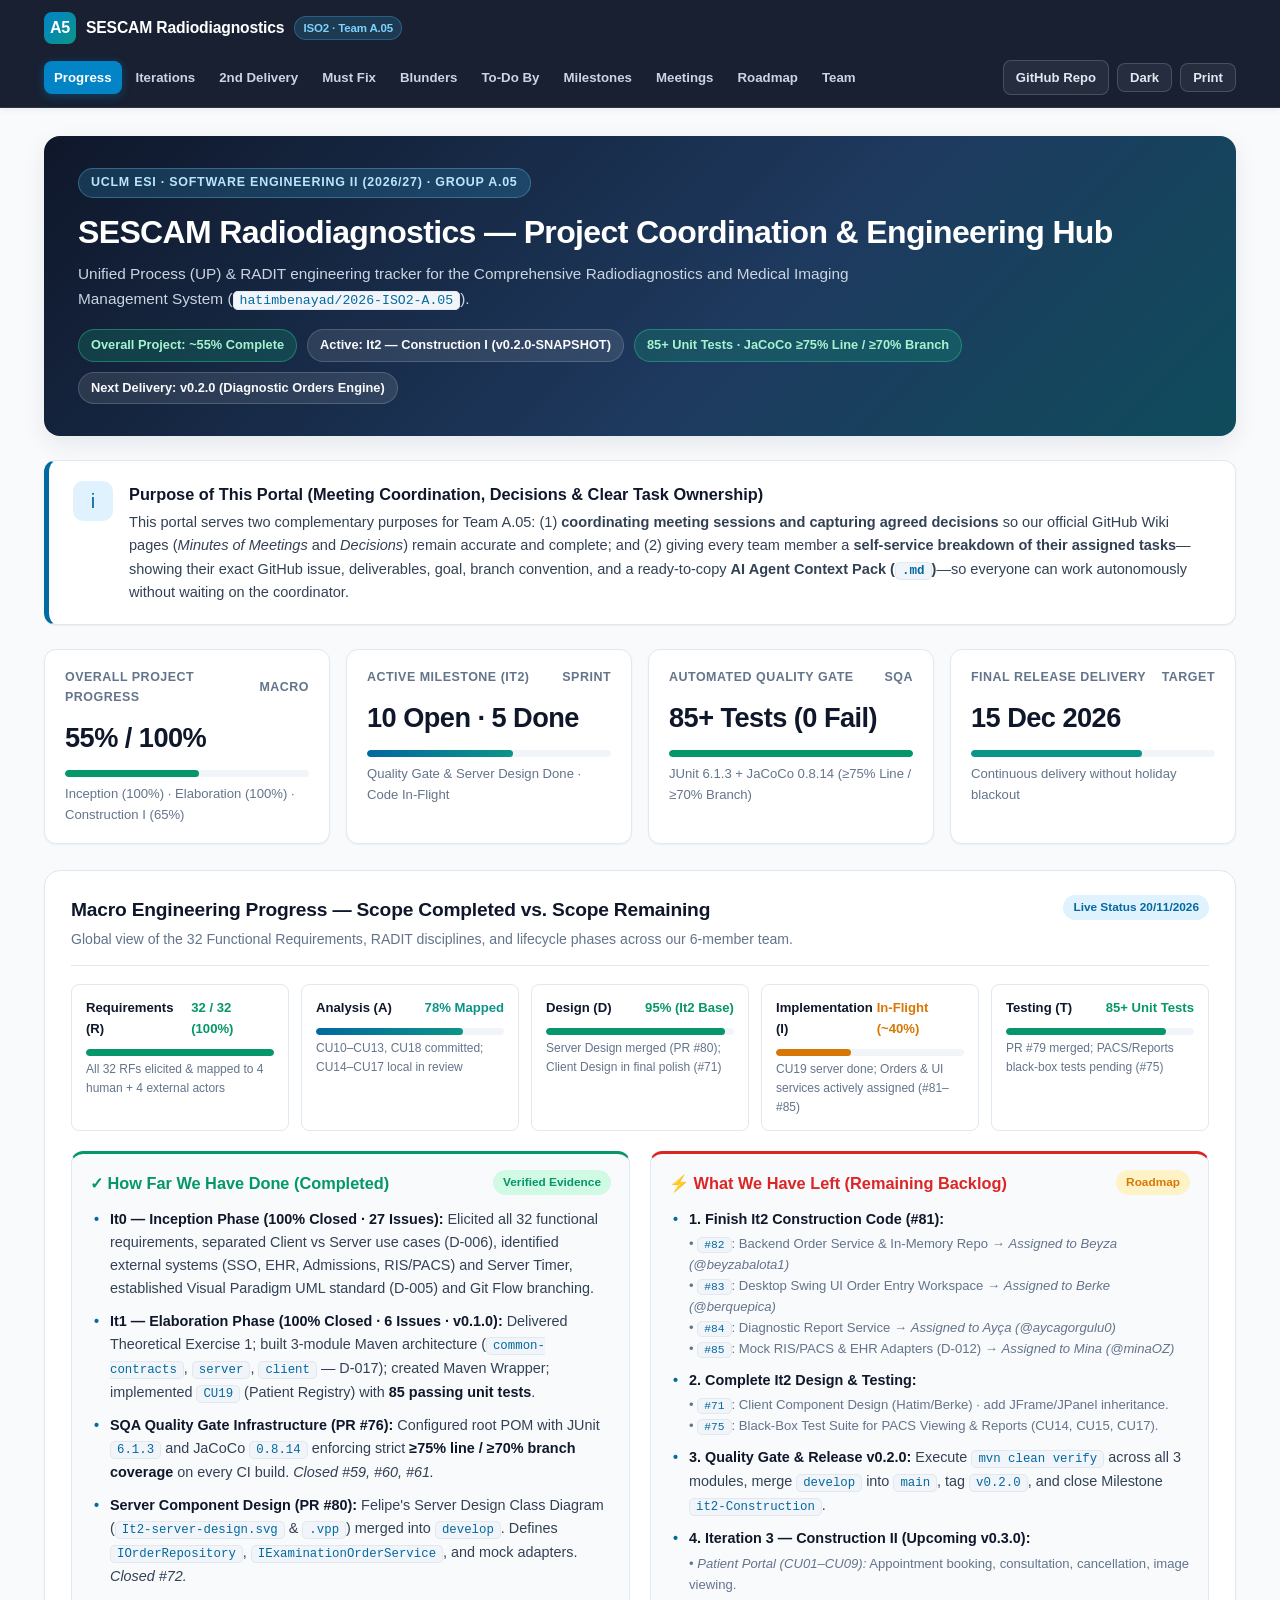
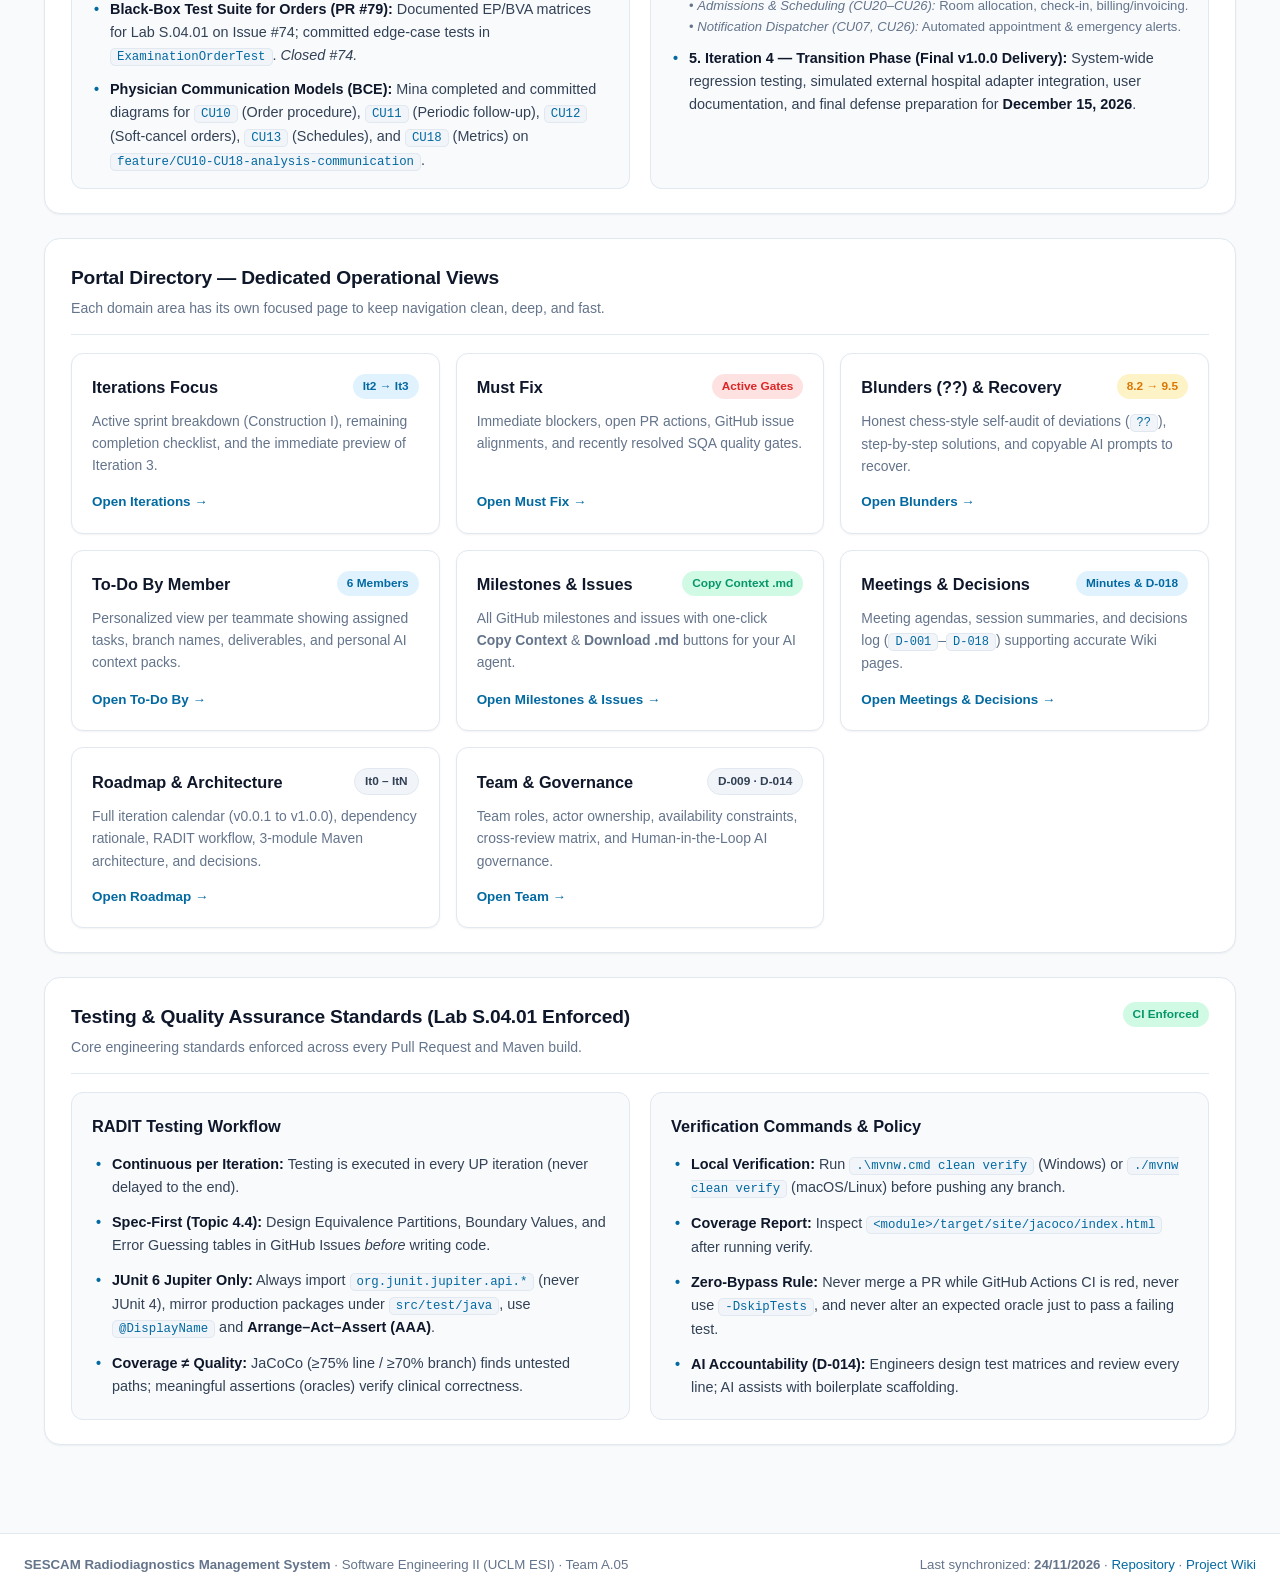
<file: index.html>
<!DOCTYPE html>
<html lang="en">
<head>
  <meta charset="UTF-8">
  <meta name="viewport" content="width=device-width, initial-scale=1.0">
  <title>Progress &amp; Engineering Hub · SESCAM Radiodiagnostics (ISO2 Team A.05)</title>
  <link rel="stylesheet" href="style.css?v=4">
</head>
<body data-page="progress">
  <div id="site-navbar"></div>

  <main class="container">
    <!-- Hero Header -->
    <header class="page-hero">
      <div class="hero-eyebrow">UCLM ESI · Software Engineering II (2026/27) · Group A.05</div>
      <h1>SESCAM Radiodiagnostics — Project Coordination &amp; Engineering Hub</h1>
      <p>
        Unified Process (UP) &amp; RADIT engineering tracker for the Comprehensive Radiodiagnostics and Medical Imaging Management System (<code>hatimbenayad/2026-ISO2-A.05</code>).
      </p>
      <div class="hero-meta">
        <span class="meta-pill green">Overall Project: ~55% Complete</span>
        <span class="meta-pill">Active: It2 — Construction I (v0.2.0-SNAPSHOT)</span>
        <span class="meta-pill green">85+ Unit Tests · JaCoCo &ge;75% Line / &ge;70% Branch</span>
        <span class="meta-pill">Next Delivery: v0.2.0 (Diagnostic Orders Engine)</span>
      </div>
    </header>

    <!-- Clear Purpose Statement (Teammates & Professor) -->
    <section class="purpose-banner" aria-label="Purpose of this portal">
      <div class="purpose-icon">i</div>
      <div>
        <h2>Purpose of This Portal (Meeting Coordination, Decisions &amp; Clear Task Ownership)</h2>
        <p>
          This portal serves two complementary purposes for Team A.05: (1) <strong>coordinating meeting sessions and capturing agreed decisions</strong> so our official GitHub Wiki pages (<em>Minutes of Meetings</em> and <em>Decisions</em>) remain accurate and complete; and (2) giving every team member a <strong>self-service breakdown of their assigned tasks</strong>—showing their exact GitHub issue, deliverables, goal, branch convention, and a ready-to-copy <strong>AI Agent Context Pack (<code>.md</code>)</strong>—so everyone can work autonomously without waiting on the coordinator.
        </p>
      </div>
    </section>

    <!-- Executive KPI Summary -->
    <section class="kpi-grid" aria-label="Key project metrics">
      <div class="kpi-card">
        <div class="kpi-label"><span>Overall Project Progress</span><span>Macro</span></div>
        <div class="kpi-value">55% / 100%</div>
        <div class="progress-bar"><div class="progress-fill green" style="width: 55%"></div></div>
        <div class="kpi-sub">Inception (100%) · Elaboration (100%) · Construction I (65%)</div>
      </div>
      <div class="kpi-card">
        <div class="kpi-label"><span>Active Milestone (It2)</span><span>Sprint</span></div>
        <div class="kpi-value">10 Open · 5 Done</div>
        <div class="progress-bar"><div class="progress-fill" style="width: 60%"></div></div>
        <div class="kpi-sub">Quality Gate &amp; Server Design Done · Code In-Flight</div>
      </div>
      <div class="kpi-card">
        <div class="kpi-label"><span>Automated Quality Gate</span><span>SQA</span></div>
        <div class="kpi-value">85+ Tests (0 Fail)</div>
        <div class="progress-bar"><div class="progress-fill green" style="width: 100%"></div></div>
        <div class="kpi-sub">JUnit 6.1.3 + JaCoCo 0.8.14 (&ge;75% Line / &ge;70% Branch)</div>
      </div>
      <div class="kpi-card">
        <div class="kpi-label"><span>Final Release Delivery</span><span>Target</span></div>
        <div class="kpi-value">15 Dec 2026</div>
        <div class="progress-bar"><div class="progress-fill" style="width: 70%; background: var(--accent);"></div></div>
        <div class="kpi-sub">Continuous delivery without holiday blackout</div>
      </div>
    </section>

    <!-- MACRO SCOPE & PROGRESS GAUGE: HOW FAR WE'VE COME & WHAT'S LEFT -->
    <section class="section-card">
      <div class="section-header">
        <div>
          <h2>Macro Engineering Progress — Scope Completed vs. Scope Remaining</h2>
          <p>Global view of the 32 Functional Requirements, RADIT disciplines, and lifecycle phases across our 6-member team.</p>
        </div>
        <span class="badge badge-progress">Live Status 20/11/2026</span>
      </div>

      <!-- Discipline Progress Meters -->
      <div style="display:grid;grid-template-columns:repeat(auto-fit, minmax(200px, 1fr));gap:12px;margin-bottom:20px;">
        <div style="background:var(--bg-secondary);padding:12px 14px;border-radius:var(--radius-sm);border:1px solid var(--border);">
          <div style="display:flex;justify-content:space-between;font-size:0.82rem;font-weight:600;margin-bottom:6px;">
            <span>Requirements (R)</span>
            <span style="color:var(--success);">32 / 32 (100%)</span>
          </div>
          <div class="progress-bar"><div class="progress-fill green" style="width: 100%"></div></div>
          <div style="font-size:0.75rem;color:var(--text-muted);margin-top:4px;">All 32 RFs elicited &amp; mapped to 4 human + 4 external actors</div>
        </div>

        <div style="background:var(--bg-secondary);padding:12px 14px;border-radius:var(--radius-sm);border:1px solid var(--border);">
          <div style="display:flex;justify-content:space-between;font-size:0.82rem;font-weight:600;margin-bottom:6px;">
            <span>Analysis (A)</span>
            <span style="color:var(--accent);">78% Mapped</span>
          </div>
          <div class="progress-bar"><div class="progress-fill" style="width: 78%"></div></div>
          <div style="font-size:0.75rem;color:var(--text-muted);margin-top:4px;">CU10–CU13, CU18 committed; CU14–CU17 local in review</div>
        </div>

        <div style="background:var(--bg-secondary);padding:12px 14px;border-radius:var(--radius-sm);border:1px solid var(--border);">
          <div style="display:flex;justify-content:space-between;font-size:0.82rem;font-weight:600;margin-bottom:6px;">
            <span>Design (D)</span>
            <span style="color:var(--success);">95% (It2 Base)</span>
          </div>
          <div class="progress-bar"><div class="progress-fill green" style="width: 95%"></div></div>
          <div style="font-size:0.75rem;color:var(--text-muted);margin-top:4px;">Server Design merged (PR #80); Client Design in final polish (#71)</div>
        </div>

        <div style="background:var(--bg-secondary);padding:12px 14px;border-radius:var(--radius-sm);border:1px solid var(--border);">
          <div style="display:flex;justify-content:space-between;font-size:0.82rem;font-weight:600;margin-bottom:6px;">
            <span>Implementation (I)</span>
            <span style="color:var(--warning);">In-Flight (~40%)</span>
          </div>
          <div class="progress-bar"><div class="progress-fill" style="width: 40%; background: var(--warning);"></div></div>
          <div style="font-size:0.75rem;color:var(--text-muted);margin-top:4px;">CU19 server done; Orders &amp; UI services actively assigned (#81–#85)</div>
        </div>

        <div style="background:var(--bg-secondary);padding:12px 14px;border-radius:var(--radius-sm);border:1px solid var(--border);">
          <div style="display:flex;justify-content:space-between;font-size:0.82rem;font-weight:600;margin-bottom:6px;">
            <span>Testing (T)</span>
            <span style="color:var(--success);">85+ Unit Tests</span>
          </div>
          <div class="progress-bar"><div class="progress-fill green" style="width: 85%"></div></div>
          <div style="font-size:0.75rem;color:var(--text-muted);margin-top:4px;">PR #79 merged; PACS/Reports black-box tests pending (#75)</div>
        </div>
      </div>

      <!-- Two-Column Forensic Audit: What We've Done vs What We Have Left -->
      <div class="two-col">
        <!-- Left: Completed Work -->
        <div class="panel success-accent" style="padding:16px 18px;">
          <h3 style="color:var(--success);margin-bottom:12px;display:flex;align-items:center;justify-content:space-between;">
            <span>✓ How Far We Have Done (Completed)</span>
            <span class="badge badge-done">Verified Evidence</span>
          </h3>
          <ul class="clean-list" style="display:flex;flex-direction:column;gap:10px;font-size:0.88rem;color:var(--text-secondary);">
            <li>
              <strong>It0 — Inception Phase (100% Closed · 27 Issues):</strong>
              Elicited all 32 functional requirements, separated Client vs Server use cases (D-006), identified external systems (SSO, EHR, Admissions, RIS/PACS) and Server Timer, established Visual Paradigm UML standard (D-005) and Git Flow branching.
            </li>
            <li>
              <strong>It1 — Elaboration Phase (100% Closed · 6 Issues · v0.1.0):</strong>
              Delivered Theoretical Exercise 1; built 3-module Maven architecture (<code>common-contracts</code>, <code>server</code>, <code>client</code> — D-017); created Maven Wrapper; implemented <code>CU19</code> (Patient Registry) with <strong>85 passing unit tests</strong>.
            </li>
            <li>
              <strong>SQA Quality Gate Infrastructure (PR #76):</strong>
              Configured root POM with JUnit <code>6.1.3</code> and JaCoCo <code>0.8.14</code> enforcing strict <strong>&ge;75% line / &ge;70% branch coverage</strong> on every CI build. <em>Closed #59, #60, #61.</em>
            </li>
            <li>
              <strong>Server Component Design (PR #80):</strong>
              Felipe's Server Design Class Diagram (<code>It2-server-design.svg</code> &amp; <code>.vpp</code>) merged into <code>develop</code>. Defines <code>IOrderRepository</code>, <code>IExaminationOrderService</code>, and mock adapters. <em>Closed #72.</em>
            </li>
            <li>
              <strong>Black-Box Test Suite for Orders (PR #79):</strong>
              Documented EP/BVA matrices for Lab S.04.01 on Issue #74; committed edge-case tests in <code>ExaminationOrderTest</code>. <em>Closed #74.</em>
            </li>
            <li>
              <strong>Physician Communication Models (BCE):</strong>
              Mina completed and committed diagrams for <code>CU10</code> (Order procedure), <code>CU11</code> (Periodic follow-up), <code>CU12</code> (Soft-cancel orders), <code>CU13</code> (Schedules), and <code>CU18</code> (Metrics) on <code>feature/CU10-CU18-analysis-communication</code>.
            </li>
          </ul>
        </div>

        <!-- Right: What is Left to Do -->
        <div class="panel danger-accent" style="padding:16px 18px;">
          <h3 style="color:var(--danger);margin-bottom:12px;display:flex;align-items:center;justify-content:space-between;">
            <span>⚡ What We Have Left (Remaining Backlog)</span>
            <span class="badge badge-open">Roadmap</span>
          </h3>
          <ul class="clean-list" style="display:flex;flex-direction:column;gap:10px;font-size:0.88rem;color:var(--text-secondary);">
            <li>
              <strong>1. Finish It2 Construction Code (#81):</strong>
              <div style="font-size:0.82rem;color:var(--text-muted);margin-top:2px;">
                &bull; <code>#82</code>: Backend Order Service &amp; In-Memory Repo &rarr; <em>Assigned to Beyza (@beyzabalota1)</em><br>
                &bull; <code>#83</code>: Desktop Swing UI Order Entry Workspace &rarr; <em>Assigned to Berke (@berquepica)</em><br>
                &bull; <code>#84</code>: Diagnostic Report Service &rarr; <em>Assigned to Ay&ccedil;a (@aycagorgulu0)</em><br>
                &bull; <code>#85</code>: Mock RIS/PACS &amp; EHR Adapters (D-012) &rarr; <em>Assigned to Mina (@minaOZ)</em>
              </div>
            </li>
            <li>
              <strong>2. Complete It2 Design &amp; Testing:</strong>
              <div style="font-size:0.82rem;color:var(--text-muted);margin-top:2px;">
                &bull; <code>#71</code>: Client Component Design (Hatim/Berke) &middot; add JFrame/JPanel inheritance.<br>
                &bull; <code>#75</code>: Black-Box Test Suite for PACS Viewing &amp; Reports (CU14, CU15, CU17).
              </div>
            </li>
            <li>
              <strong>3. Quality Gate &amp; Release v0.2.0:</strong>
              Execute <code>mvn clean verify</code> across all 3 modules, merge <code>develop</code> into <code>main</code>, tag <code>v0.2.0</code>, and close Milestone <code>it2-Construction</code>.
            </li>
            <li>
              <strong>4. Iteration 3 — Construction II (Upcoming v0.3.0):</strong>
              <div style="font-size:0.82rem;color:var(--text-muted);margin-top:2px;">
                &bull; <em>Patient Portal (CU01–CU09):</em> Appointment booking, consultation, cancellation, image viewing.<br>
                &bull; <em>Admissions &amp; Scheduling (CU20–CU26):</em> Room allocation, check-in, billing/invoicing.<br>
                &bull; <em>Notification Dispatcher (CU07, CU26):</em> Automated appointment &amp; emergency alerts.
              </div>
            </li>
            <li>
              <strong>5. Iteration 4 — Transition Phase (Final v1.0.0 Delivery):</strong>
              System-wide regression testing, simulated external hospital adapter integration, user documentation, and final defense preparation for <strong>December 15, 2026</strong>.
            </li>
          </ul>
        </div>
      </div>
    </section>

    <!-- Dedicated Section Pages Directory -->
    <section class="section-card">
      <div class="section-header">
        <div>
          <h2>Portal Directory — Dedicated Operational Views</h2>
          <p>Each domain area has its own focused page to keep navigation clean, deep, and fast.</p>
        </div>
      </div>
      <div class="hub-grid" style="margin-bottom:0;">
        <a class="hub-card" href="iterations.html">
          <div>
            <div class="hub-card-top">
              <h3>Iterations Focus</h3>
              <span class="badge badge-progress">It2 &rarr; It3</span>
            </div>
            <p>Active sprint breakdown (Construction I), remaining completion checklist, and the immediate preview of Iteration 3.</p>
          </div>
          <span class="hub-card-link">Open Iterations &rarr;</span>
        </a>

        <a class="hub-card" href="must-fix.html">
          <div>
            <div class="hub-card-top">
              <h3>Must Fix</h3>
              <span class="badge badge-critical">Active Gates</span>
            </div>
            <p>Immediate blockers, open PR actions, GitHub issue alignments, and recently resolved SQA quality gates.</p>
          </div>
          <span class="hub-card-link">Open Must Fix &rarr;</span>
        </a>

        <a class="hub-card" href="blunders.html">
          <div>
            <div class="hub-card-top">
              <h3>Blunders (??) &amp; Recovery</h3>
              <span class="badge badge-open">8.2 &rarr; 9.5</span>
            </div>
            <p>Honest chess-style self-audit of deviations (<code>??</code>), step-by-step solutions, and copyable AI prompts to recover.</p>
          </div>
          <span class="hub-card-link">Open Blunders &rarr;</span>
        </a>

        <a class="hub-card" href="todo-by.html">
          <div>
            <div class="hub-card-top">
              <h3>To-Do By Member</h3>
              <span class="badge badge-progress">6 Members</span>
            </div>
            <p>Personalized view per teammate showing assigned tasks, branch names, deliverables, and personal AI context packs.</p>
          </div>
          <span class="hub-card-link">Open To-Do By &rarr;</span>
        </a>

        <a class="hub-card" href="milestones.html">
          <div>
            <div class="hub-card-top">
              <h3>Milestones &amp; Issues</h3>
              <span class="badge badge-done">Copy Context .md</span>
            </div>
            <p>All GitHub milestones and issues with one-click <strong>Copy Context</strong> &amp; <strong>Download .md</strong> buttons for your AI agent.</p>
          </div>
          <span class="hub-card-link">Open Milestones &amp; Issues &rarr;</span>
        </a>

        <a class="hub-card" href="meetings.html">
          <div>
            <div class="hub-card-top">
              <h3>Meetings &amp; Decisions</h3>
              <span class="badge badge-progress">Minutes &amp; D-018</span>
            </div>
            <p>Meeting agendas, session summaries, and decisions log (<code>D-001</code>&ndash;<code>D-018</code>) supporting accurate Wiki pages.</p>
          </div>
          <span class="hub-card-link">Open Meetings &amp; Decisions &rarr;</span>
        </a>

        <a class="hub-card" href="roadmap.html">
          <div>
            <div class="hub-card-top">
              <h3>Roadmap &amp; Architecture</h3>
              <span class="badge badge-neutral">It0 &ndash; ItN</span>
            </div>
            <p>Full iteration calendar (v0.0.1 to v1.0.0), dependency rationale, RADIT workflow, 3-module Maven architecture, and decisions.</p>
          </div>
          <span class="hub-card-link">Open Roadmap &rarr;</span>
        </a>

        <a class="hub-card" href="team.html">
          <div>
            <div class="hub-card-top">
              <h3>Team &amp; Governance</h3>
              <span class="badge badge-neutral">D-009 · D-014</span>
            </div>
            <p>Team roles, actor ownership, availability constraints, cross-review matrix, and Human-in-the-Loop AI governance.</p>
          </div>
          <span class="hub-card-link">Open Team &rarr;</span>
        </a>
      </div>
    </section>

    <!-- Lab S.04.01 Testing & Quality Gate Reference -->
    <section class="section-card">
      <div class="section-header">
        <div>
          <h2>Testing &amp; Quality Assurance Standards (Lab S.04.01 Enforced)</h2>
          <p>Core engineering standards enforced across every Pull Request and Maven build.</p>
        </div>
        <span class="badge badge-done">CI Enforced</span>
      </div>
      <div class="two-col">
        <div class="panel">
          <h3>RADIT Testing Workflow</h3>
          <ul class="clean-list">
            <li><strong>Continuous per Iteration:</strong> Testing is executed in every UP iteration (never delayed to the end).</li>
            <li><strong>Spec-First (Topic 4.4):</strong> Design Equivalence Partitions, Boundary Values, and Error Guessing tables in GitHub Issues <em>before</em> writing code.</li>
            <li><strong>JUnit 6 Jupiter Only:</strong> Always import <code>org.junit.jupiter.api.*</code> (never JUnit 4), mirror production packages under <code>src/test/java</code>, use <code>@DisplayName</code> and <strong>Arrange–Act–Assert (AAA)</strong>.</li>
            <li><strong>Coverage &ne; Quality:</strong> JaCoCo (&ge;75% line / &ge;70% branch) finds untested paths; meaningful assertions (oracles) verify clinical correctness.</li>
          </ul>
        </div>
        <div class="panel">
          <h3>Verification Commands &amp; Policy</h3>
          <ul class="clean-list">
            <li><strong>Local Verification:</strong> Run <code>.\mvnw.cmd clean verify</code> (Windows) or <code>./mvnw clean verify</code> (macOS/Linux) before pushing any branch.</li>
            <li><strong>Coverage Report:</strong> Inspect <code>&lt;module&gt;/target/site/jacoco/index.html</code> after running verify.</li>
            <li><strong>Zero-Bypass Rule:</strong> Never merge a PR while GitHub Actions CI is red, never use <code>-DskipTests</code>, and never alter an expected oracle just to pass a failing test.</li>
            <li><strong>AI Accountability (D-014):</strong> Engineers design test matrices and review every line; AI assists with boilerplate scaffolding.</li>
          </ul>
        </div>
      </div>
    </section>
  </main>

  <div id="site-footer"></div>
  <script src="data.js?v=4"></script>
  <script src="app.js?v=4"></script>
</body>
</html>
</file>
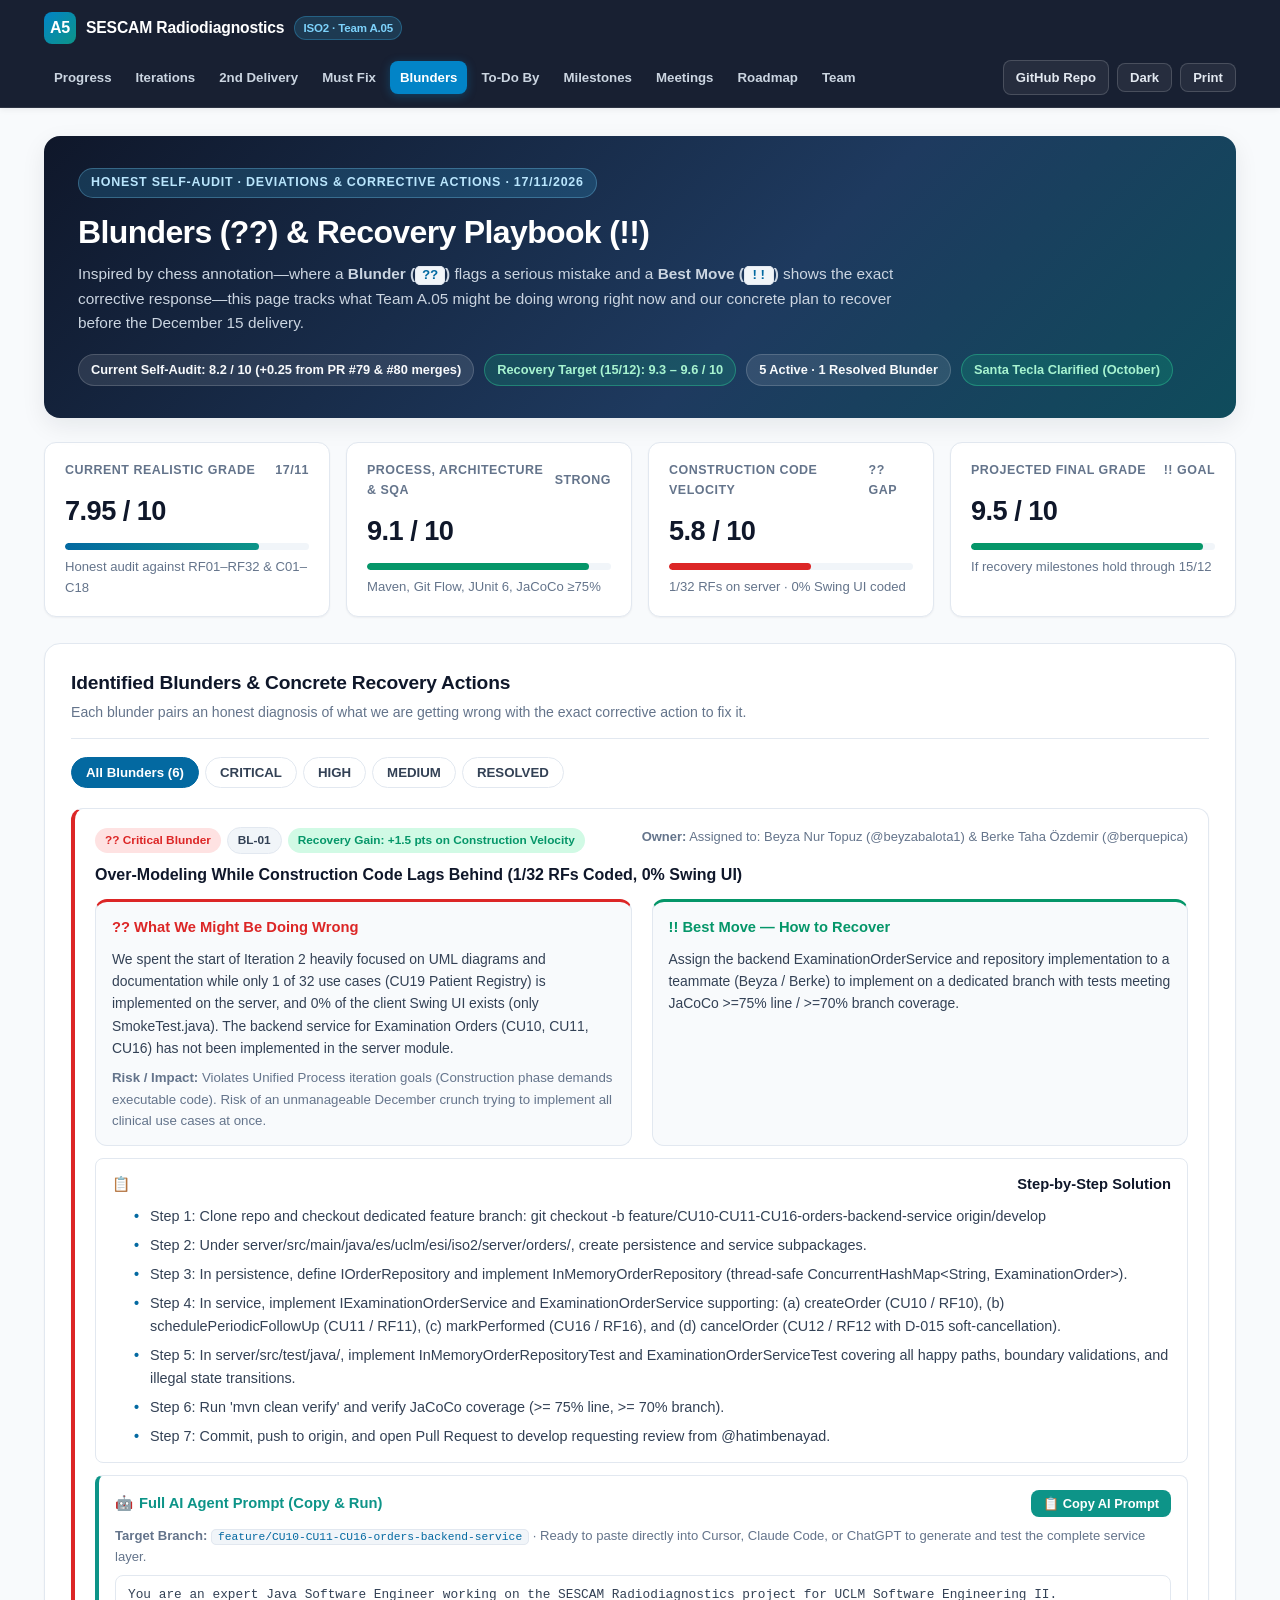
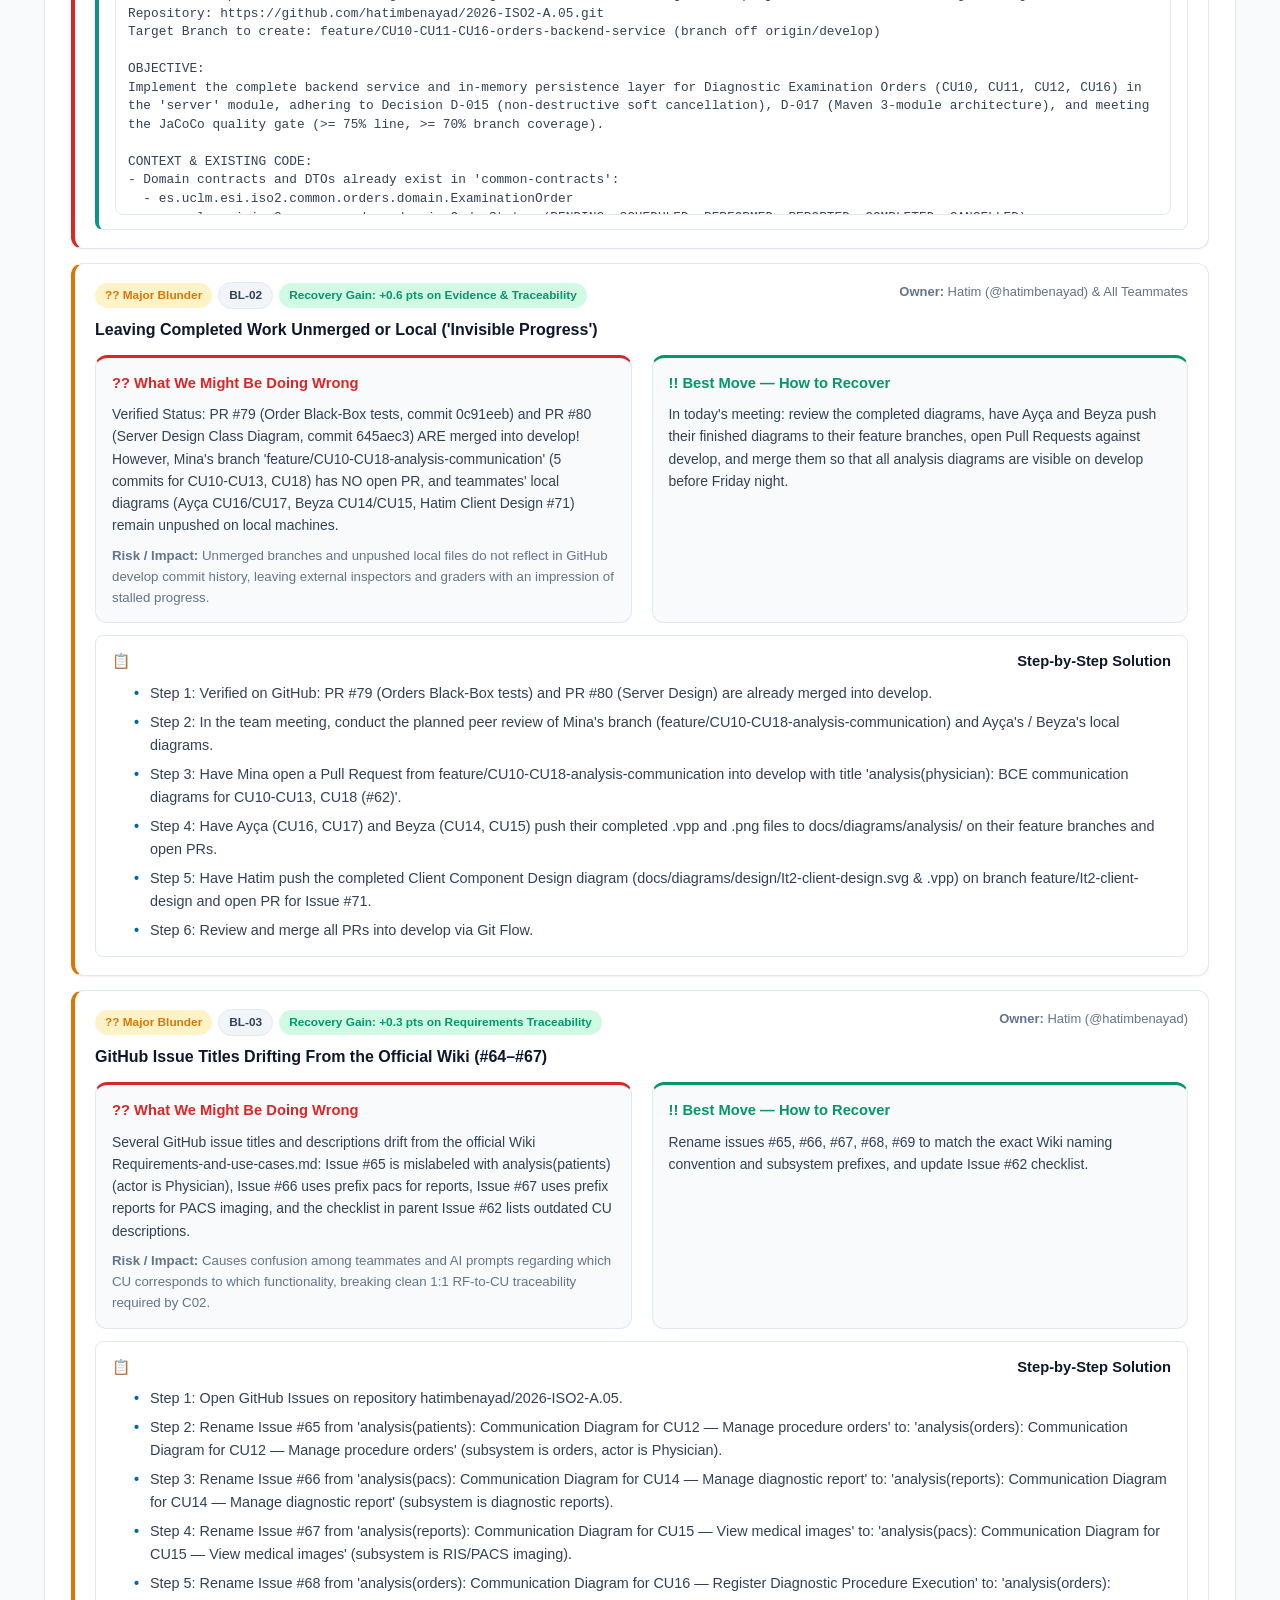
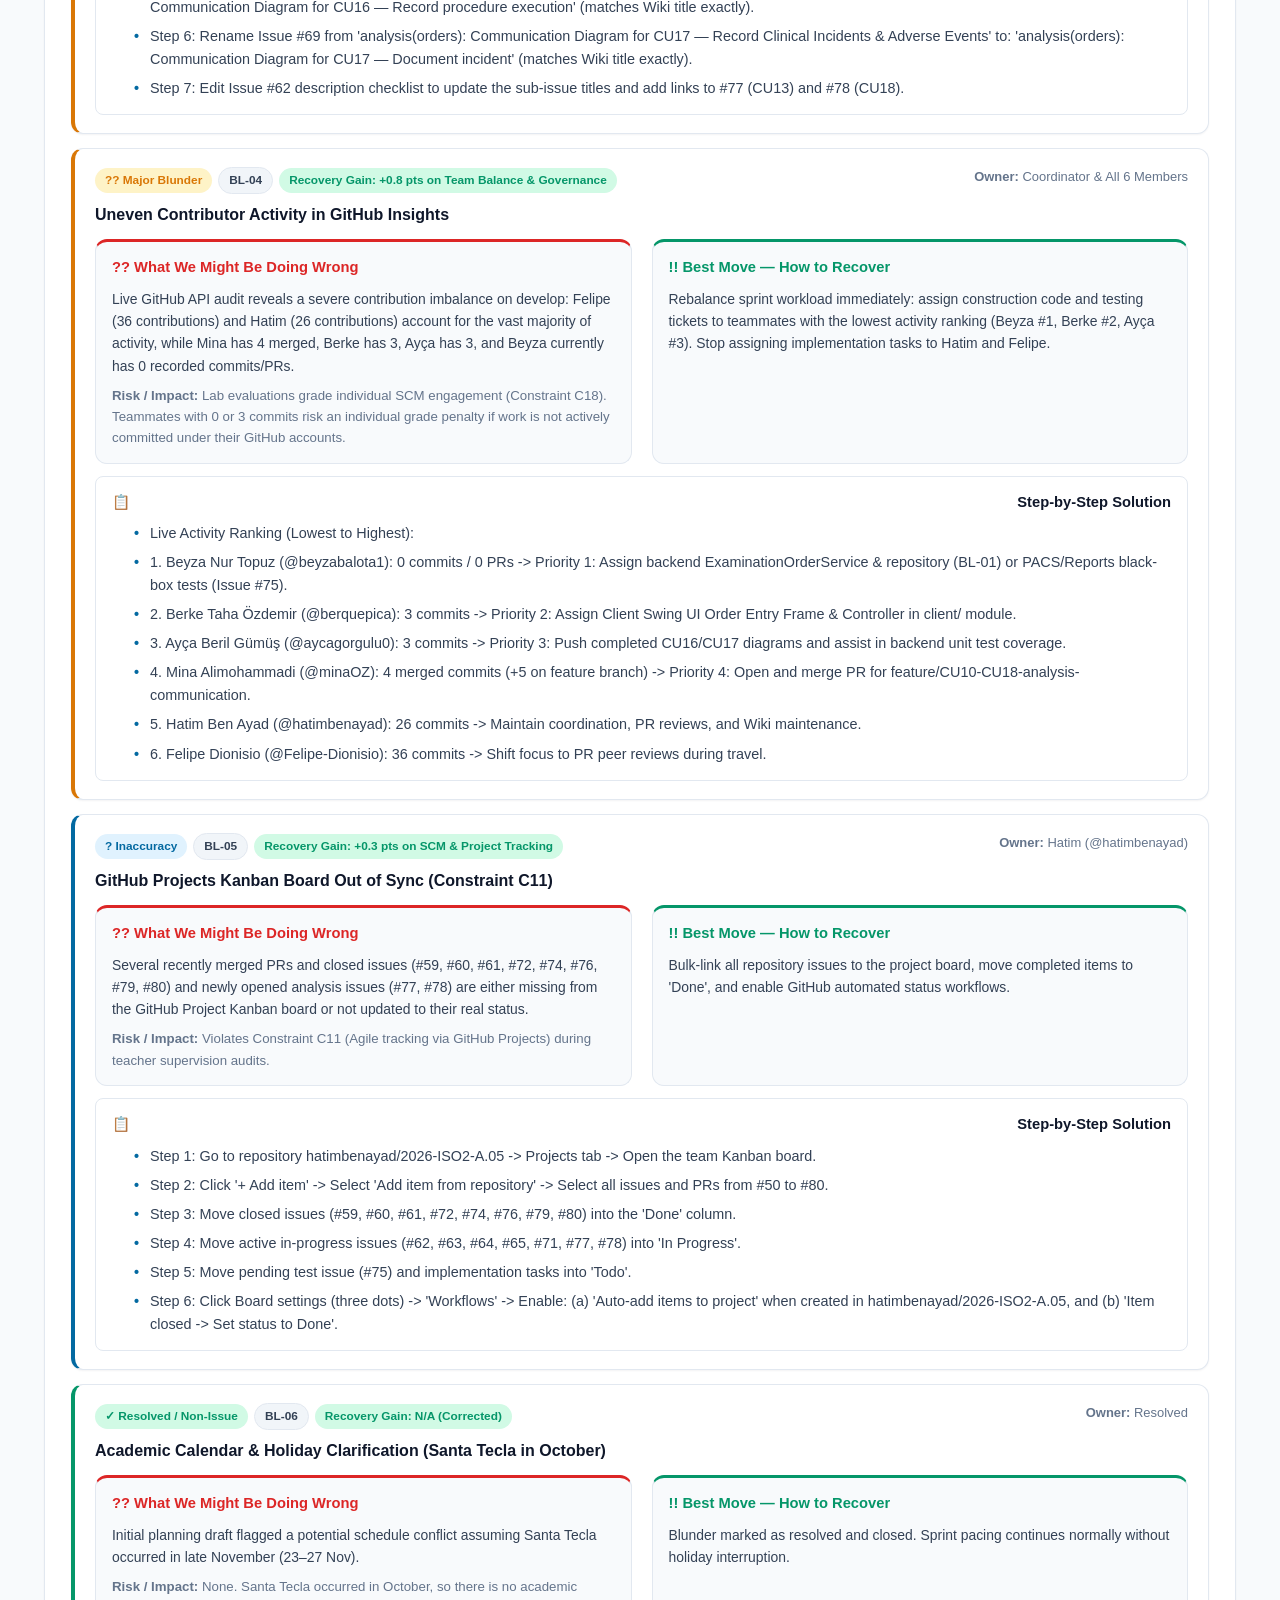
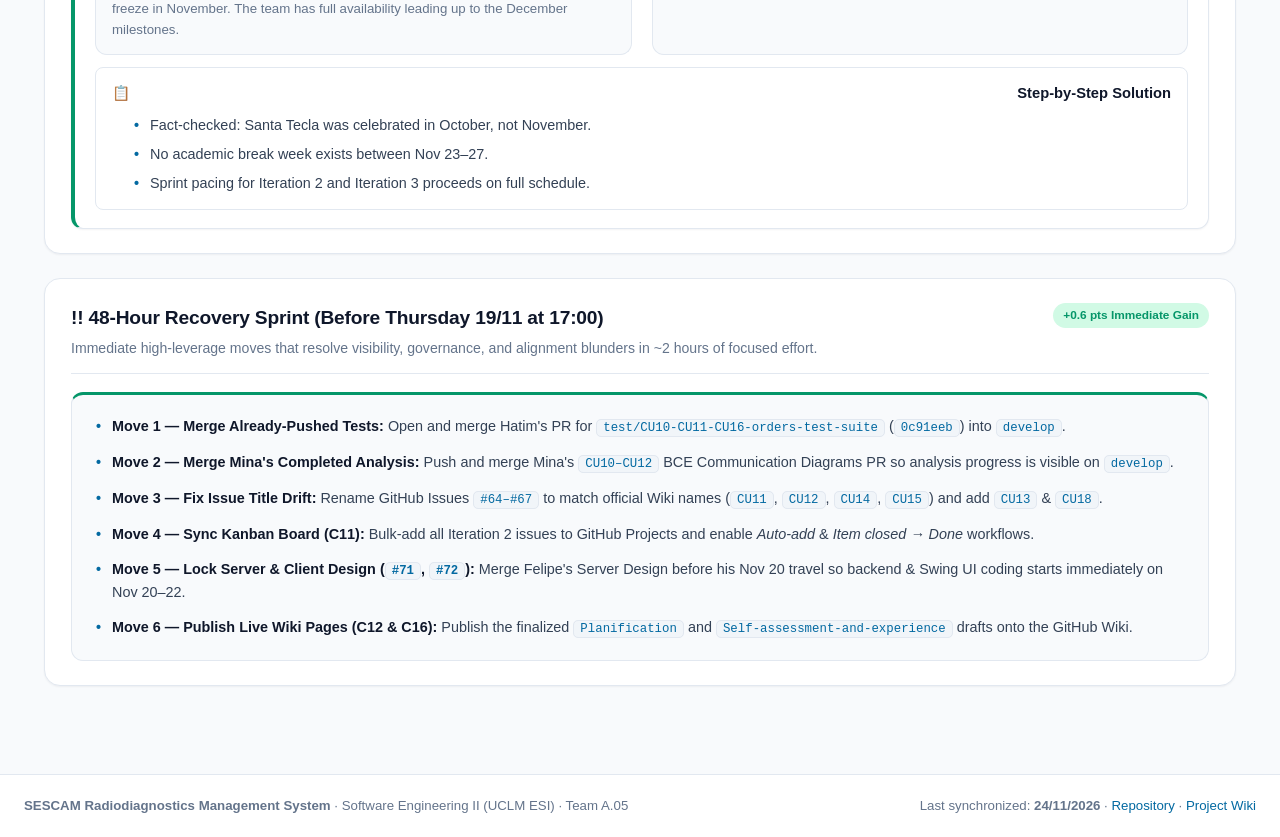
<file: blunders.html>
<!DOCTYPE html>
<html lang="en">
<head>
  <meta charset="UTF-8">
  <meta name="viewport" content="width=device-width, initial-scale=1.0">
  <title>Blunders &amp; Recovery · SESCAM Radiodiagnostics (ISO2 Team A.05)</title>
  <link rel="stylesheet" href="style.css?v=4">
</head>
<body data-page="blunders">
  <div id="site-navbar"></div>

  <main class="container">
    <header class="page-hero">
      <div class="hero-eyebrow">Honest Self-Audit · Deviations &amp; Corrective Actions · 17/11/2026</div>
      <h1>Blunders (??) &amp; Recovery Playbook (!!)</h1>
      <p>
        Inspired by chess annotation—where a <strong>Blunder (<code>??</code>)</strong> flags a serious mistake and a <strong>Best Move (<code>!!</code>)</strong> shows the exact corrective response—this page tracks what Team A.05 might be doing wrong right now and our concrete plan to recover before the December 15 delivery.
      </p>
      <div class="hero-meta">
        <span class="meta-pill">Current Self-Audit: 8.2 / 10 (+0.25 from PR #79 &amp; #80 merges)</span>
        <span class="meta-pill green">Recovery Target (15/12): 9.3 &ndash; 9.6 / 10</span>
        <span class="meta-pill">5 Active &middot; 1 Resolved Blunder</span>
        <span class="meta-pill green">Santa Tecla Clarified (October)</span>
      </div>
    </header>

    <!-- Honest Grade Breakdown KPIs -->
    <section class="kpi-grid" aria-label="Self-audit grade summary">
      <div class="kpi-card">
        <div class="kpi-label"><span>Current Realistic Grade</span><span>17/11</span></div>
        <div class="kpi-value">7.95 / 10</div>
        <div class="progress-bar"><div class="progress-fill" style="width: 79.5%"></div></div>
        <div class="kpi-sub">Honest audit against RF01–RF32 &amp; C01–C18</div>
      </div>
      <div class="kpi-card">
        <div class="kpi-label"><span>Process, Architecture &amp; SQA</span><span>Strong</span></div>
        <div class="kpi-value">9.1 / 10</div>
        <div class="progress-bar"><div class="progress-fill green" style="width: 91%"></div></div>
        <div class="kpi-sub">Maven, Git Flow, JUnit 6, JaCoCo &ge;75%</div>
      </div>
      <div class="kpi-card">
        <div class="kpi-label"><span>Construction Code Velocity</span><span>?? Gap</span></div>
        <div class="kpi-value">5.8 / 10</div>
        <div class="progress-bar"><div class="progress-fill" style="width: 58%; background: var(--danger);"></div></div>
        <div class="kpi-sub">1/32 RFs on server · 0% Swing UI coded</div>
      </div>
      <div class="kpi-card">
        <div class="kpi-label"><span>Projected Final Grade</span><span>!! Goal</span></div>
        <div class="kpi-value">9.5 / 10</div>
        <div class="progress-bar"><div class="progress-fill green" style="width: 95%"></div></div>
        <div class="kpi-sub">If recovery milestones hold through 15/12</div>
      </div>
    </section>

    <!-- Blunders & Recovery Cards -->
    <section class="section-card">
      <div class="section-header">
        <div>
          <h2>Identified Blunders &amp; Concrete Recovery Actions</h2>
          <p>Each blunder pairs an honest diagnosis of what we are getting wrong with the exact corrective action to fix it.</p>
        </div>
      </div>

      <div class="toolbar">
        <div id="blunder-filters" class="filter-group"></div>
      </div>

      <div id="blunders-list" class="issue-list"></div>
    </section>

    <!-- 48-Hour Quick-Win Recovery Plan -->
    <section class="section-card">
      <div class="section-header">
        <div>
          <h2>!! 48-Hour Recovery Sprint (Before Thursday 19/11 at 17:00)</h2>
          <p>Immediate high-leverage moves that resolve visibility, governance, and alignment blunders in ~2 hours of focused effort.</p>
        </div>
        <span class="badge badge-done">+0.6 pts Immediate Gain</span>
      </div>
      <div class="panel success-accent">
        <ul class="clean-list">
          <li><strong>Move 1 — Merge Already-Pushed Tests:</strong> Open and merge Hatim's PR for <code>test/CU10-CU11-CU16-orders-test-suite</code> (<code>0c91eeb</code>) into <code>develop</code>.</li>
          <li><strong>Move 2 — Merge Mina's Completed Analysis:</strong> Push and merge Mina's <code>CU10–CU12</code> BCE Communication Diagrams PR so analysis progress is visible on <code>develop</code>.</li>
          <li><strong>Move 3 — Fix Issue Title Drift:</strong> Rename GitHub Issues <code>#64–#67</code> to match official Wiki names (<code>CU11</code>, <code>CU12</code>, <code>CU14</code>, <code>CU15</code>) and add <code>CU13</code> &amp; <code>CU18</code>.</li>
          <li><strong>Move 4 — Sync Kanban Board (C11):</strong> Bulk-add all Iteration 2 issues to GitHub Projects and enable <em>Auto-add</em> &amp; <em>Item closed &rarr; Done</em> workflows.</li>
          <li><strong>Move 5 — Lock Server &amp; Client Design (<code>#71</code>, <code>#72</code>):</strong> Merge Felipe's Server Design before his Nov 20 travel so backend &amp; Swing UI coding starts immediately on Nov 20–22.</li>
          <li><strong>Move 6 — Publish Live Wiki Pages (C12 &amp; C16):</strong> Publish the finalized <code>Planification</code> and <code>Self-assessment-and-experience</code> drafts onto the GitHub Wiki.</li>
        </ul>
      </div>
    </section>
  </main>

  <div id="site-footer"></div>
  <script src="data.js?v=4"></script>
  <script src="app.js?v=4"></script>
</body>
</html>
</file>
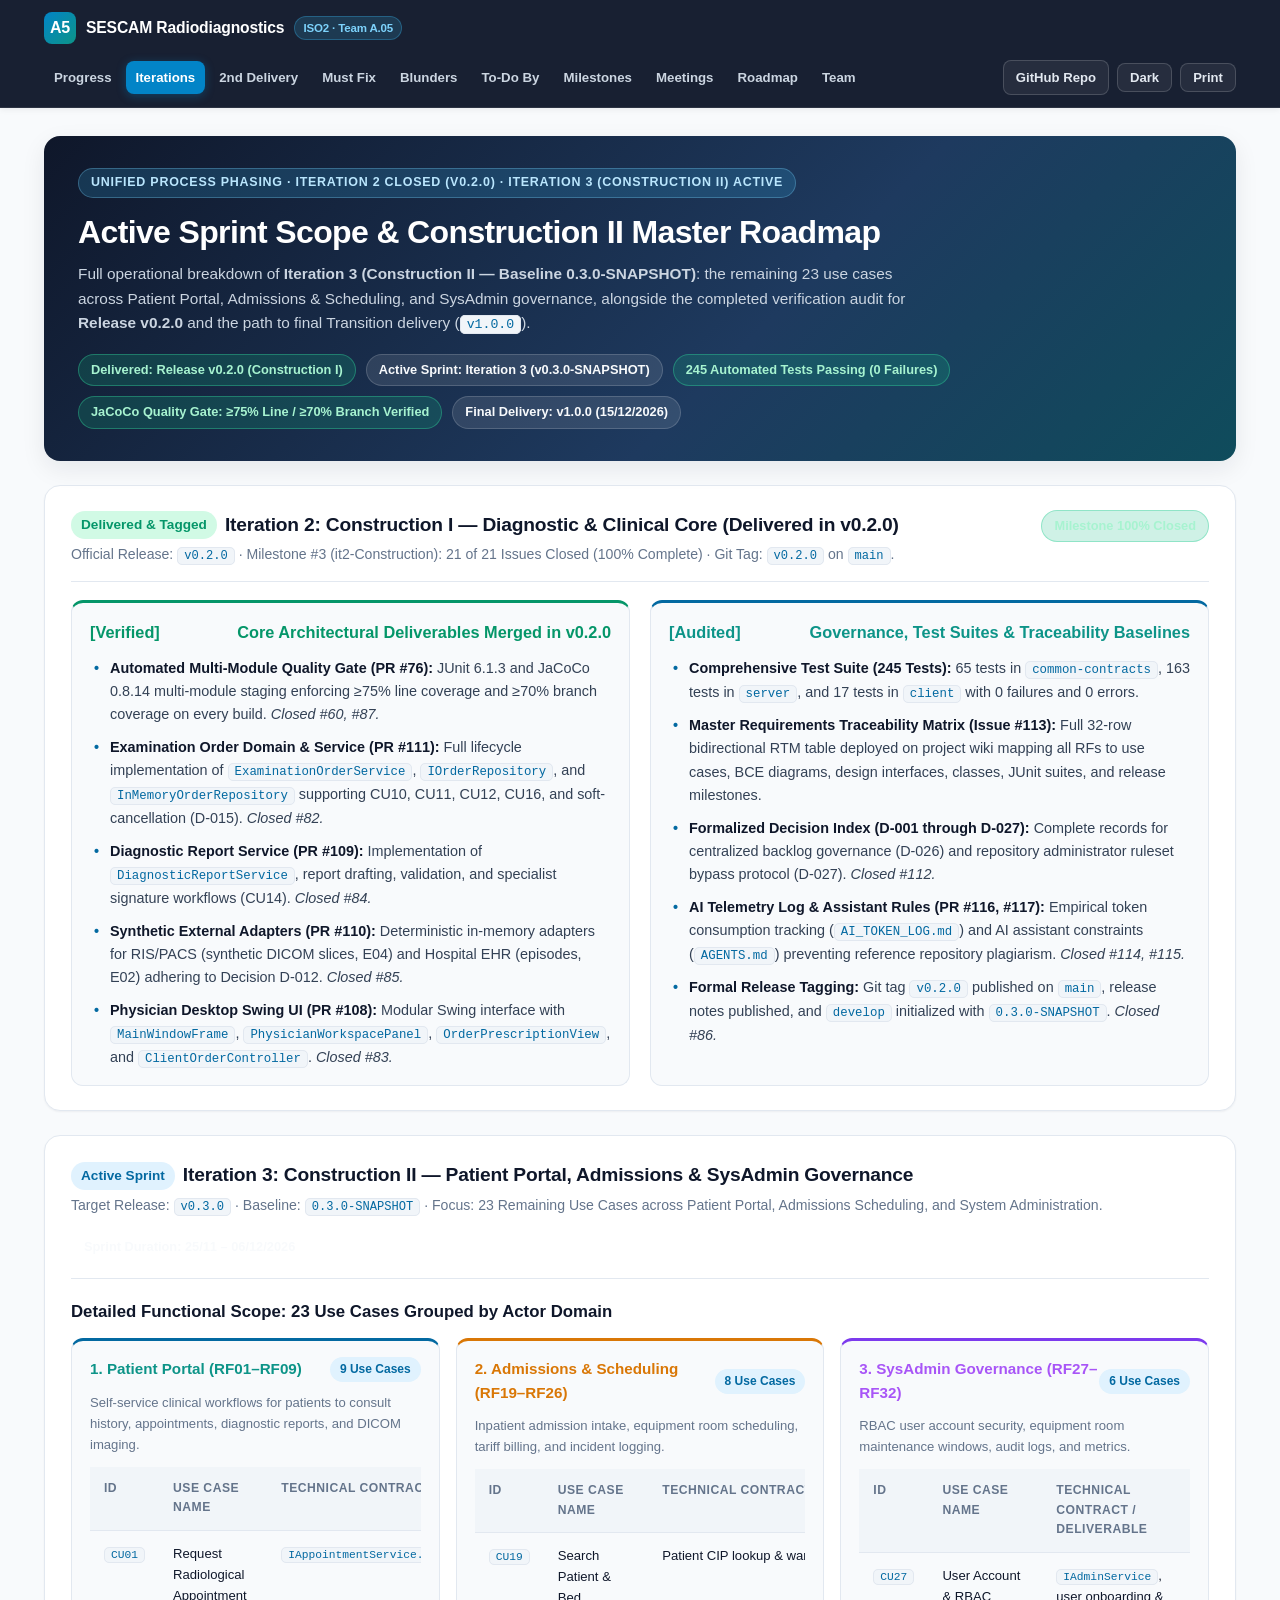
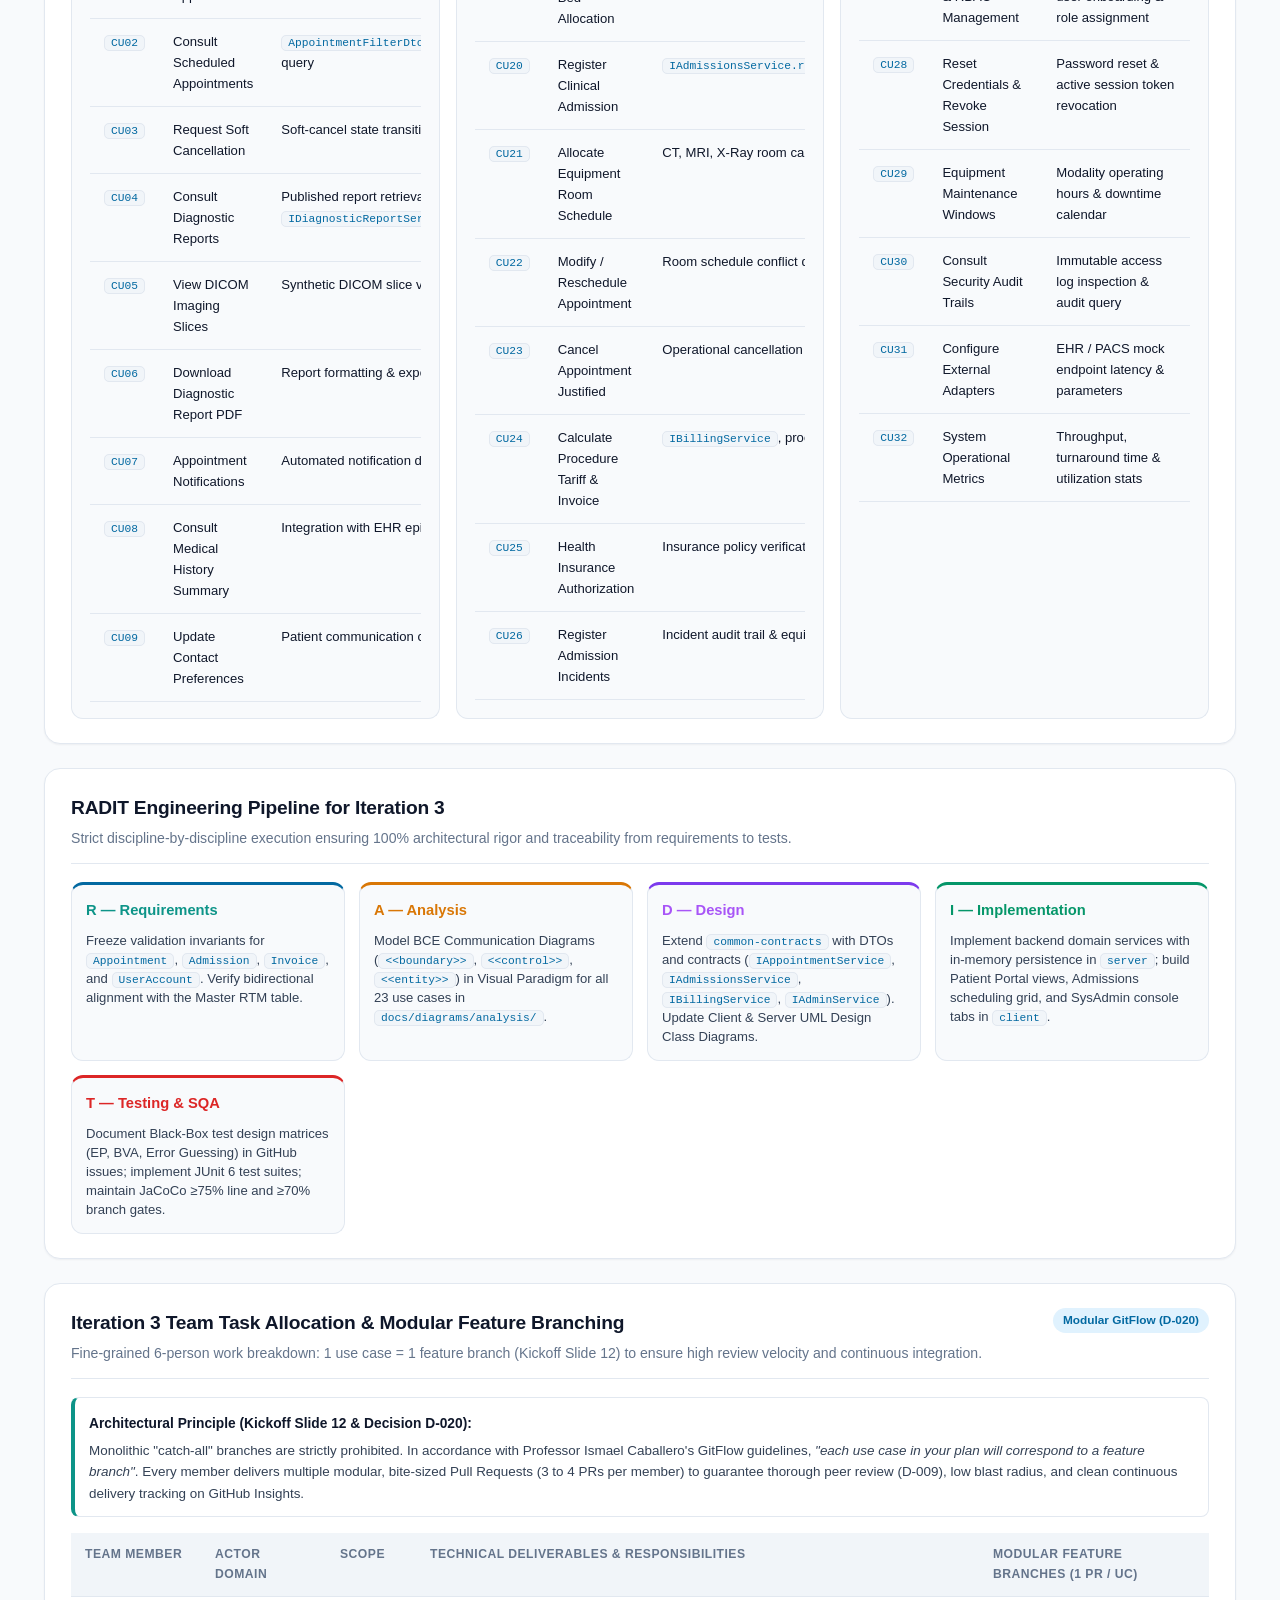
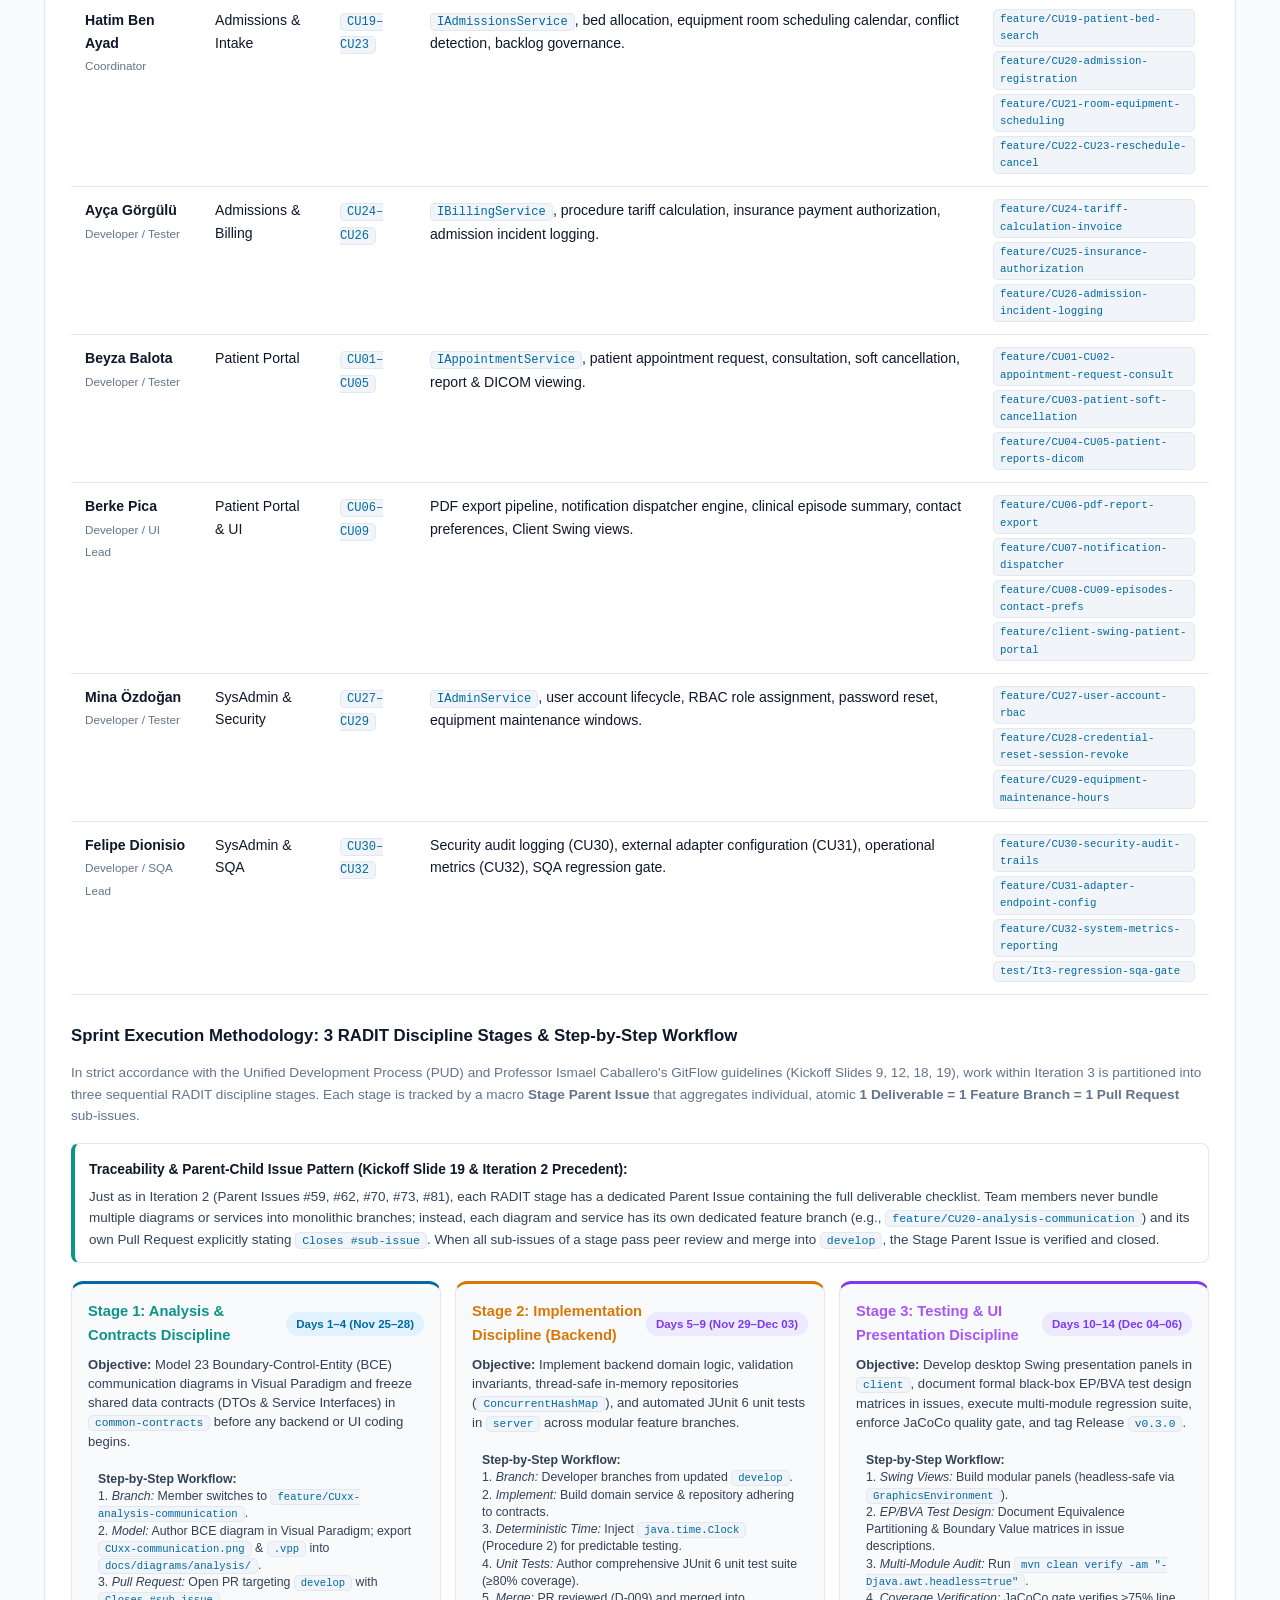
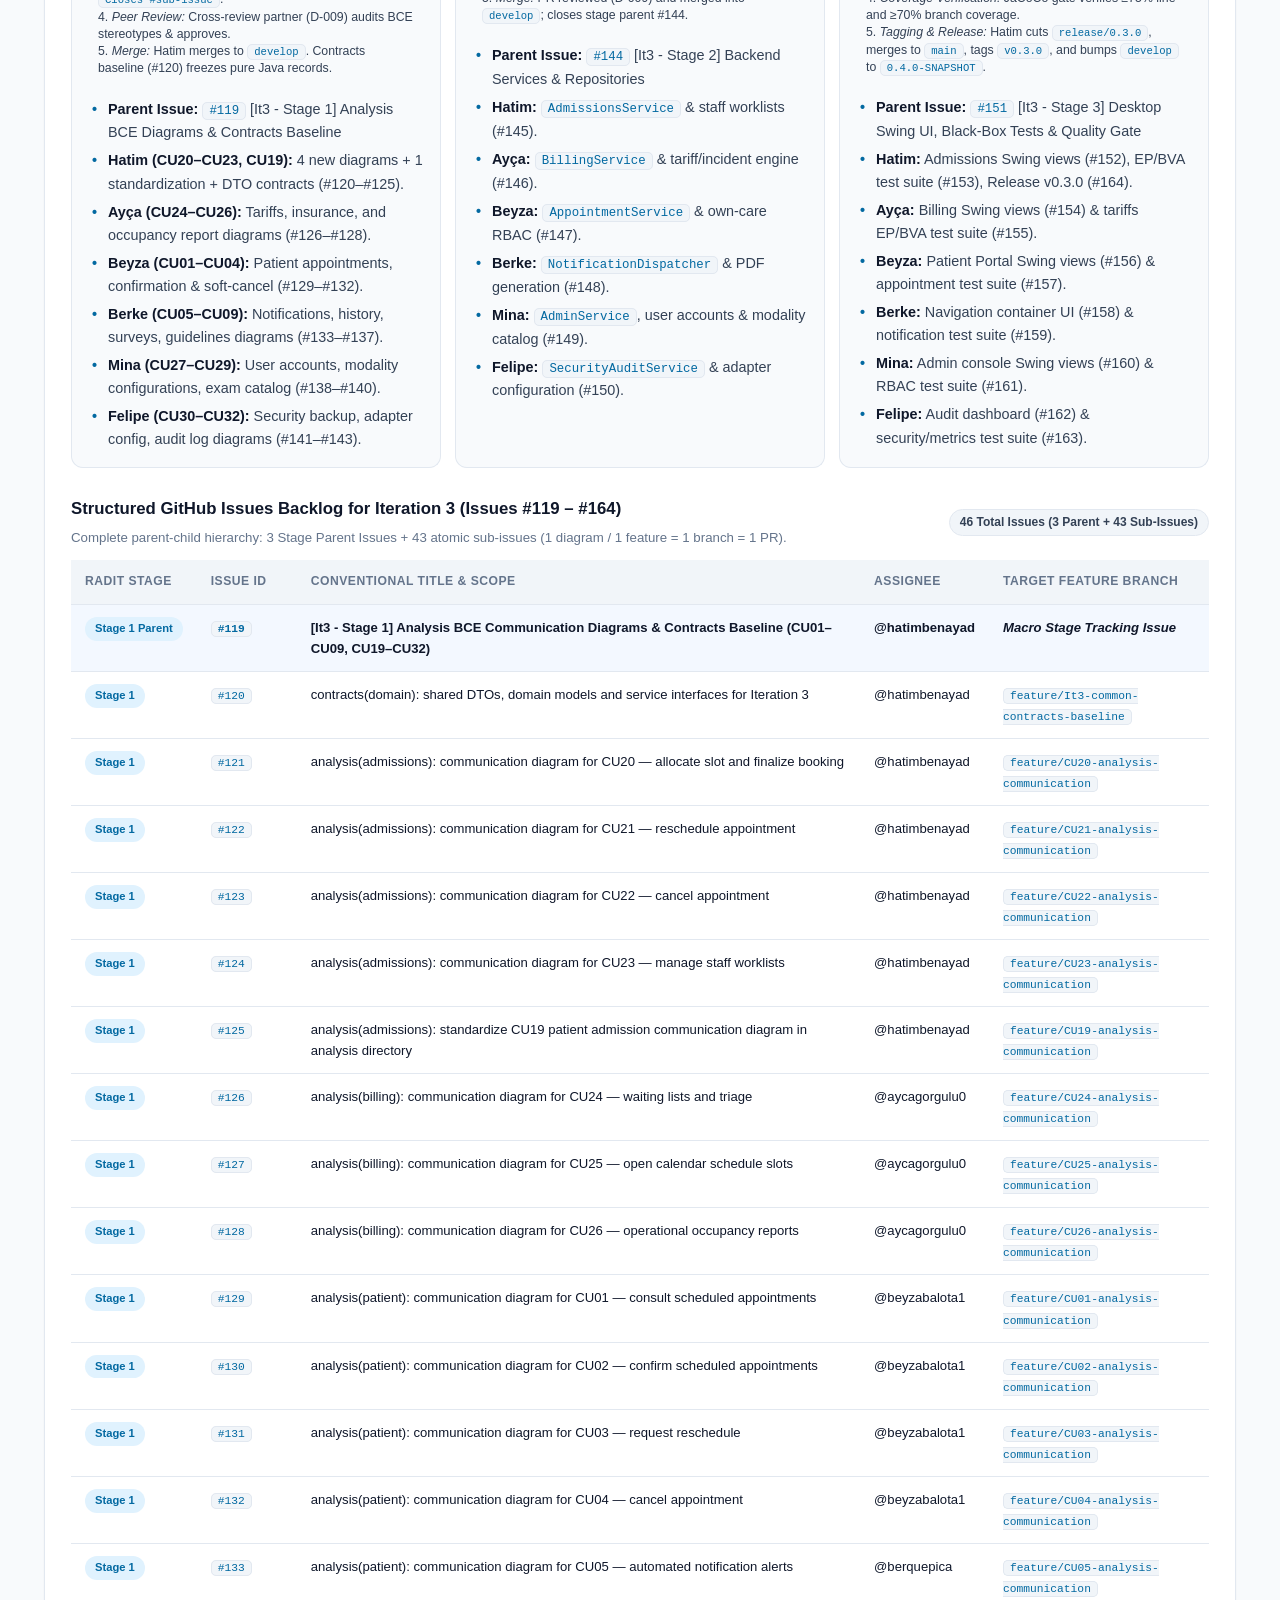
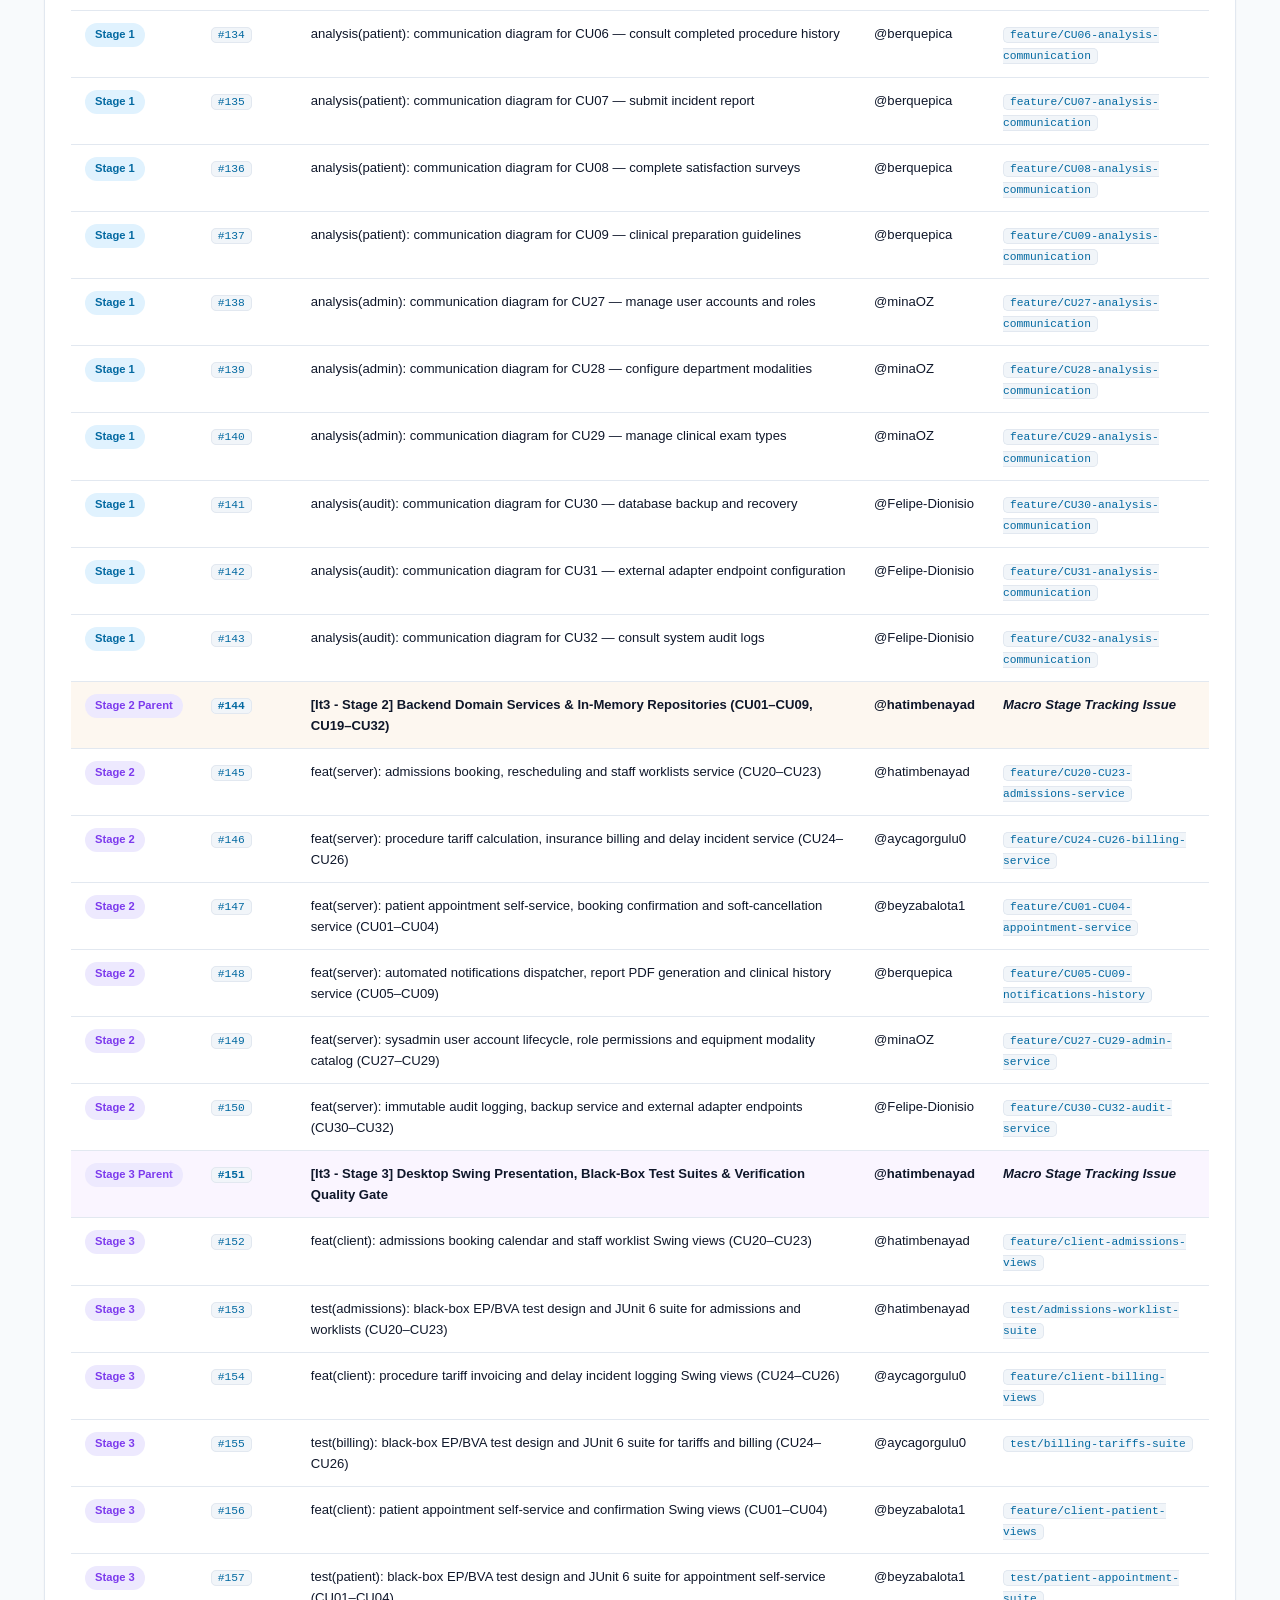
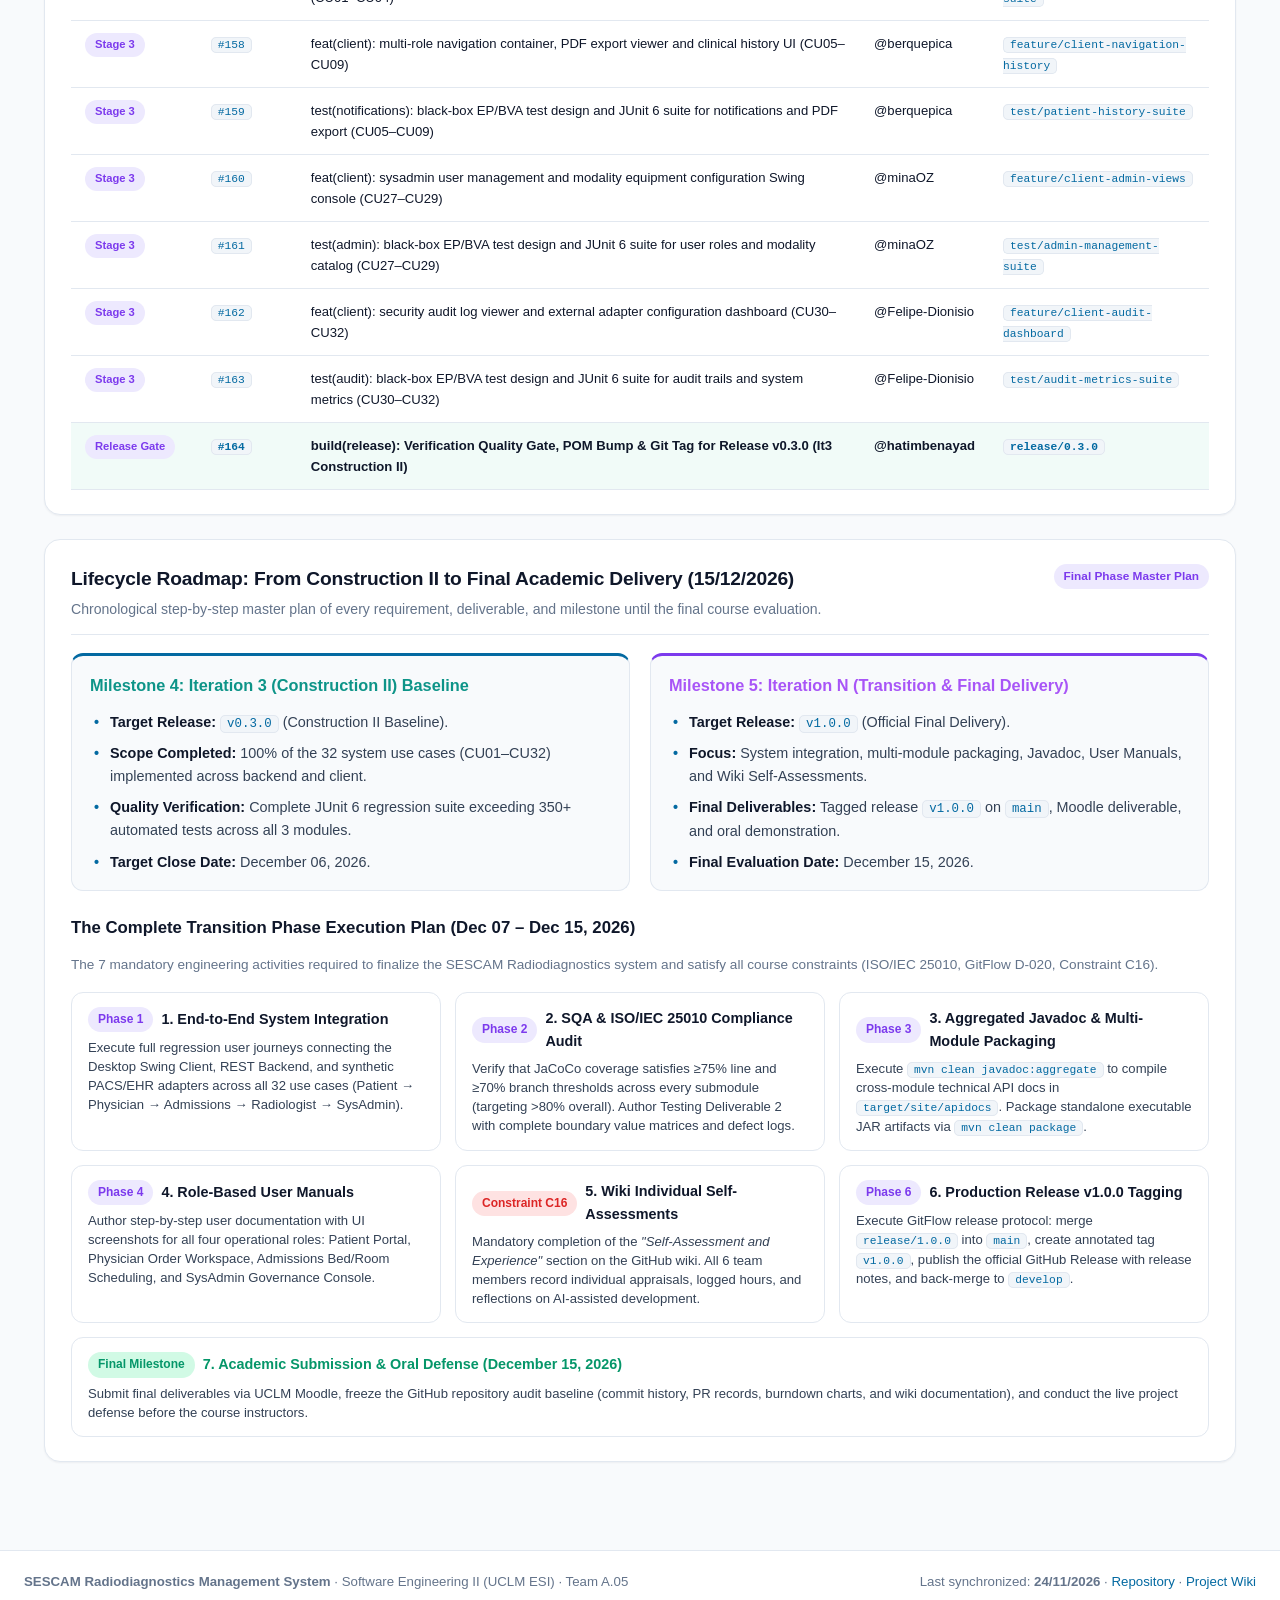
<file: iterations.html>
<!DOCTYPE html>
<html lang="en">
<head>
  <meta charset="UTF-8">
  <meta name="viewport" content="width=device-width, initial-scale=1.0">
  <title>Iterations Focus · SESCAM Radiodiagnostics (ISO2 Team A.05)</title>
  <link rel="stylesheet" href="style.css?v=5">
</head>
<body data-page="iterations">
  <div id="site-navbar"></div>

  <main class="container">
    <header class="page-hero">
      <div class="hero-eyebrow">Unified Process Phasing · Iteration 2 Closed (v0.2.0) · Iteration 3 (Construction II) Active</div>
      <h1>Active Sprint Scope &amp; Construction II Master Roadmap</h1>
      <p>
        Full operational breakdown of <strong>Iteration 3 (Construction II — Baseline 0.3.0-SNAPSHOT)</strong>: the remaining 23 use cases across Patient Portal, Admissions &amp; Scheduling, and SysAdmin governance, alongside the completed verification audit for <strong>Release v0.2.0</strong> and the path to final Transition delivery (<code>v1.0.0</code>).
      </p>
      <div class="hero-meta">
        <span class="meta-pill green">Delivered: Release v0.2.0 (Construction I)</span>
        <span class="meta-pill">Active Sprint: Iteration 3 (v0.3.0-SNAPSHOT)</span>
        <span class="meta-pill green">245 Automated Tests Passing (0 Failures)</span>
        <span class="meta-pill green">JaCoCo Quality Gate: &ge;75% Line / &ge;70% Branch Verified</span>
        <span class="meta-pill">Final Delivery: v1.0.0 (15/12/2026)</span>
      </div>
    </header>

    <!-- SECTION 1: COMPLETED SPRINT AUDIT (IT2 - RELEASE V0.2.0) -->
    <section class="section-card">
      <div class="section-header">
        <div>
          <div style="display:flex;align-items:center;gap:8px;">
            <span class="badge badge-done" style="font-size:0.85rem;">Delivered &amp; Tagged</span>
            <h2>Iteration 2: Construction I — Diagnostic &amp; Clinical Core (Delivered in v0.2.0)</h2>
          </div>
          <p>Official Release: <code>v0.2.0</code> · Milestone #3 (it2-Construction): 21 of 21 Issues Closed (100% Complete) · Git Tag: <code>v0.2.0</code> on <code>main</code>.</p>
        </div>
        <span class="meta-pill green">Milestone 100% Closed</span>
      </div>

      <div class="two-col" style="margin-top:16px;">
        <!-- Left: Delivered Architecture & Code -->
        <div class="panel success-accent" style="padding:16px 18px;">
          <h3 style="color:var(--success);margin-bottom:12px;display:flex;align-items:center;gap:6px;">
            <span>[Verified]</span> Core Architectural Deliverables Merged in v0.2.0
          </h3>
          <ul class="clean-list" style="display:flex;flex-direction:column;gap:10px;font-size:0.88rem;color:var(--text-secondary);">
            <li>
              <strong>Automated Multi-Module Quality Gate (PR #76):</strong> JUnit 6.1.3 and JaCoCo 0.8.14 multi-module staging enforcing &ge;75% line coverage and &ge;70% branch coverage on every build. <em>Closed #60, #87.</em>
            </li>
            <li>
              <strong>Examination Order Domain &amp; Service (PR #111):</strong> Full lifecycle implementation of <code>ExaminationOrderService</code>, <code>IOrderRepository</code>, and <code>InMemoryOrderRepository</code> supporting CU10, CU11, CU12, CU16, and soft-cancellation (D-015). <em>Closed #82.</em>
            </li>
            <li>
              <strong>Diagnostic Report Service (PR #109):</strong> Implementation of <code>DiagnosticReportService</code>, report drafting, validation, and specialist signature workflows (CU14). <em>Closed #84.</em>
            </li>
            <li>
              <strong>Synthetic External Adapters (PR #110):</strong> Deterministic in-memory adapters for RIS/PACS (synthetic DICOM slices, E04) and Hospital EHR (episodes, E02) adhering to Decision D-012. <em>Closed #85.</em>
            </li>
            <li>
              <strong>Physician Desktop Swing UI (PR #108):</strong> Modular Swing interface with <code>MainWindowFrame</code>, <code>PhysicianWorkspacePanel</code>, <code>OrderPrescriptionView</code>, and <code>ClientOrderController</code>. <em>Closed #83.</em>
            </li>
          </ul>
        </div>

        <!-- Right: Governance & Traceability -->
        <div class="panel primary-accent" style="padding:16px 18px;">
          <h3 style="color:var(--accent);margin-bottom:12px;display:flex;align-items:center;gap:6px;">
            <span>[Audited]</span> Governance, Test Suites &amp; Traceability Baselines
          </h3>
          <ul class="clean-list" style="display:flex;flex-direction:column;gap:10px;font-size:0.88rem;color:var(--text-secondary);">
            <li>
              <strong>Comprehensive Test Suite (245 Tests):</strong> 65 tests in <code>common-contracts</code>, 163 tests in <code>server</code>, and 17 tests in <code>client</code> with 0 failures and 0 errors.
            </li>
            <li>
              <strong>Master Requirements Traceability Matrix (Issue #113):</strong> Full 32-row bidirectional RTM table deployed on project wiki mapping all RFs to use cases, BCE diagrams, design interfaces, classes, JUnit suites, and release milestones.
            </li>
            <li>
              <strong>Formalized Decision Index (D-001 through D-027):</strong> Complete records for centralized backlog governance (D-026) and repository administrator ruleset bypass protocol (D-027). <em>Closed #112.</em>
            </li>
            <li>
              <strong>AI Telemetry Log &amp; Assistant Rules (PR #116, #117):</strong> Empirical token consumption tracking (<code>AI_TOKEN_LOG.md</code>) and AI assistant constraints (<code>AGENTS.md</code>) preventing reference repository plagiarism. <em>Closed #114, #115.</em>
            </li>
            <li>
              <strong>Formal Release Tagging:</strong> Git tag <code>v0.2.0</code> published on <code>main</code>, release notes published, and <code>develop</code> initialized with <code>0.3.0-SNAPSHOT</code>. <em>Closed #86.</em>
            </li>
          </ul>
        </div>
      </div>
    </section>

    <!-- SECTION 2: THE ACTIVE SPRINT (IT3 - CONSTRUCTION II) -->
    <section class="section-card">
      <div class="section-header">
        <div>
          <div style="display:flex;align-items:center;gap:8px;">
            <span class="badge badge-progress" style="font-size:0.85rem;">Active Sprint</span>
            <h2>Iteration 3: Construction II — Patient Portal, Admissions &amp; SysAdmin Governance</h2>
          </div>
          <p>Target Release: <code>v0.3.0</code> · Baseline: <code>0.3.0-SNAPSHOT</code> · Focus: 23 Remaining Use Cases across Patient Portal, Admissions Scheduling, and System Administration.</p>
        </div>
        <span class="meta-pill">Sprint Duration: 25/11 – 06/12/2026</span>
      </div>

      <!-- Scope Breakdown by Actor Domains -->
      <div style="margin-top:20px;">
        <h3 style="font-size:1.05rem;color:var(--text-primary);margin-bottom:12px;">Detailed Functional Scope: 23 Use Cases Grouped by Actor Domain</h3>
        
        <div style="display:grid;grid-template-columns:repeat(auto-fit, minmax(320px, 1fr));gap:16px;">
          
          <!-- Domain 1: Patient Portal -->
          <div class="panel primary-accent" style="padding:16px 18px;">
            <div style="display:flex;justify-content:space-between;align-items:center;margin-bottom:10px;">
              <h4 style="color:var(--accent);margin:0;font-size:0.95rem;">1. Patient Portal (RF01–RF09)</h4>
              <span class="badge badge-progress" style="font-size:0.75rem;">9 Use Cases</span>
            </div>
            <p style="font-size:0.82rem;color:var(--text-muted);margin-bottom:12px;">Self-service clinical workflows for patients to consult history, appointments, diagnostic reports, and DICOM imaging.</p>
            <div class="data-table-wrap">
              <table class="data-table" style="font-size:0.82rem;">
                <thead>
                  <tr>
                    <th style="width:55px;">ID</th>
                    <th>Use Case Name</th>
                    <th>Technical Contract / Deliverable</th>
                  </tr>
                </thead>
                <tbody>
                  <tr>
                    <td><code>CU01</code></td>
                    <td>Request Radiological Appointment</td>
                    <td><code>IAppointmentService.requestAppointment()</code></td>
                  </tr>
                  <tr>
                    <td><code>CU02</code></td>
                    <td>Consult Scheduled Appointments</td>
                    <td><code>AppointmentFilterDto</code>, patient calendar query</td>
                  </tr>
                  <tr>
                    <td><code>CU03</code></td>
                    <td>Request Soft Cancellation</td>
                    <td>Soft-cancel state transition (D-015)</td>
                  </tr>
                  <tr>
                    <td><code>CU04</code></td>
                    <td>Consult Diagnostic Reports</td>
                    <td>Published report retrieval via <code>IDiagnosticReportService</code></td>
                  </tr>
                  <tr>
                    <td><code>CU05</code></td>
                    <td>View DICOM Imaging Slices</td>
                    <td>Synthetic DICOM slice viewer via PACS adapter</td>
                  </tr>
                  <tr>
                    <td><code>CU06</code></td>
                    <td>Download Diagnostic Report PDF</td>
                    <td>Report formatting &amp; export pipeline</td>
                  </tr>
                  <tr>
                    <td><code>CU07</code></td>
                    <td>Appointment Notifications</td>
                    <td>Automated notification dispatcher engine</td>
                  </tr>
                  <tr>
                    <td><code>CU08</code></td>
                    <td>Consult Medical History Summary</td>
                    <td>Integration with EHR episode mock adapter</td>
                  </tr>
                  <tr>
                    <td><code>CU09</code></td>
                    <td>Update Contact Preferences</td>
                    <td>Patient communication channel configuration</td>
                  </tr>
                </tbody>
              </table>
            </div>
          </div>

          <!-- Domain 2: Admissions & Administrative Staff -->
          <div class="panel warning-accent" style="padding:16px 18px;">
            <div style="display:flex;justify-content:space-between;align-items:center;margin-bottom:10px;">
              <h4 style="color:#d97706;margin:0;font-size:0.95rem;">2. Admissions &amp; Scheduling (RF19–RF26)</h4>
              <span class="badge badge-progress" style="font-size:0.75rem;">8 Use Cases</span>
            </div>
            <p style="font-size:0.82rem;color:var(--text-muted);margin-bottom:12px;">Inpatient admission intake, equipment room scheduling, tariff billing, and incident logging.</p>
            <div class="data-table-wrap">
              <table class="data-table" style="font-size:0.82rem;">
                <thead>
                  <tr>
                    <th style="width:55px;">ID</th>
                    <th>Use Case Name</th>
                    <th>Technical Contract / Deliverable</th>
                  </tr>
                </thead>
                <tbody>
                  <tr>
                    <td><code>CU19</code></td>
                    <td>Search Patient &amp; Bed Allocation</td>
                    <td>Patient CIP lookup &amp; ward bed assignment</td>
                  </tr>
                  <tr>
                    <td><code>CU20</code></td>
                    <td>Register Clinical Admission</td>
                    <td><code>IAdmissionsService.registerAdmission()</code></td>
                  </tr>
                  <tr>
                    <td><code>CU21</code></td>
                    <td>Allocate Equipment Room Schedule</td>
                    <td>CT, MRI, X-Ray room calendar allocation</td>
                  </tr>
                  <tr>
                    <td><code>CU22</code></td>
                    <td>Modify / Reschedule Appointment</td>
                    <td>Room schedule conflict detection &amp; rebooking</td>
                  </tr>
                  <tr>
                    <td><code>CU23</code></td>
                    <td>Cancel Appointment Justified</td>
                    <td>Operational cancellation reason registration</td>
                  </tr>
                  <tr>
                    <td><code>CU24</code></td>
                    <td>Calculate Procedure Tariff &amp; Invoice</td>
                    <td><code>IBillingService</code>, procedure tariff calculator</td>
                  </tr>
                  <tr>
                    <td><code>CU25</code></td>
                    <td>Health Insurance Authorization</td>
                    <td>Insurance policy verification &amp; co-pay tracking</td>
                  </tr>
                  <tr>
                    <td><code>CU26</code></td>
                    <td>Register Admission Incidents</td>
                    <td>Incident audit trail &amp; equipment delay log</td>
                  </tr>
                </tbody>
              </table>
            </div>
          </div>

          <!-- Domain 3: SysAdmin & Security Governance -->
          <div class="panel purple-accent" style="padding:16px 18px;">
            <div style="display:flex;justify-content:space-between;align-items:center;margin-bottom:10px;">
              <h4 style="color:#a855f7;margin:0;font-size:0.95rem;">3. SysAdmin Governance (RF27–RF32)</h4>
              <span class="badge badge-progress" style="font-size:0.75rem;">6 Use Cases</span>
            </div>
            <p style="font-size:0.82rem;color:var(--text-muted);margin-bottom:12px;">RBAC user account security, equipment room maintenance windows, audit logs, and metrics.</p>
            <div class="data-table-wrap">
              <table class="data-table" style="font-size:0.82rem;">
                <thead>
                  <tr>
                    <th style="width:55px;">ID</th>
                    <th>Use Case Name</th>
                    <th>Technical Contract / Deliverable</th>
                  </tr>
                </thead>
                <tbody>
                  <tr>
                    <td><code>CU27</code></td>
                    <td>User Account &amp; RBAC Management</td>
                    <td><code>IAdminService</code>, user onboarding &amp; role assignment</td>
                  </tr>
                  <tr>
                    <td><code>CU28</code></td>
                    <td>Reset Credentials &amp; Revoke Session</td>
                    <td>Password reset &amp; active session token revocation</td>
                  </tr>
                  <tr>
                    <td><code>CU29</code></td>
                    <td>Equipment Maintenance Windows</td>
                    <td>Modality operating hours &amp; downtime calendar</td>
                  </tr>
                  <tr>
                    <td><code>CU30</code></td>
                    <td>Consult Security Audit Trails</td>
                    <td>Immutable access log inspection &amp; audit query</td>
                  </tr>
                  <tr>
                    <td><code>CU31</code></td>
                    <td>Configure External Adapters</td>
                    <td>EHR / PACS mock endpoint latency &amp; parameters</td>
                  </tr>
                  <tr>
                    <td><code>CU32</code></td>
                    <td>System Operational Metrics</td>
                    <td>Throughput, turnaround time &amp; utilization stats</td>
                  </tr>
                </tbody>
              </table>
            </div>
          </div>

        </div>
      </div>
    </section>

    <!-- SECTION 3: RADIT EXECUTION PLAN FOR ITERATION 3 -->
    <section class="section-card">
      <div class="section-header">
        <div>
          <h2>RADIT Engineering Pipeline for Iteration 3</h2>
          <p>Strict discipline-by-discipline execution ensuring 100% architectural rigor and traceability from requirements to tests.</p>
        </div>
      </div>

      <div style="display:grid;grid-template-columns:repeat(auto-fit, minmax(220px, 1fr));gap:14px;margin-top:14px;">
        
        <div class="panel primary-accent" style="padding:14px;">
          <h4 style="color:var(--accent);margin-bottom:8px;font-size:0.92rem;">R &mdash; Requirements</h4>
          <p style="font-size:0.82rem;color:var(--text-secondary);line-height:1.45;">
            Freeze validation invariants for <code>Appointment</code>, <code>Admission</code>, <code>Invoice</code>, and <code>UserAccount</code>. Verify bidirectional alignment with the Master RTM table.
          </p>
        </div>

        <div class="panel warning-accent" style="padding:14px;">
          <h4 style="color:#d97706;margin-bottom:8px;font-size:0.92rem;">A &mdash; Analysis</h4>
          <p style="font-size:0.82rem;color:var(--text-secondary);line-height:1.45;">
            Model BCE Communication Diagrams (<code>&lt;&lt;boundary&gt;&gt;</code>, <code>&lt;&lt;control&gt;&gt;</code>, <code>&lt;&lt;entity&gt;&gt;</code>) in Visual Paradigm for all 23 use cases in <code>docs/diagrams/analysis/</code>.
          </p>
        </div>

        <div class="panel purple-accent" style="padding:14px;">
          <h4 style="color:#a855f7;margin-bottom:8px;font-size:0.92rem;">D &mdash; Design</h4>
          <p style="font-size:0.82rem;color:var(--text-secondary);line-height:1.45;">
            Extend <code>common-contracts</code> with DTOs and contracts (<code>IAppointmentService</code>, <code>IAdmissionsService</code>, <code>IBillingService</code>, <code>IAdminService</code>). Update Client &amp; Server UML Design Class Diagrams.
          </p>
        </div>

        <div class="panel success-accent" style="padding:14px;">
          <h4 style="color:var(--success);margin-bottom:8px;font-size:0.92rem;">I &mdash; Implementation</h4>
          <p style="font-size:0.82rem;color:var(--text-secondary);line-height:1.45;">
            Implement backend domain services with in-memory persistence in <code>server</code>; build Patient Portal views, Admissions scheduling grid, and SysAdmin console tabs in <code>client</code>.
          </p>
        </div>

        <div class="panel danger-accent" style="padding:14px;">
          <h4 style="color:var(--danger);margin-bottom:8px;font-size:0.92rem;">T &mdash; Testing &amp; SQA</h4>
          <p style="font-size:0.82rem;color:var(--text-secondary);line-height:1.45;">
            Document Black-Box test design matrices (EP, BVA, Error Guessing) in GitHub issues; implement JUnit 6 test suites; maintain JaCoCo &ge;75% line and &ge;70% branch gates.
          </p>
        </div>

      </div>
    </section>

    <!-- SECTION 4: TEAM TASK ALLOCATION MATRIX -->
    <section class="section-card">
      <div class="section-header">
        <div>
          <h2>Iteration 3 Team Task Allocation &amp; Modular Feature Branching</h2>
          <p>Fine-grained 6-person work breakdown: 1 use case = 1 feature branch (Kickoff Slide 12) to ensure high review velocity and continuous integration.</p>
        </div>
        <span class="badge badge-progress">Modular GitFlow (D-020)</span>
      </div>

      <!-- Kickoff Slide 12 Callout -->
      <div style="margin-top:14px;padding:12px 14px;background:var(--bg-secondary);border-radius:var(--radius-sm);border:1px solid var(--border);border-left:4px solid var(--accent);">
        <strong style="color:var(--text-primary);font-size:0.86rem;">Architectural Principle (Kickoff Slide 12 &amp; Decision D-020):</strong>
        <span style="font-size:0.84rem;color:var(--text-secondary);display:block;margin-top:4px;">
          Monolithic "catch-all" branches are strictly prohibited. In accordance with Professor Ismael Caballero's GitFlow guidelines, <em>"each use case in your plan will correspond to a feature branch"</em>. Every member delivers multiple modular, bite-sized Pull Requests (3 to 4 PRs per member) to guarantee thorough peer review (D-009), low blast radius, and clean continuous delivery tracking on GitHub Insights.
        </span>
      </div>

      <div class="data-table-wrap" style="margin-top:16px;">
        <table class="data-table">
          <thead>
            <tr>
              <th style="width:130px;">Team Member</th>
              <th style="width:125px;">Actor Domain</th>
              <th style="width:90px;">Scope</th>
              <th>Technical Deliverables &amp; Responsibilities</th>
              <th style="width:230px;">Modular Feature Branches (1 PR / UC)</th>
            </tr>
          </thead>
          <tbody>
            <tr>
              <td><strong>Hatim Ben Ayad</strong><br><small style="color:var(--text-muted);">Coordinator</small></td>
              <td>Admissions &amp; Intake</td>
              <td><code>CU19–CU23</code></td>
              <td><code>IAdmissionsService</code>, bed allocation, equipment room scheduling calendar, conflict detection, backlog governance.</td>
              <td>
                <div style="display:flex;flex-direction:column;gap:4px;font-size:0.78rem;">
                  <code>feature/CU19-patient-bed-search</code>
                  <code>feature/CU20-admission-registration</code>
                  <code>feature/CU21-room-equipment-scheduling</code>
                  <code>feature/CU22-CU23-reschedule-cancel</code>
                </div>
              </td>
            </tr>
            <tr>
              <td><strong>Ayça Görgülü</strong><br><small style="color:var(--text-muted);">Developer / Tester</small></td>
              <td>Admissions &amp; Billing</td>
              <td><code>CU24–CU26</code></td>
              <td><code>IBillingService</code>, procedure tariff calculation, insurance payment authorization, admission incident logging.</td>
              <td>
                <div style="display:flex;flex-direction:column;gap:4px;font-size:0.78rem;">
                  <code>feature/CU24-tariff-calculation-invoice</code>
                  <code>feature/CU25-insurance-authorization</code>
                  <code>feature/CU26-admission-incident-logging</code>
                </div>
              </td>
            </tr>
            <tr>
              <td><strong>Beyza Balota</strong><br><small style="color:var(--text-muted);">Developer / Tester</small></td>
              <td>Patient Portal</td>
              <td><code>CU01–CU05</code></td>
              <td><code>IAppointmentService</code>, patient appointment request, consultation, soft cancellation, report &amp; DICOM viewing.</td>
              <td>
                <div style="display:flex;flex-direction:column;gap:4px;font-size:0.78rem;">
                  <code>feature/CU01-CU02-appointment-request-consult</code>
                  <code>feature/CU03-patient-soft-cancellation</code>
                  <code>feature/CU04-CU05-patient-reports-dicom</code>
                </div>
              </td>
            </tr>
            <tr>
              <td><strong>Berke Pica</strong><br><small style="color:var(--text-muted);">Developer / UI Lead</small></td>
              <td>Patient Portal &amp; UI</td>
              <td><code>CU06–CU09</code></td>
              <td>PDF export pipeline, notification dispatcher engine, clinical episode summary, contact preferences, Client Swing views.</td>
              <td>
                <div style="display:flex;flex-direction:column;gap:4px;font-size:0.78rem;">
                  <code>feature/CU06-pdf-report-export</code>
                  <code>feature/CU07-notification-dispatcher</code>
                  <code>feature/CU08-CU09-episodes-contact-prefs</code>
                  <code>feature/client-swing-patient-portal</code>
                </div>
              </td>
            </tr>
            <tr>
              <td><strong>Mina Özdoğan</strong><br><small style="color:var(--text-muted);">Developer / Tester</small></td>
              <td>SysAdmin &amp; Security</td>
              <td><code>CU27–CU29</code></td>
              <td><code>IAdminService</code>, user account lifecycle, RBAC role assignment, password reset, equipment maintenance windows.</td>
              <td>
                <div style="display:flex;flex-direction:column;gap:4px;font-size:0.78rem;">
                  <code>feature/CU27-user-account-rbac</code>
                  <code>feature/CU28-credential-reset-session-revoke</code>
                  <code>feature/CU29-equipment-maintenance-hours</code>
                </div>
              </td>
            </tr>
            <tr>
              <td><strong>Felipe Dionisio</strong><br><small style="color:var(--text-muted);">Developer / SQA Lead</small></td>
              <td>SysAdmin &amp; SQA</td>
              <td><code>CU30–CU32</code></td>
              <td>Security audit logging (CU30), external adapter configuration (CU31), operational metrics (CU32), SQA regression gate.</td>
              <td>
                <div style="display:flex;flex-direction:column;gap:4px;font-size:0.78rem;">
                  <code>feature/CU30-security-audit-trails</code>
                  <code>feature/CU31-adapter-endpoint-config</code>
                  <code>feature/CU32-system-metrics-reporting</code>
                  <code>test/It3-regression-sqa-gate</code>
                </div>
              </td>
            </tr>
          </tbody>
        </table>
      </div>

      <!-- SUBSECTION 4.1: THREE RADIT DISCIPLINE STAGES -->
      <div style="margin-top:28px;">
        <h3 style="font-size:1.05rem;color:var(--text-primary);margin-bottom:12px;">
          Sprint Execution Methodology: 3 RADIT Discipline Stages &amp; Step-by-Step Workflow
        </h3>
        <p style="font-size:0.85rem;color:var(--text-muted);margin-bottom:16px;">
          In strict accordance with the Unified Development Process (PUD) and Professor Ismael Caballero's GitFlow guidelines (Kickoff Slides 9, 12, 18, 19), work within Iteration 3 is partitioned into three sequential RADIT discipline stages. Each stage is tracked by a macro <strong>Stage Parent Issue</strong> that aggregates individual, atomic <strong>1 Deliverable = 1 Feature Branch = 1 Pull Request</strong> sub-issues.
        </p>

        <!-- Traceability Architecture Callout -->
        <div style="padding:12px 14px;background:var(--bg-secondary);border-radius:var(--radius-sm);border:1px solid var(--border);border-left:4px solid var(--accent);margin-bottom:18px;">
          <strong style="color:var(--text-primary);font-size:0.86rem;">Traceability &amp; Parent-Child Issue Pattern (Kickoff Slide 19 &amp; Iteration 2 Precedent):</strong>
          <span style="font-size:0.84rem;color:var(--text-secondary);display:block;margin-top:4px;">
            Just as in Iteration 2 (Parent Issues #59, #62, #70, #73, #81), each RADIT stage has a dedicated Parent Issue containing the full deliverable checklist. Team members never bundle multiple diagrams or services into monolithic branches; instead, each diagram and service has its own dedicated feature branch (e.g., <code>feature/CU20-analysis-communication</code>) and its own Pull Request explicitly stating <code>Closes #sub-issue</code>. When all sub-issues of a stage pass peer review and merge into <code>develop</code>, the Stage Parent Issue is verified and closed.
          </span>
        </div>

        <div style="display:grid;grid-template-columns:repeat(auto-fit, minmax(310px, 1fr));gap:14px;">
          
          <!-- Stage 1 Card -->
          <div class="panel primary-accent" style="padding:16px;">
            <div style="display:flex;justify-content:space-between;align-items:center;margin-bottom:8px;">
              <strong style="color:var(--accent);font-size:0.92rem;">Stage 1: Analysis &amp; Contracts Discipline</strong>
              <span class="badge badge-progress" style="font-size:0.72rem;">Days 1–4 (Nov 25–28)</span>
            </div>
            <p style="font-size:0.82rem;color:var(--text-secondary);line-height:1.45;margin-bottom:10px;">
              <strong>Objective:</strong> Model 23 Boundary-Control-Entity (BCE) communication diagrams in Visual Paradigm and freeze shared data contracts (DTOs &amp; Service Interfaces) in <code>common-contracts</code> before any backend or UI coding begins.
            </p>
            <div style="background:var(--bg-secondary);padding:10px;border-radius:var(--radius-sm);margin-bottom:10px;font-size:0.77rem;color:var(--text-secondary);line-height:1.4;">
              <strong>Step-by-Step Workflow:</strong><br>
              1. <em>Branch:</em> Member switches to <code>feature/CUxx-analysis-communication</code>.<br>
              2. <em>Model:</em> Author BCE diagram in Visual Paradigm; export <code>CUxx-communication.png</code> &amp; <code>.vpp</code> into <code>docs/diagrams/analysis/</code>.<br>
              3. <em>Pull Request:</em> Open PR targeting <code>develop</code> with <code>Closes #sub-issue</code>.<br>
              4. <em>Peer Review:</em> Cross-review partner (D-009) audits BCE stereotypes &amp; approves.<br>
              5. <em>Merge:</em> Hatim merges to <code>develop</code>. Contracts baseline (#120) freezes pure Java records.
            </div>
            <ul class="clean-list" style="display:flex;flex-direction:column;gap:5px;font-size:0.78rem;color:var(--text-secondary);">
              <li><strong>Parent Issue:</strong> <code>#119</code> [It3 - Stage 1] Analysis BCE Diagrams &amp; Contracts Baseline</li>
              <li><strong>Hatim (CU20–CU23, CU19):</strong> 4 new diagrams + 1 standardization + DTO contracts (#120–#125).</li>
              <li><strong>Ayça (CU24–CU26):</strong> Tariffs, insurance, and occupancy report diagrams (#126–#128).</li>
              <li><strong>Beyza (CU01–CU04):</strong> Patient appointments, confirmation &amp; soft-cancel (#129–#132).</li>
              <li><strong>Berke (CU05–CU09):</strong> Notifications, history, surveys, guidelines diagrams (#133–#137).</li>
              <li><strong>Mina (CU27–CU29):</strong> User accounts, modality configurations, exam catalog (#138–#140).</li>
              <li><strong>Felipe (CU30–CU32):</strong> Security backup, adapter config, audit log diagrams (#141–#143).</li>
            </ul>
          </div>

          <!-- Stage 2 Card -->
          <div class="panel warning-accent" style="padding:16px;">
            <div style="display:flex;justify-content:space-between;align-items:center;margin-bottom:8px;">
              <strong style="color:#d97706;font-size:0.92rem;">Stage 2: Implementation Discipline (Backend)</strong>
              <span class="badge badge-planned" style="font-size:0.72rem;">Days 5–9 (Nov 29–Dec 03)</span>
            </div>
            <p style="font-size:0.82rem;color:var(--text-secondary);line-height:1.45;margin-bottom:10px;">
              <strong>Objective:</strong> Implement backend domain logic, validation invariants, thread-safe in-memory repositories (<code>ConcurrentHashMap</code>), and automated JUnit 6 unit tests in <code>server</code> across modular feature branches.
            </p>
            <div style="background:var(--bg-secondary);padding:10px;border-radius:var(--radius-sm);margin-bottom:10px;font-size:0.77rem;color:var(--text-secondary);line-height:1.4;">
              <strong>Step-by-Step Workflow:</strong><br>
              1. <em>Branch:</em> Developer branches from updated <code>develop</code>.<br>
              2. <em>Implement:</em> Build domain service &amp; repository adhering to contracts.<br>
              3. <em>Deterministic Time:</em> Inject <code>java.time.Clock</code> (Procedure 2) for predictable testing.<br>
              4. <em>Unit Tests:</em> Author comprehensive JUnit 6 unit test suite (&ge;80% coverage).<br>
              5. <em>Merge:</em> PR reviewed (D-009) and merged into <code>develop</code>; closes stage parent #144.
            </div>
            <ul class="clean-list" style="display:flex;flex-direction:column;gap:5px;font-size:0.78rem;color:var(--text-secondary);">
              <li><strong>Parent Issue:</strong> <code>#144</code> [It3 - Stage 2] Backend Services &amp; Repositories</li>
              <li><strong>Hatim:</strong> <code>AdmissionsService</code> &amp; staff worklists (#145).</li>
              <li><strong>Ayça:</strong> <code>BillingService</code> &amp; tariff/incident engine (#146).</li>
              <li><strong>Beyza:</strong> <code>AppointmentService</code> &amp; own-care RBAC (#147).</li>
              <li><strong>Berke:</strong> <code>NotificationDispatcher</code> &amp; PDF generation (#148).</li>
              <li><strong>Mina:</strong> <code>AdminService</code>, user accounts &amp; modality catalog (#149).</li>
              <li><strong>Felipe:</strong> <code>SecurityAuditService</code> &amp; adapter configuration (#150).</li>
            </ul>
          </div>

          <!-- Stage 3 Card -->
          <div class="panel purple-accent" style="padding:16px;">
            <div style="display:flex;justify-content:space-between;align-items:center;margin-bottom:8px;">
              <strong style="color:#a855f7;font-size:0.92rem;">Stage 3: Testing &amp; UI Presentation Discipline</strong>
              <span class="badge badge-planned" style="font-size:0.72rem;">Days 10–14 (Dec 04–06)</span>
            </div>
            <p style="font-size:0.82rem;color:var(--text-secondary);line-height:1.45;margin-bottom:10px;">
              <strong>Objective:</strong> Develop desktop Swing presentation panels in <code>client</code>, document formal black-box EP/BVA test design matrices in issues, execute multi-module regression suite, enforce JaCoCo quality gate, and tag Release <code>v0.3.0</code>.
            </p>
            <div style="background:var(--bg-secondary);padding:10px;border-radius:var(--radius-sm);margin-bottom:10px;font-size:0.77rem;color:var(--text-secondary);line-height:1.4;">
              <strong>Step-by-Step Workflow:</strong><br>
              1. <em>Swing Views:</em> Build modular panels (headless-safe via <code>GraphicsEnvironment</code>).<br>
              2. <em>EP/BVA Test Design:</em> Document Equivalence Partitioning &amp; Boundary Value matrices in issue descriptions.<br>
              3. <em>Multi-Module Audit:</em> Run <code>mvn clean verify -am "-Djava.awt.headless=true"</code>.<br>
              4. <em>Coverage Verification:</em> JaCoCo gate verifies &ge;75% line and &ge;70% branch coverage.<br>
              5. <em>Tagging &amp; Release:</em> Hatim cuts <code>release/0.3.0</code>, merges to <code>main</code>, tags <code>v0.3.0</code>, and bumps <code>develop</code> to <code>0.4.0-SNAPSHOT</code>.
            </div>
            <ul class="clean-list" style="display:flex;flex-direction:column;gap:5px;font-size:0.78rem;color:var(--text-secondary);">
              <li><strong>Parent Issue:</strong> <code>#151</code> [It3 - Stage 3] Desktop Swing UI, Black-Box Tests &amp; Quality Gate</li>
              <li><strong>Hatim:</strong> Admissions Swing views (#152), EP/BVA test suite (#153), Release v0.3.0 (#164).</li>
              <li><strong>Ayça:</strong> Billing Swing views (#154) &amp; tariffs EP/BVA test suite (#155).</li>
              <li><strong>Beyza:</strong> Patient Portal Swing views (#156) &amp; appointment test suite (#157).</li>
              <li><strong>Berke:</strong> Navigation container UI (#158) &amp; notification test suite (#159).</li>
              <li><strong>Mina:</strong> Admin console Swing views (#160) &amp; RBAC test suite (#161).</li>
              <li><strong>Felipe:</strong> Audit dashboard (#162) &amp; security/metrics test suite (#163).</li>
            </ul>
          </div>

        </div>
      </div>

      <!-- SUBSECTION 4.2: STRUCTURED GITHUB ISSUES BACKLOG -->
      <div style="margin-top:28px;">
        <div style="display:flex;justify-content:space-between;align-items:center;margin-bottom:12px;">
          <div>
            <h3 style="font-size:1.05rem;color:var(--text-primary);margin:0;">
              Structured GitHub Issues Backlog for Iteration 3 (Issues #119 &ndash; #164)
            </h3>
            <p style="font-size:0.83rem;color:var(--text-muted);margin-top:4px;">
              Complete parent-child hierarchy: 3 Stage Parent Issues + 43 atomic sub-issues (1 diagram / 1 feature = 1 branch = 1 PR).
            </p>
          </div>
          <span class="badge badge-neutral" style="font-size:0.75rem;">46 Total Issues (3 Parent + 43 Sub-Issues)</span>
        </div>

        <div class="data-table-wrap">
          <table class="data-table" style="font-size:0.82rem;">
            <thead>
              <tr>
                <th style="width:85px;">RADIT Stage</th>
                <th style="width:100px;">Issue ID</th>
                <th>Conventional Title &amp; Scope</th>
                <th style="width:110px;">Assignee</th>
                <th style="width:220px;">Target Feature Branch</th>
              </tr>
            </thead>
            <tbody>
              <!-- STAGE 1: ANALYSIS & CONTRACTS -->
              <tr style="background:rgba(59,130,246,0.06);font-weight:600;">
                <td><span class="badge badge-progress" style="font-size:0.7rem;">Stage 1 Parent</span></td>
                <td><code>#119</code></td>
                <td>[It3 - Stage 1] Analysis BCE Communication Diagrams &amp; Contracts Baseline (CU01–CU09, CU19–CU32)</td>
                <td>@hatimbenayad</td>
                <td><em>Macro Stage Tracking Issue</em></td>
              </tr>
              <tr>
                <td><span class="badge badge-progress" style="font-size:0.7rem;">Stage 1</span></td>
                <td><code>#120</code></td>
                <td>contracts(domain): shared DTOs, domain models and service interfaces for Iteration 3</td>
                <td>@hatimbenayad</td>
                <td><code>feature/It3-common-contracts-baseline</code></td>
              </tr>
              <tr>
                <td><span class="badge badge-progress" style="font-size:0.7rem;">Stage 1</span></td>
                <td><code>#121</code></td>
                <td>analysis(admissions): communication diagram for CU20 — allocate slot and finalize booking</td>
                <td>@hatimbenayad</td>
                <td><code>feature/CU20-analysis-communication</code></td>
              </tr>
              <tr>
                <td><span class="badge badge-progress" style="font-size:0.7rem;">Stage 1</span></td>
                <td><code>#122</code></td>
                <td>analysis(admissions): communication diagram for CU21 — reschedule appointment</td>
                <td>@hatimbenayad</td>
                <td><code>feature/CU21-analysis-communication</code></td>
              </tr>
              <tr>
                <td><span class="badge badge-progress" style="font-size:0.7rem;">Stage 1</span></td>
                <td><code>#123</code></td>
                <td>analysis(admissions): communication diagram for CU22 — cancel appointment</td>
                <td>@hatimbenayad</td>
                <td><code>feature/CU22-analysis-communication</code></td>
              </tr>
              <tr>
                <td><span class="badge badge-progress" style="font-size:0.7rem;">Stage 1</span></td>
                <td><code>#124</code></td>
                <td>analysis(admissions): communication diagram for CU23 — manage staff worklists</td>
                <td>@hatimbenayad</td>
                <td><code>feature/CU23-analysis-communication</code></td>
              </tr>
              <tr>
                <td><span class="badge badge-progress" style="font-size:0.7rem;">Stage 1</span></td>
                <td><code>#125</code></td>
                <td>analysis(admissions): standardize CU19 patient admission communication diagram in analysis directory</td>
                <td>@hatimbenayad</td>
                <td><code>feature/CU19-analysis-communication</code></td>
              </tr>
              <tr>
                <td><span class="badge badge-progress" style="font-size:0.7rem;">Stage 1</span></td>
                <td><code>#126</code></td>
                <td>analysis(billing): communication diagram for CU24 — waiting lists and triage</td>
                <td>@aycagorgulu0</td>
                <td><code>feature/CU24-analysis-communication</code></td>
              </tr>
              <tr>
                <td><span class="badge badge-progress" style="font-size:0.7rem;">Stage 1</span></td>
                <td><code>#127</code></td>
                <td>analysis(billing): communication diagram for CU25 — open calendar schedule slots</td>
                <td>@aycagorgulu0</td>
                <td><code>feature/CU25-analysis-communication</code></td>
              </tr>
              <tr>
                <td><span class="badge badge-progress" style="font-size:0.7rem;">Stage 1</span></td>
                <td><code>#128</code></td>
                <td>analysis(billing): communication diagram for CU26 — operational occupancy reports</td>
                <td>@aycagorgulu0</td>
                <td><code>feature/CU26-analysis-communication</code></td>
              </tr>
              <tr>
                <td><span class="badge badge-progress" style="font-size:0.7rem;">Stage 1</span></td>
                <td><code>#129</code></td>
                <td>analysis(patient): communication diagram for CU01 — consult scheduled appointments</td>
                <td>@beyzabalota1</td>
                <td><code>feature/CU01-analysis-communication</code></td>
              </tr>
              <tr>
                <td><span class="badge badge-progress" style="font-size:0.7rem;">Stage 1</span></td>
                <td><code>#130</code></td>
                <td>analysis(patient): communication diagram for CU02 — confirm scheduled appointments</td>
                <td>@beyzabalota1</td>
                <td><code>feature/CU02-analysis-communication</code></td>
              </tr>
              <tr>
                <td><span class="badge badge-progress" style="font-size:0.7rem;">Stage 1</span></td>
                <td><code>#131</code></td>
                <td>analysis(patient): communication diagram for CU03 — request reschedule</td>
                <td>@beyzabalota1</td>
                <td><code>feature/CU03-analysis-communication</code></td>
              </tr>
              <tr>
                <td><span class="badge badge-progress" style="font-size:0.7rem;">Stage 1</span></td>
                <td><code>#132</code></td>
                <td>analysis(patient): communication diagram for CU04 — cancel appointment</td>
                <td>@beyzabalota1</td>
                <td><code>feature/CU04-analysis-communication</code></td>
              </tr>
              <tr>
                <td><span class="badge badge-progress" style="font-size:0.7rem;">Stage 1</span></td>
                <td><code>#133</code></td>
                <td>analysis(patient): communication diagram for CU05 — automated notification alerts</td>
                <td>@berquepica</td>
                <td><code>feature/CU05-analysis-communication</code></td>
              </tr>
              <tr>
                <td><span class="badge badge-progress" style="font-size:0.7rem;">Stage 1</span></td>
                <td><code>#134</code></td>
                <td>analysis(patient): communication diagram for CU06 — consult completed procedure history</td>
                <td>@berquepica</td>
                <td><code>feature/CU06-analysis-communication</code></td>
              </tr>
              <tr>
                <td><span class="badge badge-progress" style="font-size:0.7rem;">Stage 1</span></td>
                <td><code>#135</code></td>
                <td>analysis(patient): communication diagram for CU07 — submit incident report</td>
                <td>@berquepica</td>
                <td><code>feature/CU07-analysis-communication</code></td>
              </tr>
              <tr>
                <td><span class="badge badge-progress" style="font-size:0.7rem;">Stage 1</span></td>
                <td><code>#136</code></td>
                <td>analysis(patient): communication diagram for CU08 — complete satisfaction surveys</td>
                <td>@berquepica</td>
                <td><code>feature/CU08-analysis-communication</code></td>
              </tr>
              <tr>
                <td><span class="badge badge-progress" style="font-size:0.7rem;">Stage 1</span></td>
                <td><code>#137</code></td>
                <td>analysis(patient): communication diagram for CU09 — clinical preparation guidelines</td>
                <td>@berquepica</td>
                <td><code>feature/CU09-analysis-communication</code></td>
              </tr>
              <tr>
                <td><span class="badge badge-progress" style="font-size:0.7rem;">Stage 1</span></td>
                <td><code>#138</code></td>
                <td>analysis(admin): communication diagram for CU27 — manage user accounts and roles</td>
                <td>@minaOZ</td>
                <td><code>feature/CU27-analysis-communication</code></td>
              </tr>
              <tr>
                <td><span class="badge badge-progress" style="font-size:0.7rem;">Stage 1</span></td>
                <td><code>#139</code></td>
                <td>analysis(admin): communication diagram for CU28 — configure department modalities</td>
                <td>@minaOZ</td>
                <td><code>feature/CU28-analysis-communication</code></td>
              </tr>
              <tr>
                <td><span class="badge badge-progress" style="font-size:0.7rem;">Stage 1</span></td>
                <td><code>#140</code></td>
                <td>analysis(admin): communication diagram for CU29 — manage clinical exam types</td>
                <td>@minaOZ</td>
                <td><code>feature/CU29-analysis-communication</code></td>
              </tr>
              <tr>
                <td><span class="badge badge-progress" style="font-size:0.7rem;">Stage 1</span></td>
                <td><code>#141</code></td>
                <td>analysis(audit): communication diagram for CU30 — database backup and recovery</td>
                <td>@Felipe-Dionisio</td>
                <td><code>feature/CU30-analysis-communication</code></td>
              </tr>
              <tr>
                <td><span class="badge badge-progress" style="font-size:0.7rem;">Stage 1</span></td>
                <td><code>#142</code></td>
                <td>analysis(audit): communication diagram for CU31 — external adapter endpoint configuration</td>
                <td>@Felipe-Dionisio</td>
                <td><code>feature/CU31-analysis-communication</code></td>
              </tr>
              <tr>
                <td><span class="badge badge-progress" style="font-size:0.7rem;">Stage 1</span></td>
                <td><code>#143</code></td>
                <td>analysis(audit): communication diagram for CU32 — consult system audit logs</td>
                <td>@Felipe-Dionisio</td>
                <td><code>feature/CU32-analysis-communication</code></td>
              </tr>

              <!-- STAGE 2: BACKEND IMPLEMENTATION -->
              <tr style="background:rgba(217,119,6,0.06);font-weight:600;">
                <td><span class="badge badge-planned" style="font-size:0.7rem;">Stage 2 Parent</span></td>
                <td><code>#144</code></td>
                <td>[It3 - Stage 2] Backend Domain Services &amp; In-Memory Repositories (CU01–CU09, CU19–CU32)</td>
                <td>@hatimbenayad</td>
                <td><em>Macro Stage Tracking Issue</em></td>
              </tr>
              <tr>
                <td><span class="badge badge-planned" style="font-size:0.7rem;">Stage 2</span></td>
                <td><code>#145</code></td>
                <td>feat(server): admissions booking, rescheduling and staff worklists service (CU20–CU23)</td>
                <td>@hatimbenayad</td>
                <td><code>feature/CU20-CU23-admissions-service</code></td>
              </tr>
              <tr>
                <td><span class="badge badge-planned" style="font-size:0.7rem;">Stage 2</span></td>
                <td><code>#146</code></td>
                <td>feat(server): procedure tariff calculation, insurance billing and delay incident service (CU24–CU26)</td>
                <td>@aycagorgulu0</td>
                <td><code>feature/CU24-CU26-billing-service</code></td>
              </tr>
              <tr>
                <td><span class="badge badge-planned" style="font-size:0.7rem;">Stage 2</span></td>
                <td><code>#147</code></td>
                <td>feat(server): patient appointment self-service, booking confirmation and soft-cancellation service (CU01–CU04)</td>
                <td>@beyzabalota1</td>
                <td><code>feature/CU01-CU04-appointment-service</code></td>
              </tr>
              <tr>
                <td><span class="badge badge-planned" style="font-size:0.7rem;">Stage 2</span></td>
                <td><code>#148</code></td>
                <td>feat(server): automated notifications dispatcher, report PDF generation and clinical history service (CU05–CU09)</td>
                <td>@berquepica</td>
                <td><code>feature/CU05-CU09-notifications-history</code></td>
              </tr>
              <tr>
                <td><span class="badge badge-planned" style="font-size:0.7rem;">Stage 2</span></td>
                <td><code>#149</code></td>
                <td>feat(server): sysadmin user account lifecycle, role permissions and equipment modality catalog (CU27–CU29)</td>
                <td>@minaOZ</td>
                <td><code>feature/CU27-CU29-admin-service</code></td>
              </tr>
              <tr>
                <td><span class="badge badge-planned" style="font-size:0.7rem;">Stage 2</span></td>
                <td><code>#150</code></td>
                <td>feat(server): immutable audit logging, backup service and external adapter endpoints (CU30–CU32)</td>
                <td>@Felipe-Dionisio</td>
                <td><code>feature/CU30-CU32-audit-service</code></td>
              </tr>

              <!-- STAGE 3: TESTING & UI PRESENTATION -->
              <tr style="background:rgba(168,85,247,0.06);font-weight:600;">
                <td><span class="badge badge-planned" style="font-size:0.7rem;">Stage 3 Parent</span></td>
                <td><code>#151</code></td>
                <td>[It3 - Stage 3] Desktop Swing Presentation, Black-Box Test Suites &amp; Verification Quality Gate</td>
                <td>@hatimbenayad</td>
                <td><em>Macro Stage Tracking Issue</em></td>
              </tr>
              <tr>
                <td><span class="badge badge-planned" style="font-size:0.7rem;">Stage 3</span></td>
                <td><code>#152</code></td>
                <td>feat(client): admissions booking calendar and staff worklist Swing views (CU20–CU23)</td>
                <td>@hatimbenayad</td>
                <td><code>feature/client-admissions-views</code></td>
              </tr>
              <tr>
                <td><span class="badge badge-planned" style="font-size:0.7rem;">Stage 3</span></td>
                <td><code>#153</code></td>
                <td>test(admissions): black-box EP/BVA test design and JUnit 6 suite for admissions and worklists (CU20–CU23)</td>
                <td>@hatimbenayad</td>
                <td><code>test/admissions-worklist-suite</code></td>
              </tr>
              <tr>
                <td><span class="badge badge-planned" style="font-size:0.7rem;">Stage 3</span></td>
                <td><code>#154</code></td>
                <td>feat(client): procedure tariff invoicing and delay incident logging Swing views (CU24–CU26)</td>
                <td>@aycagorgulu0</td>
                <td><code>feature/client-billing-views</code></td>
              </tr>
              <tr>
                <td><span class="badge badge-planned" style="font-size:0.7rem;">Stage 3</span></td>
                <td><code>#155</code></td>
                <td>test(billing): black-box EP/BVA test design and JUnit 6 suite for tariffs and billing (CU24–CU26)</td>
                <td>@aycagorgulu0</td>
                <td><code>test/billing-tariffs-suite</code></td>
              </tr>
              <tr>
                <td><span class="badge badge-planned" style="font-size:0.7rem;">Stage 3</span></td>
                <td><code>#156</code></td>
                <td>feat(client): patient appointment self-service and confirmation Swing views (CU01–CU04)</td>
                <td>@beyzabalota1</td>
                <td><code>feature/client-patient-views</code></td>
              </tr>
              <tr>
                <td><span class="badge badge-planned" style="font-size:0.7rem;">Stage 3</span></td>
                <td><code>#157</code></td>
                <td>test(patient): black-box EP/BVA test design and JUnit 6 suite for appointment self-service (CU01–CU04)</td>
                <td>@beyzabalota1</td>
                <td><code>test/patient-appointment-suite</code></td>
              </tr>
              <tr>
                <td><span class="badge badge-planned" style="font-size:0.7rem;">Stage 3</span></td>
                <td><code>#158</code></td>
                <td>feat(client): multi-role navigation container, PDF export viewer and clinical history UI (CU05–CU09)</td>
                <td>@berquepica</td>
                <td><code>feature/client-navigation-history</code></td>
              </tr>
              <tr>
                <td><span class="badge badge-planned" style="font-size:0.7rem;">Stage 3</span></td>
                <td><code>#159</code></td>
                <td>test(notifications): black-box EP/BVA test design and JUnit 6 suite for notifications and PDF export (CU05–CU09)</td>
                <td>@berquepica</td>
                <td><code>test/patient-history-suite</code></td>
              </tr>
              <tr>
                <td><span class="badge badge-planned" style="font-size:0.7rem;">Stage 3</span></td>
                <td><code>#160</code></td>
                <td>feat(client): sysadmin user management and modality equipment configuration Swing console (CU27–CU29)</td>
                <td>@minaOZ</td>
                <td><code>feature/client-admin-views</code></td>
              </tr>
              <tr>
                <td><span class="badge badge-planned" style="font-size:0.7rem;">Stage 3</span></td>
                <td><code>#161</code></td>
                <td>test(admin): black-box EP/BVA test design and JUnit 6 suite for user roles and modality catalog (CU27–CU29)</td>
                <td>@minaOZ</td>
                <td><code>test/admin-management-suite</code></td>
              </tr>
              <tr>
                <td><span class="badge badge-planned" style="font-size:0.7rem;">Stage 3</span></td>
                <td><code>#162</code></td>
                <td>feat(client): security audit log viewer and external adapter configuration dashboard (CU30–CU32)</td>
                <td>@Felipe-Dionisio</td>
                <td><code>feature/client-audit-dashboard</code></td>
              </tr>
              <tr>
                <td><span class="badge badge-planned" style="font-size:0.7rem;">Stage 3</span></td>
                <td><code>#163</code></td>
                <td>test(audit): black-box EP/BVA test design and JUnit 6 suite for audit trails and system metrics (CU30–CU32)</td>
                <td>@Felipe-Dionisio</td>
                <td><code>test/audit-metrics-suite</code></td>
              </tr>
              <tr style="background:rgba(16,185,129,0.06);font-weight:600;">
                <td><span class="badge badge-planned" style="font-size:0.7rem;">Release Gate</span></td>
                <td><code>#164</code></td>
                <td>build(release): Verification Quality Gate, POM Bump &amp; Git Tag for Release v0.3.0 (It3 Construction II)</td>
                <td>@hatimbenayad</td>
                <td><code>release/0.3.0</code></td>
              </tr>
            </tbody>
          </table>
        </div>
      </div>
    </section>

    <!-- SECTION 5: ROADMAP TO FINAL TRANSITION & COURSE EVALUATION (V1.0.0) -->
    <section class="section-card">
      <div class="section-header">
        <div>
          <h2>Lifecycle Roadmap: From Construction II to Final Academic Delivery (15/12/2026)</h2>
          <p>Chronological step-by-step master plan of every requirement, deliverable, and milestone until the final course evaluation.</p>
        </div>
        <span class="badge badge-planned">Final Phase Master Plan</span>
      </div>

      <!-- High-Level Milestones Comparison -->
      <div class="two-col" style="margin-top:16px;">
        <div class="panel primary-accent" style="padding:16px 18px;">
          <h3 style="color:var(--accent);margin-bottom:12px;">Milestone 4: Iteration 3 (Construction II) Baseline</h3>
          <ul class="clean-list" style="display:flex;flex-direction:column;gap:8px;font-size:0.88rem;color:var(--text-secondary);">
            <li><strong>Target Release:</strong> <code>v0.3.0</code> (Construction II Baseline).</li>
            <li><strong>Scope Completed:</strong> 100% of the 32 system use cases (CU01–CU32) implemented across backend and client.</li>
            <li><strong>Quality Verification:</strong> Complete JUnit 6 regression suite exceeding 350+ automated tests across all 3 modules.</li>
            <li><strong>Target Close Date:</strong> December 06, 2026.</li>
          </ul>
        </div>

        <div class="panel purple-accent" style="padding:16px 18px;">
          <h3 style="color:#a855f7;margin-bottom:12px;">Milestone 5: Iteration N (Transition &amp; Final Delivery)</h3>
          <ul class="clean-list" style="display:flex;flex-direction:column;gap:8px;font-size:0.88rem;color:var(--text-secondary);">
            <li><strong>Target Release:</strong> <code>v1.0.0</code> (Official Final Delivery).</li>
            <li><strong>Focus:</strong> System integration, multi-module packaging, Javadoc, User Manuals, and Wiki Self-Assessments.</li>
            <li><strong>Final Deliverables:</strong> Tagged release <code>v1.0.0</code> on <code>main</code>, Moodle deliverable, and oral demonstration.</li>
            <li><strong>Final Evaluation Date:</strong> December 15, 2026.</li>
          </ul>
        </div>
      </div>

      <!-- Detailed 7-Step Transition Execution Checklist -->
      <div style="margin-top:24px;">
        <h3 style="font-size:1.05rem;color:var(--text-primary);margin-bottom:12px;">
          The Complete Transition Phase Execution Plan (Dec 07 &ndash; Dec 15, 2026)
        </h3>
        <p style="font-size:0.85rem;color:var(--text-muted);margin-bottom:16px;">
          The 7 mandatory engineering activities required to finalize the SESCAM Radiodiagnostics system and satisfy all course constraints (ISO/IEC 25010, GitFlow D-020, Constraint C16).
        </p>

        <div style="display:grid;grid-template-columns:repeat(auto-fit, minmax(320px, 1fr));gap:14px;">
          
          <!-- Step 1 -->
          <div class="panel" style="padding:14px 16px;background:var(--bg-secondary);border:1px solid var(--border);">
            <div style="display:flex;align-items:center;gap:8px;margin-bottom:6px;">
              <span class="badge badge-planned" style="font-size:0.75rem;">Phase 1</span>
              <strong style="font-size:0.9rem;color:var(--text-primary);">1. End-to-End System Integration</strong>
            </div>
            <p style="font-size:0.82rem;color:var(--text-secondary);line-height:1.45;margin:0;">
              Execute full regression user journeys connecting the Desktop Swing Client, REST Backend, and synthetic PACS/EHR adapters across all 32 use cases (Patient &rarr; Physician &rarr; Admissions &rarr; Radiologist &rarr; SysAdmin).
            </p>
          </div>

          <!-- Step 2 -->
          <div class="panel" style="padding:14px 16px;background:var(--bg-secondary);border:1px solid var(--border);">
            <div style="display:flex;align-items:center;gap:8px;margin-bottom:6px;">
              <span class="badge badge-planned" style="font-size:0.75rem;">Phase 2</span>
              <strong style="font-size:0.9rem;color:var(--text-primary);">2. SQA &amp; ISO/IEC 25010 Compliance Audit</strong>
            </div>
            <p style="font-size:0.82rem;color:var(--text-secondary);line-height:1.45;margin:0;">
              Verify that JaCoCo coverage satisfies &ge;75% line and &ge;70% branch thresholds across every submodule (targeting &gt;80% overall). Author Testing Deliverable 2 with complete boundary value matrices and defect logs.
            </p>
          </div>

          <!-- Step 3 -->
          <div class="panel" style="padding:14px 16px;background:var(--bg-secondary);border:1px solid var(--border);">
            <div style="display:flex;align-items:center;gap:8px;margin-bottom:6px;">
              <span class="badge badge-planned" style="font-size:0.75rem;">Phase 3</span>
              <strong style="font-size:0.9rem;color:var(--text-primary);">3. Aggregated Javadoc &amp; Multi-Module Packaging</strong>
            </div>
            <p style="font-size:0.82rem;color:var(--text-secondary);line-height:1.45;margin:0;">
              Execute <code>mvn clean javadoc:aggregate</code> to compile cross-module technical API docs in <code>target/site/apidocs</code>. Package standalone executable JAR artifacts via <code>mvn clean package</code>.
            </p>
          </div>

          <!-- Step 4 -->
          <div class="panel" style="padding:14px 16px;background:var(--bg-secondary);border:1px solid var(--border);">
            <div style="display:flex;align-items:center;gap:8px;margin-bottom:6px;">
              <span class="badge badge-planned" style="font-size:0.75rem;">Phase 4</span>
              <strong style="font-size:0.9rem;color:var(--text-primary);">4. Role-Based User Manuals</strong>
            </div>
            <p style="font-size:0.82rem;color:var(--text-secondary);line-height:1.45;margin:0;">
              Author step-by-step user documentation with UI screenshots for all four operational roles: Patient Portal, Physician Order Workspace, Admissions Bed/Room Scheduling, and SysAdmin Governance Console.
            </p>
          </div>

          <!-- Step 5 -->
          <div class="panel" style="padding:14px 16px;background:var(--bg-secondary);border:1px solid var(--border);">
            <div style="display:flex;align-items:center;gap:8px;margin-bottom:6px;">
              <span class="badge badge-critical" style="font-size:0.75rem;">Constraint C16</span>
              <strong style="font-size:0.9rem;color:var(--text-primary);">5. Wiki Individual Self-Assessments</strong>
            </div>
            <p style="font-size:0.82rem;color:var(--text-secondary);line-height:1.45;margin:0;">
              Mandatory completion of the <em>"Self-Assessment and Experience"</em> section on the GitHub wiki. All 6 team members record individual appraisals, logged hours, and reflections on AI-assisted development.
            </p>
          </div>

          <!-- Step 6 -->
          <div class="panel" style="padding:14px 16px;background:var(--bg-secondary);border:1px solid var(--border);">
            <div style="display:flex;align-items:center;gap:8px;margin-bottom:6px;">
              <span class="badge badge-planned" style="font-size:0.75rem;">Phase 6</span>
              <strong style="font-size:0.9rem;color:var(--text-primary);">6. Production Release v1.0.0 Tagging</strong>
            </div>
            <p style="font-size:0.82rem;color:var(--text-secondary);line-height:1.45;margin:0;">
              Execute GitFlow release protocol: merge <code>release/1.0.0</code> into <code>main</code>, create annotated tag <code>v1.0.0</code>, publish the official GitHub Release with release notes, and back-merge to <code>develop</code>.
            </p>
          </div>

          <!-- Step 7 -->
          <div class="panel success-accent" style="padding:14px 16px;background:var(--bg-secondary);border:1px solid var(--border);grid-column:1 / -1;">
            <div style="display:flex;align-items:center;gap:8px;margin-bottom:6px;">
              <span class="badge badge-done" style="font-size:0.75rem;">Final Milestone</span>
              <strong style="font-size:0.9rem;color:var(--success);">7. Academic Submission &amp; Oral Defense (December 15, 2026)</strong>
            </div>
            <p style="font-size:0.82rem;color:var(--text-secondary);line-height:1.45;margin:0;">
              Submit final deliverables via UCLM Moodle, freeze the GitHub repository audit baseline (commit history, PR records, burndown charts, and wiki documentation), and conduct the live project defense before the course instructors.
            </p>
          </div>

        </div>
      </div>
    </section>
  </main>

  <div id="site-footer"></div>
  <script src="data.js?v=5"></script>
  <script src="app.js?v=5"></script>
</body>
</html>
</file>
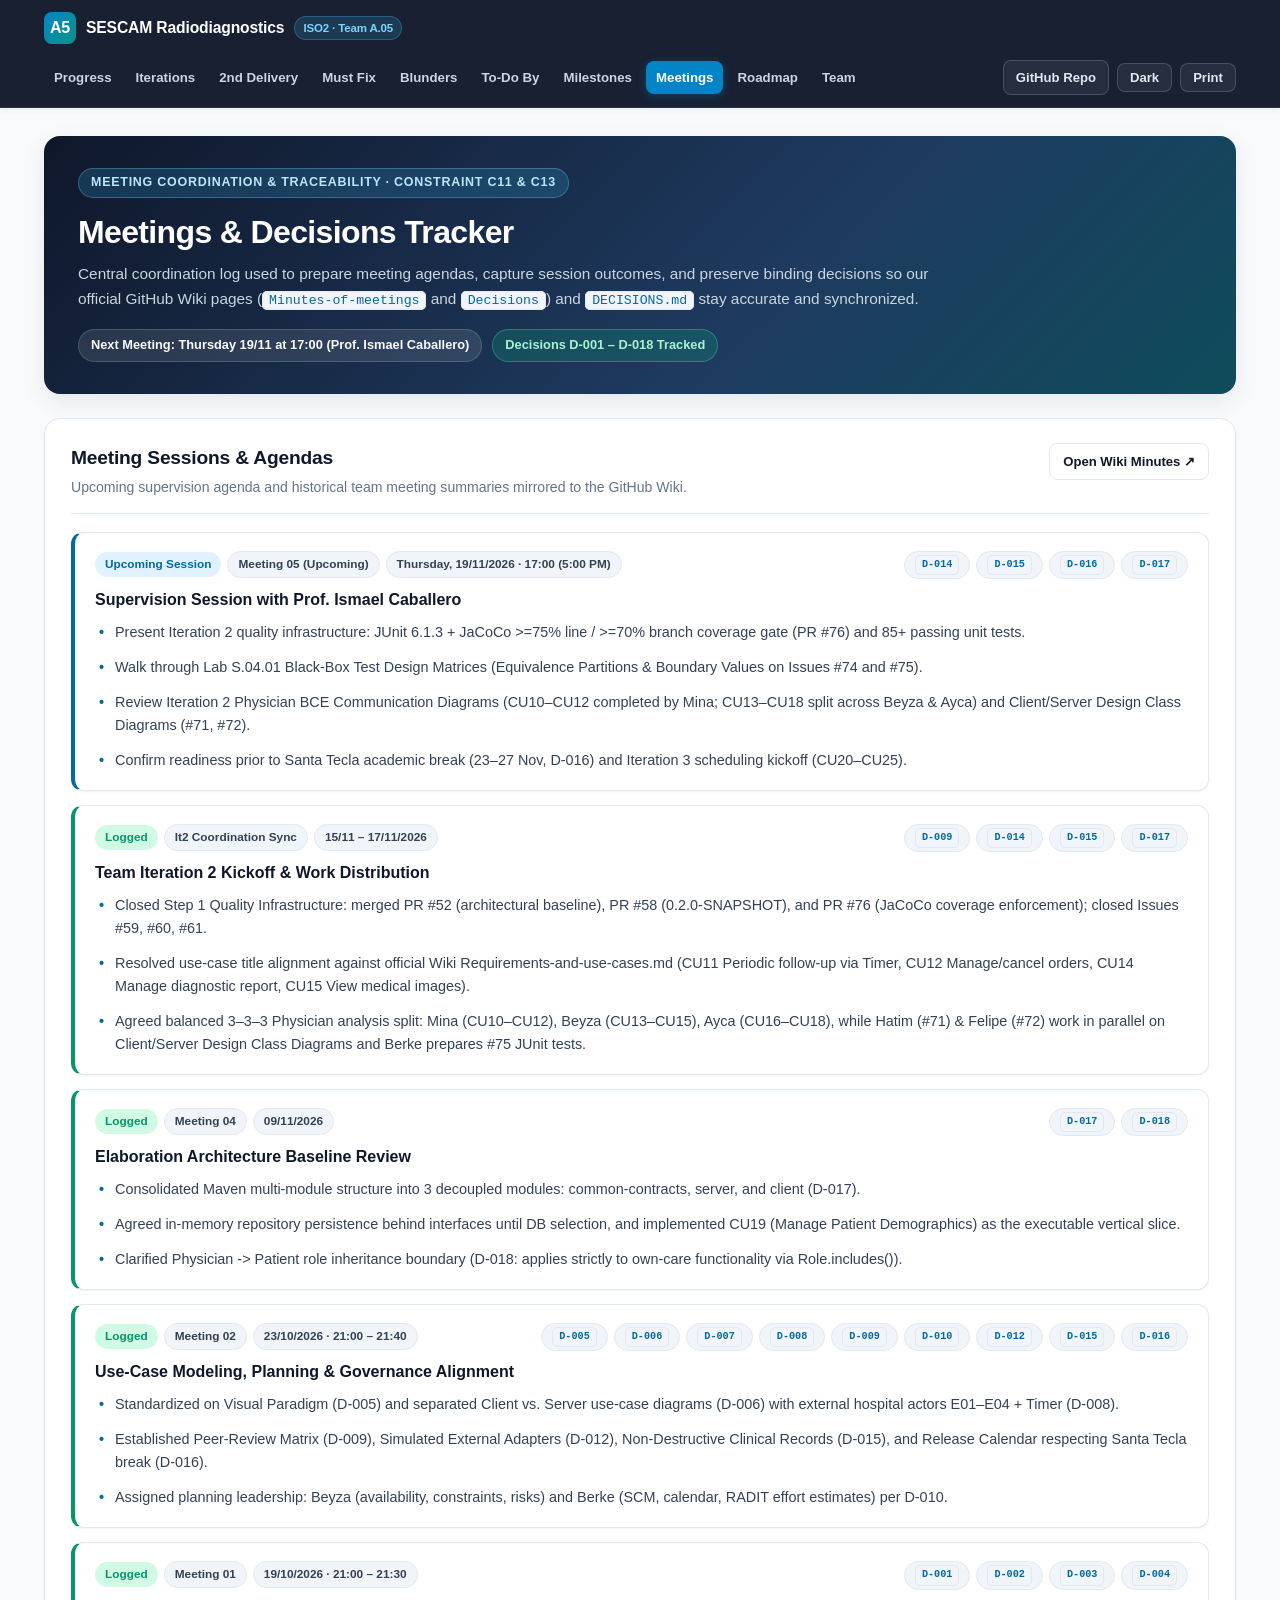
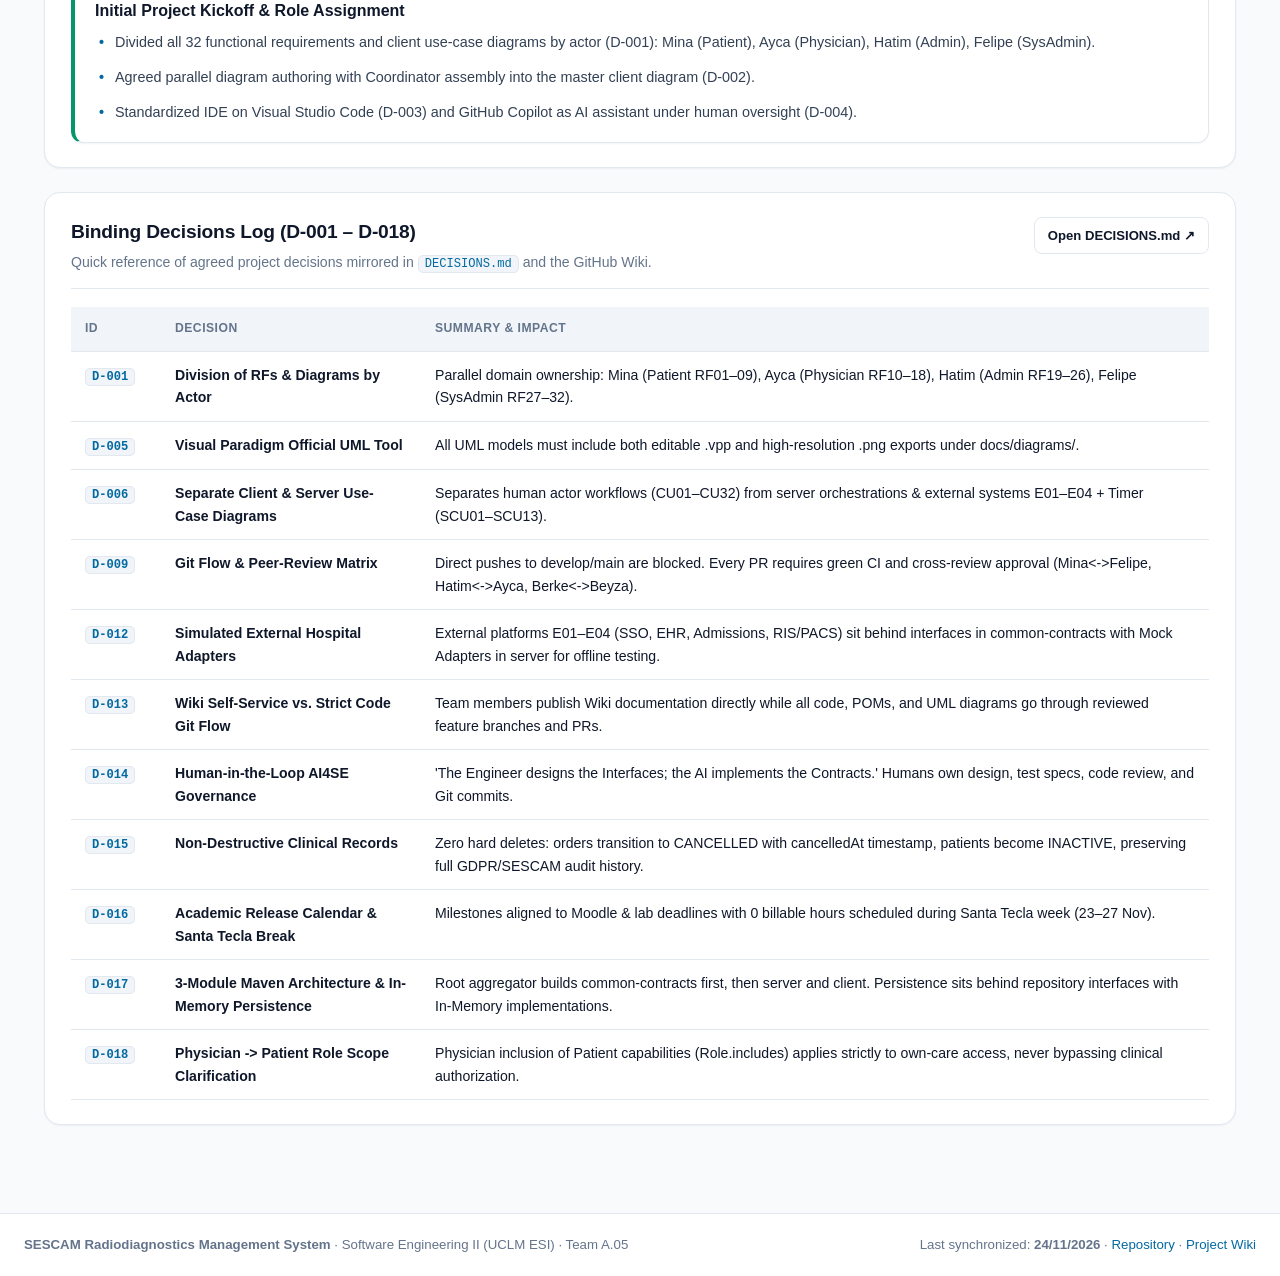
<file: meetings.html>
<!DOCTYPE html>
<html lang="en">
<head>
  <meta charset="UTF-8">
  <meta name="viewport" content="width=device-width, initial-scale=1.0">
  <title>Meetings &amp; Decisions · SESCAM Radiodiagnostics (ISO2 Team A.05)</title>
  <link rel="stylesheet" href="style.css?v=3">
</head>
<body data-page="meetings">
  <div id="site-navbar"></div>

  <main class="container">
    <header class="page-hero">
      <div class="hero-eyebrow">Meeting Coordination &amp; Traceability · Constraint C11 &amp; C13</div>
      <h1>Meetings &amp; Decisions Tracker</h1>
      <p>
        Central coordination log used to prepare meeting agendas, capture session outcomes, and preserve binding decisions so our official GitHub Wiki pages (<code>Minutes-of-meetings</code> and <code>Decisions</code>) and <code>DECISIONS.md</code> stay accurate and synchronized.
      </p>
      <div class="hero-meta">
        <span class="meta-pill">Next Meeting: Thursday 19/11 at 17:00 (Prof. Ismael Caballero)</span>
        <span class="meta-pill green">Decisions D-001 &ndash; D-018 Tracked</span>
      </div>
    </header>

    <section class="section-card">
      <div class="section-header">
        <div>
          <h2>Meeting Sessions &amp; Agendas</h2>
          <p>Upcoming supervision agenda and historical team meeting summaries mirrored to the GitHub Wiki.</p>
        </div>
        <a class="btn" href="https://github.com/hatimbenayad/2026-ISO2-A.05/wiki/Minutes-of-meetings" target="_blank" rel="noopener">Open Wiki Minutes ↗</a>
      </div>
      <div id="meetings-log" class="issue-list"></div>
    </section>

    <section class="section-card">
      <div class="section-header">
        <div>
          <h2>Binding Decisions Log (D-001 &ndash; D-018)</h2>
          <p>Quick reference of agreed project decisions mirrored in <code>DECISIONS.md</code> and the GitHub Wiki.</p>
        </div>
        <a class="btn" href="https://github.com/hatimbenayad/2026-ISO2-A.05/blob/develop/DECISIONS.md" target="_blank" rel="noopener">Open DECISIONS.md ↗</a>
      </div>
      <div class="data-table-wrap">
        <table class="data-table">
          <thead>
            <tr>
              <th style="width:90px;">ID</th>
              <th style="width:260px;">Decision</th>
              <th>Summary &amp; Impact</th>
            </tr>
          </thead>
          <tbody id="meetings-decisions-table"></tbody>
        </table>
      </div>
    </section>
  </main>

  <div id="site-footer"></div>
  <script src="data.js?v=3"></script>
  <script src="app.js?v=3"></script>
</body>
</html>
</file>
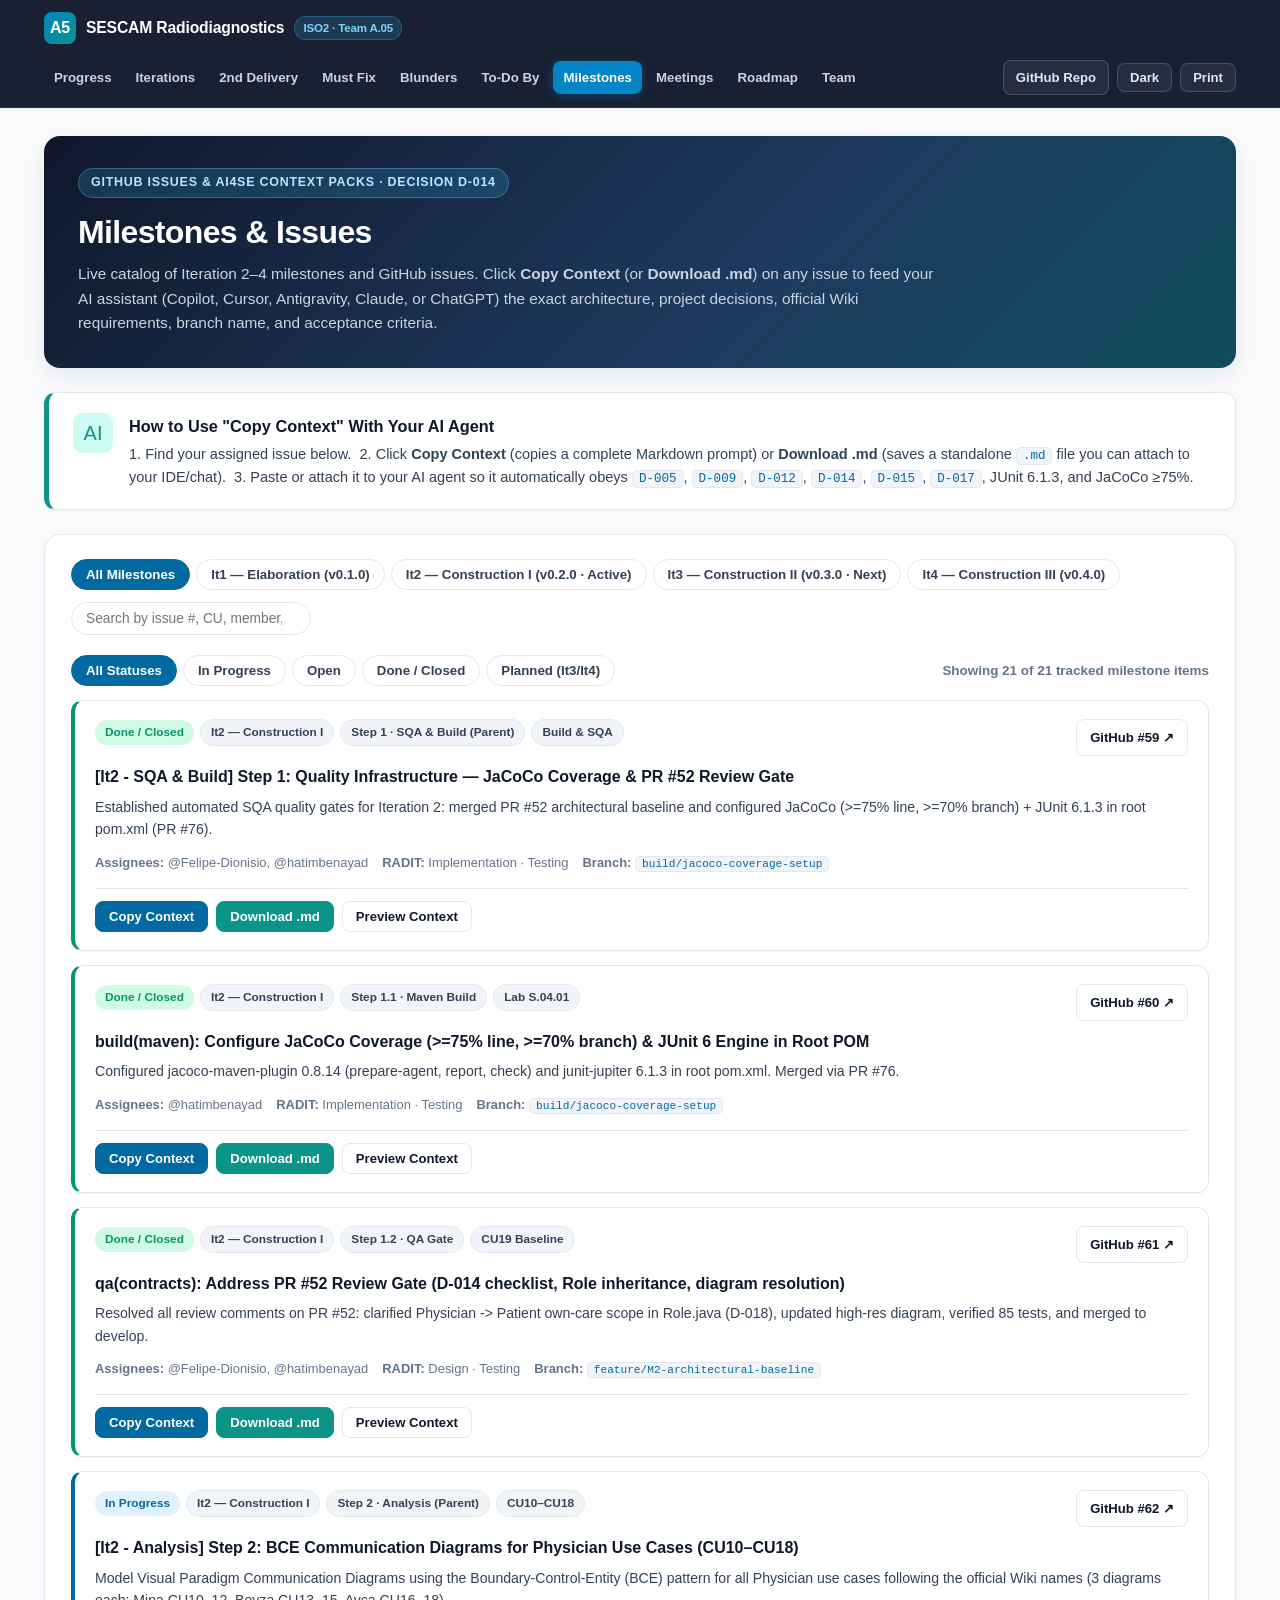
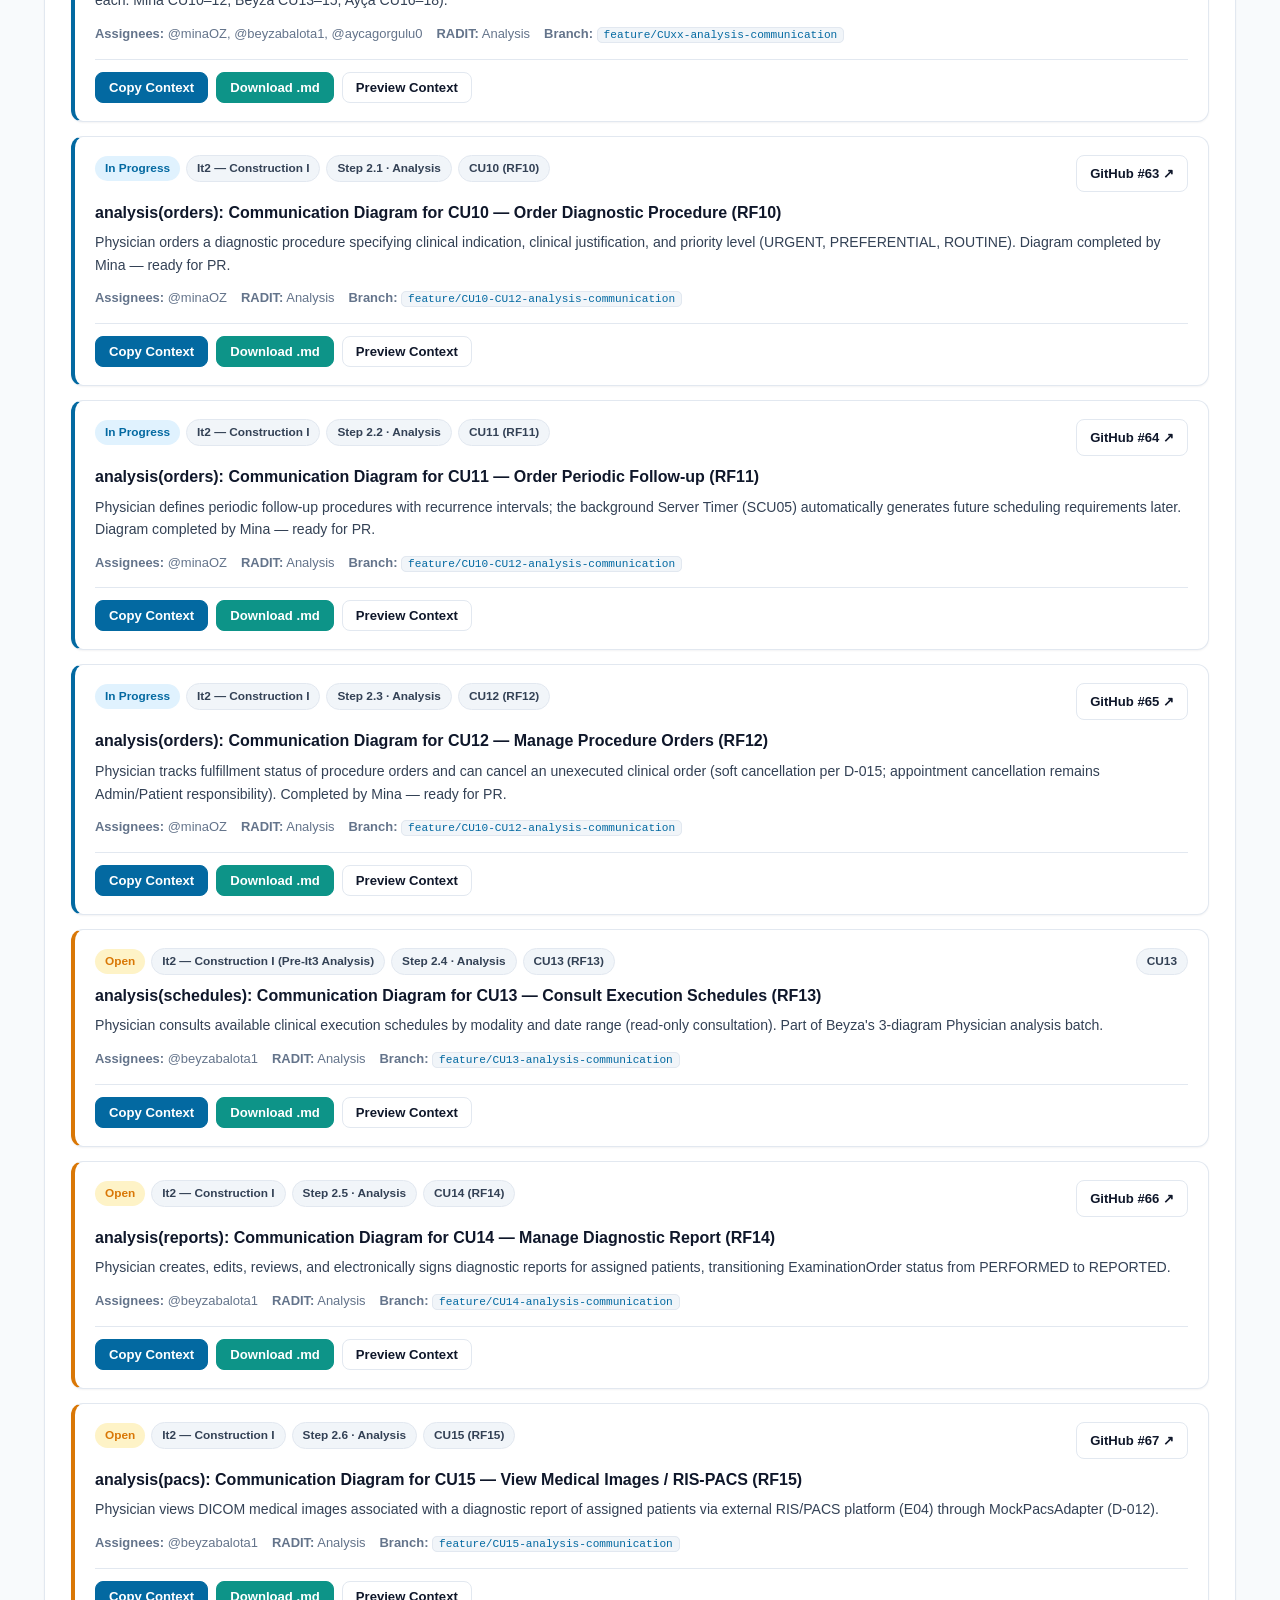
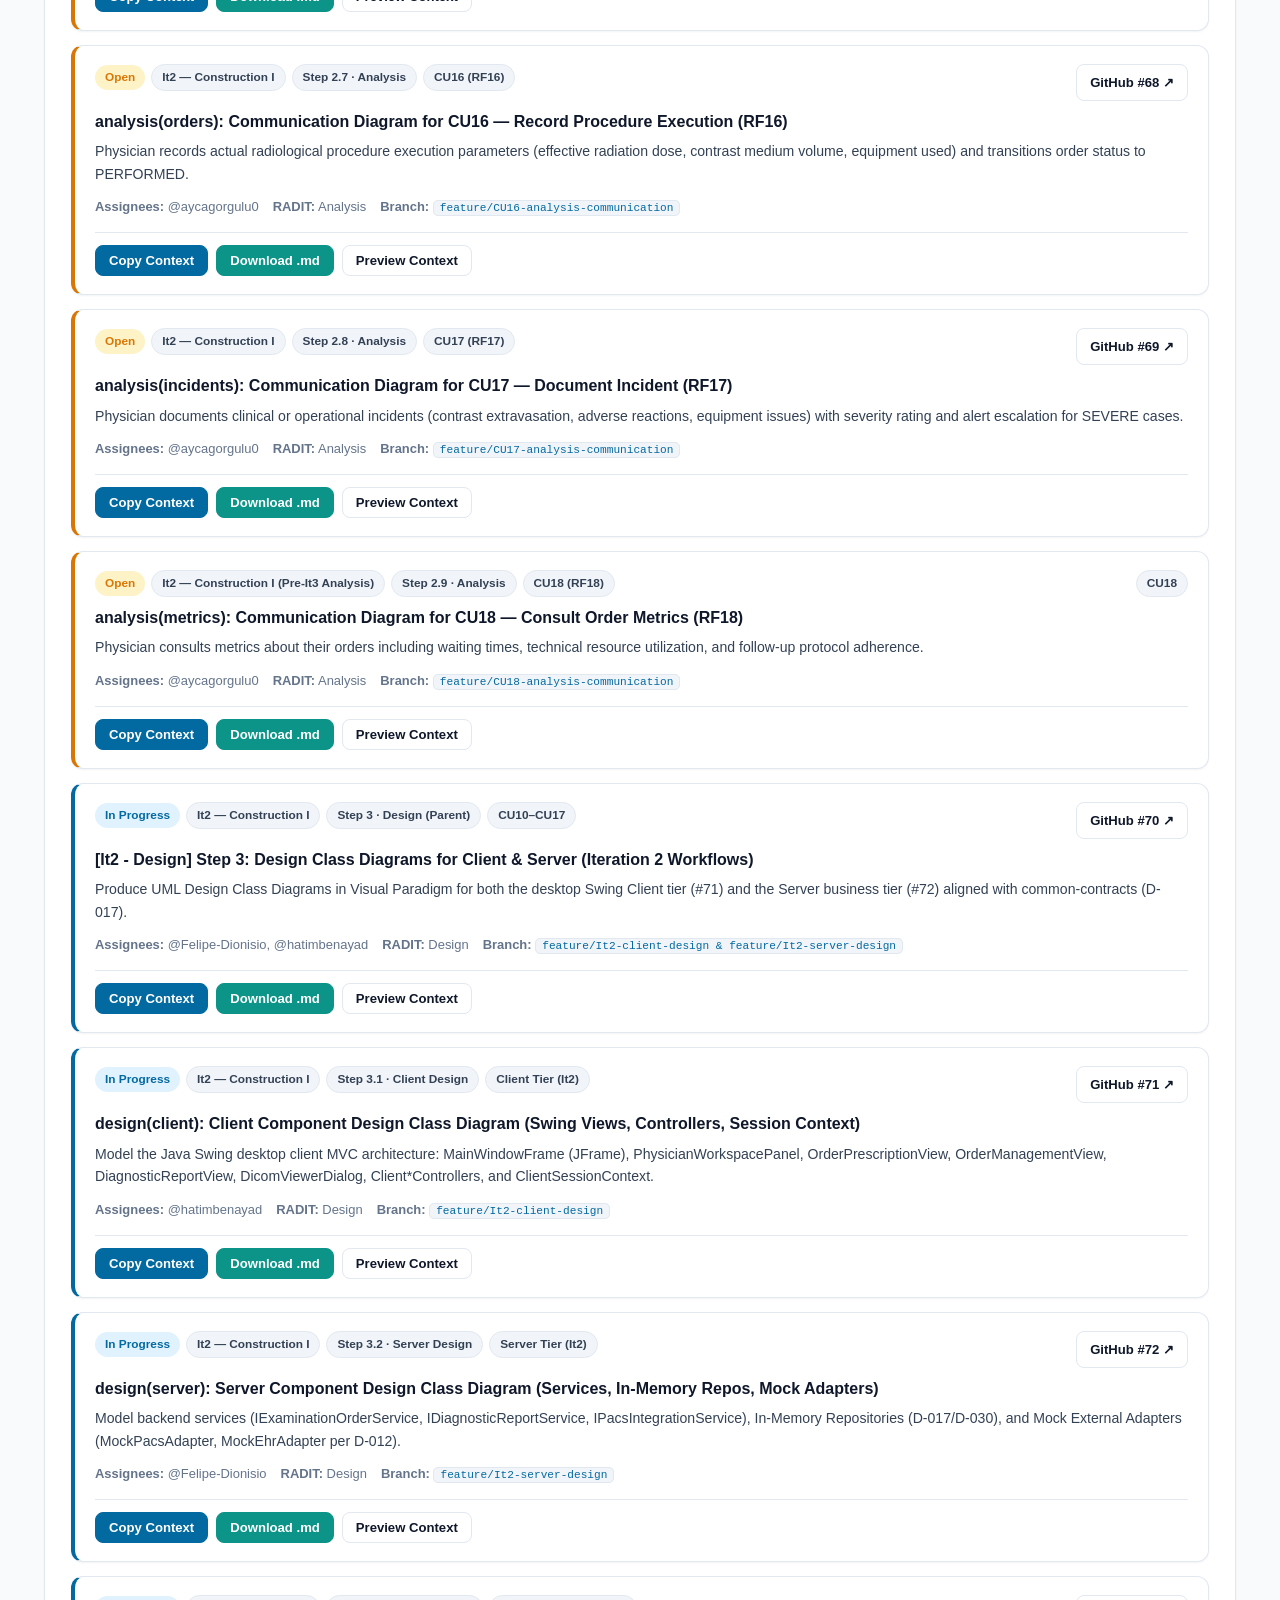
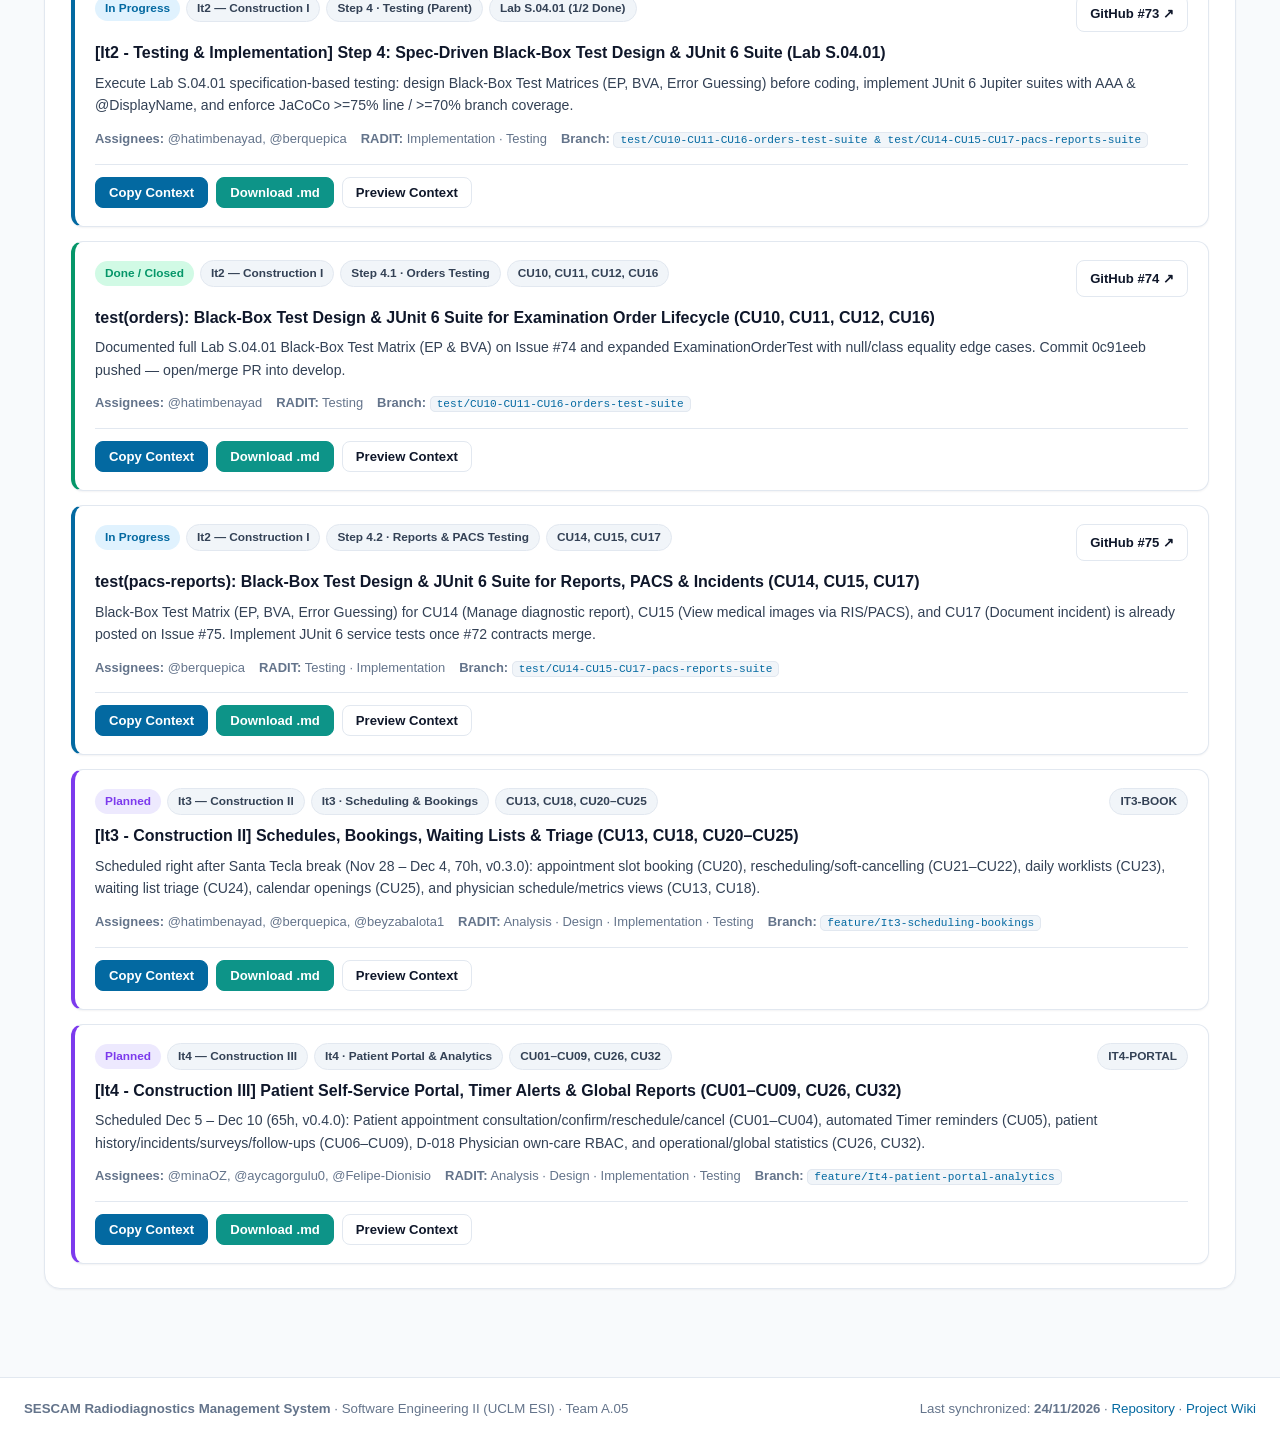
<file: milestones.html>
<!DOCTYPE html>
<html lang="en">
<head>
  <meta charset="UTF-8">
  <meta name="viewport" content="width=device-width, initial-scale=1.0">
  <title>Milestones &amp; Issues · SESCAM Radiodiagnostics (ISO2 Team A.05)</title>
  <link rel="stylesheet" href="style.css?v=3">
</head>
<body data-page="milestones">
  <div id="site-navbar"></div>

  <main class="container">
    <header class="page-hero">
      <div class="hero-eyebrow">GitHub Issues &amp; AI4SE Context Packs · Decision D-014</div>
      <h1>Milestones &amp; Issues</h1>
      <p>
        Live catalog of Iteration 2–4 milestones and GitHub issues. Click <strong>Copy Context</strong> (or <strong>Download .md</strong>) on any issue to feed your AI assistant (Copilot, Cursor, Antigravity, Claude, or ChatGPT) the exact architecture, project decisions, official Wiki requirements, branch name, and acceptance criteria.
      </p>
    </header>

    <section class="purpose-banner" style="border-left-color: var(--accent);">
      <div class="purpose-icon" style="background: var(--accent-soft); color: var(--accent);">AI</div>
      <div>
        <h2>How to Use "Copy Context" With Your AI Agent</h2>
        <p>
          1. Find your assigned issue below. &nbsp;2. Click <strong>Copy Context</strong> (copies a complete Markdown prompt) or <strong>Download .md</strong> (saves a standalone <code>.md</code> file you can attach to your IDE/chat). &nbsp;3. Paste or attach it to your AI agent so it automatically obeys <code>D-005</code>, <code>D-009</code>, <code>D-012</code>, <code>D-014</code>, <code>D-015</code>, <code>D-017</code>, JUnit 6.1.3, and JaCoCo &ge;75%.
        </p>
      </div>
    </section>

    <section class="section-card">
      <div class="toolbar">
        <div id="milestone-filters" class="filter-group"></div>
        <input id="issue-search" class="search-input" type="search" placeholder="Search by issue #, CU, member, branch..." aria-label="Search issues">
      </div>
      <div class="toolbar" style="margin-bottom: 14px;">
        <div id="status-filters" class="filter-group"></div>
        <span id="issue-count-label" style="font-size: 0.84rem; color: var(--text-muted); font-weight: 600;"></span>
      </div>

      <div id="issues-container" class="issue-list"></div>
    </section>
  </main>

  <div id="site-footer"></div>
  <script src="data.js?v=3"></script>
  <script src="app.js?v=3"></script>
</body>
</html>
</file>
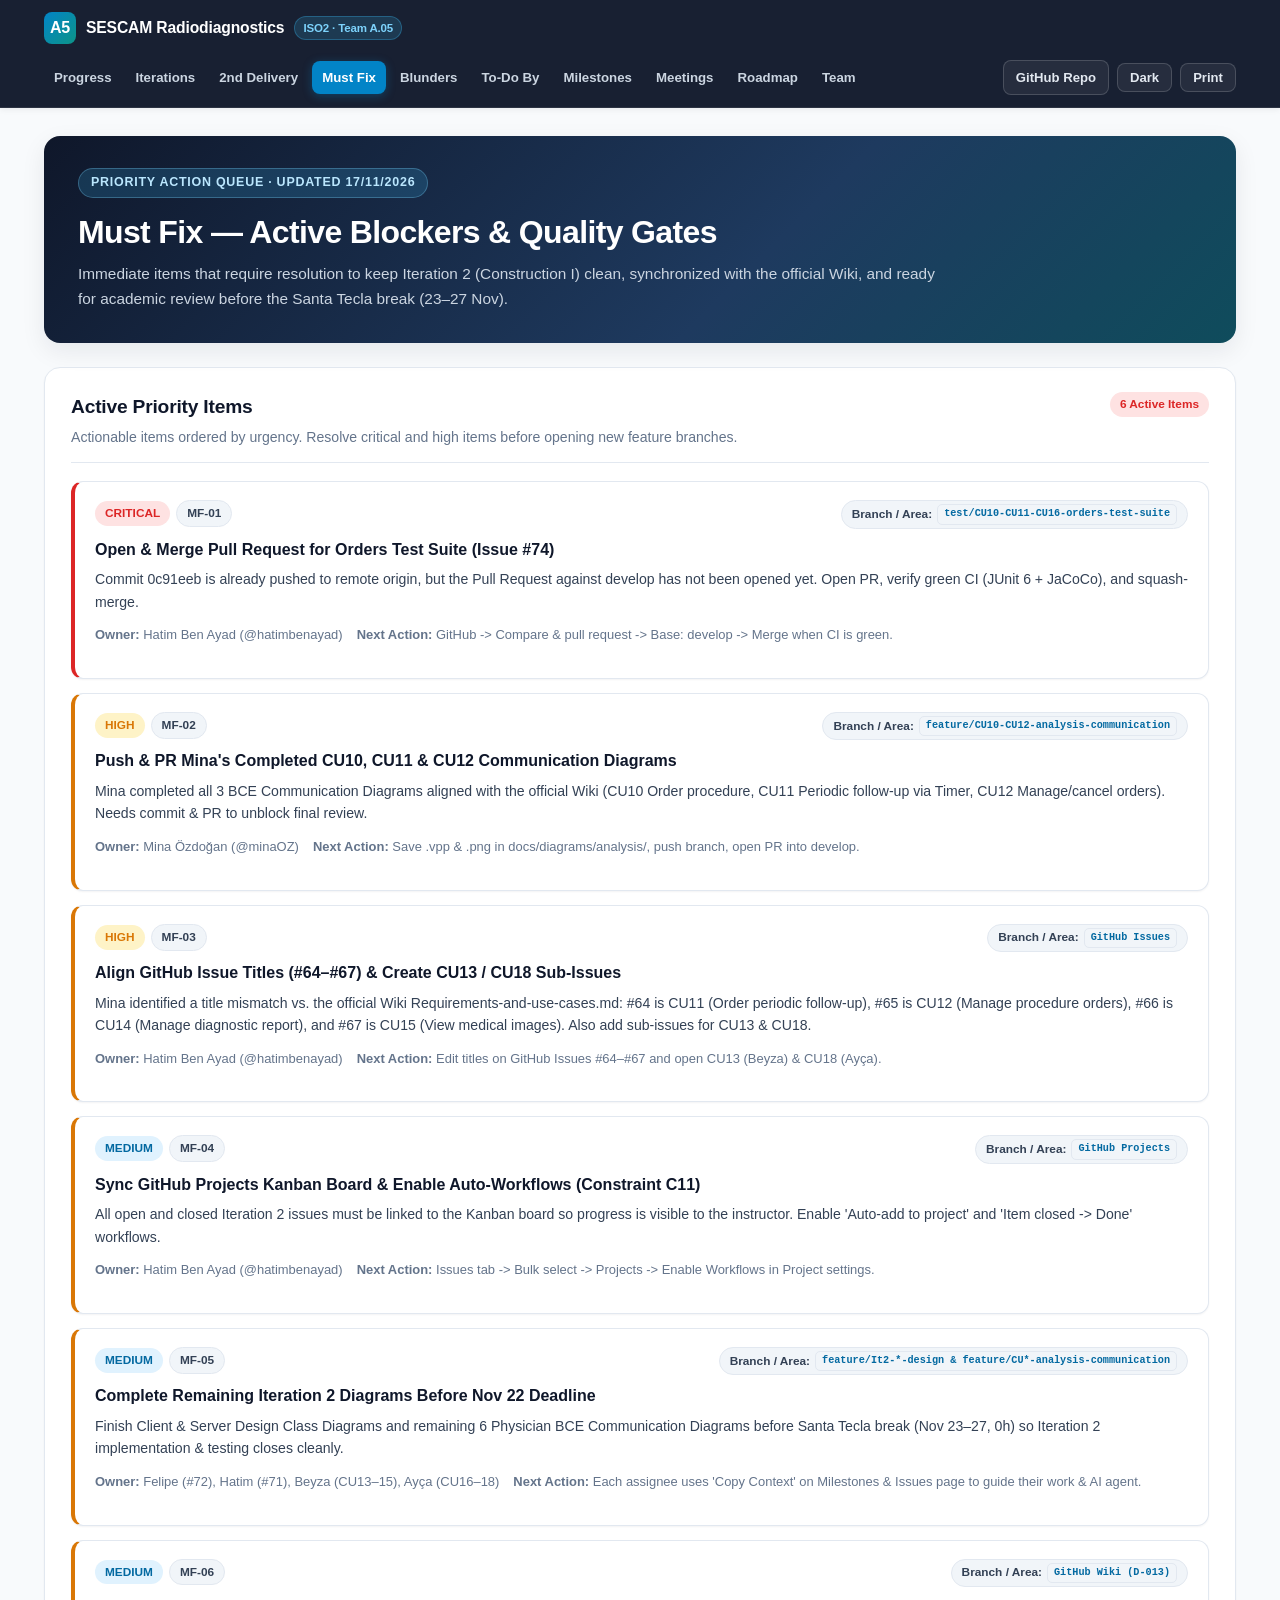
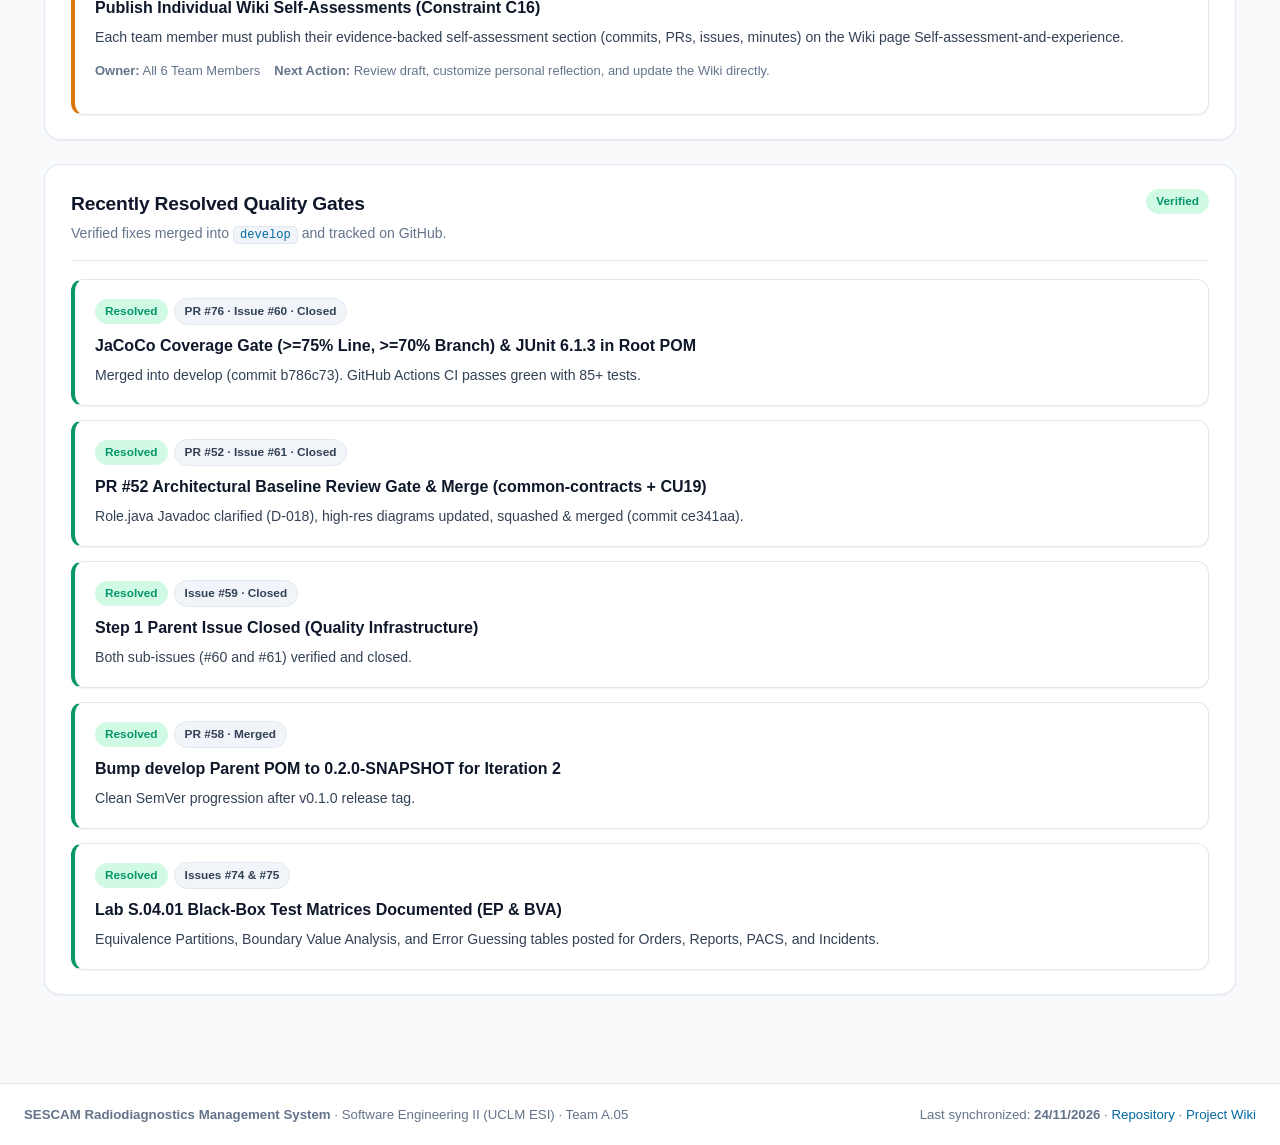
<file: must-fix.html>
<!DOCTYPE html>
<html lang="en">
<head>
  <meta charset="UTF-8">
  <meta name="viewport" content="width=device-width, initial-scale=1.0">
  <title>Must Fix · SESCAM Radiodiagnostics (ISO2 Team A.05)</title>
  <link rel="stylesheet" href="style.css?v=3">
</head>
<body data-page="must-fix">
  <div id="site-navbar"></div>

  <main class="container">
    <header class="page-hero">
      <div class="hero-eyebrow">Priority Action Queue · Updated 17/11/2026</div>
      <h1>Must Fix — Active Blockers &amp; Quality Gates</h1>
      <p>
        Immediate items that require resolution to keep Iteration 2 (Construction I) clean, synchronized with the official Wiki, and ready for academic review before the Santa Tecla break (23–27 Nov).
      </p>
    </header>

    <section class="section-card">
      <div class="section-header">
        <div>
          <h2>Active Priority Items</h2>
          <p>Actionable items ordered by urgency. Resolve critical and high items before opening new feature branches.</p>
        </div>
        <span class="badge badge-critical">6 Active Items</span>
      </div>
      <div id="must-fix-active" class="issue-list"></div>
    </section>

    <section class="section-card">
      <div class="section-header">
        <div>
          <h2>Recently Resolved Quality Gates</h2>
          <p>Verified fixes merged into <code>develop</code> and tracked on GitHub.</p>
        </div>
        <span class="badge badge-done">Verified</span>
      </div>
      <div id="must-fix-resolved" class="issue-list"></div>
    </section>
  </main>

  <div id="site-footer"></div>
  <script src="data.js?v=3"></script>
  <script src="app.js?v=3"></script>
</body>
</html>
</file>
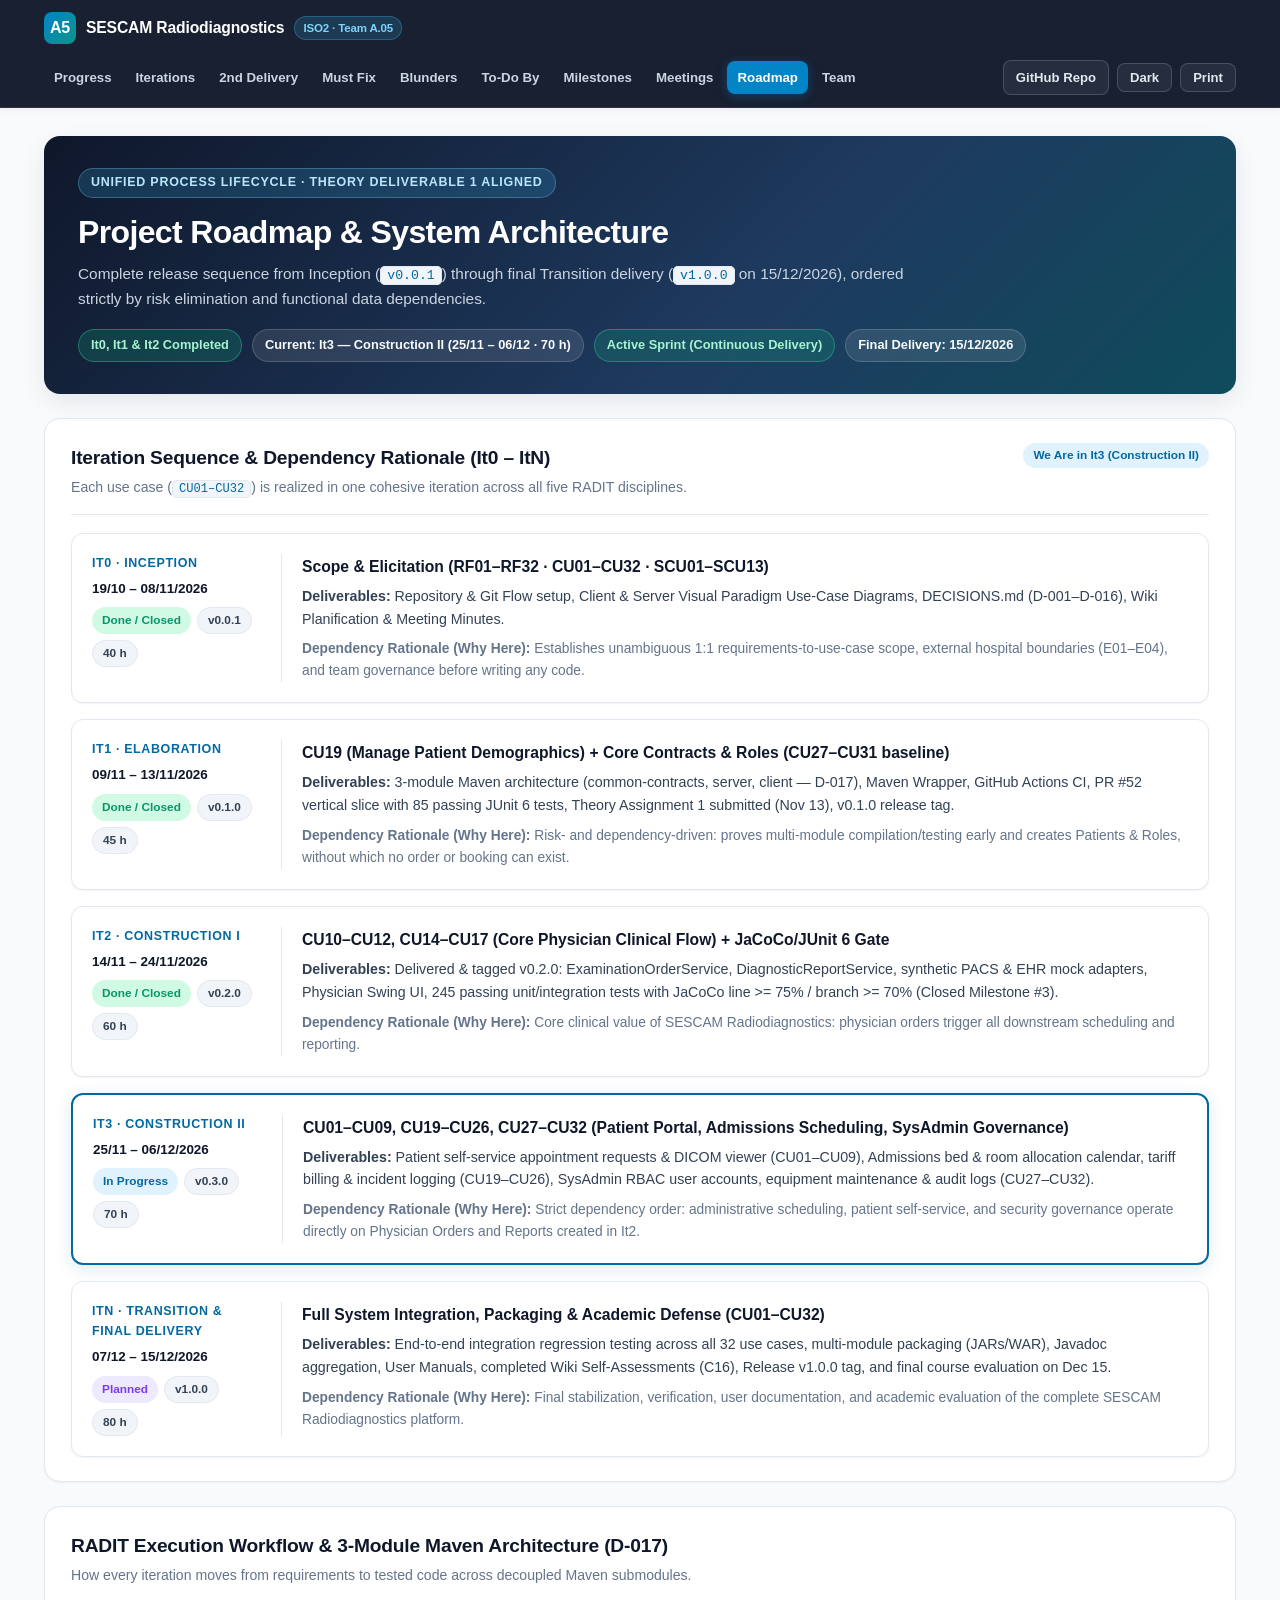
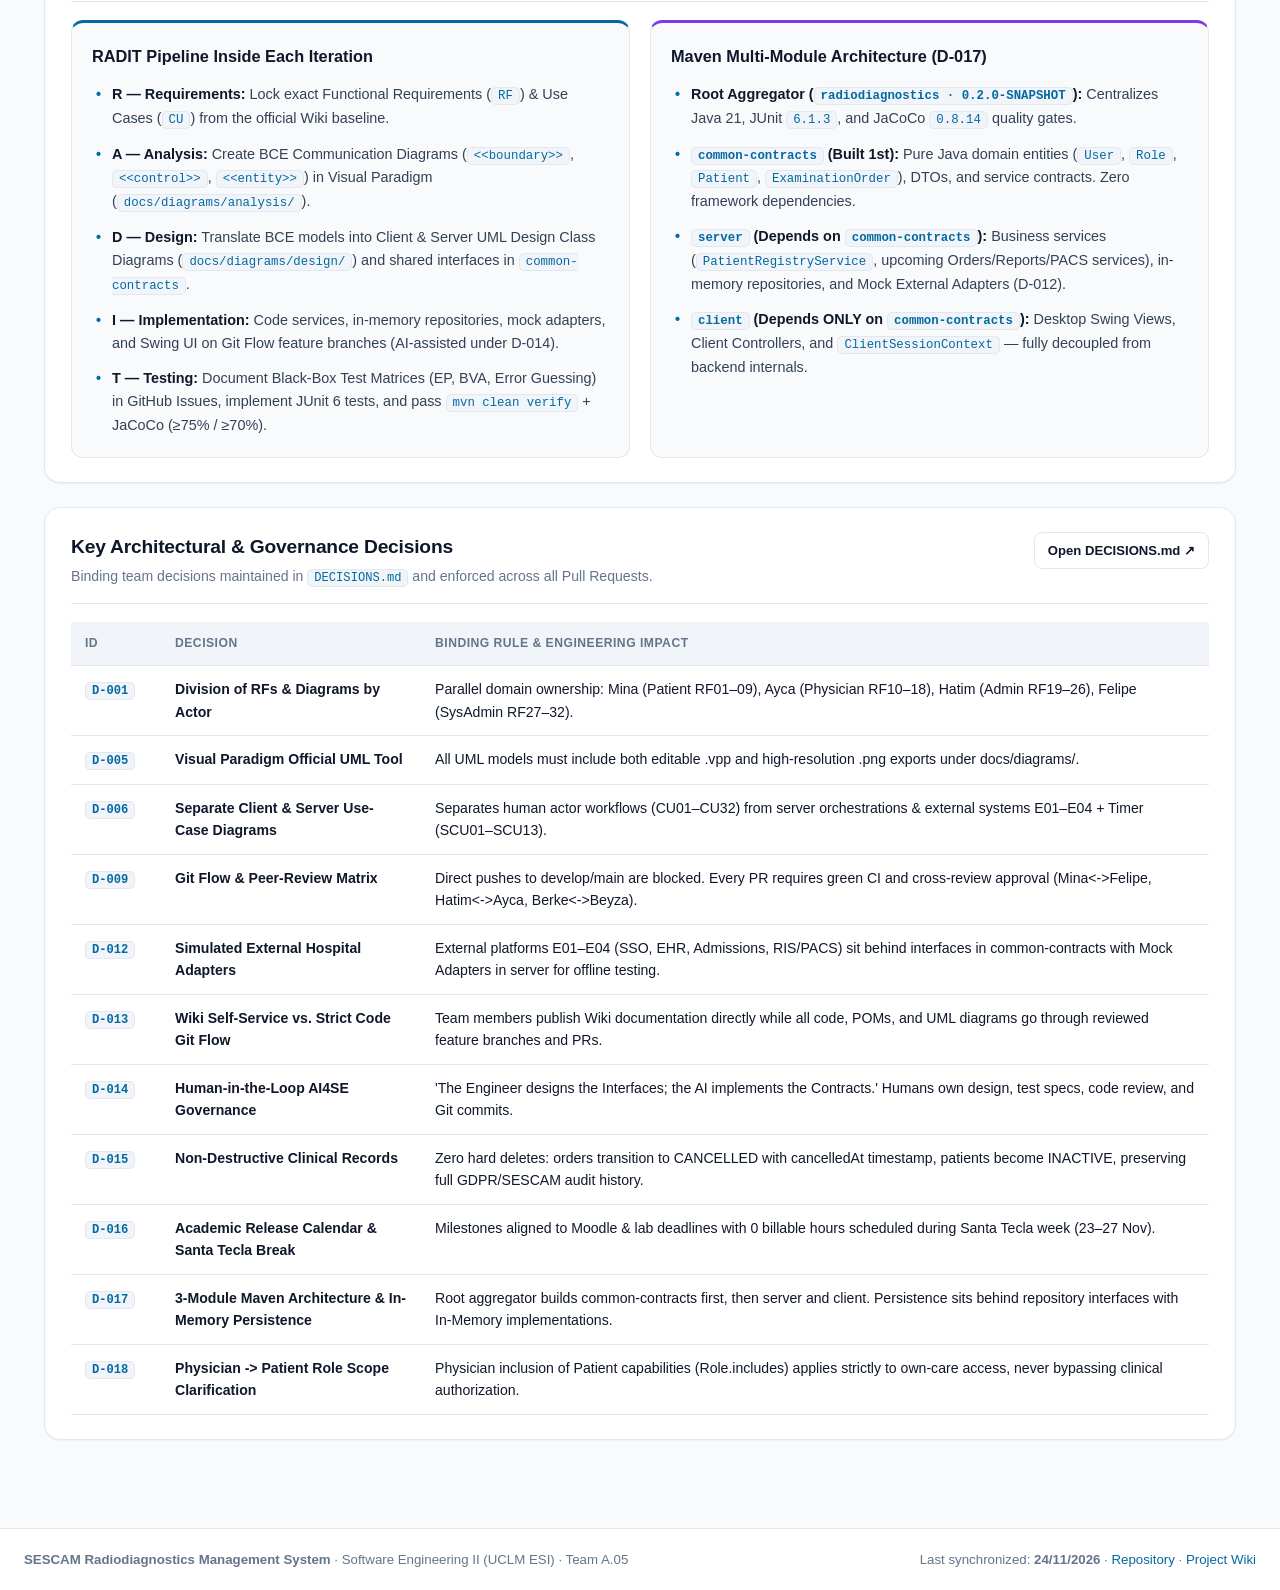
<file: roadmap.html>
<!DOCTYPE html>
<html lang="en">
<head>
  <meta charset="UTF-8">
  <meta name="viewport" content="width=device-width, initial-scale=1.0">
  <title>Roadmap &amp; Architecture · SESCAM Radiodiagnostics (ISO2 Team A.05)</title>
  <link rel="stylesheet" href="style.css?v=3">
</head>
<body data-page="roadmap">
  <div id="site-navbar"></div>

  <main class="container">
    <header class="page-hero">
      <div class="hero-eyebrow">Unified Process Lifecycle · Theory Deliverable 1 Aligned</div>
      <h1>Project Roadmap &amp; System Architecture</h1>
      <p>
        Complete release sequence from Inception (<code>v0.0.1</code>) through final Transition delivery (<code>v1.0.0</code> on 15/12/2026), ordered strictly by risk elimination and functional data dependencies.
      </p>
      <div class="hero-meta">
        <span class="meta-pill green">It0, It1 &amp; It2 Completed</span>
        <span class="meta-pill">Current: It3 — Construction II (25/11 – 06/12 · 70 h)</span>
        <span class="meta-pill green">Active Sprint (Continuous Delivery)</span>
        <span class="meta-pill">Final Delivery: 15/12/2026</span>
      </div>
    </header>

    <!-- Iteration Timeline -->
    <section class="section-card">
      <div class="section-header">
        <div>
          <h2>Iteration Sequence &amp; Dependency Rationale (It0 &ndash; ItN)</h2>
          <p>Each use case (<code>CU01–CU32</code>) is realized in one cohesive iteration across all five RADIT disciplines.</p>
        </div>
        <span class="badge badge-progress">We Are in It3 (Construction II)</span>
      </div>
      <div id="roadmap-timeline" class="timeline"></div>
    </section>

    <!-- RADIT & 3-Module Architecture -->
    <section class="section-card">
      <div class="section-header">
        <div>
          <h2>RADIT Execution Workflow &amp; 3-Module Maven Architecture (D-017)</h2>
          <p>How every iteration moves from requirements to tested code across decoupled Maven submodules.</p>
        </div>
      </div>

      <div class="two-col">
        <div class="panel primary-accent">
          <h3>RADIT Pipeline Inside Each Iteration</h3>
          <ul class="clean-list">
            <li><strong>R — Requirements:</strong> Lock exact Functional Requirements (<code>RF</code>) &amp; Use Cases (<code>CU</code>) from the official Wiki baseline.</li>
            <li><strong>A — Analysis:</strong> Create BCE Communication Diagrams (<code>&lt;&lt;boundary&gt;&gt;</code>, <code>&lt;&lt;control&gt;&gt;</code>, <code>&lt;&lt;entity&gt;&gt;</code>) in Visual Paradigm (<code>docs/diagrams/analysis/</code>).</li>
            <li><strong>D — Design:</strong> Translate BCE models into Client &amp; Server UML Design Class Diagrams (<code>docs/diagrams/design/</code>) and shared interfaces in <code>common-contracts</code>.</li>
            <li><strong>I — Implementation:</strong> Code services, in-memory repositories, mock adapters, and Swing UI on Git Flow feature branches (AI-assisted under D-014).</li>
            <li><strong>T — Testing:</strong> Document Black-Box Test Matrices (EP, BVA, Error Guessing) in GitHub Issues, implement JUnit 6 tests, and pass <code>mvn clean verify</code> + JaCoCo (&ge;75% / &ge;70%).</li>
          </ul>
        </div>

        <div class="panel purple-accent">
          <h3>Maven Multi-Module Architecture (D-017)</h3>
          <ul class="clean-list">
            <li><strong>Root Aggregator (<code>radiodiagnostics · 0.2.0-SNAPSHOT</code>):</strong> Centralizes Java 21, JUnit <code>6.1.3</code>, and JaCoCo <code>0.8.14</code> quality gates.</li>
            <li><strong><code>common-contracts</code> (Built 1st):</strong> Pure Java domain entities (<code>User</code>, <code>Role</code>, <code>Patient</code>, <code>ExaminationOrder</code>), DTOs, and service contracts. Zero framework dependencies.</li>
            <li><strong><code>server</code> (Depends on <code>common-contracts</code>):</strong> Business services (<code>PatientRegistryService</code>, upcoming Orders/Reports/PACS services), in-memory repositories, and Mock External Adapters (D-012).</li>
            <li><strong><code>client</code> (Depends ONLY on <code>common-contracts</code>):</strong> Desktop Swing Views, Client Controllers, and <code>ClientSessionContext</code> — fully decoupled from backend internals.</li>
          </ul>
        </div>
      </div>
    </section>

    <!-- Key Decisions Reference -->
    <section class="section-card">
      <div class="section-header">
        <div>
          <h2>Key Architectural &amp; Governance Decisions</h2>
          <p>Binding team decisions maintained in <code>DECISIONS.md</code> and enforced across all Pull Requests.</p>
        </div>
        <a class="btn" href="https://github.com/hatimbenayad/2026-ISO2-A.05/blob/develop/DECISIONS.md" target="_blank" rel="noopener">Open DECISIONS.md ↗</a>
      </div>
      <div class="data-table-wrap">
        <table class="data-table">
          <thead>
            <tr>
              <th style="width:90px;">ID</th>
              <th style="width:260px;">Decision</th>
              <th>Binding Rule &amp; Engineering Impact</th>
            </tr>
          </thead>
          <tbody id="roadmap-decisions"></tbody>
        </table>
      </div>
    </section>
  </main>

  <div id="site-footer"></div>
  <script src="data.js?v=3"></script>
  <script src="app.js?v=3"></script>
</body>
</html>
</file>
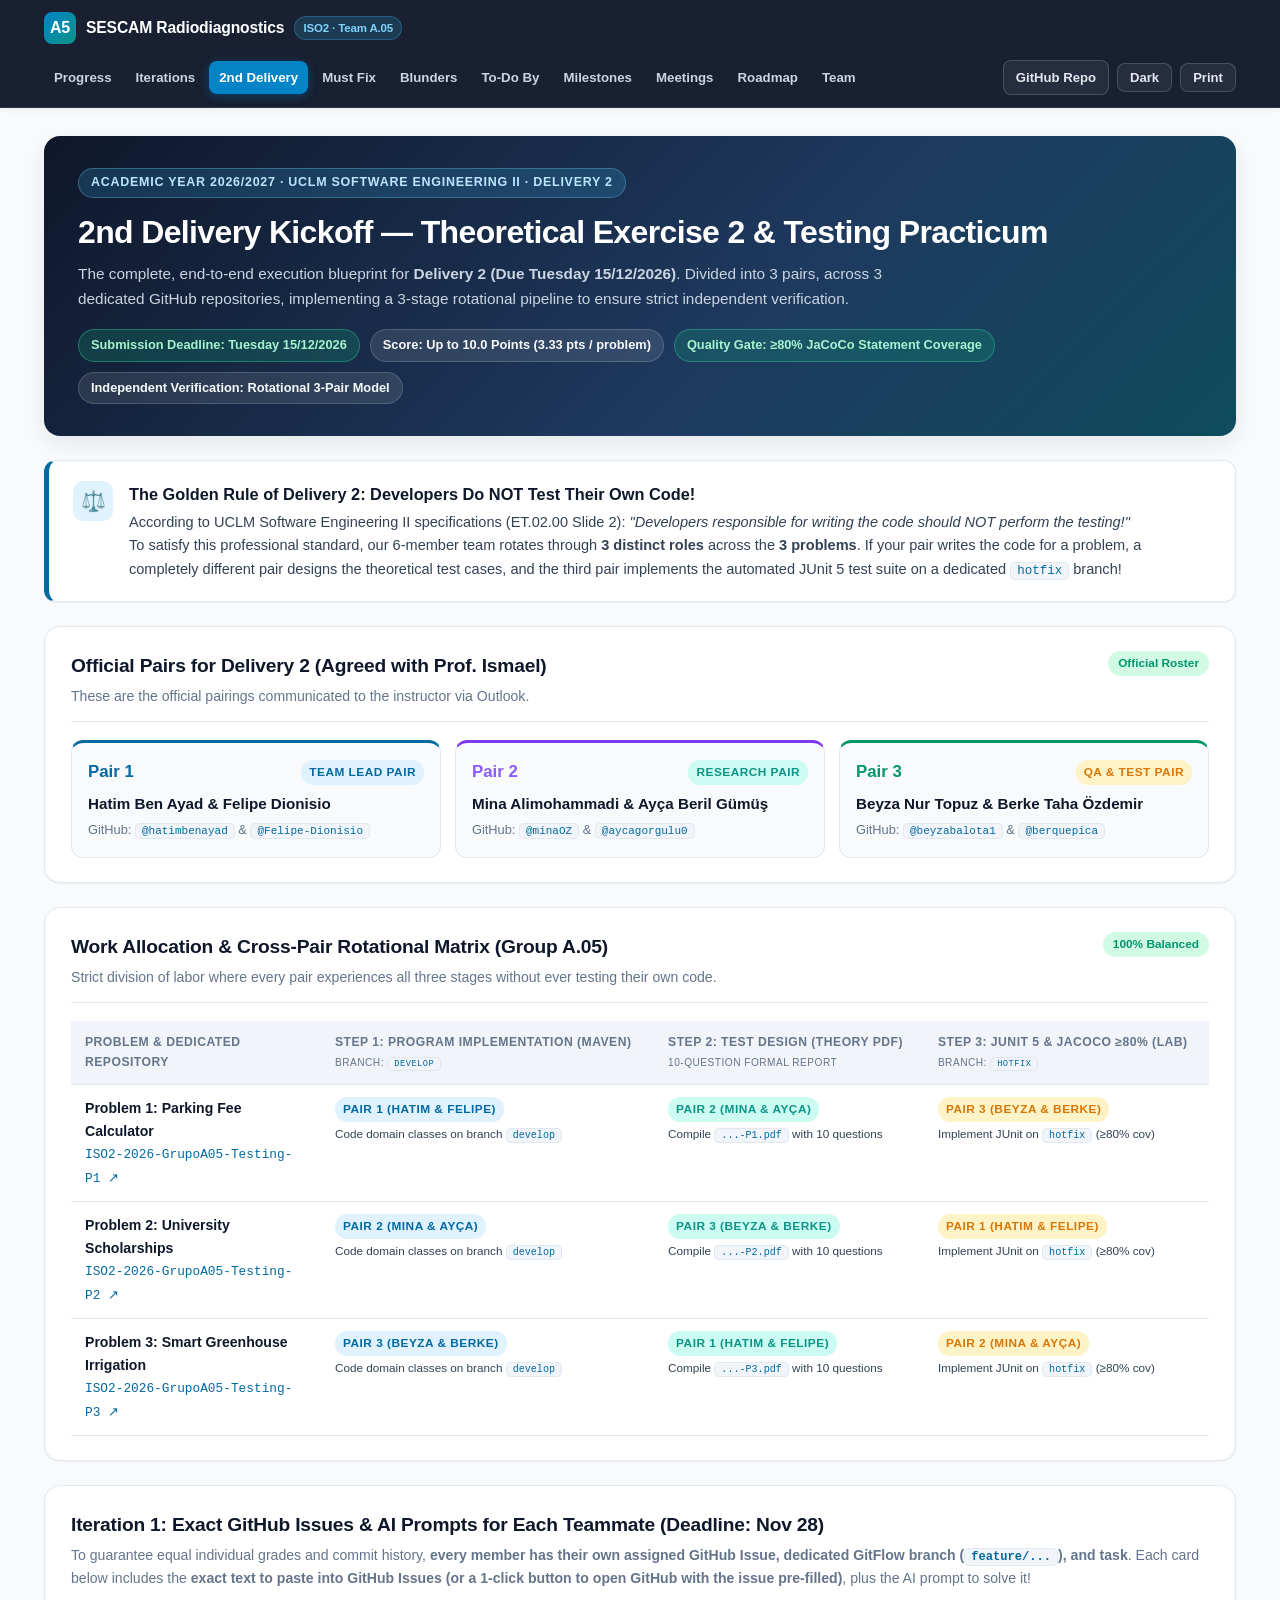
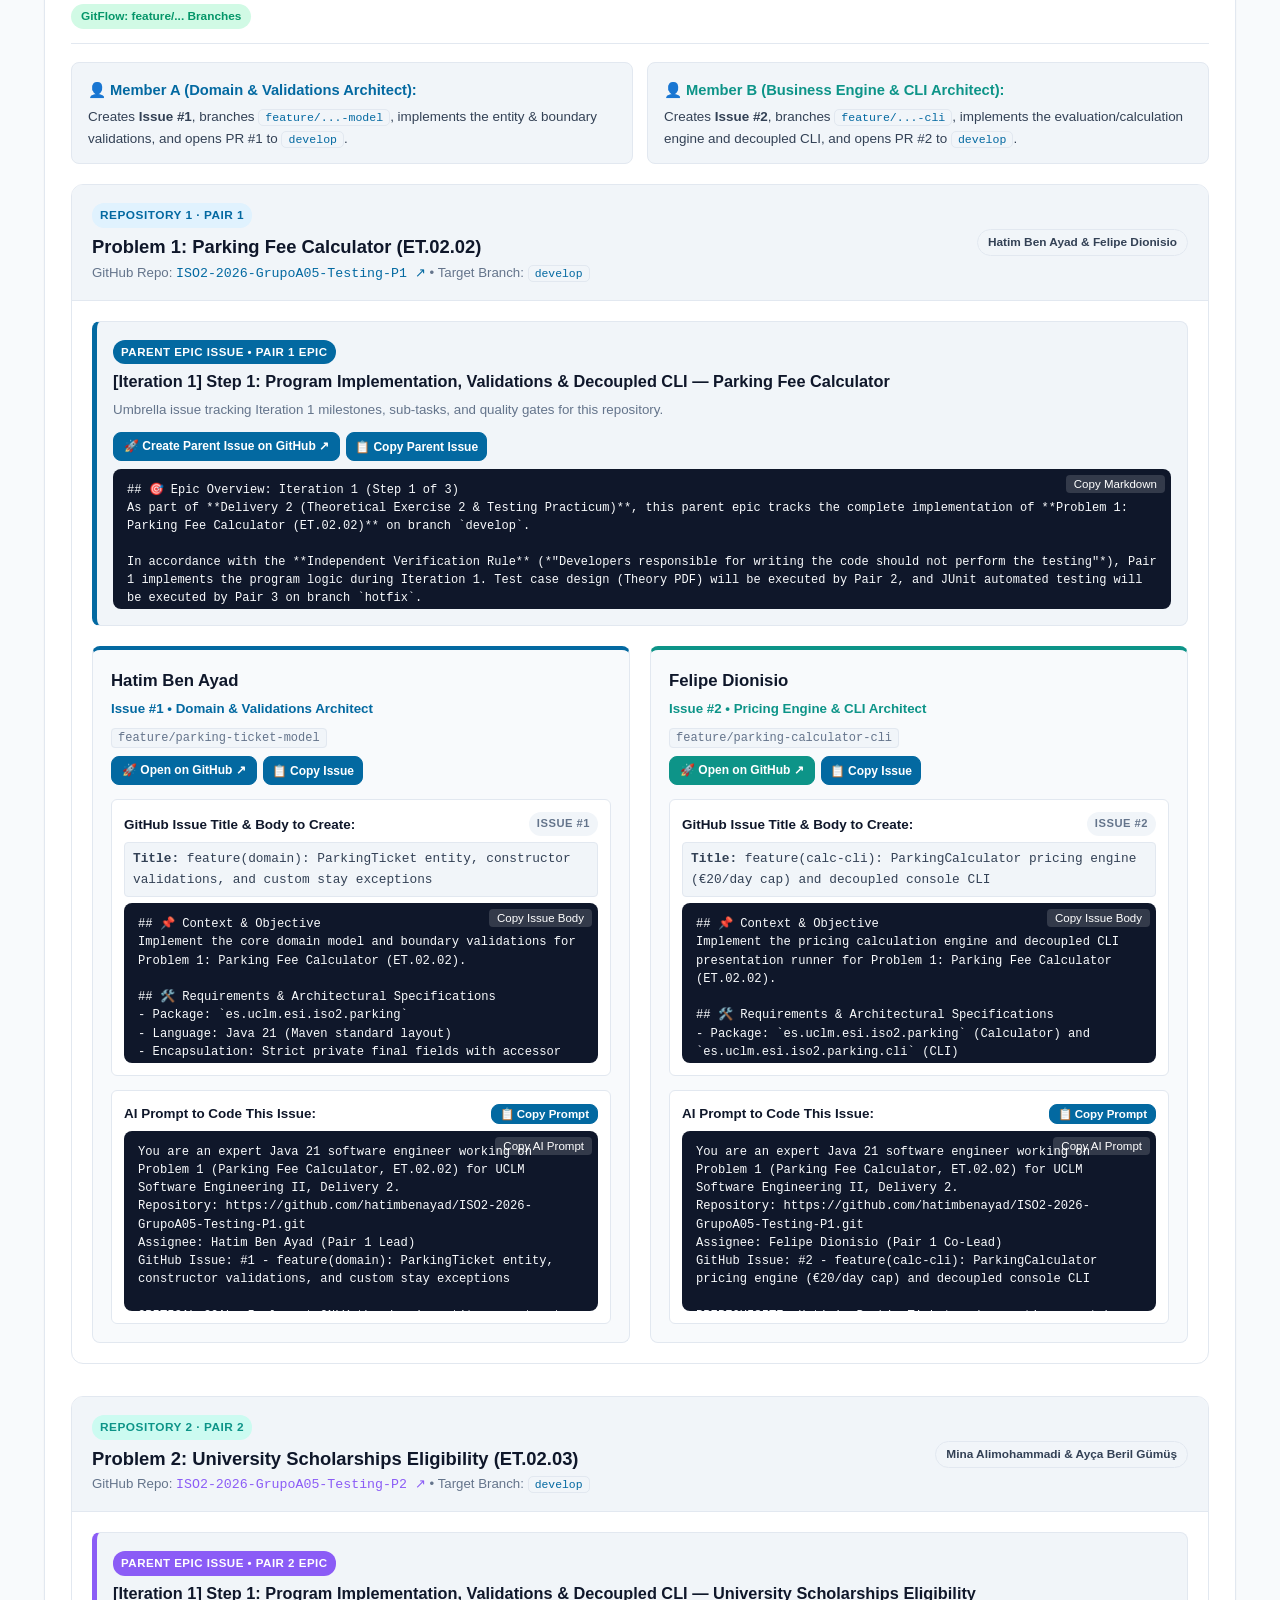
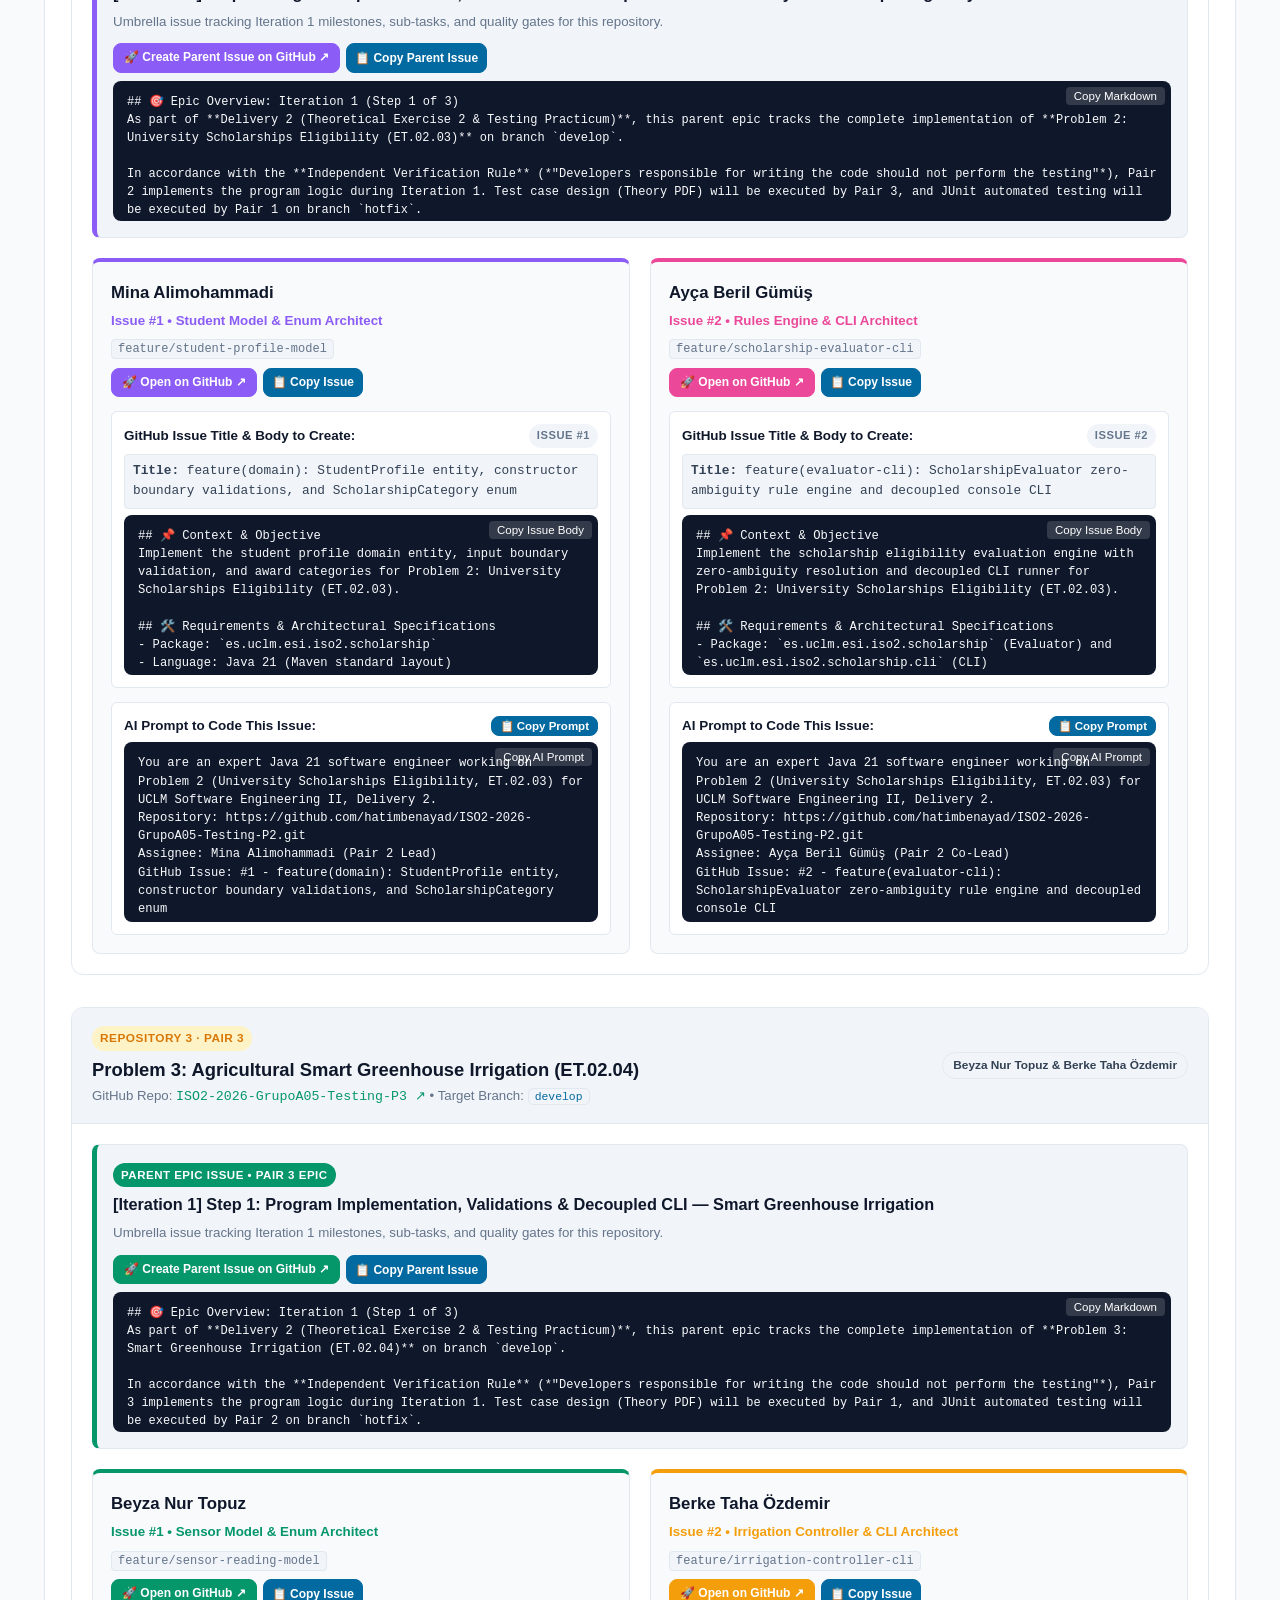
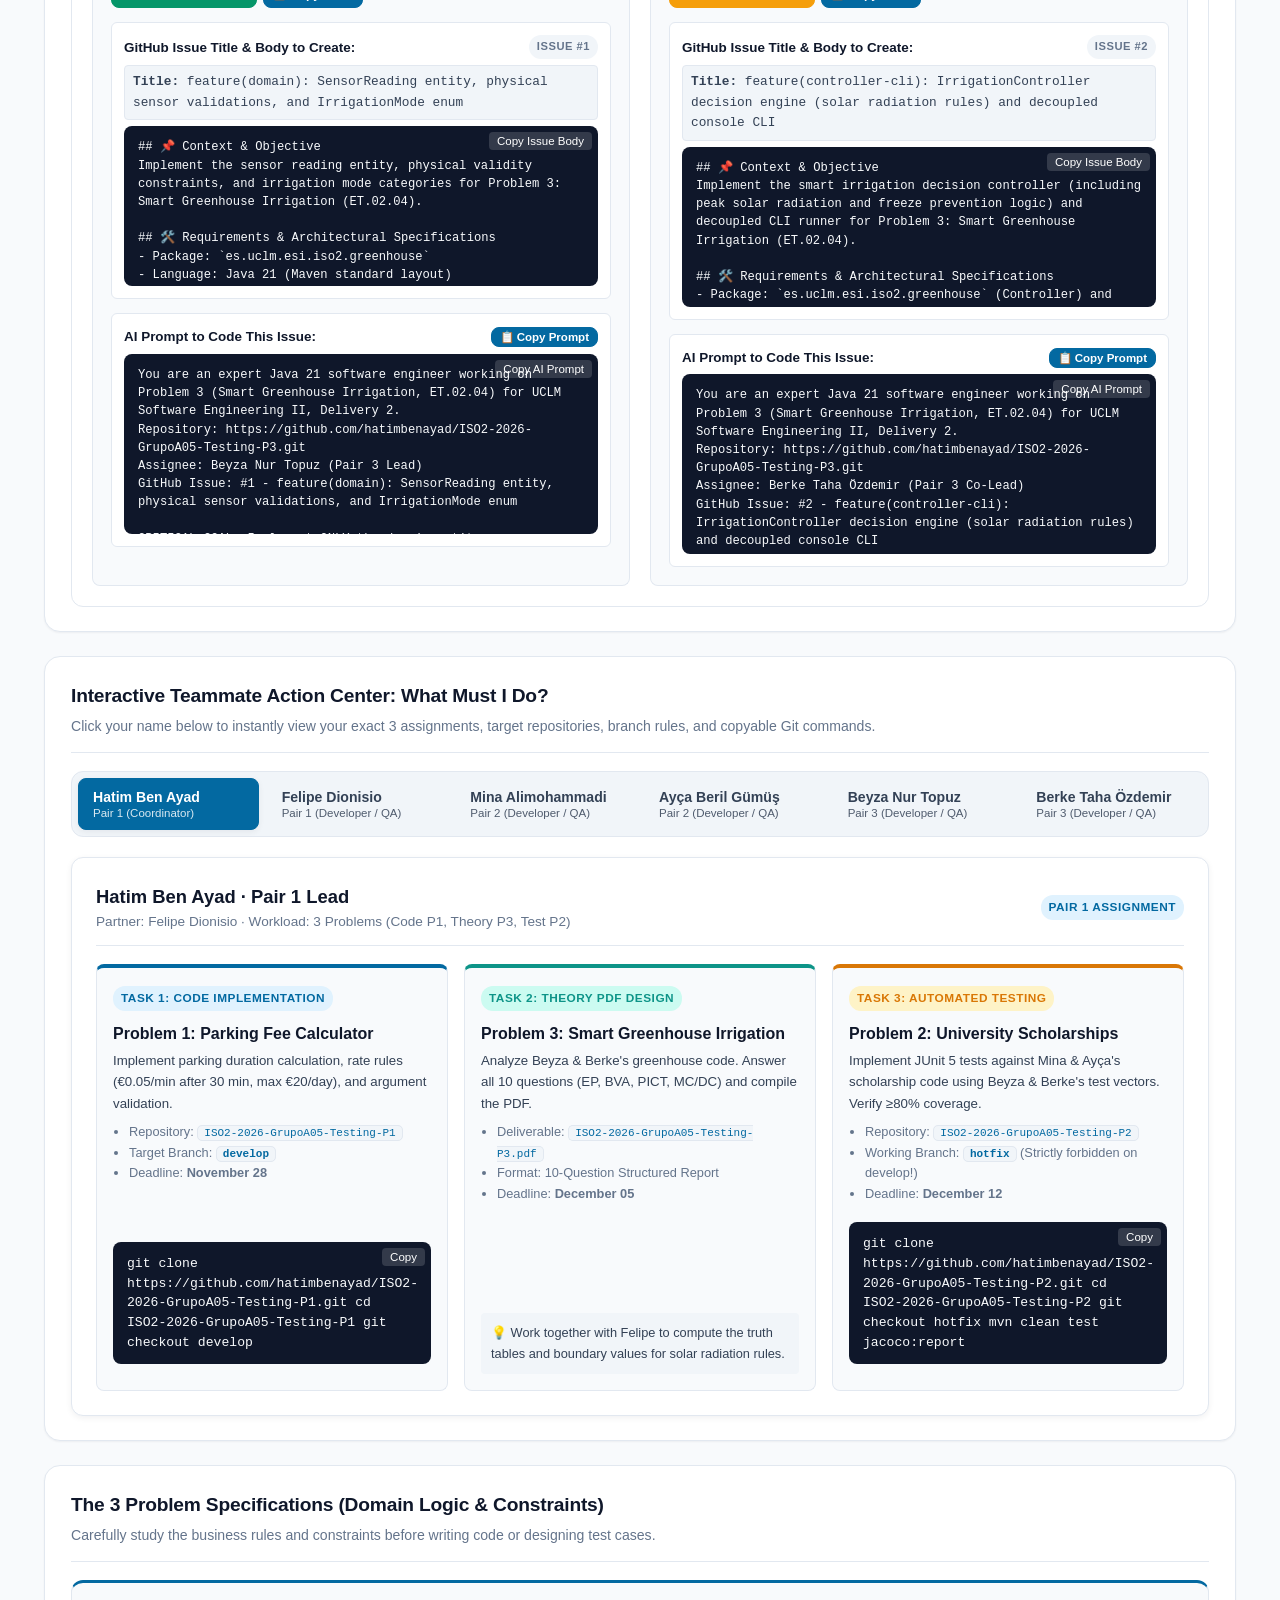
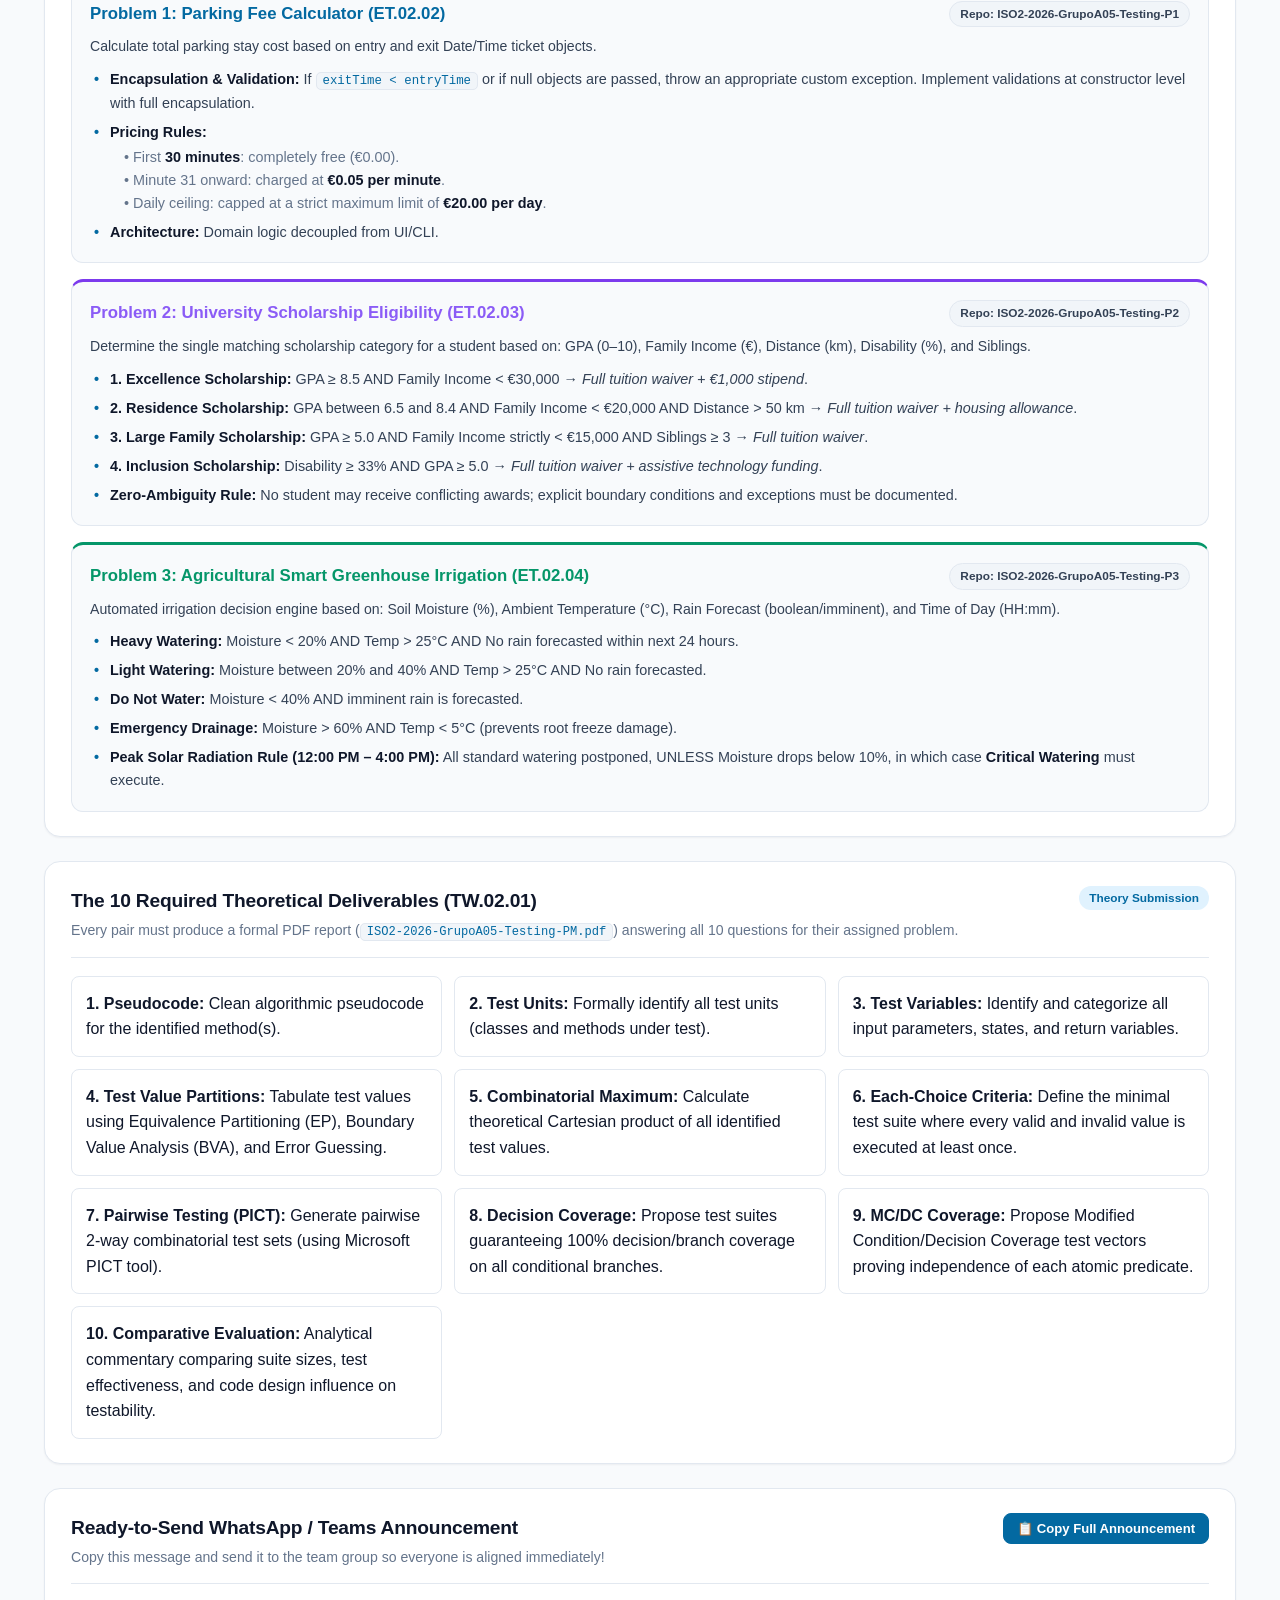
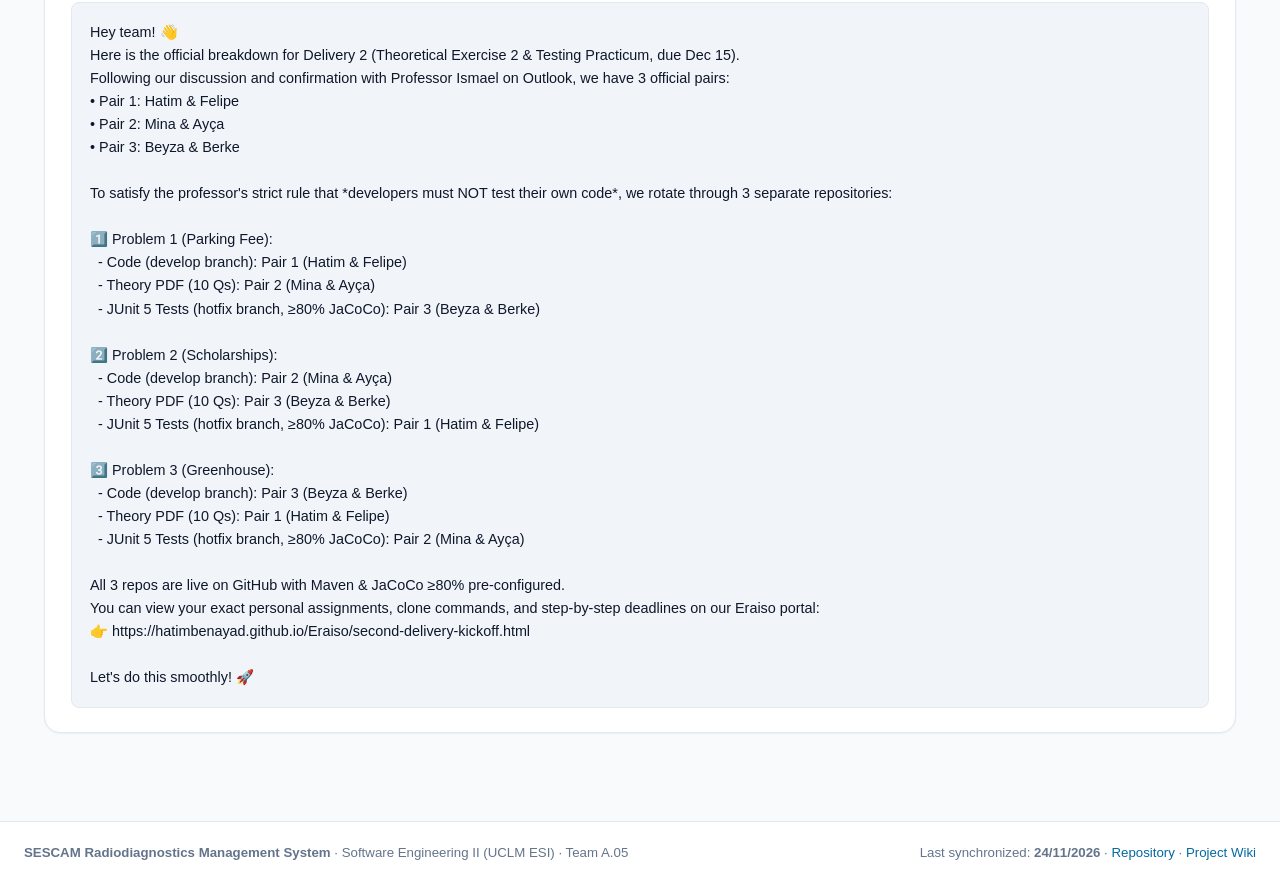
<file: second-delivery-kickoff.html>
<!DOCTYPE html>
<html lang="en">
<head>
  <meta charset="UTF-8">
  <meta name="viewport" content="width=device-width, initial-scale=1.0">
  <title>2nd Delivery Kickoff · Theoretical Exercise 2 &amp; Lab Testing (ISO2 Team A.05)</title>
  <link rel="stylesheet" href="style.css?v=5">
  <style>
    .persona-nav {
      display: flex;
      flex-wrap: wrap;
      gap: 8px;
      margin-bottom: 20px;
      background: var(--surface-subtle);
      padding: 6px;
      border-radius: var(--radius-md);
      border: 1px solid var(--border);
    }
    .persona-btn {
      flex: 1;
      min-width: 140px;
      padding: 10px 14px;
      border: 1px solid transparent;
      border-radius: var(--radius-sm);
      background: transparent;
      color: var(--text-secondary);
      font-weight: 600;
      font-size: 0.88rem;
      cursor: pointer;
      transition: all 0.2s ease;
      text-align: center;
      display: flex;
      flex-direction: column;
      gap: 2px;
    }
    .persona-btn:hover {
      background: var(--surface);
      color: var(--text-main);
      border-color: var(--border);
    }
    .persona-btn.active {
      background: var(--primary);
      color: #ffffff;
      border-color: var(--primary);
      box-shadow: var(--shadow-sm);
    }
    .persona-btn small {
      font-size: 0.72rem;
      opacity: 0.85;
      font-weight: 400;
    }
    .persona-card {
      display: none;
      background: var(--surface);
      border: 1px solid var(--border);
      border-radius: var(--radius-md);
      padding: 24px;
      box-shadow: var(--shadow-sm);
      animation: fadeIn 0.25s ease-in-out;
    }
    .persona-card.active {
      display: block;
    }
    @keyframes fadeIn {
      from { opacity: 0; transform: translateY(4px); }
      to { opacity: 1; transform: translateY(0); }
    }
    .task-grid {
      display: grid;
      grid-template-columns: repeat(auto-fit, minmax(290px, 1fr));
      gap: 16px;
      margin-top: 18px;
    }
    .task-box {
      border: 1px solid var(--border);
      border-radius: var(--radius-sm);
      padding: 16px;
      background: var(--bg);
      display: flex;
      flex-direction: column;
      justify-content: space-between;
    }
    .task-box.step1 { border-top: 4px solid var(--primary); }
    .task-box.step2 { border-top: 4px solid var(--accent); }
    .task-box.step3 { border-top: 4px solid var(--warning); }
    .code-snippet {
      background: #0f172a;
      color: #f8fafc;
      font-family: var(--font-mono);
      font-size: 0.82rem;
      padding: 12px 14px;
      border-radius: var(--radius-sm);
      margin: 10px 0;
      position: relative;
      overflow-x: auto;
      line-height: 1.5;
    }
    .copy-btn {
      position: absolute;
      top: 6px;
      right: 6px;
      background: rgba(255, 255, 255, 0.15);
      border: none;
      color: #fff;
      font-size: 0.72rem;
      padding: 3px 8px;
      border-radius: 4px;
      cursor: pointer;
      transition: background 0.15s ease;
    }
    .copy-btn:hover {
      background: rgba(255, 255, 255, 0.3);
    }
    .matrix-table th, .matrix-table td {
      padding: 12px 14px;
      text-align: left;
    }
    .status-badge {
      display: inline-block;
      font-size: 0.74rem;
      font-weight: 700;
      padding: 3px 8px;
      border-radius: 12px;
      text-transform: uppercase;
      letter-spacing: 0.5px;
    }
    .badge-code { background: var(--primary-soft); color: var(--primary); }
    .badge-theory { background: var(--accent-soft); color: var(--accent); }
    .badge-test { background: var(--warning-soft); color: var(--warning); }
  </style>
</head>
<body data-page="delivery2">
  <div id="site-navbar"></div>

  <main class="container">
    <header class="page-hero">
      <div class="hero-eyebrow">Academic Year 2026/2027 · UCLM Software Engineering II · Delivery 2</div>
      <h1>2nd Delivery Kickoff — Theoretical Exercise 2 &amp; Testing Practicum</h1>
      <p>
        The complete, end-to-end execution blueprint for <strong>Delivery 2 (Due Tuesday 15/12/2026)</strong>. Divided into 3 pairs, across 3 dedicated GitHub repositories, implementing a 3-stage rotational pipeline to ensure strict independent verification.
      </p>
      <div class="hero-meta">
        <span class="meta-pill green">Submission Deadline: Tuesday 15/12/2026</span>
        <span class="meta-pill">Score: Up to 10.0 Points (3.33 pts / problem)</span>
        <span class="meta-pill green">Quality Gate: &ge;80% JaCoCo Statement Coverage</span>
        <span class="meta-pill">Independent Verification: Rotational 3-Pair Model</span>
      </div>
    </header>

    <!-- CORE ARCHITECTURE & INDEPENDENT VERIFICATION NOTICE -->
    <section class="purpose-banner" aria-label="Core delivery philosophy">
      <div class="purpose-icon">⚖️</div>
      <div>
        <h2>The Golden Rule of Delivery 2: Developers Do NOT Test Their Own Code!</h2>
        <p>
          According to UCLM Software Engineering II specifications (ET.02.00 Slide 2): <em>"Developers responsible for writing the code should NOT perform the testing!"</em><br>
          To satisfy this professional standard, our 6-member team rotates through <strong>3 distinct roles</strong> across the <strong>3 problems</strong>. If your pair writes the code for a problem, a completely different pair designs the theoretical test cases, and the third pair implements the automated JUnit 5 test suite on a dedicated <code>hotfix</code> branch!
        </p>
      </div>
    </section>

    <!-- OFFICIAL PAIR ALLOCATION -->
    <section class="section-card">
      <div class="section-header">
        <div>
          <h2>Official Pairs for Delivery 2 (Agreed with Prof. Ismael)</h2>
          <p>These are the official pairings communicated to the instructor via Outlook.</p>
        </div>
        <span class="badge badge-done">Official Roster</span>
      </div>

      <div style="display:grid;grid-template-columns:repeat(auto-fit, minmax(280px, 1fr));gap:14px;margin-top:12px;">
        <div class="panel primary-accent" style="padding:16px;">
          <div style="display:flex;justify-content:space-between;align-items:center;margin-bottom:6px;">
            <h3 style="color:var(--primary);font-size:1.05rem;margin:0;">Pair 1</h3>
            <span class="status-badge badge-code">Team Lead Pair</span>
          </div>
          <p style="font-size:0.95rem;font-weight:600;margin:0 0 4px 0;">Hatim Ben Ayad &amp; Felipe Dionisio</p>
          <p style="font-size:0.8rem;color:var(--text-muted);margin:0;">GitHub: <code>@hatimbenayad</code> &amp; <code>@Felipe-Dionisio</code></p>
        </div>

        <div class="panel purple-accent" style="padding:16px;">
          <div style="display:flex;justify-content:space-between;align-items:center;margin-bottom:6px;">
            <h3 style="color:#8b5cf6;font-size:1.05rem;margin:0;">Pair 2</h3>
            <span class="status-badge badge-theory">Research Pair</span>
          </div>
          <p style="font-size:0.95rem;font-weight:600;margin:0 0 4px 0;">Mina Alimohammadi &amp; Ayça Beril Gümüş</p>
          <p style="font-size:0.8rem;color:var(--text-muted);margin:0;">GitHub: <code>@minaOZ</code> &amp; <code>@aycagorgulu0</code></p>
        </div>

        <div class="panel success-accent" style="padding:16px;">
          <div style="display:flex;justify-content:space-between;align-items:center;margin-bottom:6px;">
            <h3 style="color:var(--success);font-size:1.05rem;margin:0;">Pair 3</h3>
            <span class="status-badge badge-test">QA &amp; Test Pair</span>
          </div>
          <p style="font-size:0.95rem;font-weight:600;margin:0 0 4px 0;">Beyza Nur Topuz &amp; Berke Taha Özdemir</p>
          <p style="font-size:0.8rem;color:var(--text-muted);margin:0;">GitHub: <code>@beyzabalota1</code> &amp; <code>@berquepica</code></p>
        </div>
      </div>
    </section>

    <!-- ROTATIONAL WORKFLOW MATRIX TABLE -->
    <section class="section-card">
      <div class="section-header">
        <div>
          <h2>Work Allocation &amp; Cross-Pair Rotational Matrix (Group A.05)</h2>
          <p>Strict division of labor where every pair experiences all three stages without ever testing their own code.</p>
        </div>
        <span class="badge badge-done">100% Balanced</span>
      </div>

      <div class="data-table-wrap">
        <table class="data-table matrix-table">
          <thead>
            <tr>
              <th style="width:250px;">Problem &amp; Dedicated Repository</th>
              <th>Step 1: Program Implementation (Maven)<br><small style="font-weight:normal;color:var(--text-muted);">Branch: <code>develop</code></small></th>
              <th>Step 2: Test Design (Theory PDF)<br><small style="font-weight:normal;color:var(--text-muted);">10-Question Formal Report</small></th>
              <th>Step 3: JUnit 5 &amp; JaCoCo &ge;80% (Lab)<br><small style="font-weight:normal;color:var(--text-muted);">Branch: <code>hotfix</code></small></th>
            </tr>
          </thead>
          <tbody>
            <tr>
              <td>
                <strong>Problem 1: Parking Fee Calculator</strong><br>
                <a href="https://github.com/hatimbenayad/ISO2-2026-GrupoA05-Testing-P1" target="_blank" style="font-family:var(--font-mono);font-size:0.8rem;color:var(--primary);">ISO2-2026-GrupoA05-Testing-P1 ↗</a>
              </td>
              <td>
                <span class="status-badge badge-code">Pair 1 (Hatim &amp; Felipe)</span><br>
                <small style="color:var(--text-secondary);">Code domain classes on branch <code>develop</code></small>
              </td>
              <td>
                <span class="status-badge badge-theory">Pair 2 (Mina &amp; Ayça)</span><br>
                <small style="color:var(--text-secondary);">Compile <code>...-P1.pdf</code> with 10 questions</small>
              </td>
              <td>
                <span class="status-badge badge-test">Pair 3 (Beyza &amp; Berke)</span><br>
                <small style="color:var(--text-secondary);">Implement JUnit on <code>hotfix</code> (&ge;80% cov)</small>
              </td>
            </tr>

            <tr>
              <td>
                <strong>Problem 2: University Scholarships</strong><br>
                <a href="https://github.com/hatimbenayad/ISO2-2026-GrupoA05-Testing-P2" target="_blank" style="font-family:var(--font-mono);font-size:0.8rem;color:var(--primary);">ISO2-2026-GrupoA05-Testing-P2 ↗</a>
              </td>
              <td>
                <span class="status-badge badge-code">Pair 2 (Mina &amp; Ayça)</span><br>
                <small style="color:var(--text-secondary);">Code domain classes on branch <code>develop</code></small>
              </td>
              <td>
                <span class="status-badge badge-theory">Pair 3 (Beyza &amp; Berke)</span><br>
                <small style="color:var(--text-secondary);">Compile <code>...-P2.pdf</code> with 10 questions</small>
              </td>
              <td>
                <span class="status-badge badge-test">Pair 1 (Hatim &amp; Felipe)</span><br>
                <small style="color:var(--text-secondary);">Implement JUnit on <code>hotfix</code> (&ge;80% cov)</small>
              </td>
            </tr>

            <tr>
              <td>
                <strong>Problem 3: Smart Greenhouse Irrigation</strong><br>
                <a href="https://github.com/hatimbenayad/ISO2-2026-GrupoA05-Testing-P3" target="_blank" style="font-family:var(--font-mono);font-size:0.8rem;color:var(--primary);">ISO2-2026-GrupoA05-Testing-P3 ↗</a>
              </td>
              <td>
                <span class="status-badge badge-code">Pair 3 (Beyza &amp; Berke)</span><br>
                <small style="color:var(--text-secondary);">Code domain classes on branch <code>develop</code></small>
              </td>
              <td>
                <span class="status-badge badge-theory">Pair 1 (Hatim &amp; Felipe)</span><br>
                <small style="color:var(--text-secondary);">Compile <code>...-P3.pdf</code> with 10 questions</small>
              </td>
              <td>
                <span class="status-badge badge-test">Pair 2 (Mina &amp; Ayça)</span><br>
                <small style="color:var(--text-secondary);">Implement JUnit on <code>hotfix</code> (&ge;80% cov)</small>
              </td>
            </tr>
          </tbody>
        </table>
      </div>
    </section>

    <!-- ITERATION 1: BALANCED 50/50 WORKLOAD & GITHUB ISSUES -->
    <section class="section-card" id="iteration-1">
      <div class="section-header">
        <div>
          <h2>Iteration 1: Exact GitHub Issues &amp; AI Prompts for Each Teammate (Deadline: Nov 28)</h2>
          <p>
            To guarantee equal individual grades and commit history, <strong>every member has their own assigned GitHub Issue, dedicated GitFlow branch (<code>feature/...</code>), and task</strong>. Each card below includes the <strong>exact text to paste into GitHub Issues (or a 1-click button to open GitHub with the issue pre-filled)</strong>, plus the AI prompt to solve it!
          </p>
        </div>
        <span class="badge badge-done">GitFlow: feature/... Branches</span>
      </div>

      <!-- WORKFLOW & COLLABORATION STRATEGY -->
      <div style="display:grid;grid-template-columns:repeat(auto-fit, minmax(320px, 1fr));gap:14px;margin-bottom:20px;">
        <div style="background:var(--surface-subtle);padding:14px 16px;border-radius:var(--radius-sm);border:1px solid var(--border);">
          <strong style="color:var(--primary);font-size:0.92rem;">👤 Member A (Domain &amp; Validations Architect):</strong>
          <p style="font-size:0.84rem;color:var(--text-secondary);margin:4px 0 0 0;">
            Creates <strong>Issue #1</strong>, branches <code>feature/...-model</code>, implements the entity &amp; boundary validations, and opens PR #1 to <code>develop</code>.
          </p>
        </div>
        <div style="background:var(--surface-subtle);padding:14px 16px;border-radius:var(--radius-sm);border:1px solid var(--border);">
          <strong style="color:var(--accent);font-size:0.92rem;">👤 Member B (Business Engine &amp; CLI Architect):</strong>
          <p style="font-size:0.84rem;color:var(--text-secondary);margin:4px 0 0 0;">
            Creates <strong>Issue #2</strong>, branches <code>feature/...-cli</code>, implements the evaluation/calculation engine and decoupled CLI, and opens PR #2 to <code>develop</code>.
          </p>
        </div>
      </div>

      <!-- 3 PROBLEM REPOSITORIES (DUAL MEMBER CARDS) -->
      <div style="display:flex;flex-direction:column;gap:32px;">

        <!-- ==================== PROBLEM 1 (PAIR 1: HATIM & FELIPE) ==================== -->
        <div style="border:1px solid var(--border);border-radius:var(--radius-md);overflow:hidden;background:var(--surface);">
          <div style="background:var(--surface-subtle);padding:16px 20px;border-bottom:1px solid var(--border);display:flex;justify-content:space-between;align-items:center;flex-wrap:wrap;gap:10px;">
            <div>
              <span class="status-badge badge-code">Repository 1 · Pair 1</span>
              <h3 style="margin:4px 0 0 0;font-size:1.15rem;color:var(--text-main);">Problem 1: Parking Fee Calculator (ET.02.02)</h3>
              <p style="margin:0;font-size:0.83rem;color:var(--text-muted);">
                GitHub Repo: <a href="https://github.com/hatimbenayad/ISO2-2026-GrupoA05-Testing-P1" target="_blank" style="color:var(--primary);font-family:var(--font-mono);">ISO2-2026-GrupoA05-Testing-P1 ↗</a> &bull; Target Branch: <code>develop</code>
              </p>
            </div>
            <span class="badge badge-neutral">Hatim Ben Ayad &amp; Felipe Dionisio</span>
          </div>

                    <!-- PARENT EPIC ISSUE CARD -->
          <div style="margin:20px 20px 0 20px;background:var(--surface-subtle);border:1px solid var(--border);border-left:5px solid var(--primary);border-radius:var(--radius-sm);padding:16px;">
            <div style="display:flex;justify-content:space-between;align-items:flex-start;flex-wrap:wrap;gap:10px;margin-bottom:8px;">
              <div>
                <span class="status-badge" style="background:var(--primary);color:#fff;font-size:0.72rem;letter-spacing:0.5px;">Parent Epic Issue &bull; Pair 1 Epic</span>
                <h4 style="margin:4px 0 2px 0;font-size:1.02rem;color:var(--text-main);">[Iteration 1] Step 1: Program Implementation, Validations & Decoupled CLI — Parking Fee Calculator</h4>
                <small style="color:var(--text-muted);">Umbrella issue tracking Iteration 1 milestones, sub-tasks, and quality gates for this repository.</small>
              </div>
              <div style="display:flex;gap:6px;">
                <a href="https://github.com/hatimbenayad/ISO2-2026-GrupoA05-Testing-P1/issues/new?title=%5BIteration%201%5D%20Step%201%3A%20Program%20Implementation%2C%20Validations%20%26%20Decoupled%20CLI%20%E2%80%94%20Parking%20Fee%20Calculator&body=%23%23%20%F0%9F%8E%AF%20Epic%20Overview%3A%20Iteration%201%20%28Step%201%20of%203%29%0AAs%20part%20of%20%2A%2ADelivery%202%20%28Theoretical%20Exercise%202%20%26%20Testing%20Practicum%29%2A%2A%2C%20this%20parent%20epic%20tracks%20the%20complete%20implementation%20of%20%2A%2AProblem%201%3A%20Parking%20Fee%20Calculator%20%28ET.02.02%29%2A%2A%20on%20branch%20%60develop%60.%0A%0AIn%20accordance%20with%20the%20%2A%2AIndependent%20Verification%20Rule%2A%2A%20%28%2A%22Developers%20responsible%20for%20writing%20the%20code%20should%20not%20perform%20the%20testing%22%2A%29%2C%20Pair%201%20implements%20the%20program%20logic%20during%20Iteration%201.%20Test%20case%20design%20%28Theory%20PDF%29%20will%20be%20executed%20by%20Pair%202%2C%20and%20JUnit%20automated%20testing%20will%20be%20executed%20by%20Pair%203%20on%20branch%20%60hotfix%60.%0A%0A---%0A%0A%23%23%20%F0%9F%91%A5%20Workload%20Distribution%20%28Pair%201%29%0A-%20%2A%2APair%20Members%3A%2A%2A%20Hatim%20Ben%20Ayad%20%28%60%40hatimbenayad%60%29%20%26%20Felipe%20Dionisio%20%28%60%40Felipe-Dionisio%60%29%0A-%20%2A%2ATarget%20Branch%3A%2A%2A%20%60develop%60%0A-%20%2A%2AMilestone%20/%20Deadline%3A%2A%2A%20Iteration%201%20%E2%80%94%20%2A%2AFriday%2C%2028/11/2026%2A%2A%0A%0A---%0A%0A%23%23%20%F0%9F%93%8B%20Child%20Sub-Issues%0A-%20%5B%20%5D%20%2A%2ASub-Issue%20%28Hatim%29%3A%2A%2A%20%60feature%28domain%29%3A%20ParkingTicket%20entity%2C%20constructor%20validations%2C%20and%20custom%20stay%20exceptions%60%20%28Branch%3A%20%60feature/parking-ticket-model%60%29%0A-%20%5B%20%5D%20%2A%2ASub-Issue%20%28Felipe%29%3A%2A%2A%20%60feature%28calc-cli%29%3A%20ParkingCalculator%20pricing%20engine%20%28%E2%82%AC20/day%20cap%29%20and%20decoupled%20console%20CLI%60%20%28Branch%3A%20%60feature/parking-calculator-cli%60%29%0A%0A---%0A%0A%23%23%20%F0%9F%9B%A1%EF%B8%8F%20Architecture%20%26%20Quality%20Gate%20%28Definition%20of%20Done%29%0A1.%20%2A%2ASOLID%20Decoupling%3A%2A%2A%20Domain%20logic%20classes%20in%20%60es.uclm.esi.iso2.parking%60%20must%20have%20ZERO%20dependencies%20on%20console%20presentation%20classes%20in%20%60es.uclm.esi.iso2.parking.cli%60.%0A2.%20%2A%2AEncapsulation%20%26%20Validation%3A%2A%2A%20Constructor-level%20parameter%20validation%20%28null%20checks%2C%20chronological%20order%2C%20%E2%82%AC0.05/min%2C%20%E2%82%AC20/day%20cap%29.%0A3.%20%2A%2ABuild%20Integrity%3A%2A%2A%20Full%20project%20compiles%20cleanly%20with%20%60mvn%20clean%20compile%60.%0A4.%20%2A%2AGitFlow%20Discipline%3A%2A%2A%20Both%20sub-issues%20merged%20into%20%60develop%60%20via%20dedicated%20Pull%20Requests%20with%20code%20review.%0A5.%20%2A%2ATesting%20Gate%3A%2A%2A%20Strict%20prohibition%20against%20writing%20test%20cases%20in%20this%20iteration%20%28reserved%20for%20Iteration%203%20on%20%60hotfix%60%29." target="_blank" class="btn btn-primary" style="font-size:0.75rem;padding:4px 10px;text-decoration:none;display:inline-flex;align-items:center;gap:4px;background:var(--primary);border-color:var(--primary);color:#fff;">
                  🚀 Create Parent Issue on GitHub ↗
                </a>
                <button class="btn btn-primary" style="font-size:0.75rem;padding:4px 8px;" onclick="copyAiPrompt('parent-p1-issue', this)">📋 Copy Parent Issue</button>
              </div>
            </div>
            <div class="code-snippet" style="max-height:140px;overflow-y:auto;position:relative;margin:8px 0 0 0;">
              <button class="copy-btn" onclick="copyAiPrompt('parent-p1-issue', this)">Copy Markdown</button>
              <pre id="parent-p1-issue" style="margin:0;font-family:var(--font-mono);font-size:0.75rem;white-space:pre-wrap;color:#f8fafc;">## 🎯 Epic Overview: Iteration 1 (Step 1 of 3)
As part of **Delivery 2 (Theoretical Exercise 2 & Testing Practicum)**, this parent epic tracks the complete implementation of **Problem 1: Parking Fee Calculator (ET.02.02)** on branch `develop`.

In accordance with the **Independent Verification Rule** (*"Developers responsible for writing the code should not perform the testing"*), Pair 1 implements the program logic during Iteration 1. Test case design (Theory PDF) will be executed by Pair 2, and JUnit automated testing will be executed by Pair 3 on branch `hotfix`.

---

## 👥 Workload Distribution (Pair 1)
- **Pair Members:** Hatim Ben Ayad (`@hatimbenayad`) & Felipe Dionisio (`@Felipe-Dionisio`)
- **Target Branch:** `develop`
- **Milestone / Deadline:** Iteration 1 — **Friday, 28/11/2026**

---

## 📋 Child Sub-Issues
- [ ] **Sub-Issue (Hatim):** `feature(domain): ParkingTicket entity, constructor validations, and custom stay exceptions` (Branch: `feature/parking-ticket-model`)
- [ ] **Sub-Issue (Felipe):** `feature(calc-cli): ParkingCalculator pricing engine (€20/day cap) and decoupled console CLI` (Branch: `feature/parking-calculator-cli`)

---

## 🛡️ Architecture & Quality Gate (Definition of Done)
1. **SOLID Decoupling:** Domain logic classes in `es.uclm.esi.iso2.parking` must have ZERO dependencies on console presentation classes in `es.uclm.esi.iso2.parking.cli`.
2. **Encapsulation & Validation:** Constructor-level parameter validation (null checks, chronological order, €0.05/min, €20/day cap).
3. **Build Integrity:** Full project compiles cleanly with `mvn clean compile`.
4. **GitFlow Discipline:** Both sub-issues merged into `develop` via dedicated Pull Requests with code review.
5. **Testing Gate:** Strict prohibition against writing test cases in this iteration (reserved for Iteration 3 on `hotfix`).</pre>
            </div>
          </div>

          <div style="padding:20px;display:grid;grid-template-columns:repeat(auto-fit, minmax(360px, 1fr));gap:20px;">
            <!-- HATIM BEN AYAD CARD -->
            <div style="border:1px solid var(--border);border-top:4px solid var(--primary);border-radius:var(--radius-sm);padding:18px;background:var(--bg);display:flex;flex-direction:column;gap:14px;">
              <div style="display:flex;justify-content:space-between;align-items:flex-start;flex-wrap:wrap;gap:8px;">
                <div>
                  <h4 style="margin:0;font-size:1.05rem;color:var(--text-main);">Hatim Ben Ayad</h4>
                  <small style="color:var(--primary);font-weight:700;">Issue #1 &bull; Domain & Validations Architect</small>
                  <div style="margin-top:2px;"><code style="font-size:0.75rem;color:var(--text-muted);background:var(--surface-subtle);padding:2px 6px;border-radius:4px;border:1px solid var(--border);">feature/parking-ticket-model</code></div>
                </div>
                <div style="display:flex;gap:6px;">
                  <a href="https://github.com/hatimbenayad/ISO2-2026-GrupoA05-Testing-P1/issues/new?title=feature%28domain%29%3A%20ParkingTicket%20entity%2C%20constructor%20validations%2C%20and%20custom%20stay%20exceptions&body=%23%23%20%F0%9F%93%8C%20Context%20%26%20Objective%0AImplement%20the%20core%20domain%20model%20and%20boundary%20validations%20for%20Problem%201%3A%20Parking%20Fee%20Calculator%20%28ET.02.02%29.%0A%0A%23%23%20%F0%9F%9B%A0%EF%B8%8F%20Requirements%20%26%20Architectural%20Specifications%0A-%20Package%3A%20%60es.uclm.esi.iso2.parking%60%0A-%20Language%3A%20Java%2021%20%28Maven%20standard%20layout%29%0A-%20Encapsulation%3A%20Strict%20private%20final%20fields%20with%20accessor%20methods.%0A-%20Git%20Branch%3A%20%60feature/parking-ticket-model%60%0A%0A%23%23%23%20Deliverables%3A%0A1.%20%60InvalidParkingStayException.java%60%3A%0A%20%20%20-%20Unchecked%20exception%20extending%20%60IllegalArgumentException%60.%0A%20%20%20-%20Thrown%20when%20%60exitTime.isBefore%28entryTime%29%60.%0A2.%20%60NullArgumentException.java%60%3A%0A%20%20%20-%20Unchecked%20exception%20extending%20%60IllegalArgumentException%60.%0A%20%20%20-%20Thrown%20when%20entry%20or%20exit%20time%20parameters%20are%20null.%0A3.%20%60ParkingTicket.java%60%3A%0A%20%20%20-%20Fields%3A%20%60LocalDateTime%20entryTime%60%2C%20%60LocalDateTime%20exitTime%60.%0A%20%20%20-%20Constructor%3A%20Validates%20non-null%20and%20valid%20chronological%20order.%0A%20%20%20-%20Utility%3A%20%60public%20long%20getDurationInMinutes%28%29%60.%0A%20%20%20-%20Overrides%3A%20%60toString%28%29%60%2C%20%60equals%28%29%60%2C%20%60hashCode%28%29%60.%0A%0A%23%23%20%E2%9C%85%20Acceptance%20Criteria%0A-%20%5B%20%5D%20Constructor%20throws%20%60NullArgumentException%60%20on%20null%20parameters.%0A-%20%5B%20%5D%20Constructor%20throws%20%60InvalidParkingStayException%60%20if%20exitTime%20%3C%20entryTime.%0A-%20%5B%20%5D%20%60getDurationInMinutes%28%29%60%20correctly%20returns%20duration%20using%20%60ChronoUnit.MINUTES%60.%0A-%20%5B%20%5D%20%60mvn%20clean%20compile%60%20passes%20with%20zero%20errors.%0A-%20%5B%20%5D%20Feature%20developed%20on%20branch%20%60feature/parking-ticket-model%60.%0A-%20%5B%20%5D%20PR%20opened%20against%20%60develop%60." target="_blank" class="btn btn-primary" style="font-size:0.75rem;padding:4px 10px;text-decoration:none;display:inline-flex;align-items:center;gap:4px;background:var(--primary);border-color:var(--primary);color:#fff;">
                    🚀 Open on GitHub ↗
                  </a>
                  <button class="btn btn-primary" style="font-size:0.75rem;padding:4px 8px;" onclick="copyAiPrompt('p1-hatim-issue', this)">📋 Copy Issue</button>
                </div>
              </div>

              <!-- GITHUB ISSUE SECTION -->
              <div style="background:var(--surface);border:1px solid var(--border);border-radius:6px;padding:12px;">
                <div style="display:flex;justify-content:space-between;align-items:center;margin-bottom:6px;">
                  <strong style="font-size:0.84rem;color:var(--text-main);">GitHub Issue Title &amp; Body to Create:</strong>
                  <span class="status-badge" style="background:var(--surface-subtle);color:var(--text-muted);font-size:0.7rem;">Issue #1</span>
                </div>
                <p style="margin:0 0 6px 0;font-size:0.8rem;color:var(--text-secondary);font-family:var(--font-mono);background:var(--surface-subtle);padding:6px 8px;border-radius:4px;border:1px solid var(--border);">
                  <strong>Title:</strong> feature(domain): ParkingTicket entity, constructor validations, and custom stay exceptions
                </p>
                <div class="code-snippet" style="max-height:160px;overflow-y:auto;position:relative;margin:4px 0 0 0;">
                  <button class="copy-btn" onclick="copyAiPrompt('p1-hatim-issue', this)">Copy Issue Body</button>
                  <pre id="p1-hatim-issue" style="margin:0;font-family:var(--font-mono);font-size:0.76rem;white-space:pre-wrap;color:#f8fafc;">## 📌 Context & Objective
Implement the core domain model and boundary validations for Problem 1: Parking Fee Calculator (ET.02.02).

## 🛠️ Requirements & Architectural Specifications
- Package: `es.uclm.esi.iso2.parking`
- Language: Java 21 (Maven standard layout)
- Encapsulation: Strict private final fields with accessor methods.
- Git Branch: `feature/parking-ticket-model`

### Deliverables:
1. `InvalidParkingStayException.java`:
   - Unchecked exception extending `IllegalArgumentException`.
   - Thrown when `exitTime.isBefore(entryTime)`.
2. `NullArgumentException.java`:
   - Unchecked exception extending `IllegalArgumentException`.
   - Thrown when entry or exit time parameters are null.
3. `ParkingTicket.java`:
   - Fields: `LocalDateTime entryTime`, `LocalDateTime exitTime`.
   - Constructor: Validates non-null and valid chronological order.
   - Utility: `public long getDurationInMinutes()`.
   - Overrides: `toString()`, `equals()`, `hashCode()`.

## ✅ Acceptance Criteria
- [ ] Constructor throws `NullArgumentException` on null parameters.
- [ ] Constructor throws `InvalidParkingStayException` if exitTime < entryTime.
- [ ] `getDurationInMinutes()` correctly returns duration using `ChronoUnit.MINUTES`.
- [ ] `mvn clean compile` passes with zero errors.
- [ ] Feature developed on branch `feature/parking-ticket-model`.
- [ ] PR opened against `develop`.</pre>
                </div>
              </div>

              <!-- AI PROMPT SECTION -->
              <div style="background:var(--surface);border:1px solid var(--border);border-radius:6px;padding:12px;">
                <div style="display:flex;justify-content:space-between;align-items:center;margin-bottom:6px;">
                  <strong style="font-size:0.84rem;color:var(--text-main);">AI Prompt to Code This Issue:</strong>
                  <button class="btn btn-primary" style="font-size:0.72rem;padding:2px 8px;" onclick="copyAiPrompt('p1-hatim-prompt', this)">📋 Copy Prompt</button>
                </div>
                <div class="code-snippet" style="max-height:180px;overflow-y:auto;position:relative;margin:4px 0 0 0;">
                  <button class="copy-btn" onclick="copyAiPrompt('p1-hatim-prompt', this)">Copy AI Prompt</button>
                  <pre id="p1-hatim-prompt" style="margin:0;font-family:var(--font-mono);font-size:0.76rem;white-space:pre-wrap;color:#f8fafc;">You are an expert Java 21 software engineer working on Problem 1 (Parking Fee Calculator, ET.02.02) for UCLM Software Engineering II, Delivery 2.
Repository: https://github.com/hatimbenayad/ISO2-2026-GrupoA05-Testing-P1.git
Assignee: Hatim Ben Ayad (Pair 1 Lead)
GitHub Issue: #1 - feature(domain): ParkingTicket entity, constructor validations, and custom stay exceptions

CRITICAL GOAL: Implement ONLY the domain entity, constructor boundary validations, and custom exceptions on feature branch `feature/parking-ticket-model`. Do NOT implement test cases.

Steps to execute:
1. Clone and branch off develop:
   git clone https://github.com/hatimbenayad/ISO2-2026-GrupoA05-Testing-P1.git
   cd ISO2-2026-GrupoA05-Testing-P1
   git checkout develop
   git checkout -b feature/parking-ticket-model

2. Implement the following Java 21 files under package `es.uclm.esi.iso2.parking`:
   - `InvalidParkingStayException.java`: unchecked exception extending IllegalArgumentException.
   - `NullArgumentException.java`: unchecked exception extending IllegalArgumentException.
   - `ParkingTicket.java`: private final LocalDateTime entryTime, exitTime; constructor validates non-null and exitTime not before entryTime; public long getDurationInMinutes(); overrides toString, equals, hashCode.

3. Verify compilation: mvn clean compile
4. Commit and push:
   git add src/
   git commit -m "feature(parking): implement ParkingTicket domain model and stay validation exceptions (closes #1)"
   git push -u origin feature/parking-ticket-model
5. Create Pull Request on GitHub:
   Open PR from `feature/parking-ticket-model` into `develop` titled "feature(domain): ParkingTicket entity and stay validation exceptions (#1)" and merge it into develop.</pre>
                </div>
              </div>
            </div>
            <!-- FELIPE DIONISIO CARD -->
            <div style="border:1px solid var(--border);border-top:4px solid var(--accent);border-radius:var(--radius-sm);padding:18px;background:var(--bg);display:flex;flex-direction:column;gap:14px;">
              <div style="display:flex;justify-content:space-between;align-items:flex-start;flex-wrap:wrap;gap:8px;">
                <div>
                  <h4 style="margin:0;font-size:1.05rem;color:var(--text-main);">Felipe Dionisio</h4>
                  <small style="color:var(--accent);font-weight:700;">Issue #2 &bull; Pricing Engine & CLI Architect</small>
                  <div style="margin-top:2px;"><code style="font-size:0.75rem;color:var(--text-muted);background:var(--surface-subtle);padding:2px 6px;border-radius:4px;border:1px solid var(--border);">feature/parking-calculator-cli</code></div>
                </div>
                <div style="display:flex;gap:6px;">
                  <a href="https://github.com/hatimbenayad/ISO2-2026-GrupoA05-Testing-P1/issues/new?title=feature%28calc-cli%29%3A%20ParkingCalculator%20pricing%20engine%20%28%E2%82%AC20/day%20cap%29%20and%20decoupled%20console%20CLI&body=%23%23%20%F0%9F%93%8C%20Context%20%26%20Objective%0AImplement%20the%20pricing%20calculation%20engine%20and%20decoupled%20CLI%20presentation%20runner%20for%20Problem%201%3A%20Parking%20Fee%20Calculator%20%28ET.02.02%29.%0A%0A%23%23%20%F0%9F%9B%A0%EF%B8%8F%20Requirements%20%26%20Architectural%20Specifications%0A-%20Package%3A%20%60es.uclm.esi.iso2.parking%60%20%28Calculator%29%20and%20%60es.uclm.esi.iso2.parking.cli%60%20%28CLI%29%0A-%20Language%3A%20Java%2021%20%28Maven%20standard%20layout%29%0A-%20Loose%20Coupling%3A%20Domain%20logic%20must%20NOT%20depend%20on%20presentation%20layer.%0A-%20Git%20Branch%3A%20%60feature/parking-calculator-cli%60%0A%0A%23%23%23%20Deliverables%3A%0A1.%20%60ParkingCalculator.java%60%3A%0A%20%20%20-%20Rates%3A%20First%2030%20minutes%20are%20free%20%28%E2%82%AC0.00%29.%0A%20%20%20-%20Rates%3A%20Minute%2031%20onward%20charged%20at%20%E2%82%AC0.05%20per%20minute.%0A%20%20%20-%20Daily%20Maximum%3A%20Capped%20at%20strict%20maximum%20of%20%E2%82%AC20.00%20per%20day%20%2824%20hours%20%3D%201440%20min%29.%0A%20%20%20-%20Multi-day%20Stays%3A%20Each%20full%2024h%20block%20capped%20at%20%E2%82%AC20.00%3B%20remainder%20calculated%20with%2030m%20free%20tier%20and%20%E2%82%AC0.05/min%2C%20capped%20at%20%E2%82%AC20.00.%0A%20%20%20-%20Method%3A%20%60public%20BigDecimal%20calculateTotalCost%28ParkingTicket%20ticket%29%60.%0A%20%20%20-%20Overload%3A%20%60public%20BigDecimal%20calculateTotalCost%28LocalDateTime%20entry%2C%20LocalDateTime%20exit%29%60.%0A2.%20%60ParkingCLI.java%60%3A%0A%20%20%20-%20Console%20application%20with%20%60public%20static%20void%20main%28String%5B%5D%20args%29%60.%0A%20%20%20-%20Prompts%20user%20for%20entry%20and%20exit%20dates/times%20%28%60yyyy-MM-dd%20HH%3Amm%60%29.%0A%20%20%20-%20Displays%20duration%2C%20itemized%20charges%2C%20and%20total%20cost%20in%20EUR.%0A%20%20%20-%20Gracefully%20catches%20%60NullArgumentException%60%2C%20%60InvalidParkingStayException%60%2C%20and%20input%20formatting%20errors.%0A%0A%23%23%20%E2%9C%85%20Acceptance%20Criteria%0A-%20%5B%20%5D%20Stays%20%3C%3D%2030%20min%20return%20%E2%82%AC0.00.%0A-%20%5B%20%5D%20Partial-day%20stays%20%3E%2030%20min%20charged%20at%20%E2%82%AC0.05/min%20after%20minute%2030.%0A-%20%5B%20%5D%20Stays%20reaching%20430%20minutes%20%2830%20%2B%20400%20%2A%200.05%20%3D%20%E2%82%AC20%29%20capped%20at%20%E2%82%AC20.00%20for%20the%20day.%0A-%20%5B%20%5D%20Multi-day%20stays%20correctly%20accumulate%20daily%20caps.%0A-%20%5B%20%5D%20CLI%20correctly%20runs%20without%20interfering%20with%20domain%20classes.%0A-%20%5B%20%5D%20%60mvn%20clean%20compile%60%20passes%20with%20zero%20errors.%0A-%20%5B%20%5D%20Feature%20developed%20on%20branch%20%60feature/parking-calculator-cli%60.%0A-%20%5B%20%5D%20PR%20opened%20against%20%60develop%60." target="_blank" class="btn btn-primary" style="font-size:0.75rem;padding:4px 10px;text-decoration:none;display:inline-flex;align-items:center;gap:4px;background:var(--accent);border-color:var(--accent);color:#fff;">
                    🚀 Open on GitHub ↗
                  </a>
                  <button class="btn btn-primary" style="font-size:0.75rem;padding:4px 8px;" onclick="copyAiPrompt('p1-felipe-issue', this)">📋 Copy Issue</button>
                </div>
              </div>

              <!-- GITHUB ISSUE SECTION -->
              <div style="background:var(--surface);border:1px solid var(--border);border-radius:6px;padding:12px;">
                <div style="display:flex;justify-content:space-between;align-items:center;margin-bottom:6px;">
                  <strong style="font-size:0.84rem;color:var(--text-main);">GitHub Issue Title &amp; Body to Create:</strong>
                  <span class="status-badge" style="background:var(--surface-subtle);color:var(--text-muted);font-size:0.7rem;">Issue #2</span>
                </div>
                <p style="margin:0 0 6px 0;font-size:0.8rem;color:var(--text-secondary);font-family:var(--font-mono);background:var(--surface-subtle);padding:6px 8px;border-radius:4px;border:1px solid var(--border);">
                  <strong>Title:</strong> feature(calc-cli): ParkingCalculator pricing engine (€20/day cap) and decoupled console CLI
                </p>
                <div class="code-snippet" style="max-height:160px;overflow-y:auto;position:relative;margin:4px 0 0 0;">
                  <button class="copy-btn" onclick="copyAiPrompt('p1-felipe-issue', this)">Copy Issue Body</button>
                  <pre id="p1-felipe-issue" style="margin:0;font-family:var(--font-mono);font-size:0.76rem;white-space:pre-wrap;color:#f8fafc;">## 📌 Context & Objective
Implement the pricing calculation engine and decoupled CLI presentation runner for Problem 1: Parking Fee Calculator (ET.02.02).

## 🛠️ Requirements & Architectural Specifications
- Package: `es.uclm.esi.iso2.parking` (Calculator) and `es.uclm.esi.iso2.parking.cli` (CLI)
- Language: Java 21 (Maven standard layout)
- Loose Coupling: Domain logic must NOT depend on presentation layer.
- Git Branch: `feature/parking-calculator-cli`

### Deliverables:
1. `ParkingCalculator.java`:
   - Rates: First 30 minutes are free (€0.00).
   - Rates: Minute 31 onward charged at €0.05 per minute.
   - Daily Maximum: Capped at strict maximum of €20.00 per day (24 hours = 1440 min).
   - Multi-day Stays: Each full 24h block capped at €20.00; remainder calculated with 30m free tier and €0.05/min, capped at €20.00.
   - Method: `public BigDecimal calculateTotalCost(ParkingTicket ticket)`.
   - Overload: `public BigDecimal calculateTotalCost(LocalDateTime entry, LocalDateTime exit)`.
2. `ParkingCLI.java`:
   - Console application with `public static void main(String[] args)`.
   - Prompts user for entry and exit dates/times (`yyyy-MM-dd HH:mm`).
   - Displays duration, itemized charges, and total cost in EUR.
   - Gracefully catches `NullArgumentException`, `InvalidParkingStayException`, and input formatting errors.

## ✅ Acceptance Criteria
- [ ] Stays <= 30 min return €0.00.
- [ ] Partial-day stays > 30 min charged at €0.05/min after minute 30.
- [ ] Stays reaching 430 minutes (30 + 400 * 0.05 = €20) capped at €20.00 for the day.
- [ ] Multi-day stays correctly accumulate daily caps.
- [ ] CLI correctly runs without interfering with domain classes.
- [ ] `mvn clean compile` passes with zero errors.
- [ ] Feature developed on branch `feature/parking-calculator-cli`.
- [ ] PR opened against `develop`.</pre>
                </div>
              </div>

              <!-- AI PROMPT SECTION -->
              <div style="background:var(--surface);border:1px solid var(--border);border-radius:6px;padding:12px;">
                <div style="display:flex;justify-content:space-between;align-items:center;margin-bottom:6px;">
                  <strong style="font-size:0.84rem;color:var(--text-main);">AI Prompt to Code This Issue:</strong>
                  <button class="btn btn-primary" style="font-size:0.72rem;padding:2px 8px;" onclick="copyAiPrompt('p1-felipe-prompt', this)">📋 Copy Prompt</button>
                </div>
                <div class="code-snippet" style="max-height:180px;overflow-y:auto;position:relative;margin:4px 0 0 0;">
                  <button class="copy-btn" onclick="copyAiPrompt('p1-felipe-prompt', this)">Copy AI Prompt</button>
                  <pre id="p1-felipe-prompt" style="margin:0;font-family:var(--font-mono);font-size:0.76rem;white-space:pre-wrap;color:#f8fafc;">You are an expert Java 21 software engineer working on Problem 1 (Parking Fee Calculator, ET.02.02) for UCLM Software Engineering II, Delivery 2.
Repository: https://github.com/hatimbenayad/ISO2-2026-GrupoA05-Testing-P1.git
Assignee: Felipe Dionisio (Pair 1 Co-Lead)
GitHub Issue: #2 - feature(calc-cli): ParkingCalculator pricing engine (€20/day cap) and decoupled console CLI

PREREQUISITE: Hatim's ParkingTicket and exceptions must be present on `develop`.
CRITICAL GOAL: Implement the pricing calculation algorithm (€0.05/min, 30m free, €20.00/day maximum ceiling) and a decoupled CLI presentation layer on feature branch `feature/parking-calculator-cli`. Do NOT implement test cases.

Steps to execute:
1. Fetch latest develop and create feature branch:
   git clone https://github.com/hatimbenayad/ISO2-2026-GrupoA05-Testing-P1.git
   cd ISO2-2026-GrupoA05-Testing-P1
   git checkout develop
   git pull origin develop
   git checkout -b feature/parking-calculator-cli

2. Implement Java 21 files:
   - `es.uclm.esi.iso2.parking.ParkingCalculator.java`: calculateTotalCost(ParkingTicket ticket) with 30m free, €0.05/min, €20.00 daily max ceiling for each 24h block, rounded to 2 decimal places.
   - `es.uclm.esi.iso2.parking.cli.ParkingCLI.java`: console runner reading entry/exit times, calling ParkingCalculator, outputting total cost, catching exceptions gracefully.

3. Verify compilation: mvn clean compile
4. Commit and push:
   git add src/
   git commit -m "feature(parking): implement ParkingCalculator pricing engine and decoupled CLI (closes #2)"
   git push -u origin feature/parking-calculator-cli
5. Create Pull Request on GitHub:
   Open PR from `feature/parking-calculator-cli` into `develop` titled "feature(calc-cli): ParkingCalculator pricing engine and decoupled CLI (#2)" and merge it into develop.</pre>
                </div>
              </div>
            </div>
          </div>
        </div>

        <!-- ==================== PROBLEM 2 (PAIR 2: MINA & AYÇA) ==================== -->
        <div style="border:1px solid var(--border);border-radius:var(--radius-md);overflow:hidden;background:var(--surface);">
          <div style="background:var(--surface-subtle);padding:16px 20px;border-bottom:1px solid var(--border);display:flex;justify-content:space-between;align-items:center;flex-wrap:wrap;gap:10px;">
            <div>
              <span class="status-badge badge-theory">Repository 2 · Pair 2</span>
              <h3 style="margin:4px 0 0 0;font-size:1.15rem;color:var(--text-main);">Problem 2: University Scholarships Eligibility (ET.02.03)</h3>
              <p style="margin:0;font-size:0.83rem;color:var(--text-muted);">
                GitHub Repo: <a href="https://github.com/hatimbenayad/ISO2-2026-GrupoA05-Testing-P2" target="_blank" style="color:#8b5cf6;font-family:var(--font-mono);">ISO2-2026-GrupoA05-Testing-P2 ↗</a> &bull; Target Branch: <code>develop</code>
              </p>
            </div>
            <span class="badge badge-neutral">Mina Alimohammadi &amp; Ayça Beril Gümüş</span>
          </div>

                    <!-- PARENT EPIC ISSUE CARD -->
          <div style="margin:20px 20px 0 20px;background:var(--surface-subtle);border:1px solid var(--border);border-left:5px solid #8b5cf6;border-radius:var(--radius-sm);padding:16px;">
            <div style="display:flex;justify-content:space-between;align-items:flex-start;flex-wrap:wrap;gap:10px;margin-bottom:8px;">
              <div>
                <span class="status-badge" style="background:#8b5cf6;color:#fff;font-size:0.72rem;letter-spacing:0.5px;">Parent Epic Issue &bull; Pair 2 Epic</span>
                <h4 style="margin:4px 0 2px 0;font-size:1.02rem;color:var(--text-main);">[Iteration 1] Step 1: Program Implementation, Validations & Decoupled CLI — University Scholarships Eligibility</h4>
                <small style="color:var(--text-muted);">Umbrella issue tracking Iteration 1 milestones, sub-tasks, and quality gates for this repository.</small>
              </div>
              <div style="display:flex;gap:6px;">
                <a href="https://github.com/hatimbenayad/ISO2-2026-GrupoA05-Testing-P2/issues/new?title=%5BIteration%201%5D%20Step%201%3A%20Program%20Implementation%2C%20Validations%20%26%20Decoupled%20CLI%20%E2%80%94%20University%20Scholarships%20Eligibility&body=%23%23%20%F0%9F%8E%AF%20Epic%20Overview%3A%20Iteration%201%20%28Step%201%20of%203%29%0AAs%20part%20of%20%2A%2ADelivery%202%20%28Theoretical%20Exercise%202%20%26%20Testing%20Practicum%29%2A%2A%2C%20this%20parent%20epic%20tracks%20the%20complete%20implementation%20of%20%2A%2AProblem%202%3A%20University%20Scholarships%20Eligibility%20%28ET.02.03%29%2A%2A%20on%20branch%20%60develop%60.%0A%0AIn%20accordance%20with%20the%20%2A%2AIndependent%20Verification%20Rule%2A%2A%20%28%2A%22Developers%20responsible%20for%20writing%20the%20code%20should%20not%20perform%20the%20testing%22%2A%29%2C%20Pair%202%20implements%20the%20program%20logic%20during%20Iteration%201.%20Test%20case%20design%20%28Theory%20PDF%29%20will%20be%20executed%20by%20Pair%203%2C%20and%20JUnit%20automated%20testing%20will%20be%20executed%20by%20Pair%201%20on%20branch%20%60hotfix%60.%0A%0A---%0A%0A%23%23%20%F0%9F%91%A5%20Workload%20Distribution%20%28Pair%202%29%0A-%20%2A%2APair%20Members%3A%2A%2A%20Mina%20Alimohammadi%20%28%60%40minaOZ%60%29%20%26%20Ay%C3%A7a%20Beril%20G%C3%BCm%C3%BC%C5%9F%20%28%60%40aycagorgulu0%60%29%0A-%20%2A%2ATarget%20Branch%3A%2A%2A%20%60develop%60%0A-%20%2A%2AMilestone%20/%20Deadline%3A%2A%2A%20Iteration%201%20%E2%80%94%20%2A%2AFriday%2C%2028/11/2026%2A%2A%0A%0A---%0A%0A%23%23%20%F0%9F%93%8B%20Child%20Sub-Issues%0A-%20%5B%20%5D%20%2A%2ASub-Issue%20%28Mina%29%3A%2A%2A%20%60feature%28domain%29%3A%20StudentProfile%20entity%2C%20constructor%20boundary%20validations%2C%20and%20ScholarshipCategory%20enum%60%20%28Branch%3A%20%60feature/student-profile-model%60%29%0A-%20%5B%20%5D%20%2A%2ASub-Issue%20%28Ay%C3%A7a%29%3A%2A%2A%20%60feature%28evaluator-cli%29%3A%20ScholarshipEvaluator%20zero-ambiguity%20rule%20engine%20and%20decoupled%20console%20CLI%60%20%28Branch%3A%20%60feature/scholarship-evaluator-cli%60%29%0A%0A---%0A%0A%23%23%20%F0%9F%9B%A1%EF%B8%8F%20Architecture%20%26%20Quality%20Gate%20%28Definition%20of%20Done%29%0A1.%20%2A%2ASOLID%20Decoupling%3A%2A%2A%20Domain%20logic%20classes%20in%20%60es.uclm.esi.iso2.scholarship%60%20must%20have%20ZERO%20dependencies%20on%20console%20presentation%20classes%20in%20%60es.uclm.esi.iso2.scholarship.cli%60.%0A2.%20%2A%2AZero-Ambiguity%20Rule%3A%2A%2A%20Multi-criteria%20decision%20engine%20guarantees%20a%20single%2C%20deterministic%20scholarship%20category%20without%20conflicting%20awards.%0A3.%20%2A%2ABuild%20Integrity%3A%2A%2A%20Full%20project%20compiles%20cleanly%20with%20%60mvn%20clean%20compile%60.%0A4.%20%2A%2AGitFlow%20Discipline%3A%2A%2A%20Both%20sub-issues%20merged%20into%20%60develop%60%20via%20dedicated%20Pull%20Requests%20with%20code%20review.%0A5.%20%2A%2ATesting%20Gate%3A%2A%2A%20Strict%20prohibition%20against%20writing%20test%20cases%20in%20this%20iteration%20%28reserved%20for%20Iteration%203%20on%20%60hotfix%60%29." target="_blank" class="btn btn-primary" style="font-size:0.75rem;padding:4px 10px;text-decoration:none;display:inline-flex;align-items:center;gap:4px;background:#8b5cf6;border-color:#8b5cf6;color:#fff;">
                  🚀 Create Parent Issue on GitHub ↗
                </a>
                <button class="btn btn-primary" style="font-size:0.75rem;padding:4px 8px;" onclick="copyAiPrompt('parent-p2-issue', this)">📋 Copy Parent Issue</button>
              </div>
            </div>
            <div class="code-snippet" style="max-height:140px;overflow-y:auto;position:relative;margin:8px 0 0 0;">
              <button class="copy-btn" onclick="copyAiPrompt('parent-p2-issue', this)">Copy Markdown</button>
              <pre id="parent-p2-issue" style="margin:0;font-family:var(--font-mono);font-size:0.75rem;white-space:pre-wrap;color:#f8fafc;">## 🎯 Epic Overview: Iteration 1 (Step 1 of 3)
As part of **Delivery 2 (Theoretical Exercise 2 & Testing Practicum)**, this parent epic tracks the complete implementation of **Problem 2: University Scholarships Eligibility (ET.02.03)** on branch `develop`.

In accordance with the **Independent Verification Rule** (*"Developers responsible for writing the code should not perform the testing"*), Pair 2 implements the program logic during Iteration 1. Test case design (Theory PDF) will be executed by Pair 3, and JUnit automated testing will be executed by Pair 1 on branch `hotfix`.

---

## 👥 Workload Distribution (Pair 2)
- **Pair Members:** Mina Alimohammadi (`@minaOZ`) & Ayça Beril Gümüş (`@aycagorgulu0`)
- **Target Branch:** `develop`
- **Milestone / Deadline:** Iteration 1 — **Friday, 28/11/2026**

---

## 📋 Child Sub-Issues
- [ ] **Sub-Issue (Mina):** `feature(domain): StudentProfile entity, constructor boundary validations, and ScholarshipCategory enum` (Branch: `feature/student-profile-model`)
- [ ] **Sub-Issue (Ayça):** `feature(evaluator-cli): ScholarshipEvaluator zero-ambiguity rule engine and decoupled console CLI` (Branch: `feature/scholarship-evaluator-cli`)

---

## 🛡️ Architecture & Quality Gate (Definition of Done)
1. **SOLID Decoupling:** Domain logic classes in `es.uclm.esi.iso2.scholarship` must have ZERO dependencies on console presentation classes in `es.uclm.esi.iso2.scholarship.cli`.
2. **Zero-Ambiguity Rule:** Multi-criteria decision engine guarantees a single, deterministic scholarship category without conflicting awards.
3. **Build Integrity:** Full project compiles cleanly with `mvn clean compile`.
4. **GitFlow Discipline:** Both sub-issues merged into `develop` via dedicated Pull Requests with code review.
5. **Testing Gate:** Strict prohibition against writing test cases in this iteration (reserved for Iteration 3 on `hotfix`).</pre>
            </div>
          </div>

          <div style="padding:20px;display:grid;grid-template-columns:repeat(auto-fit, minmax(360px, 1fr));gap:20px;">
            <!-- MINA ALIMOHAMMADI CARD -->
            <div style="border:1px solid var(--border);border-top:4px solid #8b5cf6;border-radius:var(--radius-sm);padding:18px;background:var(--bg);display:flex;flex-direction:column;gap:14px;">
              <div style="display:flex;justify-content:space-between;align-items:flex-start;flex-wrap:wrap;gap:8px;">
                <div>
                  <h4 style="margin:0;font-size:1.05rem;color:var(--text-main);">Mina Alimohammadi</h4>
                  <small style="color:#8b5cf6;font-weight:700;">Issue #1 &bull; Student Model & Enum Architect</small>
                  <div style="margin-top:2px;"><code style="font-size:0.75rem;color:var(--text-muted);background:var(--surface-subtle);padding:2px 6px;border-radius:4px;border:1px solid var(--border);">feature/student-profile-model</code></div>
                </div>
                <div style="display:flex;gap:6px;">
                  <a href="https://github.com/hatimbenayad/ISO2-2026-GrupoA05-Testing-P2/issues/new?title=feature%28domain%29%3A%20StudentProfile%20entity%2C%20constructor%20boundary%20validations%2C%20and%20ScholarshipCategory%20enum&body=%23%23%20%F0%9F%93%8C%20Context%20%26%20Objective%0AImplement%20the%20student%20profile%20domain%20entity%2C%20input%20boundary%20validation%2C%20and%20award%20categories%20for%20Problem%202%3A%20University%20Scholarships%20Eligibility%20%28ET.02.03%29.%0A%0A%23%23%20%F0%9F%9B%A0%EF%B8%8F%20Requirements%20%26%20Architectural%20Specifications%0A-%20Package%3A%20%60es.uclm.esi.iso2.scholarship%60%0A-%20Language%3A%20Java%2021%20%28Maven%20standard%20layout%29%0A-%20Encapsulation%3A%20Strict%20private%20final%20fields%20with%20accessor%20methods.%0A-%20Git%20Branch%3A%20%60feature/student-profile-model%60%0A%0A%23%23%23%20Deliverables%3A%0A1.%20%60InvalidStudentProfileException.java%60%3A%0A%20%20%20-%20Unchecked%20exception%20extending%20%60IllegalArgumentException%60.%0A%20%20%20-%20Thrown%20when%20profile%20inputs%20violate%20domain%20boundaries.%0A2.%20%60ScholarshipCategory.java%60%20%28Enum%29%3A%0A%20%20%20-%20Values%3A%20%60EXCELLENCE%60%2C%20%60RESIDENCE%60%2C%20%60LARGE_FAMILY%60%2C%20%60INCLUSION%60%2C%20%60NONE%60.%0A%20%20%20-%20Properties%3A%20Category%20display%20name%2C%20description%2C%20and%20financial/tuition%20benefits.%0A3.%20%60StudentProfile.java%60%3A%0A%20%20%20-%20Fields%3A%20%60double%20gpa%60%2C%20%60BigDecimal%20familyIncome%60%2C%20%60double%20campusDistanceKm%60%2C%20%60double%20disabilityPercentage%60%2C%20%60int%20numberOfSiblings%60.%0A%20%20%20-%20Boundary%20Validations%20in%20constructor%3A%0A%20%20%20%20%20%2A%20GPA%20must%20be%20in%20range%20%5B0.0%2C%2010.0%5D.%0A%20%20%20%20%20%2A%20Family%20income%20must%20be%20non-null%20and%20%3E%3D%200.0.%0A%20%20%20%20%20%2A%20Campus%20distance%20must%20be%20%3E%3D%200.0%20km.%0A%20%20%20%20%20%2A%20Disability%20percentage%20must%20be%20in%20range%20%5B0.0%2C%20100.0%5D.%0A%20%20%20%20%20%2A%20Number%20of%20siblings%20must%20be%20%3E%3D%200.%0A%20%20%20-%20Throws%20%60InvalidStudentProfileException%60%20with%20descriptive%20error%20messages%20on%20invalid%20input.%0A%0A%23%23%20%E2%9C%85%20Acceptance%20Criteria%0A-%20%5B%20%5D%20Constructor%20throws%20%60InvalidStudentProfileException%60%20for%20out-of-bounds%20GPA%20%28%3C%200%20or%20%3E%2010%29.%0A-%20%5B%20%5D%20Constructor%20throws%20%60InvalidStudentProfileException%60%20for%20negative%20income%2C%20distance%2C%20or%20siblings.%0A-%20%5B%20%5D%20Constructor%20throws%20%60InvalidStudentProfileException%60%20for%20disability%20%3C%200%20or%20%3E%20100%25.%0A-%20%5B%20%5D%20All%205%20scholarship%20categories%20defined%20with%20descriptive%20properties.%0A-%20%5B%20%5D%20%60mvn%20clean%20compile%60%20passes%20with%20zero%20errors.%0A-%20%5B%20%5D%20Feature%20developed%20on%20branch%20%60feature/student-profile-model%60.%0A-%20%5B%20%5D%20PR%20opened%20against%20%60develop%60." target="_blank" class="btn btn-primary" style="font-size:0.75rem;padding:4px 10px;text-decoration:none;display:inline-flex;align-items:center;gap:4px;background:#8b5cf6;border-color:#8b5cf6;color:#fff;">
                    🚀 Open on GitHub ↗
                  </a>
                  <button class="btn btn-primary" style="font-size:0.75rem;padding:4px 8px;" onclick="copyAiPrompt('p2-mina-issue', this)">📋 Copy Issue</button>
                </div>
              </div>

              <!-- GITHUB ISSUE SECTION -->
              <div style="background:var(--surface);border:1px solid var(--border);border-radius:6px;padding:12px;">
                <div style="display:flex;justify-content:space-between;align-items:center;margin-bottom:6px;">
                  <strong style="font-size:0.84rem;color:var(--text-main);">GitHub Issue Title &amp; Body to Create:</strong>
                  <span class="status-badge" style="background:var(--surface-subtle);color:var(--text-muted);font-size:0.7rem;">Issue #1</span>
                </div>
                <p style="margin:0 0 6px 0;font-size:0.8rem;color:var(--text-secondary);font-family:var(--font-mono);background:var(--surface-subtle);padding:6px 8px;border-radius:4px;border:1px solid var(--border);">
                  <strong>Title:</strong> feature(domain): StudentProfile entity, constructor boundary validations, and ScholarshipCategory enum
                </p>
                <div class="code-snippet" style="max-height:160px;overflow-y:auto;position:relative;margin:4px 0 0 0;">
                  <button class="copy-btn" onclick="copyAiPrompt('p2-mina-issue', this)">Copy Issue Body</button>
                  <pre id="p2-mina-issue" style="margin:0;font-family:var(--font-mono);font-size:0.76rem;white-space:pre-wrap;color:#f8fafc;">## 📌 Context & Objective
Implement the student profile domain entity, input boundary validation, and award categories for Problem 2: University Scholarships Eligibility (ET.02.03).

## 🛠️ Requirements & Architectural Specifications
- Package: `es.uclm.esi.iso2.scholarship`
- Language: Java 21 (Maven standard layout)
- Encapsulation: Strict private final fields with accessor methods.
- Git Branch: `feature/student-profile-model`

### Deliverables:
1. `InvalidStudentProfileException.java`:
   - Unchecked exception extending `IllegalArgumentException`.
   - Thrown when profile inputs violate domain boundaries.
2. `ScholarshipCategory.java` (Enum):
   - Values: `EXCELLENCE`, `RESIDENCE`, `LARGE_FAMILY`, `INCLUSION`, `NONE`.
   - Properties: Category display name, description, and financial/tuition benefits.
3. `StudentProfile.java`:
   - Fields: `double gpa`, `BigDecimal familyIncome`, `double campusDistanceKm`, `double disabilityPercentage`, `int numberOfSiblings`.
   - Boundary Validations in constructor:
     * GPA must be in range [0.0, 10.0].
     * Family income must be non-null and >= 0.0.
     * Campus distance must be >= 0.0 km.
     * Disability percentage must be in range [0.0, 100.0].
     * Number of siblings must be >= 0.
   - Throws `InvalidStudentProfileException` with descriptive error messages on invalid input.

## ✅ Acceptance Criteria
- [ ] Constructor throws `InvalidStudentProfileException` for out-of-bounds GPA (< 0 or > 10).
- [ ] Constructor throws `InvalidStudentProfileException` for negative income, distance, or siblings.
- [ ] Constructor throws `InvalidStudentProfileException` for disability < 0 or > 100%.
- [ ] All 5 scholarship categories defined with descriptive properties.
- [ ] `mvn clean compile` passes with zero errors.
- [ ] Feature developed on branch `feature/student-profile-model`.
- [ ] PR opened against `develop`.</pre>
                </div>
              </div>

              <!-- AI PROMPT SECTION -->
              <div style="background:var(--surface);border:1px solid var(--border);border-radius:6px;padding:12px;">
                <div style="display:flex;justify-content:space-between;align-items:center;margin-bottom:6px;">
                  <strong style="font-size:0.84rem;color:var(--text-main);">AI Prompt to Code This Issue:</strong>
                  <button class="btn btn-primary" style="font-size:0.72rem;padding:2px 8px;" onclick="copyAiPrompt('p2-mina-prompt', this)">📋 Copy Prompt</button>
                </div>
                <div class="code-snippet" style="max-height:180px;overflow-y:auto;position:relative;margin:4px 0 0 0;">
                  <button class="copy-btn" onclick="copyAiPrompt('p2-mina-prompt', this)">Copy AI Prompt</button>
                  <pre id="p2-mina-prompt" style="margin:0;font-family:var(--font-mono);font-size:0.76rem;white-space:pre-wrap;color:#f8fafc;">You are an expert Java 21 software engineer working on Problem 2 (University Scholarships Eligibility, ET.02.03) for UCLM Software Engineering II, Delivery 2.
Repository: https://github.com/hatimbenayad/ISO2-2026-GrupoA05-Testing-P2.git
Assignee: Mina Alimohammadi (Pair 2 Lead)
GitHub Issue: #1 - feature(domain): StudentProfile entity, constructor boundary validations, and ScholarshipCategory enum

CRITICAL GOAL: Implement ONLY the domain entity, constructor boundary validations, and category enum on feature branch `feature/student-profile-model`. Do NOT implement test cases.

Steps to execute:
1. Clone and branch off develop:
   git clone https://github.com/hatimbenayad/ISO2-2026-GrupoA05-Testing-P2.git
   cd ISO2-2026-GrupoA05-Testing-P2
   git checkout develop
   git checkout -b feature/student-profile-model

2. Implement Java 21 files under package `es.uclm.esi.iso2.scholarship`:
   - `InvalidStudentProfileException.java`: unchecked exception.
   - `ScholarshipCategory.java`: enum (EXCELLENCE, RESIDENCE, LARGE_FAMILY, INCLUSION, NONE) with descriptions.
   - `StudentProfile.java`: fields (gpa, familyIncome, campusDistanceKm, disabilityPercentage, numberOfSiblings); constructor with boundary checks (gpa [0-10], non-negative income/distance/siblings, disability [0-100%]).

3. Verify compilation: mvn clean compile
4. Commit and push:
   git add src/
   git commit -m "feature(scholarship): implement StudentProfile entity, boundary validations, and ScholarshipCategory enum (closes #1)"
   git push -u origin feature/student-profile-model
5. Create Pull Request on GitHub:
   Open PR from `feature/student-profile-model` into `develop` titled "feature(domain): StudentProfile entity and ScholarshipCategory enum (#1)" and merge it into develop.</pre>
                </div>
              </div>
            </div>
            <!-- AYÇA BERIL GÜMÜŞ CARD -->
            <div style="border:1px solid var(--border);border-top:4px solid #ec4899;border-radius:var(--radius-sm);padding:18px;background:var(--bg);display:flex;flex-direction:column;gap:14px;">
              <div style="display:flex;justify-content:space-between;align-items:flex-start;flex-wrap:wrap;gap:8px;">
                <div>
                  <h4 style="margin:0;font-size:1.05rem;color:var(--text-main);">Ayça Beril Gümüş</h4>
                  <small style="color:#ec4899;font-weight:700;">Issue #2 &bull; Rules Engine & CLI Architect</small>
                  <div style="margin-top:2px;"><code style="font-size:0.75rem;color:var(--text-muted);background:var(--surface-subtle);padding:2px 6px;border-radius:4px;border:1px solid var(--border);">feature/scholarship-evaluator-cli</code></div>
                </div>
                <div style="display:flex;gap:6px;">
                  <a href="https://github.com/hatimbenayad/ISO2-2026-GrupoA05-Testing-P2/issues/new?title=feature%28evaluator-cli%29%3A%20ScholarshipEvaluator%20zero-ambiguity%20rule%20engine%20and%20decoupled%20console%20CLI&body=%23%23%20%F0%9F%93%8C%20Context%20%26%20Objective%0AImplement%20the%20scholarship%20eligibility%20evaluation%20engine%20with%20zero-ambiguity%20resolution%20and%20decoupled%20CLI%20runner%20for%20Problem%202%3A%20University%20Scholarships%20Eligibility%20%28ET.02.03%29.%0A%0A%23%23%20%F0%9F%9B%A0%EF%B8%8F%20Requirements%20%26%20Architectural%20Specifications%0A-%20Package%3A%20%60es.uclm.esi.iso2.scholarship%60%20%28Evaluator%29%20and%20%60es.uclm.esi.iso2.scholarship.cli%60%20%28CLI%29%0A-%20Language%3A%20Java%2021%20%28Maven%20standard%20layout%29%0A-%20Zero-Ambiguity%20Rule%3A%20No%20student%20may%20receive%20conflicting%20awards.%20Evaluator%20must%20apply%20documented%20priority%20order.%0A-%20Git%20Branch%3A%20%60feature/scholarship-evaluator-cli%60%0A%0A%23%23%23%20Deliverables%3A%0A1.%20%60ScholarshipEvaluator.java%60%3A%0A%20%20%20-%20Method%3A%20%60public%20ScholarshipCategory%20evaluate%28StudentProfile%20student%29%60.%0A%20%20%20-%20Throws%20%60InvalidStudentProfileException%60%20if%20student%20is%20null.%0A%20%20%20-%20Priority%20Rules%3A%0A%20%20%20%20%201.%20%2A%2AExcellence%20Scholarship%3A%2A%2A%20GPA%20%3E%3D%208.5%20AND%20Family%20Income%20%3C%20%E2%82%AC30%2C000.%0A%20%20%20%20%202.%20%2A%2AInclusion%20Scholarship%3A%2A%2A%20Disability%20%3E%3D%2033%25%20AND%20GPA%20%3E%3D%205.0.%0A%20%20%20%20%203.%20%2A%2AResidence%20Scholarship%3A%2A%2A%20GPA%20between%206.5%20and%208.4%20AND%20Family%20Income%20%3C%20%E2%82%AC20%2C000%20AND%20Distance%20%3E%2050%20km.%0A%20%20%20%20%204.%20%2A%2ALarge%20Family%20Scholarship%3A%2A%2A%20GPA%20%3E%3D%205.0%20AND%20Family%20Income%20%3C%20%E2%82%AC15%2C000%20AND%20Siblings%20%3E%3D%203.%0A%20%20%20%20%205.%20%2A%2ANone%3A%2A%2A%20Default%20when%20no%20criteria%20are%20satisfied.%0A2.%20%60ScholarshipCLI.java%60%3A%0A%20%20%20-%20Console%20application%20with%20%60public%20static%20void%20main%28String%5B%5D%20args%29%60.%0A%20%20%20-%20Prompts%20user%20for%20GPA%2C%20income%2C%20distance%2C%20disability%20%25%2C%20and%20siblings.%0A%20%20%20-%20Constructs%20%60StudentProfile%60%20%28handling%20validation%20errors%29%20and%20prints%20awarded%20category%20details.%0A%0A%23%23%20%E2%9C%85%20Acceptance%20Criteria%0A-%20%5B%20%5D%20Correctly%20evaluates%20Excellence%2C%20Inclusion%2C%20Residence%2C%20Large%20Family%2C%20and%20None%20cases.%0A-%20%5B%20%5D%20Zero-ambiguity%20guarantee%3A%20priority%20is%20strictly%20enforced%20if%20a%20student%20qualifies%20for%20multiple%20categories.%0A-%20%5B%20%5D%20CLI%20correctly%20runs%20without%20interfering%20with%20domain%20classes.%0A-%20%5B%20%5D%20%60mvn%20clean%20compile%60%20passes%20with%20zero%20errors.%0A-%20%5B%20%5D%20Feature%20developed%20on%20branch%20%60feature/scholarship-evaluator-cli%60.%0A-%20%5B%20%5D%20PR%20opened%20against%20%60develop%60." target="_blank" class="btn btn-primary" style="font-size:0.75rem;padding:4px 10px;text-decoration:none;display:inline-flex;align-items:center;gap:4px;background:#ec4899;border-color:#ec4899;color:#fff;">
                    🚀 Open on GitHub ↗
                  </a>
                  <button class="btn btn-primary" style="font-size:0.75rem;padding:4px 8px;" onclick="copyAiPrompt('p2-ayca-issue', this)">📋 Copy Issue</button>
                </div>
              </div>

              <!-- GITHUB ISSUE SECTION -->
              <div style="background:var(--surface);border:1px solid var(--border);border-radius:6px;padding:12px;">
                <div style="display:flex;justify-content:space-between;align-items:center;margin-bottom:6px;">
                  <strong style="font-size:0.84rem;color:var(--text-main);">GitHub Issue Title &amp; Body to Create:</strong>
                  <span class="status-badge" style="background:var(--surface-subtle);color:var(--text-muted);font-size:0.7rem;">Issue #2</span>
                </div>
                <p style="margin:0 0 6px 0;font-size:0.8rem;color:var(--text-secondary);font-family:var(--font-mono);background:var(--surface-subtle);padding:6px 8px;border-radius:4px;border:1px solid var(--border);">
                  <strong>Title:</strong> feature(evaluator-cli): ScholarshipEvaluator zero-ambiguity rule engine and decoupled console CLI
                </p>
                <div class="code-snippet" style="max-height:160px;overflow-y:auto;position:relative;margin:4px 0 0 0;">
                  <button class="copy-btn" onclick="copyAiPrompt('p2-ayca-issue', this)">Copy Issue Body</button>
                  <pre id="p2-ayca-issue" style="margin:0;font-family:var(--font-mono);font-size:0.76rem;white-space:pre-wrap;color:#f8fafc;">## 📌 Context & Objective
Implement the scholarship eligibility evaluation engine with zero-ambiguity resolution and decoupled CLI runner for Problem 2: University Scholarships Eligibility (ET.02.03).

## 🛠️ Requirements & Architectural Specifications
- Package: `es.uclm.esi.iso2.scholarship` (Evaluator) and `es.uclm.esi.iso2.scholarship.cli` (CLI)
- Language: Java 21 (Maven standard layout)
- Zero-Ambiguity Rule: No student may receive conflicting awards. Evaluator must apply documented priority order.
- Git Branch: `feature/scholarship-evaluator-cli`

### Deliverables:
1. `ScholarshipEvaluator.java`:
   - Method: `public ScholarshipCategory evaluate(StudentProfile student)`.
   - Throws `InvalidStudentProfileException` if student is null.
   - Priority Rules:
     1. **Excellence Scholarship:** GPA >= 8.5 AND Family Income < €30,000.
     2. **Inclusion Scholarship:** Disability >= 33% AND GPA >= 5.0.
     3. **Residence Scholarship:** GPA between 6.5 and 8.4 AND Family Income < €20,000 AND Distance > 50 km.
     4. **Large Family Scholarship:** GPA >= 5.0 AND Family Income < €15,000 AND Siblings >= 3.
     5. **None:** Default when no criteria are satisfied.
2. `ScholarshipCLI.java`:
   - Console application with `public static void main(String[] args)`.
   - Prompts user for GPA, income, distance, disability %, and siblings.
   - Constructs `StudentProfile` (handling validation errors) and prints awarded category details.

## ✅ Acceptance Criteria
- [ ] Correctly evaluates Excellence, Inclusion, Residence, Large Family, and None cases.
- [ ] Zero-ambiguity guarantee: priority is strictly enforced if a student qualifies for multiple categories.
- [ ] CLI correctly runs without interfering with domain classes.
- [ ] `mvn clean compile` passes with zero errors.
- [ ] Feature developed on branch `feature/scholarship-evaluator-cli`.
- [ ] PR opened against `develop`.</pre>
                </div>
              </div>

              <!-- AI PROMPT SECTION -->
              <div style="background:var(--surface);border:1px solid var(--border);border-radius:6px;padding:12px;">
                <div style="display:flex;justify-content:space-between;align-items:center;margin-bottom:6px;">
                  <strong style="font-size:0.84rem;color:var(--text-main);">AI Prompt to Code This Issue:</strong>
                  <button class="btn btn-primary" style="font-size:0.72rem;padding:2px 8px;" onclick="copyAiPrompt('p2-ayca-prompt', this)">📋 Copy Prompt</button>
                </div>
                <div class="code-snippet" style="max-height:180px;overflow-y:auto;position:relative;margin:4px 0 0 0;">
                  <button class="copy-btn" onclick="copyAiPrompt('p2-ayca-prompt', this)">Copy AI Prompt</button>
                  <pre id="p2-ayca-prompt" style="margin:0;font-family:var(--font-mono);font-size:0.76rem;white-space:pre-wrap;color:#f8fafc;">You are an expert Java 21 software engineer working on Problem 2 (University Scholarships Eligibility, ET.02.03) for UCLM Software Engineering II, Delivery 2.
Repository: https://github.com/hatimbenayad/ISO2-2026-GrupoA05-Testing-P2.git
Assignee: Ayça Beril Gümüş (Pair 2 Co-Lead)
GitHub Issue: #2 - feature(evaluator-cli): ScholarshipEvaluator zero-ambiguity rule engine and decoupled console CLI

PREREQUISITE: Mina's StudentProfile, ScholarshipCategory, and exceptions must be present on `develop`.
CRITICAL GOAL: Implement the multi-criteria evaluation engine (with zero ambiguity priority) and decoupled CLI presentation on feature branch `feature/scholarship-evaluator-cli`. Do NOT implement test cases.

Steps to execute:
1. Fetch latest develop and create feature branch:
   git clone https://github.com/hatimbenayad/ISO2-2026-GrupoA05-Testing-P2.git
   cd ISO2-2026-GrupoA05-Testing-P2
   git checkout develop
   git pull origin develop
   git checkout -b feature/scholarship-evaluator-cli

2. Implement Java 21 files:
   - `es.uclm.esi.iso2.scholarship.ScholarshipEvaluator.java`: evaluate(StudentProfile student) applying priority: 1. Excellence, 2. Inclusion, 3. Residence, 4. Large Family, 5. None.
   - `es.uclm.esi.iso2.scholarship.cli.ScholarshipCLI.java`: console runner reading student parameters, constructing StudentProfile, calling evaluator, displaying award.

3. Verify compilation: mvn clean compile
4. Commit and push:
   git add src/
   git commit -m "feature(scholarship): implement ScholarshipEvaluator zero-ambiguity engine and decoupled CLI (closes #2)"
   git push -u origin feature/scholarship-evaluator-cli
5. Create Pull Request on GitHub:
   Open PR from `feature/scholarship-evaluator-cli` into `develop` titled "feature(evaluator-cli): ScholarshipEvaluator engine and decoupled CLI (#2)" and merge it into develop.</pre>
                </div>
              </div>
            </div>
          </div>
        </div>

        <!-- ==================== PROBLEM 3 (PAIR 3: BEYZA & BERKE) ==================== -->
        <div style="border:1px solid var(--border);border-radius:var(--radius-md);overflow:hidden;background:var(--surface);">
          <div style="background:var(--surface-subtle);padding:16px 20px;border-bottom:1px solid var(--border);display:flex;justify-content:space-between;align-items:center;flex-wrap:wrap;gap:10px;">
            <div>
              <span class="status-badge badge-test">Repository 3 · Pair 3</span>
              <h3 style="margin:4px 0 0 0;font-size:1.15rem;color:var(--text-main);">Problem 3: Agricultural Smart Greenhouse Irrigation (ET.02.04)</h3>
              <p style="margin:0;font-size:0.83rem;color:var(--text-muted);">
                GitHub Repo: <a href="https://github.com/hatimbenayad/ISO2-2026-GrupoA05-Testing-P3" target="_blank" style="color:var(--success);font-family:var(--font-mono);">ISO2-2026-GrupoA05-Testing-P3 ↗</a> &bull; Target Branch: <code>develop</code>
              </p>
            </div>
            <span class="badge badge-neutral">Beyza Nur Topuz &amp; Berke Taha Özdemir</span>
          </div>

                    <!-- PARENT EPIC ISSUE CARD -->
          <div style="margin:20px 20px 0 20px;background:var(--surface-subtle);border:1px solid var(--border);border-left:5px solid var(--success);border-radius:var(--radius-sm);padding:16px;">
            <div style="display:flex;justify-content:space-between;align-items:flex-start;flex-wrap:wrap;gap:10px;margin-bottom:8px;">
              <div>
                <span class="status-badge" style="background:var(--success);color:#fff;font-size:0.72rem;letter-spacing:0.5px;">Parent Epic Issue &bull; Pair 3 Epic</span>
                <h4 style="margin:4px 0 2px 0;font-size:1.02rem;color:var(--text-main);">[Iteration 1] Step 1: Program Implementation, Validations & Decoupled CLI — Smart Greenhouse Irrigation</h4>
                <small style="color:var(--text-muted);">Umbrella issue tracking Iteration 1 milestones, sub-tasks, and quality gates for this repository.</small>
              </div>
              <div style="display:flex;gap:6px;">
                <a href="https://github.com/hatimbenayad/ISO2-2026-GrupoA05-Testing-P3/issues/new?title=%5BIteration%201%5D%20Step%201%3A%20Program%20Implementation%2C%20Validations%20%26%20Decoupled%20CLI%20%E2%80%94%20Smart%20Greenhouse%20Irrigation&body=%23%23%20%F0%9F%8E%AF%20Epic%20Overview%3A%20Iteration%201%20%28Step%201%20of%203%29%0AAs%20part%20of%20%2A%2ADelivery%202%20%28Theoretical%20Exercise%202%20%26%20Testing%20Practicum%29%2A%2A%2C%20this%20parent%20epic%20tracks%20the%20complete%20implementation%20of%20%2A%2AProblem%203%3A%20Smart%20Greenhouse%20Irrigation%20%28ET.02.04%29%2A%2A%20on%20branch%20%60develop%60.%0A%0AIn%20accordance%20with%20the%20%2A%2AIndependent%20Verification%20Rule%2A%2A%20%28%2A%22Developers%20responsible%20for%20writing%20the%20code%20should%20not%20perform%20the%20testing%22%2A%29%2C%20Pair%203%20implements%20the%20program%20logic%20during%20Iteration%201.%20Test%20case%20design%20%28Theory%20PDF%29%20will%20be%20executed%20by%20Pair%201%2C%20and%20JUnit%20automated%20testing%20will%20be%20executed%20by%20Pair%202%20on%20branch%20%60hotfix%60.%0A%0A---%0A%0A%23%23%20%F0%9F%91%A5%20Workload%20Distribution%20%28Pair%203%29%0A-%20%2A%2APair%20Members%3A%2A%2A%20Beyza%20Nur%20Topuz%20%28%60%40beyzabalota1%60%29%20%26%20Berke%20Taha%20%C3%96zdemir%20%28%60%40berquepica%60%29%0A-%20%2A%2ATarget%20Branch%3A%2A%2A%20%60develop%60%0A-%20%2A%2AMilestone%20/%20Deadline%3A%2A%2A%20Iteration%201%20%E2%80%94%20%2A%2AFriday%2C%2028/11/2026%2A%2A%0A%0A---%0A%0A%23%23%20%F0%9F%93%8B%20Child%20Sub-Issues%0A-%20%5B%20%5D%20%2A%2ASub-Issue%20%28Beyza%29%3A%2A%2A%20%60feature%28domain%29%3A%20SensorReading%20entity%2C%20physical%20sensor%20validations%2C%20and%20IrrigationMode%20enum%60%20%28Branch%3A%20%60feature/sensor-reading-model%60%29%0A-%20%5B%20%5D%20%2A%2ASub-Issue%20%28Berke%29%3A%2A%2A%20%60feature%28controller-cli%29%3A%20IrrigationController%20decision%20engine%20%28solar%20radiation%20rules%29%20and%20decoupled%20console%20CLI%60%20%28Branch%3A%20%60feature/irrigation-controller-cli%60%29%0A%0A---%0A%0A%23%23%20%F0%9F%9B%A1%EF%B8%8F%20Architecture%20%26%20Quality%20Gate%20%28Definition%20of%20Done%29%0A1.%20%2A%2ASOLID%20Decoupling%3A%2A%2A%20Domain%20logic%20classes%20in%20%60es.uclm.esi.iso2.greenhouse%60%20must%20have%20ZERO%20dependencies%20on%20console%20presentation%20classes%20in%20%60es.uclm.esi.iso2.greenhouse.cli%60.%0A2.%20%2A%2AComplex%20Rule%20Sequencing%3A%2A%2A%20Priority%20correctly%20handles%20Emergency%20Drainage%20%28%3C5%C2%B0C%29%2C%20Solar%20Radiation%20postponement%20%2812%3A00%E2%80%9316%3A00%20unless%20moisture%20%3C%2010%25%29%2C%20Imminent%20Rain%2C%20and%20Heavy/Light%20watering.%0A3.%20%2A%2ABuild%20Integrity%3A%2A%2A%20Full%20project%20compiles%20cleanly%20with%20%60mvn%20clean%20compile%60.%0A4.%20%2A%2AGitFlow%20Discipline%3A%2A%2A%20Both%20sub-issues%20merged%20into%20%60develop%60%20via%20dedicated%20Pull%20Requests%20with%20code%20review.%0A5.%20%2A%2ATesting%20Gate%3A%2A%2A%20Strict%20prohibition%20against%20writing%20test%20cases%20in%20this%20iteration%20%28reserved%20for%20Iteration%203%20on%20%60hotfix%60%29." target="_blank" class="btn btn-primary" style="font-size:0.75rem;padding:4px 10px;text-decoration:none;display:inline-flex;align-items:center;gap:4px;background:var(--success);border-color:var(--success);color:#fff;">
                  🚀 Create Parent Issue on GitHub ↗
                </a>
                <button class="btn btn-primary" style="font-size:0.75rem;padding:4px 8px;" onclick="copyAiPrompt('parent-p3-issue', this)">📋 Copy Parent Issue</button>
              </div>
            </div>
            <div class="code-snippet" style="max-height:140px;overflow-y:auto;position:relative;margin:8px 0 0 0;">
              <button class="copy-btn" onclick="copyAiPrompt('parent-p3-issue', this)">Copy Markdown</button>
              <pre id="parent-p3-issue" style="margin:0;font-family:var(--font-mono);font-size:0.75rem;white-space:pre-wrap;color:#f8fafc;">## 🎯 Epic Overview: Iteration 1 (Step 1 of 3)
As part of **Delivery 2 (Theoretical Exercise 2 & Testing Practicum)**, this parent epic tracks the complete implementation of **Problem 3: Smart Greenhouse Irrigation (ET.02.04)** on branch `develop`.

In accordance with the **Independent Verification Rule** (*"Developers responsible for writing the code should not perform the testing"*), Pair 3 implements the program logic during Iteration 1. Test case design (Theory PDF) will be executed by Pair 1, and JUnit automated testing will be executed by Pair 2 on branch `hotfix`.

---

## 👥 Workload Distribution (Pair 3)
- **Pair Members:** Beyza Nur Topuz (`@beyzabalota1`) & Berke Taha Özdemir (`@berquepica`)
- **Target Branch:** `develop`
- **Milestone / Deadline:** Iteration 1 — **Friday, 28/11/2026**

---

## 📋 Child Sub-Issues
- [ ] **Sub-Issue (Beyza):** `feature(domain): SensorReading entity, physical sensor validations, and IrrigationMode enum` (Branch: `feature/sensor-reading-model`)
- [ ] **Sub-Issue (Berke):** `feature(controller-cli): IrrigationController decision engine (solar radiation rules) and decoupled console CLI` (Branch: `feature/irrigation-controller-cli`)

---

## 🛡️ Architecture & Quality Gate (Definition of Done)
1. **SOLID Decoupling:** Domain logic classes in `es.uclm.esi.iso2.greenhouse` must have ZERO dependencies on console presentation classes in `es.uclm.esi.iso2.greenhouse.cli`.
2. **Complex Rule Sequencing:** Priority correctly handles Emergency Drainage (<5°C), Solar Radiation postponement (12:00–16:00 unless moisture < 10%), Imminent Rain, and Heavy/Light watering.
3. **Build Integrity:** Full project compiles cleanly with `mvn clean compile`.
4. **GitFlow Discipline:** Both sub-issues merged into `develop` via dedicated Pull Requests with code review.
5. **Testing Gate:** Strict prohibition against writing test cases in this iteration (reserved for Iteration 3 on `hotfix`).</pre>
            </div>
          </div>

          <div style="padding:20px;display:grid;grid-template-columns:repeat(auto-fit, minmax(360px, 1fr));gap:20px;">
            <!-- BEYZA NUR TOPUZ CARD -->
            <div style="border:1px solid var(--border);border-top:4px solid var(--success);border-radius:var(--radius-sm);padding:18px;background:var(--bg);display:flex;flex-direction:column;gap:14px;">
              <div style="display:flex;justify-content:space-between;align-items:flex-start;flex-wrap:wrap;gap:8px;">
                <div>
                  <h4 style="margin:0;font-size:1.05rem;color:var(--text-main);">Beyza Nur Topuz</h4>
                  <small style="color:var(--success);font-weight:700;">Issue #1 &bull; Sensor Model & Enum Architect</small>
                  <div style="margin-top:2px;"><code style="font-size:0.75rem;color:var(--text-muted);background:var(--surface-subtle);padding:2px 6px;border-radius:4px;border:1px solid var(--border);">feature/sensor-reading-model</code></div>
                </div>
                <div style="display:flex;gap:6px;">
                  <a href="https://github.com/hatimbenayad/ISO2-2026-GrupoA05-Testing-P3/issues/new?title=feature%28domain%29%3A%20SensorReading%20entity%2C%20physical%20sensor%20validations%2C%20and%20IrrigationMode%20enum&body=%23%23%20%F0%9F%93%8C%20Context%20%26%20Objective%0AImplement%20the%20sensor%20reading%20entity%2C%20physical%20validity%20constraints%2C%20and%20irrigation%20mode%20categories%20for%20Problem%203%3A%20Smart%20Greenhouse%20Irrigation%20%28ET.02.04%29.%0A%0A%23%23%20%F0%9F%9B%A0%EF%B8%8F%20Requirements%20%26%20Architectural%20Specifications%0A-%20Package%3A%20%60es.uclm.esi.iso2.greenhouse%60%0A-%20Language%3A%20Java%2021%20%28Maven%20standard%20layout%29%0A-%20Encapsulation%3A%20Strict%20private%20final%20fields%20with%20accessor%20methods.%0A-%20Git%20Branch%3A%20%60feature/sensor-reading-model%60%0A%0A%23%23%23%20Deliverables%3A%0A1.%20%60InvalidSensorReadingException.java%60%3A%0A%20%20%20-%20Unchecked%20exception%20extending%20%60IllegalArgumentException%60.%0A%20%20%20-%20Thrown%20when%20sensor%20data%20is%20physically%20impossible%20or%20null.%0A2.%20%60IrrigationMode.java%60%20%28Enum%29%3A%0A%20%20%20-%20Values%3A%20%60HEAVY_WATERING%60%2C%20%60LIGHT_WATERING%60%2C%20%60DO_NOT_WATER%60%2C%20%60EMERGENCY_DRAINAGE%60%2C%20%60POSTPONED_SOLAR_RADIATION%60%2C%20%60CRITICAL_WATERING%60%2C%20%60STANDBY%60.%0A%20%20%20-%20Properties%3A%20Action%20code%2C%20operational%20description%2C%20and%20urgency%20level.%0A3.%20%60SensorReading.java%60%3A%0A%20%20%20-%20Fields%3A%20%60double%20soilMoisturePercentage%60%2C%20%60double%20ambientTemperatureCelsius%60%2C%20%60boolean%20rainForecastedWithin24Hours%60%2C%20%60boolean%20imminentRainForecasted%60%2C%20%60LocalTime%20timeOfDay%60.%0A%20%20%20-%20Boundary%20Validations%20in%20constructor%3A%0A%20%20%20%20%20%2A%20Soil%20moisture%20must%20be%20in%20range%20%5B0.0%2C%20100.0%5D.%0A%20%20%20%20%20%2A%20Ambient%20temperature%20must%20be%20within%20sensor%20physical%20limits%20%5B-40.0%C2%B0C%2C%2060.0%C2%B0C%5D.%0A%20%20%20%20%20%2A%20%60timeOfDay%60%20must%20not%20be%20null.%0A%20%20%20-%20Throws%20%60InvalidSensorReadingException%60%20on%20invalid%20inputs.%0A%0A%23%23%20%E2%9C%85%20Acceptance%20Criteria%0A-%20%5B%20%5D%20Constructor%20throws%20%60InvalidSensorReadingException%60%20for%20soil%20moisture%20%3C%200%20or%20%3E%20100%25.%0A-%20%5B%20%5D%20Constructor%20throws%20%60InvalidSensorReadingException%60%20for%20out-of-range%20temperatures.%0A-%20%5B%20%5D%20Constructor%20throws%20%60InvalidSensorReadingException%60%20for%20null%20%60timeOfDay%60.%0A-%20%5B%20%5D%20All%207%20irrigation%20modes%20defined%20with%20descriptive%20metadata.%0A-%20%5B%20%5D%20%60mvn%20clean%20compile%60%20passes%20with%20zero%20errors.%0A-%20%5B%20%5D%20Feature%20developed%20on%20branch%20%60feature/sensor-reading-model%60.%0A-%20%5B%20%5D%20PR%20opened%20against%20%60develop%60." target="_blank" class="btn btn-primary" style="font-size:0.75rem;padding:4px 10px;text-decoration:none;display:inline-flex;align-items:center;gap:4px;background:var(--success);border-color:var(--success);color:#fff;">
                    🚀 Open on GitHub ↗
                  </a>
                  <button class="btn btn-primary" style="font-size:0.75rem;padding:4px 8px;" onclick="copyAiPrompt('p3-beyza-issue', this)">📋 Copy Issue</button>
                </div>
              </div>

              <!-- GITHUB ISSUE SECTION -->
              <div style="background:var(--surface);border:1px solid var(--border);border-radius:6px;padding:12px;">
                <div style="display:flex;justify-content:space-between;align-items:center;margin-bottom:6px;">
                  <strong style="font-size:0.84rem;color:var(--text-main);">GitHub Issue Title &amp; Body to Create:</strong>
                  <span class="status-badge" style="background:var(--surface-subtle);color:var(--text-muted);font-size:0.7rem;">Issue #1</span>
                </div>
                <p style="margin:0 0 6px 0;font-size:0.8rem;color:var(--text-secondary);font-family:var(--font-mono);background:var(--surface-subtle);padding:6px 8px;border-radius:4px;border:1px solid var(--border);">
                  <strong>Title:</strong> feature(domain): SensorReading entity, physical sensor validations, and IrrigationMode enum
                </p>
                <div class="code-snippet" style="max-height:160px;overflow-y:auto;position:relative;margin:4px 0 0 0;">
                  <button class="copy-btn" onclick="copyAiPrompt('p3-beyza-issue', this)">Copy Issue Body</button>
                  <pre id="p3-beyza-issue" style="margin:0;font-family:var(--font-mono);font-size:0.76rem;white-space:pre-wrap;color:#f8fafc;">## 📌 Context & Objective
Implement the sensor reading entity, physical validity constraints, and irrigation mode categories for Problem 3: Smart Greenhouse Irrigation (ET.02.04).

## 🛠️ Requirements & Architectural Specifications
- Package: `es.uclm.esi.iso2.greenhouse`
- Language: Java 21 (Maven standard layout)
- Encapsulation: Strict private final fields with accessor methods.
- Git Branch: `feature/sensor-reading-model`

### Deliverables:
1. `InvalidSensorReadingException.java`:
   - Unchecked exception extending `IllegalArgumentException`.
   - Thrown when sensor data is physically impossible or null.
2. `IrrigationMode.java` (Enum):
   - Values: `HEAVY_WATERING`, `LIGHT_WATERING`, `DO_NOT_WATER`, `EMERGENCY_DRAINAGE`, `POSTPONED_SOLAR_RADIATION`, `CRITICAL_WATERING`, `STANDBY`.
   - Properties: Action code, operational description, and urgency level.
3. `SensorReading.java`:
   - Fields: `double soilMoisturePercentage`, `double ambientTemperatureCelsius`, `boolean rainForecastedWithin24Hours`, `boolean imminentRainForecasted`, `LocalTime timeOfDay`.
   - Boundary Validations in constructor:
     * Soil moisture must be in range [0.0, 100.0].
     * Ambient temperature must be within sensor physical limits [-40.0°C, 60.0°C].
     * `timeOfDay` must not be null.
   - Throws `InvalidSensorReadingException` on invalid inputs.

## ✅ Acceptance Criteria
- [ ] Constructor throws `InvalidSensorReadingException` for soil moisture < 0 or > 100%.
- [ ] Constructor throws `InvalidSensorReadingException` for out-of-range temperatures.
- [ ] Constructor throws `InvalidSensorReadingException` for null `timeOfDay`.
- [ ] All 7 irrigation modes defined with descriptive metadata.
- [ ] `mvn clean compile` passes with zero errors.
- [ ] Feature developed on branch `feature/sensor-reading-model`.
- [ ] PR opened against `develop`.</pre>
                </div>
              </div>

              <!-- AI PROMPT SECTION -->
              <div style="background:var(--surface);border:1px solid var(--border);border-radius:6px;padding:12px;">
                <div style="display:flex;justify-content:space-between;align-items:center;margin-bottom:6px;">
                  <strong style="font-size:0.84rem;color:var(--text-main);">AI Prompt to Code This Issue:</strong>
                  <button class="btn btn-primary" style="font-size:0.72rem;padding:2px 8px;" onclick="copyAiPrompt('p3-beyza-prompt', this)">📋 Copy Prompt</button>
                </div>
                <div class="code-snippet" style="max-height:180px;overflow-y:auto;position:relative;margin:4px 0 0 0;">
                  <button class="copy-btn" onclick="copyAiPrompt('p3-beyza-prompt', this)">Copy AI Prompt</button>
                  <pre id="p3-beyza-prompt" style="margin:0;font-family:var(--font-mono);font-size:0.76rem;white-space:pre-wrap;color:#f8fafc;">You are an expert Java 21 software engineer working on Problem 3 (Smart Greenhouse Irrigation, ET.02.04) for UCLM Software Engineering II, Delivery 2.
Repository: https://github.com/hatimbenayad/ISO2-2026-GrupoA05-Testing-P3.git
Assignee: Beyza Nur Topuz (Pair 3 Lead)
GitHub Issue: #1 - feature(domain): SensorReading entity, physical sensor validations, and IrrigationMode enum

CRITICAL GOAL: Implement ONLY the domain entity, sensor validations, and irrigation mode enum on feature branch `feature/sensor-reading-model`. Do NOT implement test cases.

Steps to execute:
1. Clone and branch off develop:
   git clone https://github.com/hatimbenayad/ISO2-2026-GrupoA05-Testing-P3.git
   cd ISO2-2026-GrupoA05-Testing-P3
   git checkout develop
   git checkout -b feature/sensor-reading-model

2. Implement Java 21 files under package `es.uclm.esi.iso2.greenhouse`:
   - `InvalidSensorReadingException.java`: unchecked exception.
   - `IrrigationMode.java`: enum (HEAVY_WATERING, LIGHT_WATERING, DO_NOT_WATER, EMERGENCY_DRAINAGE, POSTPONED_SOLAR_RADIATION, CRITICAL_WATERING, STANDBY).
   - `SensorReading.java`: fields (soilMoisturePercentage, ambientTemperatureCelsius, rainForecastedWithin24Hours, imminentRainForecasted, timeOfDay); constructor validations (moisture [0-100%], temp [-40°C to 60°C], non-null time).

3. Verify compilation: mvn clean compile
4. Commit and push:
   git add src/
   git commit -m "feature(greenhouse): implement SensorReading entity, sensor validations, and IrrigationMode enum (closes #1)"
   git push -u origin feature/sensor-reading-model
5. Create Pull Request on GitHub:
   Open PR from `feature/sensor-reading-model` into `develop` titled "feature(domain): SensorReading entity and IrrigationMode enum (#1)" and merge it into develop.</pre>
                </div>
              </div>
            </div>
            <!-- BERKE TAHA ÖZDEMIR CARD -->
            <div style="border:1px solid var(--border);border-top:4px solid #f59e0b;border-radius:var(--radius-sm);padding:18px;background:var(--bg);display:flex;flex-direction:column;gap:14px;">
              <div style="display:flex;justify-content:space-between;align-items:flex-start;flex-wrap:wrap;gap:8px;">
                <div>
                  <h4 style="margin:0;font-size:1.05rem;color:var(--text-main);">Berke Taha Özdemir</h4>
                  <small style="color:#f59e0b;font-weight:700;">Issue #2 &bull; Irrigation Controller & CLI Architect</small>
                  <div style="margin-top:2px;"><code style="font-size:0.75rem;color:var(--text-muted);background:var(--surface-subtle);padding:2px 6px;border-radius:4px;border:1px solid var(--border);">feature/irrigation-controller-cli</code></div>
                </div>
                <div style="display:flex;gap:6px;">
                  <a href="https://github.com/hatimbenayad/ISO2-2026-GrupoA05-Testing-P3/issues/new?title=feature%28controller-cli%29%3A%20IrrigationController%20decision%20engine%20%28solar%20radiation%20rules%29%20and%20decoupled%20console%20CLI&body=%23%23%20%F0%9F%93%8C%20Context%20%26%20Objective%0AImplement%20the%20smart%20irrigation%20decision%20controller%20%28including%20peak%20solar%20radiation%20and%20freeze%20prevention%20logic%29%20and%20decoupled%20CLI%20runner%20for%20Problem%203%3A%20Smart%20Greenhouse%20Irrigation%20%28ET.02.04%29.%0A%0A%23%23%20%F0%9F%9B%A0%EF%B8%8F%20Requirements%20%26%20Architectural%20Specifications%0A-%20Package%3A%20%60es.uclm.esi.iso2.greenhouse%60%20%28Controller%29%20and%20%60es.uclm.esi.iso2.greenhouse.cli%60%20%28CLI%29%0A-%20Language%3A%20Java%2021%20%28Maven%20standard%20layout%29%0A-%20Git%20Branch%3A%20%60feature/irrigation-controller-cli%60%0A%0A%23%23%23%20Deliverables%3A%0A1.%20%60IrrigationController.java%60%3A%0A%20%20%20-%20Method%3A%20%60public%20IrrigationMode%20evaluate%28SensorReading%20reading%29%60.%0A%20%20%20-%20Throws%20%60InvalidSensorReadingException%60%20if%20reading%20is%20null.%0A%20%20%20-%20Priority%20Decision%20Rules%3A%0A%20%20%20%20%201.%20%2A%2AEmergency%20Drainage%3A%2A%2A%20Moisture%20%3E%2060%25%20AND%20Temperature%20%3C%205%C2%B0C%20%28prevents%20root%20freeze%20damage%29.%0A%20%20%20%20%202.%20%2A%2APeak%20Solar%20Radiation%20Rule%20%2812%3A00%20PM%20to%204%3A00%20PM%20inclusive%29%3A%2A%2A%0A%20%20%20%20%20%20%20%20-%20If%20Moisture%20%3C%2010%25%20-%3E%20%60CRITICAL_WATERING%60.%0A%20%20%20%20%20%20%20%20-%20Else%20-%3E%20%60POSTPONED_SOLAR_RADIATION%60%20%28standard%20watering%20delayed%29.%0A%20%20%20%20%203.%20%2A%2AImminent%20Rain%20Rule%3A%2A%2A%20Moisture%20%3C%2040%25%20AND%20Imminent%20Rain%20is%20forecasted%20-%3E%20%60DO_NOT_WATER%60.%0A%20%20%20%20%204.%20%2A%2AHeavy%20Watering%3A%2A%2A%20Moisture%20%3C%2020%25%20AND%20Temperature%20%3E%2025%C2%B0C%20AND%20No%20rain%20forecasted%20in%2024h%20-%3E%20%60HEAVY_WATERING%60.%0A%20%20%20%20%205.%20%2A%2ALight%20Watering%3A%2A%2A%20Moisture%20between%2020%25%20and%2040%25%20AND%20Temperature%20%3E%2025%C2%B0C%20AND%20No%20rain%20forecasted%20in%2024h%20-%3E%20%60LIGHT_WATERING%60.%0A%20%20%20%20%206.%20%2A%2AStandby%3A%2A%2A%20Default%20-%3E%20%60STANDBY%60.%0A2.%20%60GreenhouseCLI.java%60%3A%0A%20%20%20-%20Console%20application%20with%20%60public%20static%20void%20main%28String%5B%5D%20args%29%60.%0A%20%20%20-%20Prompts%20user%20for%20sensor%20values%20%28moisture%2C%20temp%2C%20rain%20booleans%2C%20time%20of%20day%29.%0A%20%20%20-%20Invokes%20%60IrrigationController%60%20and%20outputs%20the%20resulting%20decision.%0A%0A%23%23%20%E2%9C%85%20Acceptance%20Criteria%0A-%20%5B%20%5D%20Emergency%20Drainage%20triggered%20at%20moisture%20%3E%2060%25%20and%20temp%20%3C%205%C2%B0C.%0A-%20%5B%20%5D%20Between%2012%3A00%20and%2016%3A00%2C%20all%20normal%20watering%20postponed%20unless%20moisture%20%3C%2010%25%20%28Critical%20Watering%29.%0A-%20%5B%20%5D%20Imminent%20rain%20suppresses%20watering%20when%20moisture%20%3C%2040%25.%0A-%20%5B%20%5D%20Heavy%20and%20Light%20watering%20rules%20correctly%20triggered.%0A-%20%5B%20%5D%20CLI%20correctly%20runs%20without%20interfering%20with%20domain%20classes.%0A-%20%5B%20%5D%20%60mvn%20clean%20compile%60%20passes%20with%20zero%20errors.%0A-%20%5B%20%5D%20Feature%20developed%20on%20branch%20%60feature/irrigation-controller-cli%60.%0A-%20%5B%20%5D%20PR%20opened%20against%20%60develop%60." target="_blank" class="btn btn-primary" style="font-size:0.75rem;padding:4px 10px;text-decoration:none;display:inline-flex;align-items:center;gap:4px;background:#f59e0b;border-color:#f59e0b;color:#fff;">
                    🚀 Open on GitHub ↗
                  </a>
                  <button class="btn btn-primary" style="font-size:0.75rem;padding:4px 8px;" onclick="copyAiPrompt('p3-berke-issue', this)">📋 Copy Issue</button>
                </div>
              </div>

              <!-- GITHUB ISSUE SECTION -->
              <div style="background:var(--surface);border:1px solid var(--border);border-radius:6px;padding:12px;">
                <div style="display:flex;justify-content:space-between;align-items:center;margin-bottom:6px;">
                  <strong style="font-size:0.84rem;color:var(--text-main);">GitHub Issue Title &amp; Body to Create:</strong>
                  <span class="status-badge" style="background:var(--surface-subtle);color:var(--text-muted);font-size:0.7rem;">Issue #2</span>
                </div>
                <p style="margin:0 0 6px 0;font-size:0.8rem;color:var(--text-secondary);font-family:var(--font-mono);background:var(--surface-subtle);padding:6px 8px;border-radius:4px;border:1px solid var(--border);">
                  <strong>Title:</strong> feature(controller-cli): IrrigationController decision engine (solar radiation rules) and decoupled console CLI
                </p>
                <div class="code-snippet" style="max-height:160px;overflow-y:auto;position:relative;margin:4px 0 0 0;">
                  <button class="copy-btn" onclick="copyAiPrompt('p3-berke-issue', this)">Copy Issue Body</button>
                  <pre id="p3-berke-issue" style="margin:0;font-family:var(--font-mono);font-size:0.76rem;white-space:pre-wrap;color:#f8fafc;">## 📌 Context & Objective
Implement the smart irrigation decision controller (including peak solar radiation and freeze prevention logic) and decoupled CLI runner for Problem 3: Smart Greenhouse Irrigation (ET.02.04).

## 🛠️ Requirements & Architectural Specifications
- Package: `es.uclm.esi.iso2.greenhouse` (Controller) and `es.uclm.esi.iso2.greenhouse.cli` (CLI)
- Language: Java 21 (Maven standard layout)
- Git Branch: `feature/irrigation-controller-cli`

### Deliverables:
1. `IrrigationController.java`:
   - Method: `public IrrigationMode evaluate(SensorReading reading)`.
   - Throws `InvalidSensorReadingException` if reading is null.
   - Priority Decision Rules:
     1. **Emergency Drainage:** Moisture > 60% AND Temperature < 5°C (prevents root freeze damage).
     2. **Peak Solar Radiation Rule (12:00 PM to 4:00 PM inclusive):**
        - If Moisture < 10% -> `CRITICAL_WATERING`.
        - Else -> `POSTPONED_SOLAR_RADIATION` (standard watering delayed).
     3. **Imminent Rain Rule:** Moisture < 40% AND Imminent Rain is forecasted -> `DO_NOT_WATER`.
     4. **Heavy Watering:** Moisture < 20% AND Temperature > 25°C AND No rain forecasted in 24h -> `HEAVY_WATERING`.
     5. **Light Watering:** Moisture between 20% and 40% AND Temperature > 25°C AND No rain forecasted in 24h -> `LIGHT_WATERING`.
     6. **Standby:** Default -> `STANDBY`.
2. `GreenhouseCLI.java`:
   - Console application with `public static void main(String[] args)`.
   - Prompts user for sensor values (moisture, temp, rain booleans, time of day).
   - Invokes `IrrigationController` and outputs the resulting decision.

## ✅ Acceptance Criteria
- [ ] Emergency Drainage triggered at moisture > 60% and temp < 5°C.
- [ ] Between 12:00 and 16:00, all normal watering postponed unless moisture < 10% (Critical Watering).
- [ ] Imminent rain suppresses watering when moisture < 40%.
- [ ] Heavy and Light watering rules correctly triggered.
- [ ] CLI correctly runs without interfering with domain classes.
- [ ] `mvn clean compile` passes with zero errors.
- [ ] Feature developed on branch `feature/irrigation-controller-cli`.
- [ ] PR opened against `develop`.</pre>
                </div>
              </div>

              <!-- AI PROMPT SECTION -->
              <div style="background:var(--surface);border:1px solid var(--border);border-radius:6px;padding:12px;">
                <div style="display:flex;justify-content:space-between;align-items:center;margin-bottom:6px;">
                  <strong style="font-size:0.84rem;color:var(--text-main);">AI Prompt to Code This Issue:</strong>
                  <button class="btn btn-primary" style="font-size:0.72rem;padding:2px 8px;" onclick="copyAiPrompt('p3-berke-prompt', this)">📋 Copy Prompt</button>
                </div>
                <div class="code-snippet" style="max-height:180px;overflow-y:auto;position:relative;margin:4px 0 0 0;">
                  <button class="copy-btn" onclick="copyAiPrompt('p3-berke-prompt', this)">Copy AI Prompt</button>
                  <pre id="p3-berke-prompt" style="margin:0;font-family:var(--font-mono);font-size:0.76rem;white-space:pre-wrap;color:#f8fafc;">You are an expert Java 21 software engineer working on Problem 3 (Smart Greenhouse Irrigation, ET.02.04) for UCLM Software Engineering II, Delivery 2.
Repository: https://github.com/hatimbenayad/ISO2-2026-GrupoA05-Testing-P3.git
Assignee: Berke Taha Özdemir (Pair 3 Co-Lead)
GitHub Issue: #2 - feature(controller-cli): IrrigationController decision engine (solar radiation rules) and decoupled console CLI

PREREQUISITE: Beyza's SensorReading, IrrigationMode, and exceptions must be present on `develop`.
CRITICAL GOAL: Implement the irrigation decision engine (with peak solar radiation and emergency freeze protection) and decoupled CLI presentation on feature branch `feature/irrigation-controller-cli`. Do NOT implement test cases.

Steps to execute:
1. Fetch latest develop and create feature branch:
   git clone https://github.com/hatimbenayad/ISO2-2026-GrupoA05-Testing-P3.git
   cd ISO2-2026-GrupoA05-Testing-P3
   git checkout develop
   git pull origin develop
   git checkout -b feature/irrigation-controller-cli

2. Implement Java 21 files:
   - `es.uclm.esi.iso2.greenhouse.IrrigationController.java`: evaluate(SensorReading reading) enforcing priority: 1. Emergency Drainage, 2. Peak Solar (12:00-16:00, Critical if < 10% else Postponed), 3. Imminent Rain, 4. Heavy Watering, 5. Light Watering, 6. Standby.
   - `es.uclm.esi.iso2.greenhouse.cli.GreenhouseCLI.java`: console runner prompting sensor values, invoking controller, printing recommendation.

3. Verify compilation: mvn clean compile
4. Commit and push:
   git add src/
   git commit -m "feature(greenhouse): implement IrrigationController decision engine and decoupled CLI (closes #2)"
   git push -u origin feature/irrigation-controller-cli
5. Create Pull Request on GitHub:
   Open PR from `feature/irrigation-controller-cli` into `develop` titled "feature(controller-cli): IrrigationController engine and decoupled CLI (#2)" and merge it into develop.</pre>
                </div>
              </div>
            </div>
          </div>
        </div>

      </div>
    </section>


    <!-- INTERACTIVE TEAMMATE DASHBOARD (WHAT EACH PERSON MUST DO) -->
    <section class="section-card" id="teammate-actions">
      <div class="section-header">
        <div>
          <h2>Interactive Teammate Action Center: What Must I Do?</h2>
          <p>Click your name below to instantly view your exact 3 assignments, target repositories, branch rules, and copyable Git commands.</p>
        </div>
      </div>

      <!-- Navigation tabs -->
      <div class="persona-nav" role="tablist">
        <button class="persona-btn active" onclick="selectPersona('hatim')">
          Hatim Ben Ayad
          <small>Pair 1 (Coordinator)</small>
        </button>
        <button class="persona-btn" onclick="selectPersona('felipe')">
          Felipe Dionisio
          <small>Pair 1 (Developer / QA)</small>
        </button>
        <button class="persona-btn" onclick="selectPersona('mina')">
          Mina Alimohammadi
          <small>Pair 2 (Developer / QA)</small>
        </button>
        <button class="persona-btn" onclick="selectPersona('ayca')">
          Ayça Beril Gümüş
          <small>Pair 2 (Developer / QA)</small>
        </button>
        <button class="persona-btn" onclick="selectPersona('beyza')">
          Beyza Nur Topuz
          <small>Pair 3 (Developer / QA)</small>
        </button>
        <button class="persona-btn" onclick="selectPersona('berke')">
          Berke Taha Özdemir
          <small>Pair 3 (Developer / QA)</small>
        </button>
      </div>

      <!-- HATIM & FELIPE (PAIR 1) -->
      <div id="persona-hatim" class="persona-card active">
        <div style="display:flex;justify-content:space-between;align-items:center;border-bottom:1px solid var(--border);padding-bottom:12px;margin-bottom:14px;">
          <div>
            <h3 style="font-size:1.15rem;margin:0;color:var(--text-main);">Hatim Ben Ayad · Pair 1 Lead</h3>
            <p style="font-size:0.85rem;color:var(--text-muted);margin:0;">Partner: Felipe Dionisio · Workload: 3 Problems (Code P1, Theory P3, Test P2)</p>
          </div>
          <span class="status-badge badge-code">Pair 1 Assignment</span>
        </div>

        <div class="task-grid">
          <div class="task-box step1">
            <div>
              <span class="status-badge badge-code" style="margin-bottom:6px;">Task 1: Code Implementation</span>
              <h4 style="margin:4px 0;">Problem 1: Parking Fee Calculator</h4>
              <p style="font-size:0.83rem;color:var(--text-secondary);">Implement parking duration calculation, rate rules (€0.05/min after 30 min, max €20/day), and argument validation.</p>
              <ul style="font-size:0.8rem;color:var(--text-muted);padding-left:16px;margin:8px 0;">
                <li>Repository: <code>ISO2-2026-GrupoA05-Testing-P1</code></li>
                <li>Target Branch: <strong><code>develop</code></strong></li>
                <li>Deadline: <strong>November 28</strong></li>
              </ul>
            </div>
            <div class="code-snippet">
              <button class="copy-btn" onclick="copyText(this, 'git clone https://github.com/hatimbenayad/ISO2-2026-GrupoA05-Testing-P1.git\ncd ISO2-2026-GrupoA05-Testing-P1\ngit checkout develop')">Copy</button>
git clone https://github.com/hatimbenayad/ISO2-2026-GrupoA05-Testing-P1.git
cd ISO2-2026-GrupoA05-Testing-P1
git checkout develop
            </div>
          </div>

          <div class="task-box step2">
            <div>
              <span class="status-badge badge-theory" style="margin-bottom:6px;">Task 2: Theory PDF Design</span>
              <h4 style="margin:4px 0;">Problem 3: Smart Greenhouse Irrigation</h4>
              <p style="font-size:0.83rem;color:var(--text-secondary);">Analyze Beyza &amp; Berke's greenhouse code. Answer all 10 questions (EP, BVA, PICT, MC/DC) and compile the PDF.</p>
              <ul style="font-size:0.8rem;color:var(--text-muted);padding-left:16px;margin:8px 0;">
                <li>Deliverable: <code>ISO2-2026-GrupoA05-Testing-P3.pdf</code></li>
                <li>Format: 10-Question Structured Report</li>
                <li>Deadline: <strong>December 05</strong></li>
              </ul>
            </div>
            <div style="background:var(--surface-subtle);padding:10px;border-radius:4px;font-size:0.8rem;color:var(--text-secondary);margin-top:10px;">
              💡 Work together with Felipe to compute the truth tables and boundary values for solar radiation rules.
            </div>
          </div>

          <div class="task-box step3">
            <div>
              <span class="status-badge badge-test" style="margin-bottom:6px;">Task 3: Automated Testing</span>
              <h4 style="margin:4px 0;">Problem 2: University Scholarships</h4>
              <p style="font-size:0.83rem;color:var(--text-secondary);">Implement JUnit 5 tests against Mina &amp; Ayça's scholarship code using Beyza &amp; Berke's test vectors. Verify &ge;80% coverage.</p>
              <ul style="font-size:0.8rem;color:var(--text-muted);padding-left:16px;margin:8px 0;">
                <li>Repository: <code>ISO2-2026-GrupoA05-Testing-P2</code></li>
                <li>Working Branch: <strong><code>hotfix</code></strong> (Strictly forbidden on develop!)</li>
                <li>Deadline: <strong>December 12</strong></li>
              </ul>
            </div>
            <div class="code-snippet">
              <button class="copy-btn" onclick="copyText(this, 'git clone https://github.com/hatimbenayad/ISO2-2026-GrupoA05-Testing-P2.git\ncd ISO2-2026-GrupoA05-Testing-P2\ngit checkout hotfix\nmvn clean test jacoco:report')">Copy</button>
git clone https://github.com/hatimbenayad/ISO2-2026-GrupoA05-Testing-P2.git
cd ISO2-2026-GrupoA05-Testing-P2
git checkout hotfix
mvn clean test jacoco:report
            </div>
          </div>
        </div>
      </div>

      <!-- FELIPE (PAIR 1) -->
      <div id="persona-felipe" class="persona-card">
        <div style="display:flex;justify-content:space-between;align-items:center;border-bottom:1px solid var(--border);padding-bottom:12px;margin-bottom:14px;">
          <div>
            <h3 style="font-size:1.15rem;margin:0;color:var(--text-main);">Felipe Dionisio · Pair 1 Co-Lead</h3>
            <p style="font-size:0.85rem;color:var(--text-muted);margin:0;">Partner: Hatim Ben Ayad · Workload: 3 Problems (Code P1, Theory P3, Test P2)</p>
          </div>
          <span class="status-badge badge-code">Pair 1 Assignment</span>
        </div>

        <div class="task-grid">
          <div class="task-box step1">
            <div>
              <span class="status-badge badge-code" style="margin-bottom:6px;">Task 1: Code Implementation</span>
              <h4 style="margin:4px 0;">Problem 1: Parking Fee Calculator</h4>
              <p style="font-size:0.83rem;color:var(--text-secondary);">Collaborate with Hatim to write clean Java 21 domain classes on <code>develop</code> branch in P1.</p>
              <ul style="font-size:0.8rem;color:var(--text-muted);padding-left:16px;margin:8px 0;">
                <li>Repository: <code>ISO2-2026-GrupoA05-Testing-P1</code></li>
                <li>Branch: <strong><code>develop</code></strong></li>
              </ul>
            </div>
            <div class="code-snippet">
              <button class="copy-btn" onclick="copyText(this, 'git clone https://github.com/hatimbenayad/ISO2-2026-GrupoA05-Testing-P1.git\ncd ISO2-2026-GrupoA05-Testing-P1\ngit checkout develop')">Copy</button>
git clone https://github.com/hatimbenayad/ISO2-2026-GrupoA05-Testing-P1.git
cd ISO2-2026-GrupoA05-Testing-P1
git checkout develop
            </div>
          </div>

          <div class="task-box step2">
            <div>
              <span class="status-badge badge-theory" style="margin-bottom:6px;">Task 2: Theory PDF Design</span>
              <h4 style="margin:4px 0;">Problem 3: Smart Greenhouse Irrigation</h4>
              <p style="font-size:0.83rem;color:var(--text-secondary);">Design test matrices, partition intervals, and MC/DC truth table for the 5 greenhouse decision conditions.</p>
              <ul style="font-size:0.8rem;color:var(--text-muted);padding-left:16px;margin:8px 0;">
                <li>Deliverable: <code>ISO2-2026-GrupoA05-Testing-P3.pdf</code></li>
              </ul>
            </div>
            <div style="background:var(--surface-subtle);padding:10px;border-radius:4px;font-size:0.8rem;color:var(--text-secondary);margin-top:10px;">
              💡 Ensure PICT is executed to generate 2-way combinations for the soil moisture / temperature variables.
            </div>
          </div>

          <div class="task-box step3">
            <div>
              <span class="status-badge badge-test" style="margin-bottom:6px;">Task 3: Automated Testing</span>
              <h4 style="margin:4px 0;">Problem 2: University Scholarships</h4>
              <p style="font-size:0.83rem;color:var(--text-secondary);">Write JUnit 5 tests on <code>hotfix</code> verifying that scholarship criteria are accurately checked.</p>
              <ul style="font-size:0.8rem;color:var(--text-muted);padding-left:16px;margin:8px 0;">
                <li>Repository: <code>ISO2-2026-GrupoA05-Testing-P2</code></li>
                <li>Branch: <strong><code>hotfix</code></strong></li>
              </ul>
            </div>
            <div class="code-snippet">
              <button class="copy-btn" onclick="copyText(this, 'git clone https://github.com/hatimbenayad/ISO2-2026-GrupoA05-Testing-P2.git\ncd ISO2-2026-GrupoA05-Testing-P2\ngit checkout hotfix\nmvn clean test jacoco:report')">Copy</button>
git clone https://github.com/hatimbenayad/ISO2-2026-GrupoA05-Testing-P2.git
cd ISO2-2026-GrupoA05-Testing-P2
git checkout hotfix
mvn clean test jacoco:report
            </div>
          </div>
        </div>
      </div>

      <!-- MINA & AYÇA (PAIR 2) -->
      <div id="persona-mina" class="persona-card">
        <div style="display:flex;justify-content:space-between;align-items:center;border-bottom:1px solid var(--border);padding-bottom:12px;margin-bottom:14px;">
          <div>
            <h3 style="font-size:1.15rem;margin:0;color:var(--text-main);">Mina Alimohammadi · Pair 2</h3>
            <p style="font-size:0.85rem;color:var(--text-muted);margin:0;">Partner: Ayça Beril Gümüş · Workload: 3 Problems (Code P2, Theory P1, Test P3)</p>
          </div>
          <span class="status-badge badge-theory">Pair 2 Assignment</span>
        </div>

        <div class="task-grid">
          <div class="task-box step1">
            <div>
              <span class="status-badge badge-code" style="margin-bottom:6px;">Task 1: Code Implementation</span>
              <h4 style="margin:4px 0;">Problem 2: University Scholarships</h4>
              <p style="font-size:0.83rem;color:var(--text-secondary);">Write the domain model for scholarship evaluations (Excellence, Residence, Large Family, Inclusion) on <code>develop</code>.</p>
              <ul style="font-size:0.8rem;color:var(--text-muted);padding-left:16px;margin:8px 0;">
                <li>Repository: <code>ISO2-2026-GrupoA05-Testing-P2</code></li>
                <li>Branch: <strong><code>develop</code></strong></li>
                <li>Deadline: <strong>November 28</strong></li>
              </ul>
            </div>
            <div class="code-snippet">
              <button class="copy-btn" onclick="copyText(this, 'git clone https://github.com/hatimbenayad/ISO2-2026-GrupoA05-Testing-P2.git\ncd ISO2-2026-GrupoA05-Testing-P2\ngit checkout develop')">Copy</button>
git clone https://github.com/hatimbenayad/ISO2-2026-GrupoA05-Testing-P2.git
cd ISO2-2026-GrupoA05-Testing-P2
git checkout develop
            </div>
          </div>

          <div class="task-box step2">
            <div>
              <span class="status-badge badge-theory" style="margin-bottom:6px;">Task 2: Theory PDF Design</span>
              <h4 style="margin:4px 0;">Problem 1: Parking Fee Calculator</h4>
              <p style="font-size:0.83rem;color:var(--text-secondary);">Analyze Hatim &amp; Felipe's parking code. Compile the 10-Question report including boundary minutes (29, 30, 31, 1440 min).</p>
              <ul style="font-size:0.8rem;color:var(--text-muted);padding-left:16px;margin:8px 0;">
                <li>Deliverable: <code>ISO2-2026-GrupoA05-Testing-P1.pdf</code></li>
                <li>Deadline: <strong>December 05</strong></li>
              </ul>
            </div>
            <div style="background:var(--surface-subtle);padding:10px;border-radius:4px;font-size:0.8rem;color:var(--text-secondary);margin-top:10px;">
              💡 Work with Ayça to document all 10 questions in a clean LaTeX or Word PDF according to TW.02.01.
            </div>
          </div>

          <div class="task-box step3">
            <div>
              <span class="status-badge badge-test" style="margin-bottom:6px;">Task 3: Automated Testing</span>
              <h4 style="margin:4px 0;">Problem 3: Smart Greenhouse Irrigation</h4>
              <p style="font-size:0.83rem;color:var(--text-secondary);">Implement JUnit 5 tests against Beyza &amp; Berke's greenhouse code using Hatim &amp; Felipe's test designs. Verify &ge;80% coverage.</p>
              <ul style="font-size:0.8rem;color:var(--text-muted);padding-left:16px;margin:8px 0;">
                <li>Repository: <code>ISO2-2026-GrupoA05-Testing-P3</code></li>
                <li>Branch: <strong><code>hotfix</code></strong></li>
                <li>Deadline: <strong>December 12</strong></li>
              </ul>
            </div>
            <div class="code-snippet">
              <button class="copy-btn" onclick="copyText(this, 'git clone https://github.com/hatimbenayad/ISO2-2026-GrupoA05-Testing-P3.git\ncd ISO2-2026-GrupoA05-Testing-P3\ngit checkout hotfix\nmvn clean test jacoco:report')">Copy</button>
git clone https://github.com/hatimbenayad/ISO2-2026-GrupoA05-Testing-P3.git
cd ISO2-2026-GrupoA05-Testing-P3
git checkout hotfix
mvn clean test jacoco:report
            </div>
          </div>
        </div>
      </div>

      <!-- AYÇA (PAIR 2) -->
      <div id="persona-ayca" class="persona-card">
        <div style="display:flex;justify-content:space-between;align-items:center;border-bottom:1px solid var(--border);padding-bottom:12px;margin-bottom:14px;">
          <div>
            <h3 style="font-size:1.15rem;margin:0;color:var(--text-main);">Ayça Beril Gümüş · Pair 2</h3>
            <p style="font-size:0.85rem;color:var(--text-muted);margin:0;">Partner: Mina Alimohammadi · Workload: 3 Problems (Code P2, Theory P1, Test P3)</p>
          </div>
          <span class="status-badge badge-theory">Pair 2 Assignment</span>
        </div>

        <div class="task-grid">
          <div class="task-box step1">
            <div>
              <span class="status-badge badge-code" style="margin-bottom:6px;">Task 1: Code Implementation</span>
              <h4 style="margin:4px 0;">Problem 2: University Scholarships</h4>
              <p style="font-size:0.83rem;color:var(--text-secondary);">Collaborate with Mina to write clean Java domain classes on <code>develop</code> in P2 with proper validation exceptions.</p>
              <ul style="font-size:0.8rem;color:var(--text-muted);padding-left:16px;margin:8px 0;">
                <li>Repository: <code>ISO2-2026-GrupoA05-Testing-P2</code></li>
                <li>Branch: <strong><code>develop</code></strong></li>
              </ul>
            </div>
            <div class="code-snippet">
              <button class="copy-btn" onclick="copyText(this, 'git clone https://github.com/hatimbenayad/ISO2-2026-GrupoA05-Testing-P2.git\ncd ISO2-2026-GrupoA05-Testing-P2\ngit checkout develop')">Copy</button>
git clone https://github.com/hatimbenayad/ISO2-2026-GrupoA05-Testing-P2.git
cd ISO2-2026-GrupoA05-Testing-P2
git checkout develop
            </div>
          </div>

          <div class="task-box step2">
            <div>
              <span class="status-badge badge-theory" style="margin-bottom:6px;">Task 2: Theory PDF Design</span>
              <h4 style="margin:4px 0;">Problem 1: Parking Fee Calculator</h4>
              <p style="font-size:0.83rem;color:var(--text-secondary);">Design test vectors for parking duration calculations, multi-day stays, and invalid negative time spans.</p>
              <ul style="font-size:0.8rem;color:var(--text-muted);padding-left:16px;margin:8px 0;">
                <li>Deliverable: <code>ISO2-2026-GrupoA05-Testing-P1.pdf</code></li>
              </ul>
            </div>
            <div style="background:var(--surface-subtle);padding:10px;border-radius:4px;font-size:0.8rem;color:var(--text-secondary);margin-top:10px;">
              💡 Work with Mina to compile the 10 questions into the final PDF deliverable.
            </div>
          </div>

          <div class="task-box step3">
            <div>
              <span class="status-badge badge-test" style="margin-bottom:6px;">Task 3: Automated Testing</span>
              <h4 style="margin:4px 0;">Problem 3: Smart Greenhouse Irrigation</h4>
              <p style="font-size:0.83rem;color:var(--text-secondary);">Write and execute JUnit 5 tests on <code>hotfix</code> covering all watering modes and radiation limits with JaCoCo &ge;80%.</p>
              <ul style="font-size:0.8rem;color:var(--text-muted);padding-left:16px;margin:8px 0;">
                <li>Repository: <code>ISO2-2026-GrupoA05-Testing-P3</code></li>
                <li>Branch: <strong><code>hotfix</code></strong></li>
              </ul>
            </div>
            <div class="code-snippet">
              <button class="copy-btn" onclick="copyText(this, 'git clone https://github.com/hatimbenayad/ISO2-2026-GrupoA05-Testing-P3.git\ncd ISO2-2026-GrupoA05-Testing-P3\ngit checkout hotfix\nmvn clean test jacoco:report')">Copy</button>
git clone https://github.com/hatimbenayad/ISO2-2026-GrupoA05-Testing-P3.git
cd ISO2-2026-GrupoA05-Testing-P3
git checkout hotfix
mvn clean test jacoco:report
            </div>
          </div>
        </div>
      </div>

      <!-- BEYZA & BERKE (PAIR 3) -->
      <div id="persona-beyza" class="persona-card">
        <div style="display:flex;justify-content:space-between;align-items:center;border-bottom:1px solid var(--border);padding-bottom:12px;margin-bottom:14px;">
          <div>
            <h3 style="font-size:1.15rem;margin:0;color:var(--text-main);">Beyza Nur Topuz · Pair 3 Lead</h3>
            <p style="font-size:0.85rem;color:var(--text-muted);margin:0;">Partner: Berke Taha Özdemir · Workload: 3 Problems (Code P3, Theory P2, Test P1)</p>
          </div>
          <span class="status-badge badge-test">Pair 3 Assignment</span>
        </div>

        <div class="task-grid">
          <div class="task-box step1">
            <div>
              <span class="status-badge badge-code" style="margin-bottom:6px;">Task 1: Code Implementation</span>
              <h4 style="margin:4px 0;">Problem 3: Smart Greenhouse Irrigation</h4>
              <p style="font-size:0.83rem;color:var(--text-secondary);">Implement greenhouse irrigation controller with moisture thresholds, weather sensors, and solar radiation rules on <code>develop</code>.</p>
              <ul style="font-size:0.8rem;color:var(--text-muted);padding-left:16px;margin:8px 0;">
                <li>Repository: <code>ISO2-2026-GrupoA05-Testing-P3</code></li>
                <li>Branch: <strong><code>develop</code></strong></li>
                <li>Deadline: <strong>November 28</strong></li>
              </ul>
            </div>
            <div class="code-snippet">
              <button class="copy-btn" onclick="copyText(this, 'git clone https://github.com/hatimbenayad/ISO2-2026-GrupoA05-Testing-P3.git\ncd ISO2-2026-GrupoA05-Testing-P3\ngit checkout develop')">Copy</button>
git clone https://github.com/hatimbenayad/ISO2-2026-GrupoA05-Testing-P3.git
cd ISO2-2026-GrupoA05-Testing-P3
git checkout develop
            </div>
          </div>

          <div class="task-box step2">
            <div>
              <span class="status-badge badge-theory" style="margin-bottom:6px;">Task 2: Theory PDF Design</span>
              <h4 style="margin:4px 0;">Problem 2: University Scholarships</h4>
              <p style="font-size:0.83rem;color:var(--text-secondary);">Analyze Mina &amp; Ayça's scholarship code. Design 10-Question report covering income tiers, GPA limits, and multi-condition rules.</p>
              <ul style="font-size:0.8rem;color:var(--text-muted);padding-left:16px;margin:8px 0;">
                <li>Deliverable: <code>ISO2-2026-GrupoA05-Testing-P2.pdf</code></li>
                <li>Deadline: <strong>December 05</strong></li>
              </ul>
            </div>
            <div style="background:var(--surface-subtle);padding:10px;border-radius:4px;font-size:0.8rem;color:var(--text-secondary);margin-top:10px;">
              💡 Work with Berke to test the 4 scholarship categories against edge boundaries (e.g. GPA 8.49 vs 8.50).
            </div>
          </div>

          <div class="task-box step3">
            <div>
              <span class="status-badge badge-test" style="margin-bottom:6px;">Task 3: Automated Testing</span>
              <h4 style="margin:4px 0;">Problem 1: Parking Fee Calculator</h4>
              <p style="font-size:0.83rem;color:var(--text-secondary);">Implement JUnit 5 tests against Hatim &amp; Felipe's parking code using Mina &amp; Ayça's test suite. Verify &ge;80% coverage.</p>
              <ul style="font-size:0.8rem;color:var(--text-muted);padding-left:16px;margin:8px 0;">
                <li>Repository: <code>ISO2-2026-GrupoA05-Testing-P1</code></li>
                <li>Branch: <strong><code>hotfix</code></strong></li>
                <li>Deadline: <strong>December 12</strong></li>
              </ul>
            </div>
            <div class="code-snippet">
              <button class="copy-btn" onclick="copyText(this, 'git clone https://github.com/hatimbenayad/ISO2-2026-GrupoA05-Testing-P1.git\ncd ISO2-2026-GrupoA05-Testing-P1\ngit checkout hotfix\nmvn clean test jacoco:report')">Copy</button>
git clone https://github.com/hatimbenayad/ISO2-2026-GrupoA05-Testing-P1.git
cd ISO2-2026-GrupoA05-Testing-P1
git checkout hotfix
mvn clean test jacoco:report
            </div>
          </div>
        </div>
      </div>

      <!-- BERKE (PAIR 3) -->
      <div id="persona-berke" class="persona-card">
        <div style="display:flex;justify-content:space-between;align-items:center;border-bottom:1px solid var(--border);padding-bottom:12px;margin-bottom:14px;">
          <div>
            <h3 style="font-size:1.15rem;margin:0;color:var(--text-main);">Berke Taha Özdemir · Pair 3</h3>
            <p style="font-size:0.85rem;color:var(--text-muted);margin:0;">Partner: Beyza Nur Topuz · Workload: 3 Problems (Code P3, Theory P2, Test P1)</p>
          </div>
          <span class="status-badge badge-test">Pair 3 Assignment</span>
        </div>

        <div class="task-grid">
          <div class="task-box step1">
            <div>
              <span class="status-badge badge-code" style="margin-bottom:6px;">Task 1: Code Implementation</span>
              <h4 style="margin:4px 0;">Problem 3: Smart Greenhouse Irrigation</h4>
              <p style="font-size:0.83rem;color:var(--text-secondary);">Collaborate with Beyza to build the domain engine for greenhouse irrigation on <code>develop</code> in P3.</p>
              <ul style="font-size:0.8rem;color:var(--text-muted);padding-left:16px;margin:8px 0;">
                <li>Repository: <code>ISO2-2026-GrupoA05-Testing-P3</code></li>
                <li>Branch: <strong><code>develop</code></strong></li>
              </ul>
            </div>
            <div class="code-snippet">
              <button class="copy-btn" onclick="copyText(this, 'git clone https://github.com/hatimbenayad/ISO2-2026-GrupoA05-Testing-P3.git\ncd ISO2-2026-GrupoA05-Testing-P3\ngit checkout develop')">Copy</button>
git clone https://github.com/hatimbenayad/ISO2-2026-GrupoA05-Testing-P3.git
cd ISO2-2026-GrupoA05-Testing-P3
git checkout develop
            </div>
          </div>

          <div class="task-box step2">
            <div>
              <span class="status-badge badge-theory" style="margin-bottom:6px;">Task 2: Theory PDF Design</span>
              <h4 style="margin:4px 0;">Problem 2: University Scholarships</h4>
              <p style="font-size:0.83rem;color:var(--text-secondary);">Formulate Equivalence Classes, Boundary Analysis, and Pairwise PICT sets for the 4 scholarship award types.</p>
              <ul style="font-size:0.8rem;color:var(--text-muted);padding-left:16px;margin:8px 0;">
                <li>Deliverable: <code>ISO2-2026-GrupoA05-Testing-P2.pdf</code></li>
              </ul>
            </div>
            <div style="background:var(--surface-subtle);padding:10px;border-radius:4px;font-size:0.8rem;color:var(--text-secondary);margin-top:10px;">
              💡 Work with Beyza to complete the 10 questions and format the final PDF submission.
            </div>
          </div>

          <div class="task-box step3">
            <div>
              <span class="status-badge badge-test" style="margin-bottom:6px;">Task 3: Automated Testing</span>
              <h4 style="margin:4px 0;">Problem 1: Parking Fee Calculator</h4>
              <p style="font-size:0.83rem;color:var(--text-secondary);">Implement JUnit 5 tests on <code>hotfix</code> verifying parking pricing and exception handling with JaCoCo &ge;80%.</p>
              <ul style="font-size:0.8rem;color:var(--text-muted);padding-left:16px;margin:8px 0;">
                <li>Repository: <code>ISO2-2026-GrupoA05-Testing-P1</code></li>
                <li>Branch: <strong><code>hotfix</code></strong></li>
              </ul>
            </div>
            <div class="code-snippet">
              <button class="copy-btn" onclick="copyText(this, 'git clone https://github.com/hatimbenayad/ISO2-2026-GrupoA05-Testing-P1.git\ncd ISO2-2026-GrupoA05-Testing-P1\ngit checkout hotfix\nmvn clean test jacoco:report')">Copy</button>
git clone https://github.com/hatimbenayad/ISO2-2026-GrupoA05-Testing-P1.git
cd ISO2-2026-GrupoA05-Testing-P1
git checkout hotfix
mvn clean test jacoco:report
            </div>
          </div>
        </div>
      </div>
    </section>

    <!-- DETAILED PROBLEM SPECIFICATIONS -->
    <section class="section-card">
      <div class="section-header">
        <div>
          <h2>The 3 Problem Specifications (Domain Logic &amp; Constraints)</h2>
          <p>Carefully study the business rules and constraints before writing code or designing test cases.</p>
        </div>
      </div>

      <div style="display:flex;flex-direction:column;gap:16px;">
        <!-- Problem 1 -->
        <div class="panel primary-accent" style="padding:18px;">
          <div style="display:flex;justify-content:space-between;align-items:center;margin-bottom:8px;">
            <h3 style="color:var(--primary);margin:0;font-size:1.05rem;">Problem 1: Parking Fee Calculator (ET.02.02)</h3>
            <span class="badge badge-neutral">Repo: ISO2-2026-GrupoA05-Testing-P1</span>
          </div>
          <p style="font-size:0.88rem;color:var(--text-secondary);margin-bottom:10px;">
            Calculate total parking stay cost based on entry and exit Date/Time ticket objects.
          </p>
          <ul class="clean-list" style="font-size:0.85rem;color:var(--text-secondary);display:flex;flex-direction:column;gap:6px;">
            <li><strong>Encapsulation &amp; Validation:</strong> If <code>exitTime &lt; entryTime</code> or if null objects are passed, throw an appropriate custom exception. Implement validations at constructor level with full encapsulation.</li>
            <li><strong>Pricing Rules:</strong>
              <div style="padding-left:14px;color:var(--text-muted);margin-top:2px;">
                &bull; First <strong>30 minutes</strong>: completely free (€0.00).<br>
                &bull; Minute 31 onward: charged at <strong>€0.05 per minute</strong>.<br>
                &bull; Daily ceiling: capped at a strict maximum limit of <strong>€20.00 per day</strong>.
              </div>
            </li>
            <li><strong>Architecture:</strong> Domain logic decoupled from UI/CLI.</li>
          </ul>
        </div>

        <!-- Problem 2 -->
        <div class="panel purple-accent" style="padding:18px;">
          <div style="display:flex;justify-content:space-between;align-items:center;margin-bottom:8px;">
            <h3 style="color:#8b5cf6;margin:0;font-size:1.05rem;">Problem 2: University Scholarship Eligibility (ET.02.03)</h3>
            <span class="badge badge-neutral">Repo: ISO2-2026-GrupoA05-Testing-P2</span>
          </div>
          <p style="font-size:0.88rem;color:var(--text-secondary);margin-bottom:10px;">
            Determine the single matching scholarship category for a student based on: GPA (0–10), Family Income (€), Distance (km), Disability (%), and Siblings.
          </p>
          <ul class="clean-list" style="font-size:0.85rem;color:var(--text-secondary);display:flex;flex-direction:column;gap:6px;">
            <li><strong>1. Excellence Scholarship:</strong> GPA &ge; 8.5 AND Family Income &lt; €30,000 &rarr; <em>Full tuition waiver + €1,000 stipend</em>.</li>
            <li><strong>2. Residence Scholarship:</strong> GPA between 6.5 and 8.4 AND Family Income &lt; €20,000 AND Distance &gt; 50 km &rarr; <em>Full tuition waiver + housing allowance</em>.</li>
            <li><strong>3. Large Family Scholarship:</strong> GPA &ge; 5.0 AND Family Income strictly &lt; €15,000 AND Siblings &ge; 3 &rarr; <em>Full tuition waiver</em>.</li>
            <li><strong>4. Inclusion Scholarship:</strong> Disability &ge; 33% AND GPA &ge; 5.0 &rarr; <em>Full tuition waiver + assistive technology funding</em>.</li>
            <li><strong>Zero-Ambiguity Rule:</strong> No student may receive conflicting awards; explicit boundary conditions and exceptions must be documented.</li>
          </ul>
        </div>

        <!-- Problem 3 -->
        <div class="panel success-accent" style="padding:18px;">
          <div style="display:flex;justify-content:space-between;align-items:center;margin-bottom:8px;">
            <h3 style="color:var(--success);margin:0;font-size:1.05rem;">Problem 3: Agricultural Smart Greenhouse Irrigation (ET.02.04)</h3>
            <span class="badge badge-neutral">Repo: ISO2-2026-GrupoA05-Testing-P3</span>
          </div>
          <p style="font-size:0.88rem;color:var(--text-secondary);margin-bottom:10px;">
            Automated irrigation decision engine based on: Soil Moisture (%), Ambient Temperature (°C), Rain Forecast (boolean/imminent), and Time of Day (HH:mm).
          </p>
          <ul class="clean-list" style="font-size:0.85rem;color:var(--text-secondary);display:flex;flex-direction:column;gap:6px;">
            <li><strong>Heavy Watering:</strong> Moisture &lt; 20% AND Temp &gt; 25°C AND No rain forecasted within next 24 hours.</li>
            <li><strong>Light Watering:</strong> Moisture between 20% and 40% AND Temp &gt; 25°C AND No rain forecasted.</li>
            <li><strong>Do Not Water:</strong> Moisture &lt; 40% AND imminent rain is forecasted.</li>
            <li><strong>Emergency Drainage:</strong> Moisture &gt; 60% AND Temp &lt; 5°C (prevents root freeze damage).</li>
            <li><strong>Peak Solar Radiation Rule (12:00 PM – 4:00 PM):</strong> All standard watering postponed, UNLESS Moisture drops below 10%, in which case <strong>Critical Watering</strong> must execute.</li>
          </ul>
        </div>
      </div>
    </section>

    <!-- THE 10 THEORETICAL QUESTIONS (TW.02.01) -->
    <section class="section-card">
      <div class="section-header">
        <div>
          <h2>The 10 Required Theoretical Deliverables (TW.02.01)</h2>
          <p>Every pair must produce a formal PDF report (<code>ISO2-2026-GrupoA05-Testing-PM.pdf</code>) answering all 10 questions for their assigned problem.</p>
        </div>
        <span class="badge badge-progress">Theory Submission</span>
      </div>

      <div style="display:grid;grid-template-columns:repeat(auto-fit, minmax(320px, 1fr));gap:12px;">
        <div style="background:var(--bg-secondary);padding:14px;border-radius:var(--radius-sm);border:1px solid var(--border);">
          <strong>1. Pseudocode:</strong> Clean algorithmic pseudocode for the identified method(s).
        </div>
        <div style="background:var(--bg-secondary);padding:14px;border-radius:var(--radius-sm);border:1px solid var(--border);">
          <strong>2. Test Units:</strong> Formally identify all test units (classes and methods under test).
        </div>
        <div style="background:var(--bg-secondary);padding:14px;border-radius:var(--radius-sm);border:1px solid var(--border);">
          <strong>3. Test Variables:</strong> Identify and categorize all input parameters, states, and return variables.
        </div>
        <div style="background:var(--bg-secondary);padding:14px;border-radius:var(--radius-sm);border:1px solid var(--border);">
          <strong>4. Test Value Partitions:</strong> Tabulate test values using Equivalence Partitioning (EP), Boundary Value Analysis (BVA), and Error Guessing.
        </div>
        <div style="background:var(--bg-secondary);padding:14px;border-radius:var(--radius-sm);border:1px solid var(--border);">
          <strong>5. Combinatorial Maximum:</strong> Calculate theoretical Cartesian product of all identified test values.
        </div>
        <div style="background:var(--bg-secondary);padding:14px;border-radius:var(--radius-sm);border:1px solid var(--border);">
          <strong>6. Each-Choice Criteria:</strong> Define the minimal test suite where every valid and invalid value is executed at least once.
        </div>
        <div style="background:var(--bg-secondary);padding:14px;border-radius:var(--radius-sm);border:1px solid var(--border);">
          <strong>7. Pairwise Testing (PICT):</strong> Generate pairwise 2-way combinatorial test sets (using Microsoft PICT tool).
        </div>
        <div style="background:var(--bg-secondary);padding:14px;border-radius:var(--radius-sm);border:1px solid var(--border);">
          <strong>8. Decision Coverage:</strong> Propose test suites guaranteeing 100% decision/branch coverage on all conditional branches.
        </div>
        <div style="background:var(--bg-secondary);padding:14px;border-radius:var(--radius-sm);border:1px solid var(--border);">
          <strong>9. MC/DC Coverage:</strong> Propose Modified Condition/Decision Coverage test vectors proving independence of each atomic predicate.
        </div>
        <div style="background:var(--bg-secondary);padding:14px;border-radius:var(--radius-sm);border:1px solid var(--border);">
          <strong>10. Comparative Evaluation:</strong> Analytical commentary comparing suite sizes, test effectiveness, and code design influence on testability.
        </div>
      </div>
    </section>

    <!-- TEAM ANNOUNCEMENT TEMPLATE -->
    <section class="section-card">
      <div class="section-header">
        <div>
          <h2>Ready-to-Send WhatsApp / Teams Announcement</h2>
          <p>Copy this message and send it to the team group so everyone is aligned immediately!</p>
        </div>
        <button class="btn btn-primary" onclick="copyAnnouncement()">📋 Copy Full Announcement</button>
      </div>

      <div style="background:var(--surface-subtle);padding:18px;border-radius:var(--radius-sm);border:1px solid var(--border);font-family:var(--font-sans);font-size:0.9rem;line-height:1.6;color:var(--text-main);white-space:pre-wrap;" id="announcement-text">Hey team! 👋
Here is the official breakdown for Delivery 2 (Theoretical Exercise 2 & Testing Practicum, due Dec 15).
Following our discussion and confirmation with Professor Ismael on Outlook, we have 3 official pairs:
• Pair 1: Hatim & Felipe
• Pair 2: Mina & Ayça
• Pair 3: Beyza & Berke

To satisfy the professor's strict rule that *developers must NOT test their own code*, we rotate through 3 separate repositories:

1️⃣ Problem 1 (Parking Fee):
  - Code (develop branch): Pair 1 (Hatim & Felipe)
  - Theory PDF (10 Qs): Pair 2 (Mina & Ayça)
  - JUnit 5 Tests (hotfix branch, ≥80% JaCoCo): Pair 3 (Beyza & Berke)

2️⃣ Problem 2 (Scholarships):
  - Code (develop branch): Pair 2 (Mina & Ayça)
  - Theory PDF (10 Qs): Pair 3 (Beyza & Berke)
  - JUnit 5 Tests (hotfix branch, ≥80% JaCoCo): Pair 1 (Hatim & Felipe)

3️⃣ Problem 3 (Greenhouse):
  - Code (develop branch): Pair 3 (Beyza & Berke)
  - Theory PDF (10 Qs): Pair 1 (Hatim & Felipe)
  - JUnit 5 Tests (hotfix branch, ≥80% JaCoCo): Pair 2 (Mina & Ayça)

All 3 repos are live on GitHub with Maven & JaCoCo ≥80% pre-configured.
You can view your exact personal assignments, clone commands, and step-by-step deadlines on our Eraiso portal:
👉 https://hatimbenayad.github.io/Eraiso/second-delivery-kickoff.html

Let's do this smoothly! 🚀</div>
    </section>
  </main>

  <div id="site-footer"></div>
  <script src="data.js?v=5"></script>
  <script src="app.js?v=5"></script>
  <script>
    function selectPersona(id) {
      document.querySelectorAll('.persona-btn').forEach(b => b.classList.remove('active'));
      document.querySelectorAll('.persona-card').forEach(c => c.classList.remove('active'));
      
      const targetCard = document.getElementById('persona-' + id);
      if (targetCard) {
        targetCard.classList.add('active');
      }
      
      // highlight button
      const buttons = document.querySelectorAll('.persona-btn');
      buttons.forEach(b => {
        if (b.getAttribute('onclick') && b.getAttribute('onclick').includes(id)) {
          b.classList.add('active');
        }
      });
    }

    function copyText(btn, text) {
      if (navigator.clipboard) {
        navigator.clipboard.writeText(text).then(() => {
          const old = btn.textContent;
          btn.textContent = 'Copied!';
          setTimeout(() => btn.textContent = old, 1800);
        });
      }
    }

    function copyAnnouncement() {
      const text = document.getElementById('announcement-text').innerText;
      if (navigator.clipboard) {
        navigator.clipboard.writeText(text).then(() => {
          alert('Announcement copied to clipboard! You can paste it into WhatsApp or Teams.');
        });
      }
    }
  </script>
<script>
    function copyAiPrompt(elementId, btn) {
      const el = document.getElementById(elementId);
      if (!el) return;
      const text = el.innerText;
      if (navigator.clipboard) {
        navigator.clipboard.writeText(text).then(() => {
          const old = btn.textContent;
          btn.textContent = 'Copied to Clipboard!';
          setTimeout(() => btn.textContent = old, 2200);
        });
      }
    }
</script>
</body>
</html>
</file>
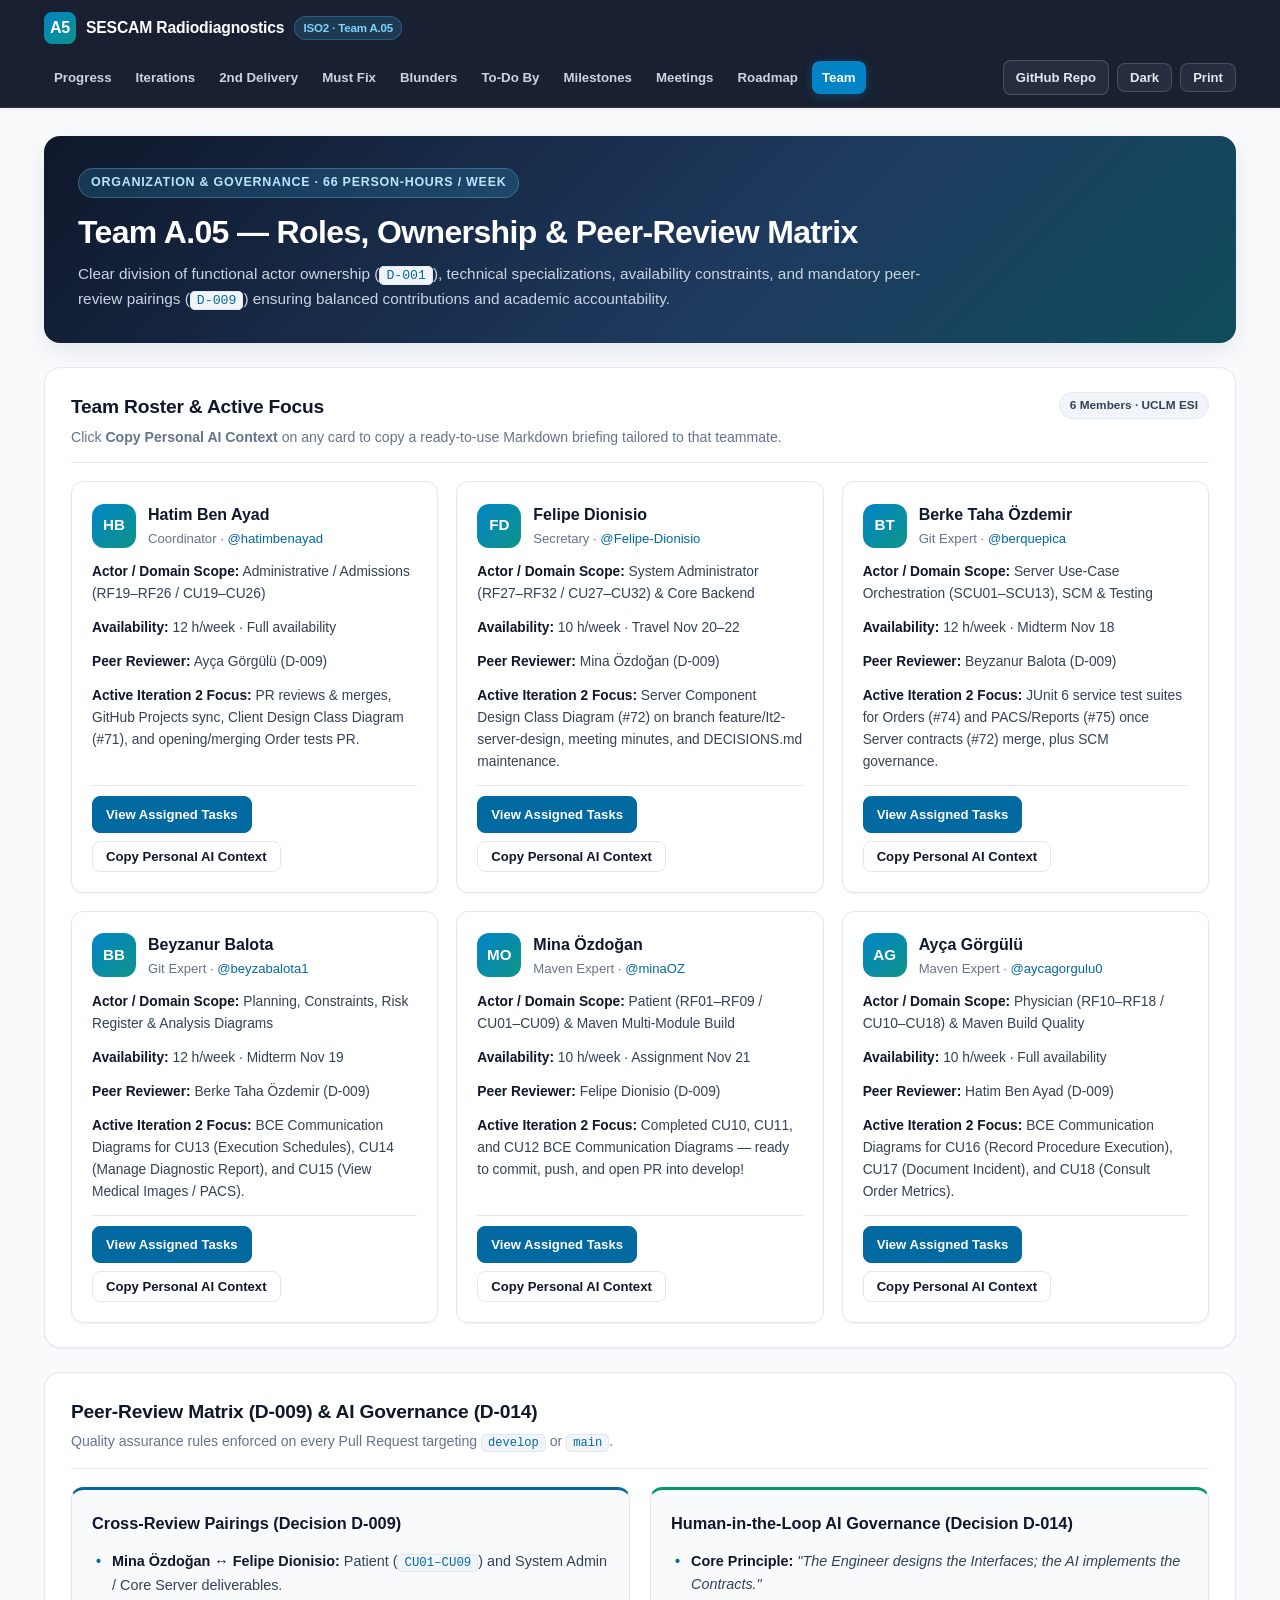
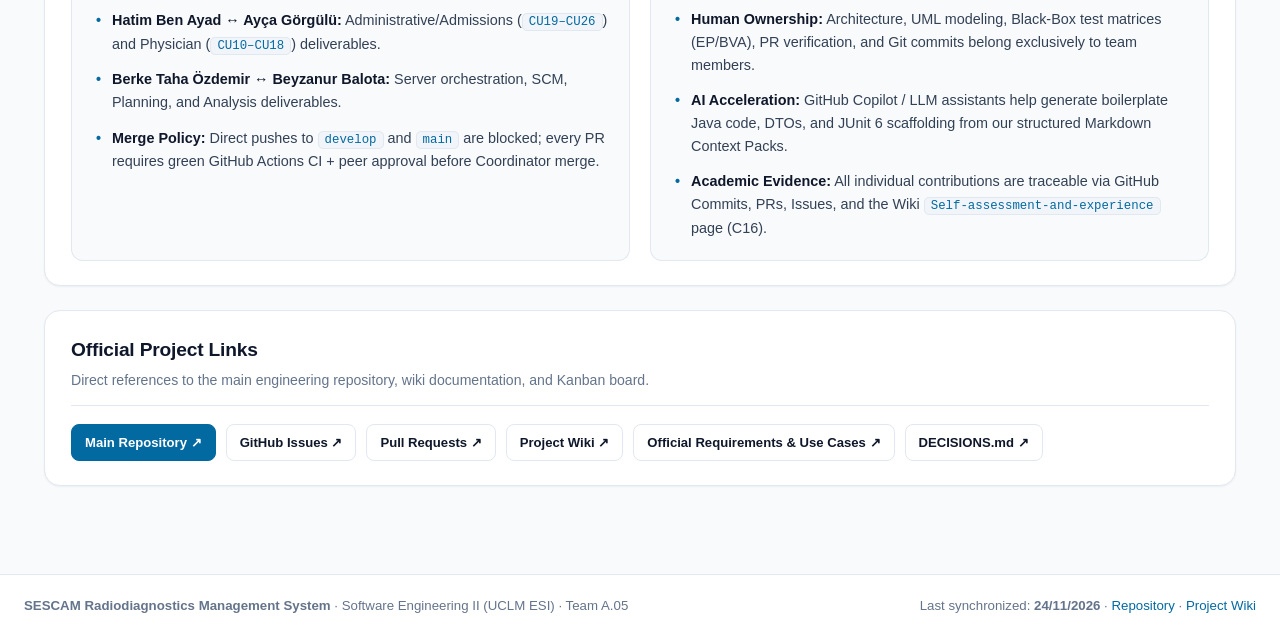
<file: team.html>
<!DOCTYPE html>
<html lang="en">
<head>
  <meta charset="UTF-8">
  <meta name="viewport" content="width=device-width, initial-scale=1.0">
  <title>Team &amp; Governance · SESCAM Radiodiagnostics (ISO2 Team A.05)</title>
  <link rel="stylesheet" href="style.css?v=3">
</head>
<body data-page="team">
  <div id="site-navbar"></div>

  <main class="container">
    <header class="page-hero">
      <div class="hero-eyebrow">Organization &amp; Governance · 66 Person-Hours / Week</div>
      <h1>Team A.05 — Roles, Ownership &amp; Peer-Review Matrix</h1>
      <p>
        Clear division of functional actor ownership (<code>D-001</code>), technical specializations, availability constraints, and mandatory peer-review pairings (<code>D-009</code>) ensuring balanced contributions and academic accountability.
      </p>
    </header>

    <!-- Roster Grid -->
    <section class="section-card">
      <div class="section-header">
        <div>
          <h2>Team Roster &amp; Active Focus</h2>
          <p>Click <strong>Copy Personal AI Context</strong> on any card to copy a ready-to-use Markdown briefing tailored to that teammate.</p>
        </div>
        <span class="badge badge-neutral">6 Members · UCLM ESI</span>
      </div>
      <div id="team-roster-grid" class="team-grid"></div>
    </section>

    <!-- Governance & Review Matrix -->
    <section class="section-card">
      <div class="section-header">
        <div>
          <h2>Peer-Review Matrix (D-009) &amp; AI Governance (D-014)</h2>
          <p>Quality assurance rules enforced on every Pull Request targeting <code>develop</code> or <code>main</code>.</p>
        </div>
      </div>

      <div class="two-col">
        <div class="panel primary-accent">
          <h3>Cross-Review Pairings (Decision D-009)</h3>
          <ul class="clean-list">
            <li><strong>Mina &Ouml;zdo&#287;an &harr; Felipe Dionisio:</strong> Patient (<code>CU01–CU09</code>) and System Admin / Core Server deliverables.</li>
            <li><strong>Hatim Ben Ayad &harr; Ay&ccedil;a G&ouml;rg&uuml;l&uuml;:</strong> Administrative/Admissions (<code>CU19–CU26</code>) and Physician (<code>CU10–CU18</code>) deliverables.</li>
            <li><strong>Berke Taha &Ouml;zdemir &harr; Beyzanur Balota:</strong> Server orchestration, SCM, Planning, and Analysis deliverables.</li>
            <li><strong>Merge Policy:</strong> Direct pushes to <code>develop</code> and <code>main</code> are blocked; every PR requires green GitHub Actions CI + peer approval before Coordinator merge.</li>
          </ul>
        </div>

        <div class="panel success-accent">
          <h3>Human-in-the-Loop AI Governance (Decision D-014)</h3>
          <ul class="clean-list">
            <li><strong>Core Principle:</strong> <em>"The Engineer designs the Interfaces; the AI implements the Contracts."</em></li>
            <li><strong>Human Ownership:</strong> Architecture, UML modeling, Black-Box test matrices (EP/BVA), PR verification, and Git commits belong exclusively to team members.</li>
            <li><strong>AI Acceleration:</strong> GitHub Copilot / LLM assistants help generate boilerplate Java code, DTOs, and JUnit 6 scaffolding from our structured Markdown Context Packs.</li>
            <li><strong>Academic Evidence:</strong> All individual contributions are traceable via GitHub Commits, PRs, Issues, and the Wiki <code>Self-assessment-and-experience</code> page (C16).</li>
          </ul>
        </div>
      </div>
    </section>

    <!-- Useful Links -->
    <section class="section-card">
      <div class="section-header">
        <div>
          <h2>Official Project Links</h2>
          <p>Direct references to the main engineering repository, wiki documentation, and Kanban board.</p>
        </div>
      </div>
      <div style="display:flex;flex-wrap:wrap;gap:10px;">
        <a class="btn btn-primary" href="https://github.com/hatimbenayad/2026-ISO2-A.05" target="_blank" rel="noopener">Main Repository ↗</a>
        <a class="btn" href="https://github.com/hatimbenayad/2026-ISO2-A.05/issues" target="_blank" rel="noopener">GitHub Issues ↗</a>
        <a class="btn" href="https://github.com/hatimbenayad/2026-ISO2-A.05/pulls" target="_blank" rel="noopener">Pull Requests ↗</a>
        <a class="btn" href="https://github.com/hatimbenayad/2026-ISO2-A.05/wiki" target="_blank" rel="noopener">Project Wiki ↗</a>
        <a class="btn" href="https://github.com/hatimbenayad/2026-ISO2-A.05/wiki/Requirements-and-use-cases" target="_blank" rel="noopener">Official Requirements &amp; Use Cases ↗</a>
        <a class="btn" href="https://github.com/hatimbenayad/2026-ISO2-A.05/blob/develop/DECISIONS.md" target="_blank" rel="noopener">DECISIONS.md ↗</a>
      </div>
    </section>
  </main>

  <div id="site-footer"></div>
  <script src="data.js?v=3"></script>
  <script src="app.js?v=3"></script>
</body>
</html>
</file>
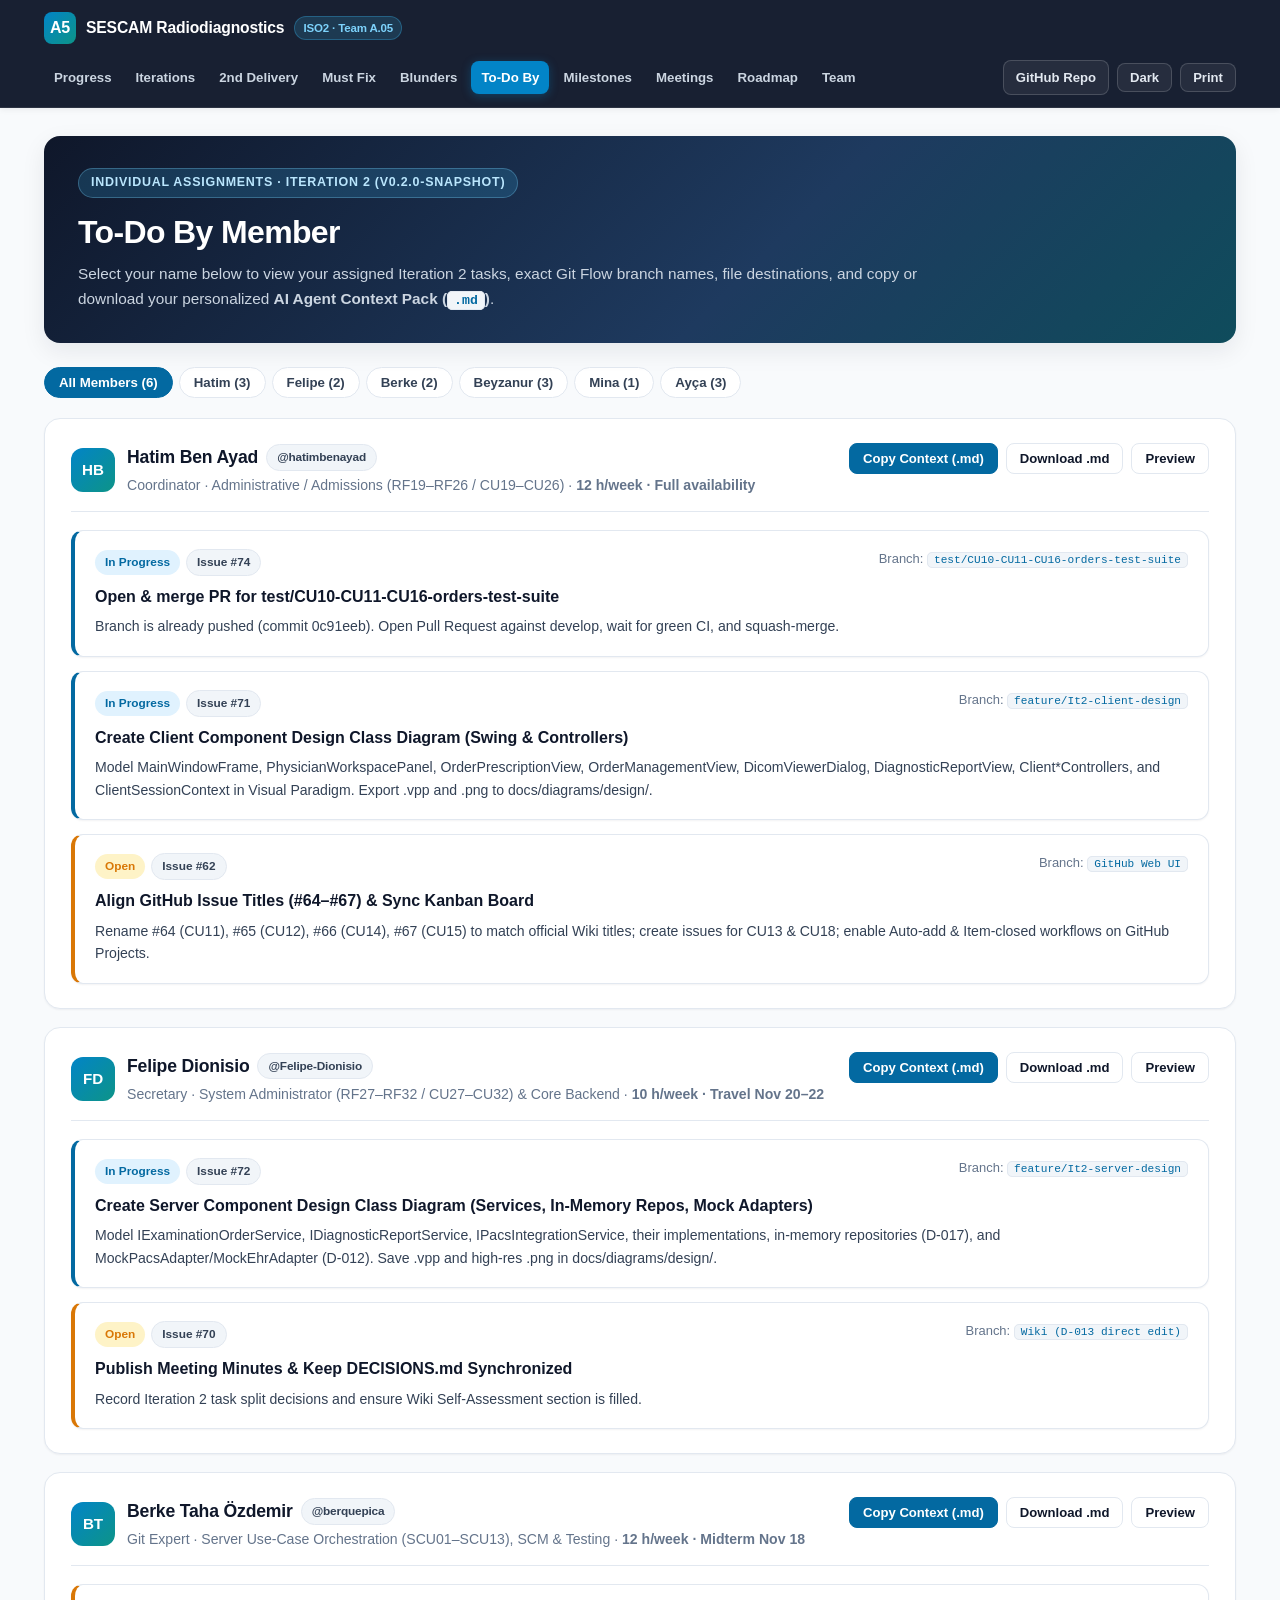
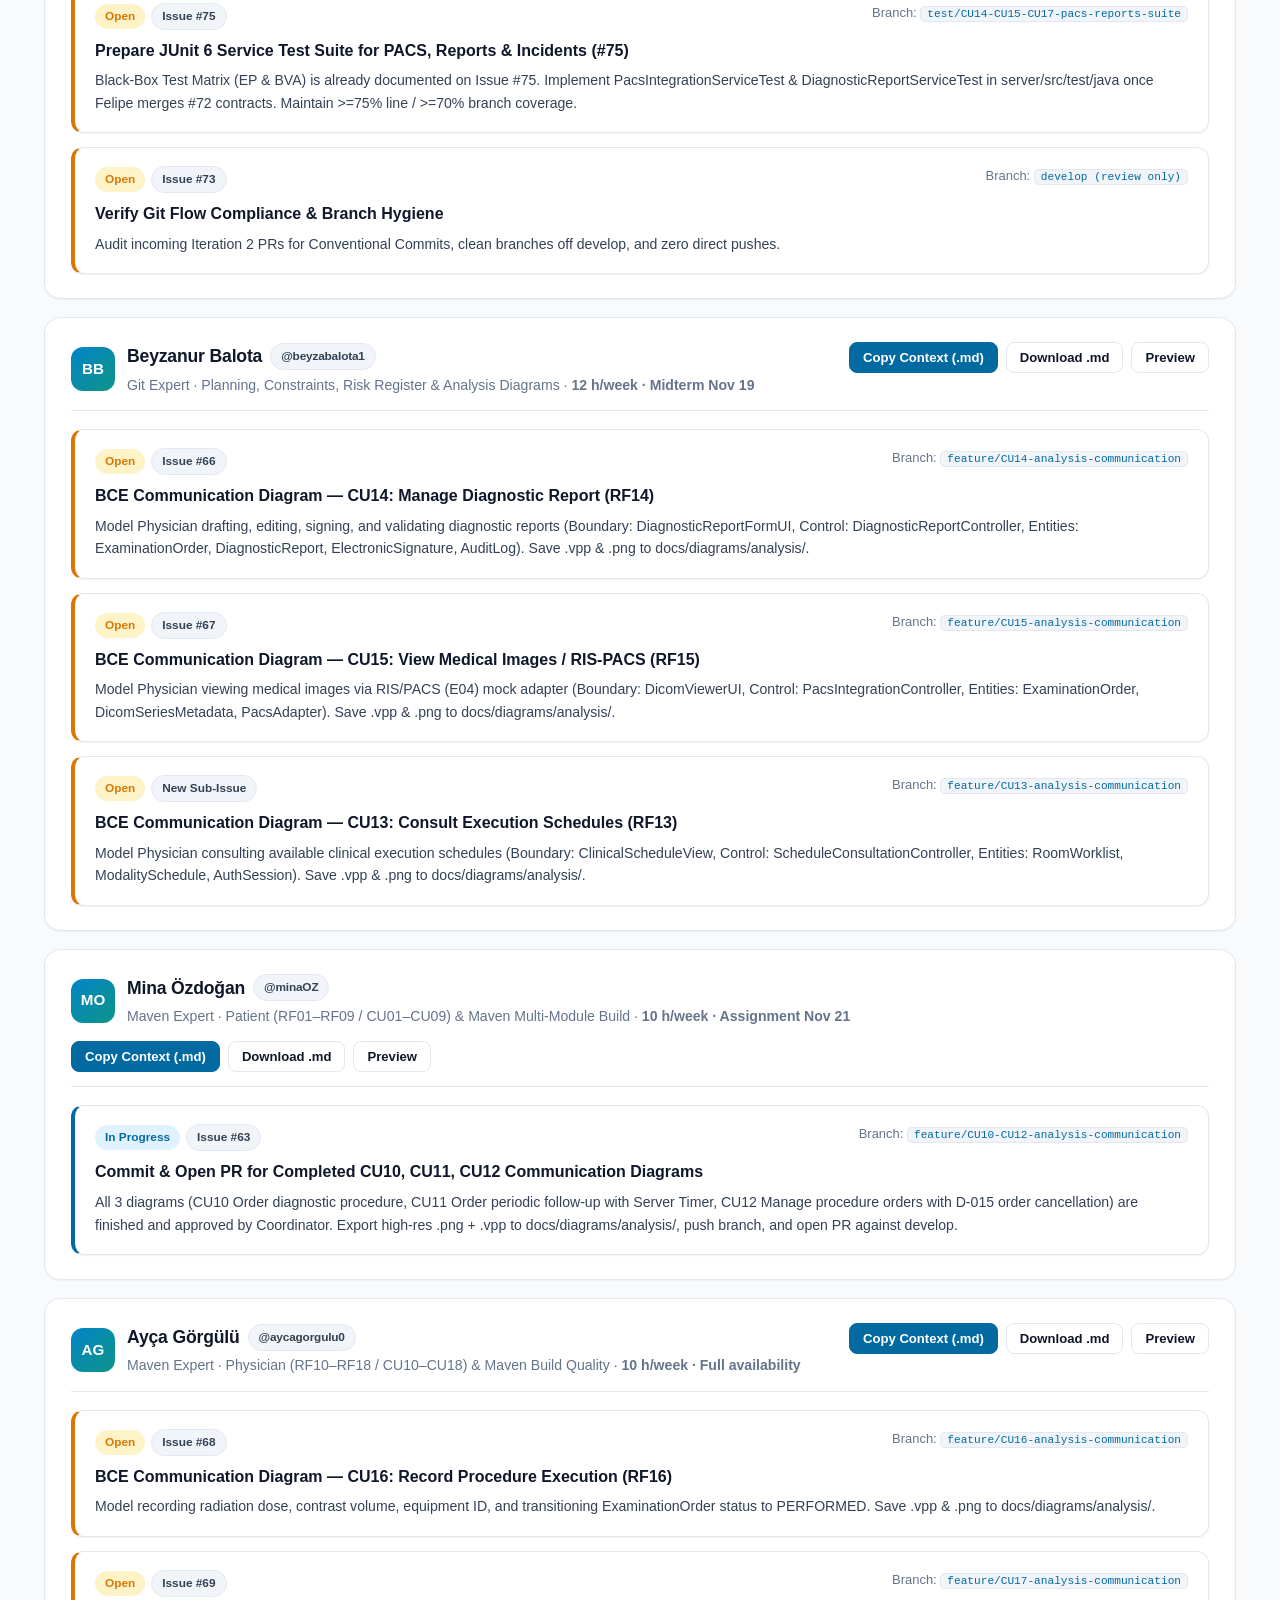
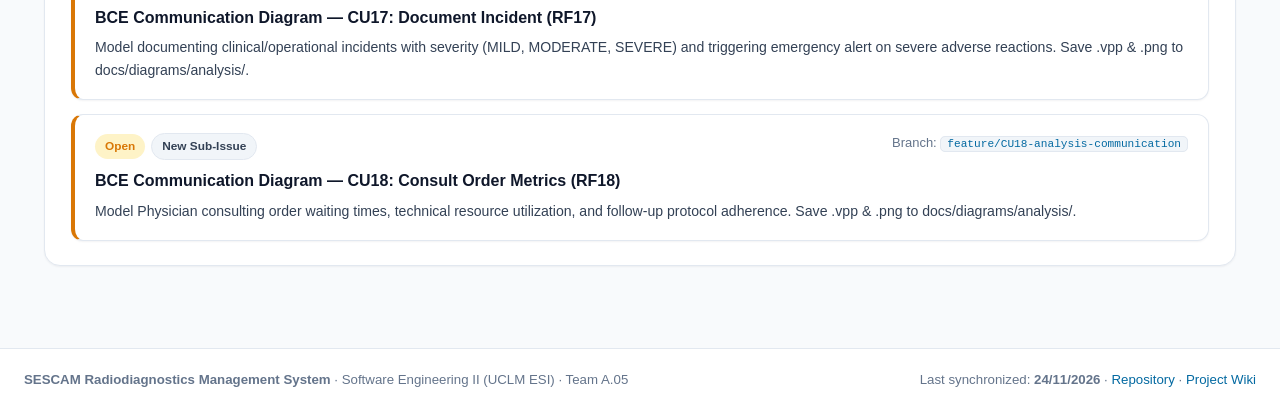
<file: todo-by.html>
<!DOCTYPE html>
<html lang="en">
<head>
  <meta charset="UTF-8">
  <meta name="viewport" content="width=device-width, initial-scale=1.0">
  <title>To-Do By Member · SESCAM Radiodiagnostics (ISO2 Team A.05)</title>
  <link rel="stylesheet" href="style.css?v=3">
</head>
<body data-page="todo-by">
  <div id="site-navbar"></div>

  <main class="container">
    <header class="page-hero">
      <div class="hero-eyebrow">Individual Assignments · Iteration 2 (v0.2.0-SNAPSHOT)</div>
      <h1>To-Do By Member</h1>
      <p>
        Select your name below to view your assigned Iteration 2 tasks, exact Git Flow branch names, file destinations, and copy or download your personalized <strong>AI Agent Context Pack (<code>.md</code>)</strong>.
      </p>
    </header>

    <div class="toolbar">
      <div id="todo-member-filters" class="filter-group"></div>
    </div>

    <div id="todo-member-cards"></div>
  </main>

  <div id="site-footer"></div>
  <script src="data.js?v=3"></script>
  <script src="app.js?v=3"></script>
</body>
</html>
</file>
<file: style.css>
/* ==========================================================================
   SESCAM Radiodiagnostics — Team A.05 Engineering Portal
   Software Engineering II (UCLM ESI) · Unified Process & RADIT Hub
   ========================================================================== */

:root {
  --bg: #f8fafc;
  --surface: #ffffff;
  --surface-subtle: #f1f5f9;
  --border: #e2e8f0;
  --border-strong: #cbd5e1;

  --text-main: #0f172a;
  --text-secondary: #334155;
  --text-muted: #64748b;

  --primary: #0369a1;
  --primary-hover: #075985;
  --primary-soft: #e0f2fe;
  --accent: #0d9488;
  --accent-soft: #ccfbf1;

  --success: #059669;
  --success-soft: #d1fae5;
  --warning: #d97706;
  --warning-soft: #fef3c7;
  --danger: #dc2626;
  --danger-soft: #fee2e2;
  --purple: #7c3aed;
  --purple-soft: #ede9fe;

  --nav-bg: rgba(15, 23, 42, 0.96);
  --shadow-xs: 0 1px 2px rgba(15, 23, 42, 0.05);
  --shadow-sm: 0 2px 6px rgba(15, 23, 42, 0.06);
  --shadow-md: 0 8px 24px rgba(15, 23, 42, 0.08);
  --radius-sm: 8px;
  --radius-md: 12px;
  --radius-lg: 16px;
  --font-sans: -apple-system, BlinkMacSystemFont, "Segoe UI", Inter, Roboto, Helvetica, Arial, sans-serif;
  --font-mono: ui-monospace, SFMono-Regular, Menlo, Monaco, Consolas, "Liberation Mono", monospace;
}

[data-theme="dark"] {
  --bg: #0b1120;
  --surface: #111c32;
  --surface-subtle: #1b2842;
  --border: #243451;
  --border-strong: #33476b;

  --text-main: #f1f5f9;
  --text-secondary: #cbd5e1;
  --text-muted: #94a3b8;

  --primary: #38bdf8;
  --primary-hover: #7dd3fc;
  --primary-soft: rgba(56, 189, 248, 0.14);
  --accent: #2dd4bf;
  --accent-soft: rgba(45, 212, 191, 0.14);

  --success: #34d399;
  --success-soft: rgba(52, 211, 153, 0.14);
  --warning: #fbbf24;
  --warning-soft: rgba(251, 191, 36, 0.15);
  --danger: #f87171;
  --danger-soft: rgba(248, 113, 113, 0.15);
  --purple: #a78bfa;
  --purple-soft: rgba(167, 139, 250, 0.15);

  --shadow-xs: 0 1px 2px rgba(0, 0, 0, 0.3);
  --shadow-sm: 0 2px 8px rgba(0, 0, 0, 0.35);
  --shadow-md: 0 10px 28px rgba(0, 0, 0, 0.45);
}

*, *::before, *::after {
  box-sizing: border-box;
  margin: 0;
  padding: 0;
}

html {
  scroll-behavior: smooth;
}

body {
  font-family: var(--font-sans);
  background: var(--bg);
  color: var(--text-main);
  line-height: 1.6;
  min-height: 100vh;
  display: flex;
  flex-direction: column;
  transition: background 0.2s ease, color 0.2s ease;
}

a {
  color: var(--primary);
  text-decoration: none;
}
a:hover {
  text-decoration: underline;
}

code {
  font-family: var(--font-mono);
  font-size: 0.86em;
  background: var(--surface-subtle);
  border: 1px solid var(--border);
  padding: 1px 6px;
  border-radius: 5px;
  color: var(--primary);
}

/* ==========================================================================
   TOP NAVIGATION
   ========================================================================== */
.navbar {
  position: sticky;
  top: 0;
  z-index: 100;
  background: var(--nav-bg);
  backdrop-filter: blur(10px);
  border-bottom: 1px solid rgba(255, 255, 255, 0.09);
  box-shadow: var(--shadow-sm);
}

.navbar-inner {
  max-width: 1240px;
  margin: 0 auto;
  padding: 12px 24px;
  display: flex;
  align-items: center;
  justify-content: space-between;
  gap: 16px;
  flex-wrap: wrap;
}

.brand {
  display: flex;
  align-items: center;
  gap: 10px;
  color: #ffffff;
  font-weight: 700;
  font-size: 0.98rem;
  letter-spacing: -0.01em;
}
.brand:hover {
  text-decoration: none;
}

.brand-mark {
  display: inline-flex;
  align-items: center;
  justify-content: center;
  width: 32px;
  height: 32px;
  border-radius: 8px;
  background: linear-gradient(135deg, #0284c7, #0d9488);
  color: #fff;
  font-size: 1rem;
  font-weight: 800;
}

.brand-sub {
  font-size: 0.72rem;
  font-weight: 600;
  padding: 2px 8px;
  border-radius: 999px;
  background: rgba(56, 189, 248, 0.16);
  color: #7dd3fc;
  border: 1px solid rgba(56, 189, 248, 0.3);
}

.nav-links {
  list-style: none;
  display: flex;
  align-items: center;
  gap: 4px;
  flex-wrap: wrap;
}

.nav-links a {
  display: inline-flex;
  align-items: center;
  gap: 5px;
  padding: 6px 10px;
  border-radius: 8px;
  font-size: 0.83rem;
  font-weight: 600;
  color: #cbd5e1;
  transition: background 0.15s ease, color 0.15s ease;
}

.nav-links a:hover {
  background: rgba(255, 255, 255, 0.08);
  color: #ffffff;
  text-decoration: none;
}

.nav-links a.active {
  background: #0284c7;
  color: #ffffff;
  box-shadow: 0 2px 10px rgba(2, 132, 199, 0.35);
}

.nav-actions {
  display: flex;
  align-items: center;
  gap: 8px;
}

.nav-btn {
  display: inline-flex;
  align-items: center;
  gap: 6px;
  padding: 6px 12px;
  border-radius: 8px;
  border: 1px solid rgba(255, 255, 255, 0.16);
  background: rgba(255, 255, 255, 0.06);
  color: #e2e8f0;
  font-size: 0.82rem;
  font-weight: 600;
  cursor: pointer;
  transition: background 0.15s ease;
}
.nav-btn:hover {
  background: rgba(255, 255, 255, 0.14);
}

/* ==========================================================================
   MAIN LAYOUT & PAGE HEADER
   ========================================================================== */
.container {
  max-width: 1240px;
  width: 100%;
  margin: 0 auto;
  padding: 28px 24px 64px;
  flex: 1;
}

.page-hero {
  background: linear-gradient(135deg, #0f172a 0%, #1e3a5f 60%, #0f4c5c 100%);
  color: #ffffff;
  border-radius: var(--radius-lg);
  padding: 32px 34px;
  margin-bottom: 24px;
  box-shadow: var(--shadow-md);
  position: relative;
  overflow: hidden;
}

.hero-eyebrow {
  display: inline-flex;
  align-items: center;
  gap: 8px;
  font-size: 0.78rem;
  font-weight: 700;
  text-transform: uppercase;
  letter-spacing: 0.06em;
  padding: 4px 12px;
  border-radius: 999px;
  background: rgba(56, 189, 248, 0.18);
  color: #bae6fd;
  border: 1px solid rgba(125, 211, 252, 0.3);
  margin-bottom: 14px;
}

.page-hero h1 {
  font-size: clamp(1.55rem, 2.5vw, 2.1rem);
  font-weight: 800;
  letter-spacing: -0.02em;
  line-height: 1.25;
  margin-bottom: 10px;
}

.page-hero p {
  color: #cbd5e1;
  font-size: 0.96rem;
  max-width: 860px;
}

.hero-meta {
  display: flex;
  flex-wrap: wrap;
  gap: 10px;
  margin-top: 18px;
}

.meta-pill {
  display: inline-flex;
  align-items: center;
  gap: 6px;
  font-size: 0.8rem;
  font-weight: 600;
  padding: 5px 12px;
  border-radius: 999px;
  background: rgba(255, 255, 255, 0.1);
  border: 1px solid rgba(255, 255, 255, 0.16);
  color: #f8fafc;
}
.meta-pill.green {
  background: rgba(16, 185, 129, 0.2);
  border-color: rgba(52, 211, 153, 0.4);
  color: #a7f3d0;
}

/* Purpose Notice Banner */
.purpose-banner {
  background: var(--surface);
  border: 1px solid var(--border);
  border-left: 5px solid var(--primary);
  border-radius: var(--radius-md);
  padding: 20px 24px;
  margin-bottom: 24px;
  box-shadow: var(--shadow-xs);
  display: flex;
  gap: 16px;
  align-items: flex-start;
}

.purpose-icon {
  flex-shrink: 0;
  width: 40px;
  height: 40px;
  border-radius: 10px;
  background: var(--primary-soft);
  color: var(--primary);
  display: flex;
  align-items: center;
  justify-content: center;
  font-size: 1.25rem;
}

.purpose-banner h2 {
  font-size: 1.02rem;
  font-weight: 700;
  margin-bottom: 4px;
  color: var(--text-main);
}

.purpose-banner p {
  font-size: 0.91rem;
  color: var(--text-secondary);
}

/* ==========================================================================
   KPI & QUICK-NAV GRIDS
   ========================================================================== */
.kpi-grid {
  display: grid;
  grid-template-columns: repeat(auto-fit, minmax(220px, 1fr));
  gap: 16px;
  margin-bottom: 26px;
}

.kpi-card {
  background: var(--surface);
  border: 1px solid var(--border);
  border-radius: var(--radius-md);
  padding: 18px 20px;
  box-shadow: var(--shadow-xs);
}

.kpi-label {
  font-size: 0.78rem;
  font-weight: 700;
  text-transform: uppercase;
  letter-spacing: 0.04em;
  color: var(--text-muted);
  display: flex;
  justify-content: space-between;
  align-items: center;
  margin-bottom: 8px;
}

.kpi-value {
  font-size: 1.7rem;
  font-weight: 800;
  color: var(--text-main);
  letter-spacing: -0.02em;
}

.kpi-sub {
  font-size: 0.82rem;
  color: var(--text-muted);
  margin-top: 6px;
}

.progress-bar {
  height: 7px;
  background: var(--surface-subtle);
  border-radius: 999px;
  overflow: hidden;
  margin-top: 10px;
}

.progress-fill {
  height: 100%;
  border-radius: 999px;
  background: linear-gradient(90deg, var(--primary), var(--accent));
}
.progress-fill.green {
  background: var(--success);
}

/* Hub Directory Cards */
.hub-grid {
  display: grid;
  grid-template-columns: repeat(auto-fit, minmax(290px, 1fr));
  gap: 16px;
  margin-bottom: 28px;
}

.hub-card {
  display: flex;
  flex-direction: column;
  justify-content: space-between;
  background: var(--surface);
  border: 1px solid var(--border);
  border-radius: var(--radius-md);
  padding: 20px;
  box-shadow: var(--shadow-xs);
  transition: transform 0.15s ease, border-color 0.15s ease, box-shadow 0.15s ease;
  color: inherit;
}

.hub-card:hover {
  transform: translateY(-2px);
  border-color: var(--primary);
  box-shadow: var(--shadow-md);
  text-decoration: none;
}

.hub-card-top {
  display: flex;
  align-items: center;
  justify-content: space-between;
  margin-bottom: 10px;
}

.hub-card h3 {
  font-size: 1.02rem;
  font-weight: 700;
  color: var(--text-main);
}

.hub-card p {
  font-size: 0.87rem;
  color: var(--text-muted);
  margin-bottom: 14px;
}

.hub-card-link {
  font-size: 0.84rem;
  font-weight: 700;
  color: var(--primary);
}

/* ==========================================================================
   SECTIONS, CARDS & BADGES
   ========================================================================== */
.section-card {
  background: var(--surface);
  border: 1px solid var(--border);
  border-radius: var(--radius-lg);
  padding: 24px 26px;
  margin-bottom: 24px;
  box-shadow: var(--shadow-xs);
}

.section-header {
  display: flex;
  align-items: flex-start;
  justify-content: space-between;
  gap: 14px;
  flex-wrap: wrap;
  margin-bottom: 18px;
  padding-bottom: 14px;
  border-bottom: 1px solid var(--border);
}

.section-header h2 {
  font-size: 1.2rem;
  font-weight: 800;
  letter-spacing: -0.01em;
  display: flex;
  align-items: center;
  gap: 8px;
}

.section-header p {
  font-size: 0.88rem;
  color: var(--text-muted);
  margin-top: 3px;
}

.two-col {
  display: grid;
  grid-template-columns: repeat(auto-fit, minmax(360px, 1fr));
  gap: 20px;
}

.panel {
  background: var(--bg);
  border: 1px solid var(--border);
  border-radius: var(--radius-md);
  padding: 20px;
}

.panel.success-accent {
  border-top: 3px solid var(--success);
}
.panel.primary-accent {
  border-top: 3px solid var(--primary);
}
.panel.warning-accent {
  border-top: 3px solid var(--warning);
}
.panel.danger-accent {
  border-top: 3px solid var(--danger);
}
.panel.purple-accent {
  border-top: 3px solid var(--purple);
}

.panel h3 {
  font-size: 1.02rem;
  font-weight: 700;
  margin-bottom: 14px;
  display: flex;
  align-items: center;
  justify-content: space-between;
  gap: 8px;
}

.clean-list {
  list-style: none;
  display: flex;
  flex-direction: column;
  gap: 12px;
}

.clean-list li {
  font-size: 0.9rem;
  color: var(--text-secondary);
  padding-left: 20px;
  position: relative;
}

.clean-list li::before {
  content: "•";
  position: absolute;
  left: 4px;
  color: var(--primary);
  font-weight: 800;
}

.clean-list strong {
  color: var(--text-main);
}

/* Badges */
.badge {
  display: inline-flex;
  align-items: center;
  gap: 5px;
  font-size: 0.74rem;
  font-weight: 700;
  padding: 3px 10px;
  border-radius: 999px;
  white-space: nowrap;
}

.badge-done {
  background: var(--success-soft);
  color: var(--success);
}
.badge-progress {
  background: var(--primary-soft);
  color: var(--primary);
}
.badge-open {
  background: var(--warning-soft);
  color: var(--warning);
}
.badge-critical {
  background: var(--danger-soft);
  color: var(--danger);
}
.badge-planned {
  background: var(--purple-soft);
  color: var(--purple);
}
.badge-neutral {
  background: var(--surface-subtle);
  color: var(--text-secondary);
  border: 1px solid var(--border);
}

/* ==========================================================================
   FILTERS & BUTTONS
   ========================================================================== */
.toolbar {
  display: flex;
  flex-wrap: wrap;
  align-items: center;
  justify-content: space-between;
  gap: 12px;
  margin-bottom: 20px;
}

.filter-group {
  display: flex;
  flex-wrap: wrap;
  gap: 6px;
}

.filter-btn {
  padding: 7px 14px;
  border-radius: 999px;
  border: 1px solid var(--border);
  background: var(--surface);
  color: var(--text-secondary);
  font-size: 0.83rem;
  font-weight: 600;
  cursor: pointer;
  transition: all 0.15s ease;
}

.filter-btn:hover {
  border-color: var(--primary);
  color: var(--primary);
}

.filter-btn.active {
  background: var(--primary);
  border-color: var(--primary);
  color: #ffffff;
}

.search-input {
  padding: 8px 14px;
  border-radius: 999px;
  border: 1px solid var(--border);
  background: var(--surface);
  color: var(--text-main);
  font-size: 0.86rem;
  min-width: 240px;
  outline: none;
}
.search-input:focus {
  border-color: var(--primary);
  box-shadow: 0 0 0 3px var(--primary-soft);
}

.btn {
  display: inline-flex;
  align-items: center;
  gap: 6px;
  padding: 7px 13px;
  border-radius: var(--radius-sm);
  border: 1px solid var(--border);
  background: var(--surface);
  color: var(--text-main);
  font-size: 0.82rem;
  font-weight: 600;
  cursor: pointer;
  transition: all 0.15s ease;
}

.btn:hover {
  border-color: var(--primary);
  color: var(--primary);
  text-decoration: none;
}

.btn-primary {
  background: var(--primary);
  border-color: var(--primary);
  color: #ffffff;
}
.btn-primary:hover {
  background: var(--primary-hover);
  border-color: var(--primary-hover);
  color: #ffffff;
}

.btn-accent {
  background: var(--accent);
  border-color: var(--accent);
  color: #ffffff;
}
.btn-accent:hover {
  filter: brightness(0.94);
  color: #ffffff;
}

/* ==========================================================================
   ISSUE & TASK CARDS
   ========================================================================== */
.issue-list {
  display: flex;
  flex-direction: column;
  gap: 14px;
}

.issue-card {
  background: var(--surface);
  border: 1px solid var(--border);
  border-left: 4px solid var(--primary);
  border-radius: var(--radius-md);
  padding: 18px 20px;
  box-shadow: var(--shadow-xs);
  transition: border-color 0.15s ease, box-shadow 0.15s ease;
}
.issue-card:hover {
  box-shadow: var(--shadow-sm);
}
.issue-card.status-done {
  border-left-color: var(--success);
}
.issue-card.status-open {
  border-left-color: var(--warning);
}
.issue-card.status-planned {
  border-left-color: var(--purple);
}
.issue-card.status-critical {
  border-left-color: var(--danger);
}

.issue-top {
  display: flex;
  align-items: flex-start;
  justify-content: space-between;
  gap: 12px;
  flex-wrap: wrap;
  margin-bottom: 8px;
}

.issue-badges {
  display: flex;
  flex-wrap: wrap;
  align-items: center;
  gap: 6px;
}

.issue-title {
  font-size: 1rem;
  font-weight: 700;
  color: var(--text-main);
  margin-bottom: 6px;
}

.issue-desc {
  font-size: 0.88rem;
  color: var(--text-secondary);
  margin-bottom: 12px;
}

.issue-meta {
  display: flex;
  flex-wrap: wrap;
  gap: 14px;
  font-size: 0.81rem;
  color: var(--text-muted);
  margin-bottom: 14px;
}

.issue-actions {
  display: flex;
  flex-wrap: wrap;
  gap: 8px;
  padding-top: 12px;
  border-top: 1px solid var(--border);
}

/* ==========================================================================
   TIMELINE & TABLES (ROADMAP / TEAM)
   ========================================================================== */
.timeline {
  display: flex;
  flex-direction: column;
  gap: 16px;
}

.timeline-item {
  display: grid;
  grid-template-columns: 190px 1fr;
  gap: 20px;
  background: var(--surface);
  border: 1px solid var(--border);
  border-radius: var(--radius-md);
  padding: 20px;
  box-shadow: var(--shadow-xs);
}

.timeline-item.active-phase {
  border: 2px solid var(--primary);
  box-shadow: 0 4px 18px rgba(3, 105, 161, 0.14);
}

.timeline-item.freeze-phase {
  background: var(--surface-subtle);
  border-style: dashed;
}

.timeline-left {
  border-right: 1px solid var(--border);
  padding-right: 16px;
}

.timeline-phase-tag {
  font-size: 0.78rem;
  font-weight: 800;
  text-transform: uppercase;
  letter-spacing: 0.05em;
  color: var(--primary);
  margin-bottom: 4px;
}

.timeline-dates {
  font-size: 0.84rem;
  font-weight: 600;
  color: var(--text-main);
  margin-bottom: 8px;
}

.data-table-wrap {
  overflow-x: auto;
}

.data-table {
  width: 100%;
  border-collapse: collapse;
  font-size: 0.88rem;
}

.data-table th,
.data-table td {
  text-align: left;
  padding: 12px 14px;
  border-bottom: 1px solid var(--border);
  vertical-align: top;
}

.data-table th {
  font-size: 0.76rem;
  font-weight: 700;
  text-transform: uppercase;
  letter-spacing: 0.04em;
  color: var(--text-muted);
  background: var(--surface-subtle);
}

.data-table tbody tr:hover {
  background: var(--surface-subtle);
}

/* Team Cards */
.team-grid {
  display: grid;
  grid-template-columns: repeat(auto-fit, minmax(320px, 1fr));
  gap: 18px;
}

.member-card {
  background: var(--surface);
  border: 1px solid var(--border);
  border-radius: var(--radius-md);
  padding: 20px;
  box-shadow: var(--shadow-xs);
  display: flex;
  flex-direction: column;
  gap: 12px;
}

.member-header {
  display: flex;
  align-items: center;
  gap: 12px;
}

.avatar {
  width: 44px;
  height: 44px;
  border-radius: 12px;
  background: linear-gradient(135deg, #0284c7, #0d9488);
  color: #ffffff;
  font-weight: 800;
  font-size: 0.95rem;
  display: flex;
  align-items: center;
  justify-content: center;
  flex-shrink: 0;
}

.member-name {
  font-size: 1rem;
  font-weight: 700;
  color: var(--text-main);
}

.member-role {
  font-size: 0.82rem;
  color: var(--text-muted);
}

.member-kv {
  font-size: 0.86rem;
  color: var(--text-secondary);
}
.member-kv strong {
  color: var(--text-main);
}

/* ==========================================================================
   MODAL & TOAST
   ========================================================================== */
.modal-backdrop {
  position: fixed;
  inset: 0;
  background: rgba(15, 23, 42, 0.65);
  backdrop-filter: blur(4px);
  display: none;
  align-items: center;
  justify-content: center;
  padding: 20px;
  z-index: 200;
}

.modal-backdrop.open {
  display: flex;
}

.modal-box {
  background: var(--surface);
  border: 1px solid var(--border);
  border-radius: var(--radius-lg);
  max-width: 820px;
  width: 100%;
  max-height: 85vh;
  display: flex;
  flex-direction: column;
  box-shadow: var(--shadow-md);
}

.modal-head {
  padding: 16px 22px;
  border-bottom: 1px solid var(--border);
  display: flex;
  align-items: center;
  justify-content: space-between;
  gap: 12px;
}

.modal-head h3 {
  font-size: 1rem;
  font-weight: 700;
}

.modal-body {
  padding: 18px 22px;
  overflow-y: auto;
  flex: 1;
}

.context-pre {
  font-family: var(--font-mono);
  font-size: 0.82rem;
  line-height: 1.55;
  white-space: pre-wrap;
  word-break: break-word;
  background: var(--surface-subtle);
  border: 1px solid var(--border);
  border-radius: var(--radius-sm);
  padding: 16px;
  color: var(--text-main);
}

.modal-foot {
  padding: 14px 22px;
  border-top: 1px solid var(--border);
  display: flex;
  justify-content: flex-end;
  gap: 8px;
}

.toast {
  position: fixed;
  bottom: 24px;
  right: 24px;
  background: #0f172a;
  color: #ffffff;
  padding: 12px 18px;
  border-radius: 10px;
  font-size: 0.87rem;
  font-weight: 600;
  box-shadow: var(--shadow-md);
  border: 1px solid rgba(56, 189, 248, 0.35);
  opacity: 0;
  transform: translateY(12px);
  pointer-events: none;
  transition: opacity 0.2s ease, transform 0.2s ease;
  z-index: 300;
}

.toast.show {
  opacity: 1;
  transform: translateY(0);
}

/* ==========================================================================
   FOOTER & RESPONSIVE
   ========================================================================== */
.site-footer {
  border-top: 1px solid var(--border);
  background: var(--surface);
  padding: 20px 24px;
  font-size: 0.83rem;
  color: var(--text-muted);
}

.footer-inner {
  max-width: 1240px;
  margin: 0 auto;
  display: flex;
  justify-content: space-between;
  align-items: center;
  flex-wrap: wrap;
  gap: 12px;
}

@media (max-width: 760px) {
  .timeline-item {
    grid-template-columns: 1fr;
  }
  .timeline-left {
    border-right: none;
    border-bottom: 1px solid var(--border);
    padding-right: 0;
    padding-bottom: 12px;
  }
  .two-col {
    grid-template-columns: 1fr;
  }
  .purpose-banner {
    flex-direction: column;
  }
}

@media print {
  .navbar, .nav-actions, .toolbar, .issue-actions, .modal-backdrop, .toast {
    display: none !important;
  }
  body {
    background: #ffffff;
    color: #000000;
  }
  .section-card, .issue-card, .timeline-item {
    box-shadow: none;
    break-inside: avoid;
  }
}
</file>
